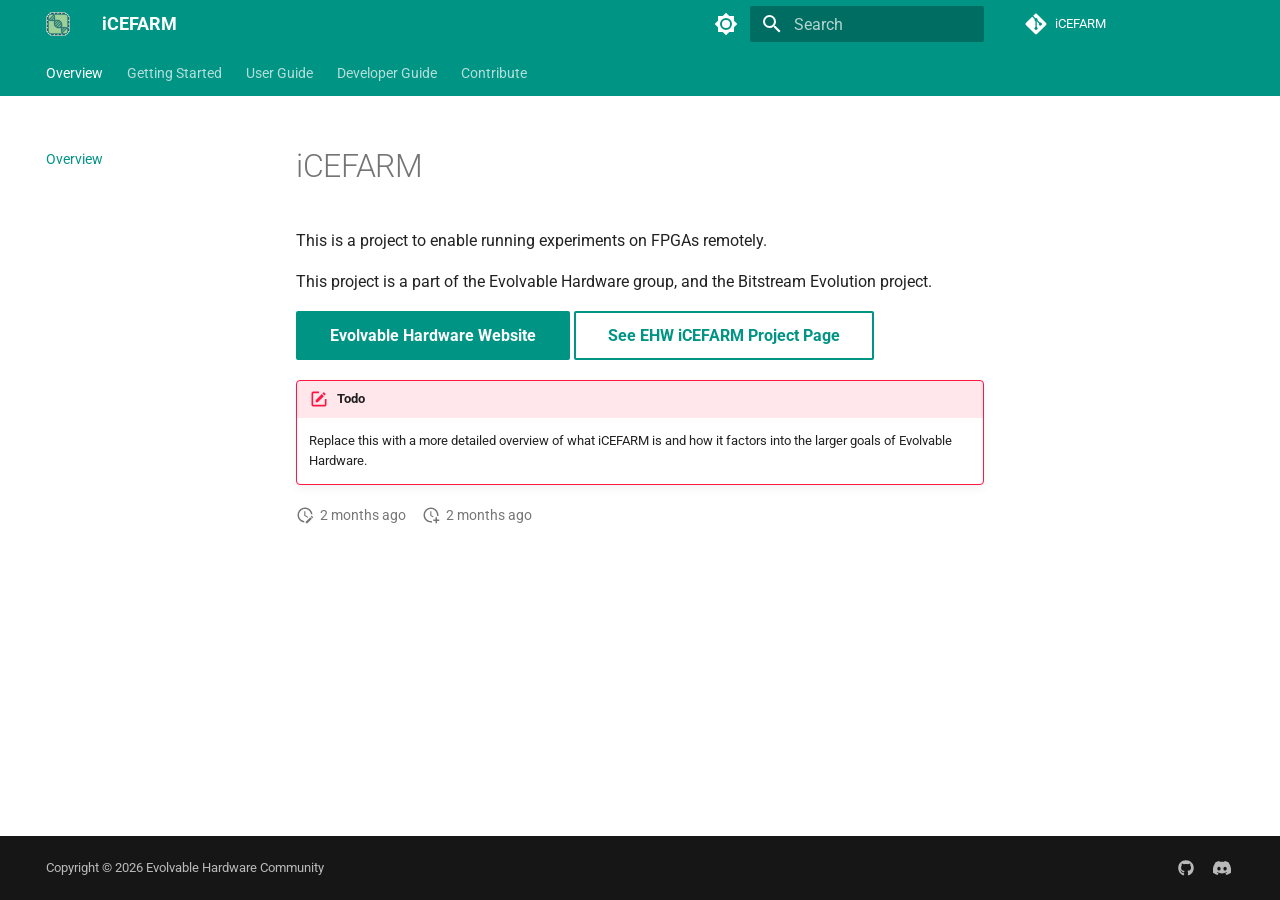
<file: index.html>
<!doctype html><html lang=en class=no-js> <head><meta charset=utf-8><meta name=viewport content="width=device-width,initial-scale=1"><meta name=description content="A tool to run evolution experiments on multiple ice40 FPGAs. (Currently only support pico2ice boards.)"><meta name=author content="Evolvable Hardware Community"><link href=getting_started/ rel=next><link rel=icon href=assets/favicon.png><meta name=generator content="mkdocs-1.6.1, mkdocs-material-9.7.7"><title>iCEFARM</title><link rel=stylesheet href=assets/stylesheets/main.ec1eaa64.min.css><link rel=stylesheet href=assets/stylesheets/palette.ab4e12ef.min.css><link rel=preconnect href=https://fonts.gstatic.com crossorigin><link rel=stylesheet href="https://fonts.googleapis.com/css?family=Roboto:300,300i,400,400i,700,700i%7CRoboto+Mono:400,400i,700,700i&display=fallback"><style>:root{--md-text-font:"Roboto";--md-code-font:"Roboto Mono"}</style><link rel=stylesheet href=css/timeago.css><link rel=stylesheet href=stylesheets/extra.css><script>__md_scope=new URL(".",location),__md_hash=e=>[...e].reduce(((e,_)=>(e<<5)-e+_.charCodeAt(0)),0),__md_get=(e,_=localStorage,t=__md_scope)=>JSON.parse(_.getItem(t.pathname+"."+e)),__md_set=(e,_,t=localStorage,a=__md_scope)=>{try{t.setItem(a.pathname+"."+e,JSON.stringify(_))}catch(e){}}</script></head> <body dir=ltr data-md-color-scheme=default data-md-color-primary=teal data-md-color-accent=teal> <input class=md-toggle data-md-toggle=drawer type=checkbox id=__drawer autocomplete=off> <input class=md-toggle data-md-toggle=search type=checkbox id=__search autocomplete=off> <label class=md-overlay for=__drawer></label> <div data-md-component=skip> <a href=#icefarm class=md-skip> Skip to content </a> </div> <div data-md-component=announce> </div> <header class=md-header data-md-component=header> <nav class="md-header__inner md-grid" aria-label=Header> <a href=. title=iCEFARM class="md-header__button md-logo" aria-label=iCEFARM data-md-component=logo> <img src=assets/favicon.png alt=logo> </a> <label class="md-header__button md-icon" for=__drawer> <svg xmlns=http://www.w3.org/2000/svg viewbox="0 0 24 24"><path d="M3 6h18v2H3zm0 5h18v2H3zm0 5h18v2H3z"/></svg> </label> <div class=md-header__title data-md-component=header-title> <div class=md-header__ellipsis> <div class=md-header__topic> <span class=md-ellipsis> iCEFARM </span> </div> <div class=md-header__topic data-md-component=header-topic> <span class=md-ellipsis> Overview </span> </div> </div> </div> <form class=md-header__option data-md-component=palette> <input class=md-option data-md-color-media data-md-color-scheme=default data-md-color-primary=teal data-md-color-accent=teal aria-label="Switch to dark mode" type=radio name=__palette id=__palette_0> <label class="md-header__button md-icon" title="Switch to dark mode" for=__palette_1 hidden> <svg xmlns=http://www.w3.org/2000/svg viewbox="0 0 24 24"><path d="M12 8a4 4 0 0 0-4 4 4 4 0 0 0 4 4 4 4 0 0 0 4-4 4 4 0 0 0-4-4m0 10a6 6 0 0 1-6-6 6 6 0 0 1 6-6 6 6 0 0 1 6 6 6 6 0 0 1-6 6m8-9.31V4h-4.69L12 .69 8.69 4H4v4.69L.69 12 4 15.31V20h4.69L12 23.31 15.31 20H20v-4.69L23.31 12z"/></svg> </label> <input class=md-option data-md-color-media data-md-color-scheme=slate data-md-color-primary=teal data-md-color-accent=teal aria-label="Switch to light mode" type=radio name=__palette id=__palette_1> <label class="md-header__button md-icon" title="Switch to light mode" for=__palette_0 hidden> <svg xmlns=http://www.w3.org/2000/svg viewbox="0 0 24 24"><path d="M12 18c-.89 0-1.74-.2-2.5-.55C11.56 16.5 13 14.42 13 12s-1.44-4.5-3.5-5.45C10.26 6.2 11.11 6 12 6a6 6 0 0 1 6 6 6 6 0 0 1-6 6m8-9.31V4h-4.69L12 .69 8.69 4H4v4.69L.69 12 4 15.31V20h4.69L12 23.31 15.31 20H20v-4.69L23.31 12z"/></svg> </label> </form> <script>var palette=__md_get("__palette");if(palette&&palette.color){if("(prefers-color-scheme)"===palette.color.media){var media=matchMedia("(prefers-color-scheme: light)"),input=document.querySelector(media.matches?"[data-md-color-media='(prefers-color-scheme: light)']":"[data-md-color-media='(prefers-color-scheme: dark)']");palette.color.media=input.getAttribute("data-md-color-media"),palette.color.scheme=input.getAttribute("data-md-color-scheme"),palette.color.primary=input.getAttribute("data-md-color-primary"),palette.color.accent=input.getAttribute("data-md-color-accent")}for(var[key,value]of Object.entries(palette.color))document.body.setAttribute("data-md-color-"+key,value)}</script> <label class="md-header__button md-icon" for=__search> <svg xmlns=http://www.w3.org/2000/svg viewbox="0 0 24 24"><path d="M9.5 3A6.5 6.5 0 0 1 16 9.5c0 1.61-.59 3.09-1.56 4.23l.27.27h.79l5 5-1.5 1.5-5-5v-.79l-.27-.27A6.52 6.52 0 0 1 9.5 16 6.5 6.5 0 0 1 3 9.5 6.5 6.5 0 0 1 9.5 3m0 2C7 5 5 7 5 9.5S7 14 9.5 14 14 12 14 9.5 12 5 9.5 5"/></svg> </label> <div class=md-search data-md-component=search role=dialog> <label class=md-search__overlay for=__search></label> <div class=md-search__inner role=search> <form class=md-search__form name=search> <input type=text class=md-search__input name=query aria-label=Search placeholder=Search autocapitalize=off autocorrect=off autocomplete=off spellcheck=false data-md-component=search-query required> <label class="md-search__icon md-icon" for=__search> <svg xmlns=http://www.w3.org/2000/svg viewbox="0 0 24 24"><path d="M9.5 3A6.5 6.5 0 0 1 16 9.5c0 1.61-.59 3.09-1.56 4.23l.27.27h.79l5 5-1.5 1.5-5-5v-.79l-.27-.27A6.52 6.52 0 0 1 9.5 16 6.5 6.5 0 0 1 3 9.5 6.5 6.5 0 0 1 9.5 3m0 2C7 5 5 7 5 9.5S7 14 9.5 14 14 12 14 9.5 12 5 9.5 5"/></svg> <svg xmlns=http://www.w3.org/2000/svg viewbox="0 0 24 24"><path d="M20 11v2H8l5.5 5.5-1.42 1.42L4.16 12l7.92-7.92L13.5 5.5 8 11z"/></svg> </label> <nav class=md-search__options aria-label=Search> <a href=javascript:void(0) class="md-search__icon md-icon" title=Share aria-label=Share data-clipboard data-clipboard-text data-md-component=search-share tabindex=-1> <svg xmlns=http://www.w3.org/2000/svg viewbox="0 0 24 24"><path d="M18 16.08c-.76 0-1.44.3-1.96.77L8.91 12.7c.05-.23.09-.46.09-.7s-.04-.47-.09-.7l7.05-4.11c.54.5 1.25.81 2.04.81a3 3 0 0 0 3-3 3 3 0 0 0-3-3 3 3 0 0 0-3 3c0 .24.04.47.09.7L8.04 9.81C7.5 9.31 6.79 9 6 9a3 3 0 0 0-3 3 3 3 0 0 0 3 3c.79 0 1.5-.31 2.04-.81l7.12 4.15c-.05.21-.08.43-.08.66 0 1.61 1.31 2.91 2.92 2.91s2.92-1.3 2.92-2.91A2.92 2.92 0 0 0 18 16.08"/></svg> </a> <button type=reset class="md-search__icon md-icon" title=Clear aria-label=Clear tabindex=-1> <svg xmlns=http://www.w3.org/2000/svg viewbox="0 0 24 24"><path d="M19 6.41 17.59 5 12 10.59 6.41 5 5 6.41 10.59 12 5 17.59 6.41 19 12 13.41 17.59 19 19 17.59 13.41 12z"/></svg> </button> </nav> <div class=md-search__suggest data-md-component=search-suggest></div> </form> <div class=md-search__output> <div class=md-search__scrollwrap tabindex=0 data-md-scrollfix> <div class=md-search-result data-md-component=search-result> <div class=md-search-result__meta> Initializing search </div> <ol class=md-search-result__list role=presentation></ol> </div> </div> </div> </div> </div> <div class=md-header__source> <a href=https://github.com/evolvablehardware/iCEFARM title="Go to repository" class=md-source data-md-component=source> <div class="md-source__icon md-icon"> <svg xmlns=http://www.w3.org/2000/svg viewbox="0 0 448 512"><!-- Font Awesome Free 7.1.0 by @fontawesome - https://fontawesome.com License - https://fontawesome.com/license/free (Icons: CC BY 4.0, Fonts: SIL OFL 1.1, Code: MIT License) Copyright 2025 Fonticons, Inc.--><path d="M439.6 236.1 244 40.5c-5.4-5.5-12.8-8.5-20.4-8.5s-15 3-20.4 8.4L162.5 81l51.5 51.5c27.1-9.1 52.7 16.8 43.4 43.7l49.7 49.7c34.2-11.8 61.2 31 35.5 56.7-26.5 26.5-70.2-2.9-56-37.3L240.3 199v121.9c25.3 12.5 22.3 41.8 9.1 55-6.4 6.4-15.2 10.1-24.3 10.1s-17.8-3.6-24.3-10.1c-17.6-17.6-11.1-46.9 11.2-56v-123c-20.8-8.5-24.6-30.7-18.6-45L142.6 101 8.5 235.1C3 240.6 0 247.9 0 255.5s3 15 8.5 20.4l195.6 195.7c5.4 5.4 12.7 8.4 20.4 8.4s15-3 20.4-8.4l194.7-194.7c5.4-5.4 8.4-12.8 8.4-20.4s-3-15-8.4-20.4"/></svg> </div> <div class=md-source__repository> iCEFARM </div> </a> </div> </nav> </header> <div class=md-container data-md-component=container> <nav class=md-tabs aria-label=Tabs data-md-component=tabs> <div class=md-grid> <ul class=md-tabs__list> <li class="md-tabs__item md-tabs__item--active"> <a href=. class=md-tabs__link> Overview </a> </li> <li class=md-tabs__item> <a href=getting_started/ class=md-tabs__link> Getting Started </a> </li> <li class=md-tabs__item> <a href=User_Guide/ class=md-tabs__link> User Guide </a> </li> <li class=md-tabs__item> <a href=Developer_Guide/ class=md-tabs__link> Developer Guide </a> </li> <li class=md-tabs__item> <a href=Contributing/ class=md-tabs__link> Contribute </a> </li> </ul> </div> </nav> <main class=md-main data-md-component=main> <div class="md-main__inner md-grid"> <div class="md-sidebar md-sidebar--primary" data-md-component=sidebar data-md-type=navigation> <div class=md-sidebar__scrollwrap> <div class=md-sidebar__inner> <nav class="md-nav md-nav--primary md-nav--lifted" aria-label=Navigation data-md-level=0> <label class=md-nav__title for=__drawer> <a href=. title=iCEFARM class="md-nav__button md-logo" aria-label=iCEFARM data-md-component=logo> <img src=assets/favicon.png alt=logo> </a> iCEFARM </label> <div class=md-nav__source> <a href=https://github.com/evolvablehardware/iCEFARM title="Go to repository" class=md-source data-md-component=source> <div class="md-source__icon md-icon"> <svg xmlns=http://www.w3.org/2000/svg viewbox="0 0 448 512"><!-- Font Awesome Free 7.1.0 by @fontawesome - https://fontawesome.com License - https://fontawesome.com/license/free (Icons: CC BY 4.0, Fonts: SIL OFL 1.1, Code: MIT License) Copyright 2025 Fonticons, Inc.--><path d="M439.6 236.1 244 40.5c-5.4-5.5-12.8-8.5-20.4-8.5s-15 3-20.4 8.4L162.5 81l51.5 51.5c27.1-9.1 52.7 16.8 43.4 43.7l49.7 49.7c34.2-11.8 61.2 31 35.5 56.7-26.5 26.5-70.2-2.9-56-37.3L240.3 199v121.9c25.3 12.5 22.3 41.8 9.1 55-6.4 6.4-15.2 10.1-24.3 10.1s-17.8-3.6-24.3-10.1c-17.6-17.6-11.1-46.9 11.2-56v-123c-20.8-8.5-24.6-30.7-18.6-45L142.6 101 8.5 235.1C3 240.6 0 247.9 0 255.5s3 15 8.5 20.4l195.6 195.7c5.4 5.4 12.7 8.4 20.4 8.4s15-3 20.4-8.4l194.7-194.7c5.4-5.4 8.4-12.8 8.4-20.4s-3-15-8.4-20.4"/></svg> </div> <div class=md-source__repository> iCEFARM </div> </a> </div> <ul class=md-nav__list data-md-scrollfix> <li class="md-nav__item md-nav__item--active"> <input class="md-nav__toggle md-toggle" type=checkbox id=__toc> <a href=. class="md-nav__link md-nav__link--active"> <span class=md-ellipsis> Overview </span> </a> </li> <li class=md-nav__item> <a href=getting_started/ class=md-nav__link> <span class=md-ellipsis> Getting Started </span> </a> </li> <li class="md-nav__item md-nav__item--nested"> <input class="md-nav__toggle md-toggle " type=checkbox id=__nav_3> <div class="md-nav__link md-nav__container"> <a href=User_Guide/ class="md-nav__link "> <span class=md-ellipsis> User Guide </span> </a> <label class="md-nav__link " for=__nav_3 id=__nav_3_label tabindex=0> <span class="md-nav__icon md-icon"></span> </label> </div> <nav class=md-nav data-md-level=1 aria-labelledby=__nav_3_label aria-expanded=false> <label class=md-nav__title for=__nav_3> <span class="md-nav__icon md-icon"></span> User Guide </label> <ul class=md-nav__list data-md-scrollfix> <li class=md-nav__item> <a href=User_Guide/overview/ class=md-nav__link> <span class=md-ellipsis> Overview </span> </a> </li> <li class=md-nav__item> <a href=User_Guide/distribution/ class=md-nav__link> <span class=md-ellipsis> Distribution </span> </a> </li> </ul> </nav> </li> <li class="md-nav__item md-nav__item--nested"> <input class="md-nav__toggle md-toggle " type=checkbox id=__nav_4> <div class="md-nav__link md-nav__container"> <a href=Developer_Guide/ class="md-nav__link "> <span class=md-ellipsis> Developer Guide </span> </a> <label class="md-nav__link " for=__nav_4 id=__nav_4_label tabindex=0> <span class="md-nav__icon md-icon"></span> </label> </div> <nav class=md-nav data-md-level=1 aria-labelledby=__nav_4_label aria-expanded=false> <label class=md-nav__title for=__nav_4> <span class="md-nav__icon md-icon"></span> Developer Guide </label> <ul class=md-nav__list data-md-scrollfix> <li class=md-nav__item> <a href=Developer_Guide/development_setup/ class=md-nav__link> <span class=md-ellipsis> Local Development Setup </span> </a> </li> <li class=md-nav__item> <a href=Developer_Guide/communication/ class=md-nav__link> <span class=md-ellipsis> Communication Protocol </span> </a> </li> <li class=md-nav__item> <a href=Developer_Guide/states/ class=md-nav__link> <span class=md-ellipsis> Device State Information </span> </a> </li> <li class="md-nav__item md-nav__item--nested"> <input class="md-nav__toggle md-toggle " type=checkbox id=__nav_4_5> <div class="md-nav__link md-nav__container"> <a href=Developer_Guide/API/ class="md-nav__link "> <span class=md-ellipsis> API </span> </a> </div> <nav class=md-nav data-md-level=2 aria-labelledby=__nav_4_5_label aria-expanded=false> <label class=md-nav__title for=__nav_4_5> <span class="md-nav__icon md-icon"></span> API </label> <ul class=md-nav__list data-md-scrollfix> </ul> </nav> </li> </ul> </nav> </li> <li class="md-nav__item md-nav__item--nested"> <input class="md-nav__toggle md-toggle " type=checkbox id=__nav_5> <div class="md-nav__link md-nav__container"> <a href=Contributing/ class="md-nav__link "> <span class=md-ellipsis> Contribute </span> </a> <label class="md-nav__link " for=__nav_5 id=__nav_5_label tabindex=0> <span class="md-nav__icon md-icon"></span> </label> </div> <nav class=md-nav data-md-level=1 aria-labelledby=__nav_5_label aria-expanded=false> <label class=md-nav__title for=__nav_5> <span class="md-nav__icon md-icon"></span> Contribute </label> <ul class=md-nav__list data-md-scrollfix> <li class=md-nav__item> <a href=Contributing/editing_website/ class=md-nav__link> <span class=md-ellipsis> Editing This Website </span> </a> </li> </ul> </nav> </li> </ul> </nav> </div> </div> </div> <div class="md-sidebar md-sidebar--secondary" data-md-component=sidebar data-md-type=toc> <div class=md-sidebar__scrollwrap> <div class=md-sidebar__inner> <nav class="md-nav md-nav--secondary" aria-label="Table of contents"> </nav> </div> </div> </div> <div class=md-content data-md-component=content> <article class="md-content__inner md-typeset"> <h1 id=icefarm>iCEFARM<a class=headerlink href=#icefarm title="Permanent link">&para;</a></h1> <p>This is a project to enable running experiments on FPGAs remotely.</p> <p>This project is a part of the Evolvable Hardware group, and the Bitstream Evolution project.</p> <p><a class="md-button md-button--primary" href=https://evolvablehardware.github.io>Evolvable Hardware Website</a> <a href=https://evolvablehardware.github.io/projects/icefarm/ class="md-button md-button--seccondary">See EHW iCEFARM Project Page</a></p> <div class="admonition todo"> <p class=admonition-title>Todo</p> <p>Replace this with a more detailed overview of what iCEFARM is and how it factors into the larger goals of Evolvable Hardware.</p> </div> <aside class=md-source-file> <span class=md-source-file__fact> <span class=md-icon title="Last update"> <svg xmlns=http://www.w3.org/2000/svg viewbox="0 0 24 24"><path d="M21 13.1c-.1 0-.3.1-.4.2l-1 1 2.1 2.1 1-1c.2-.2.2-.6 0-.8l-1.3-1.3c-.1-.1-.2-.2-.4-.2m-1.9 1.8-6.1 6V23h2.1l6.1-6.1zM12.5 7v5.2l4 2.4-1 1L11 13V7zM11 21.9c-5.1-.5-9-4.8-9-9.9C2 6.5 6.5 2 12 2c5.3 0 9.6 4.1 10 9.3-.3-.1-.6-.2-1-.2s-.7.1-1 .2C19.6 7.2 16.2 4 12 4c-4.4 0-8 3.6-8 8 0 4.1 3.1 7.5 7.1 7.9l-.1.2z"/></svg> </span> <span class="git-revision-date-localized-plugin git-revision-date-localized-plugin-timeago" title="September 21, 2026 18:52:41 UTC"><span class=timeago datetime=2026-09-21T18:52:41+00:00 locale=en></span></span><span class="git-revision-date-localized-plugin git-revision-date-localized-plugin-iso_date" title="September 21, 2026 18:52:41 UTC">2026-09-21</span> </span> <span class=md-source-file__fact> <span class=md-icon title=Created> <svg xmlns=http://www.w3.org/2000/svg viewbox="0 0 24 24"><path d="M14.47 15.08 11 13V7h1.5v5.25l3.08 1.83c-.41.28-.79.62-1.11 1m-1.39 4.84c-.36.05-.71.08-1.08.08-4.42 0-8-3.58-8-8s3.58-8 8-8 8 3.58 8 8c0 .37-.03.72-.08 1.08.69.1 1.33.32 1.92.64.1-.56.16-1.13.16-1.72 0-5.5-4.5-10-10-10S2 6.5 2 12s4.47 10 10 10c.59 0 1.16-.06 1.72-.16-.32-.59-.54-1.23-.64-1.92M18 15v3h-3v2h3v3h2v-3h3v-2h-3v-3z"/></svg> </span> <span class="git-revision-date-localized-plugin git-revision-date-localized-plugin-timeago" title="September 21, 2026 18:52:41 UTC"><span class=timeago datetime=2026-09-21T18:52:41+00:00 locale=en></span></span><span class="git-revision-date-localized-plugin git-revision-date-localized-plugin-iso_date" title="September 21, 2026 18:52:41 UTC">2026-09-21</span> </span> </aside> </article> </div> <script>var tabs=__md_get("__tabs");if(Array.isArray(tabs))e:for(var set of document.querySelectorAll(".tabbed-set")){var labels=set.querySelector(".tabbed-labels");for(var tab of tabs)for(var label of labels.getElementsByTagName("label"))if(label.innerText.trim()===tab){var input=document.getElementById(label.htmlFor);input.checked=!0;continue e}}</script> <script>var target=document.getElementById(location.hash.slice(1));target&&target.name&&(target.checked=target.name.startsWith("__tabbed_"))</script> </div> </main> <footer class=md-footer> <div class="md-footer-meta md-typeset"> <div class="md-footer-meta__inner md-grid"> <div class=md-copyright> <div class=md-copyright__highlight> Copyright &copy; 2026 Evolvable Hardware Community </div> </div> <div class=md-social> <a href=https://github.com/evolvablehardware/iCEFARM target=_blank rel=noopener title="Evolvable Hardware GitHub" class=md-social__link> <svg xmlns=http://www.w3.org/2000/svg viewbox="0 0 512 512"><!-- Font Awesome Free 7.1.0 by @fontawesome - https://fontawesome.com License - https://fontawesome.com/license/free (Icons: CC BY 4.0, Fonts: SIL OFL 1.1, Code: MIT License) Copyright 2025 Fonticons, Inc.--><path d="M173.9 397.4c0 2-2.3 3.6-5.2 3.6-3.3.3-5.6-1.3-5.6-3.6 0-2 2.3-3.6 5.2-3.6 3-.3 5.6 1.3 5.6 3.6m-31.1-4.5c-.7 2 1.3 4.3 4.3 4.9 2.6 1 5.6 0 6.2-2s-1.3-4.3-4.3-5.2c-2.6-.7-5.5.3-6.2 2.3m44.2-1.7c-2.9.7-4.9 2.6-4.6 4.9.3 2 2.9 3.3 5.9 2.6 2.9-.7 4.9-2.6 4.6-4.6-.3-1.9-3-3.2-5.9-2.9M252.8 8C114.1 8 8 113.3 8 252c0 110.9 69.8 205.8 169.5 239.2 12.8 2.3 17.3-5.6 17.3-12.1 0-6.2-.3-40.4-.3-61.4 0 0-70 15-84.7-29.8 0 0-11.4-29.1-27.8-36.6 0 0-22.9-15.7 1.6-15.4 0 0 24.9 2 38.6 25.8 21.9 38.6 58.6 27.5 72.9 20.9 2.3-16 8.8-27.1 16-33.7-55.9-6.2-112.3-14.3-112.3-110.5 0-27.5 7.6-41.3 23.6-58.9-2.6-6.5-11.1-33.3 2.6-67.9 20.9-6.5 69 27 69 27 20-5.6 41.5-8.5 62.8-8.5s42.8 2.9 62.8 8.5c0 0 48.1-33.6 69-27 13.7 34.7 5.2 61.4 2.6 67.9 16 17.7 25.8 31.5 25.8 58.9 0 96.5-58.9 104.2-114.8 110.5 9.2 7.9 17 22.9 17 46.4 0 33.7-.3 75.4-.3 83.6 0 6.5 4.6 14.4 17.3 12.1C436.2 457.8 504 362.9 504 252 504 113.3 391.5 8 252.8 8M105.2 352.9c-1.3 1-1 3.3.7 5.2 1.6 1.6 3.9 2.3 5.2 1 1.3-1 1-3.3-.7-5.2-1.6-1.6-3.9-2.3-5.2-1m-10.8-8.1c-.7 1.3.3 2.9 2.3 3.9 1.6 1 3.6.7 4.3-.7.7-1.3-.3-2.9-2.3-3.9-2-.6-3.6-.3-4.3.7m32.4 35.6c-1.6 1.3-1 4.3 1.3 6.2 2.3 2.3 5.2 2.6 6.5 1 1.3-1.3.7-4.3-1.3-6.2-2.2-2.3-5.2-2.6-6.5-1m-11.4-14.7c-1.6 1-1.6 3.6 0 5.9s4.3 3.3 5.6 2.3c1.6-1.3 1.6-3.9 0-6.2-1.4-2.3-4-3.3-5.6-2"/></svg> </a> <a href=https://discord.gg/q7xKAfKm6m target=_blank rel=noopener title="Join the EHW Discord!" class=md-social__link> <svg xmlns=http://www.w3.org/2000/svg viewbox="0 0 576 512"><!-- Font Awesome Free 7.1.0 by @fontawesome - https://fontawesome.com License - https://fontawesome.com/license/free (Icons: CC BY 4.0, Fonts: SIL OFL 1.1, Code: MIT License) Copyright 2025 Fonticons, Inc.--><path d="M492.5 69.8c-.2-.3-.4-.6-.8-.7-38.1-17.5-78.4-30-119.7-37.1-.4-.1-.8 0-1.1.1s-.6.4-.8.8c-5.5 9.9-10.5 20.2-14.9 30.6-44.6-6.8-89.9-6.8-134.4 0-4.5-10.5-9.5-20.7-15.1-30.6-.2-.3-.5-.6-.8-.8s-.7-.2-1.1-.2C162.5 39 122.2 51.5 84.1 69c-.3.1-.6.4-.8.7C7.1 183.5-13.8 294.6-3.6 404.2c0 .3.1.5.2.8s.3.4.5.6c44.4 32.9 94 58 146.8 74.2.4.1.8.1 1.1 0s.7-.4.9-.7c11.3-15.4 21.4-31.8 30-48.8.1-.2.2-.5.2-.8s0-.5-.1-.8-.2-.5-.4-.6-.4-.3-.7-.4c-15.8-6.1-31.2-13.4-45.9-21.9-.3-.2-.5-.4-.7-.6s-.3-.6-.3-.9 0-.6.2-.9.3-.5.6-.7c3.1-2.3 6.2-4.7 9.1-7.1.3-.2.6-.4.9-.4s.7 0 1 .1c96.2 43.9 200.4 43.9 295.5 0 .3-.1.7-.2 1-.2s.7.2.9.4c2.9 2.4 6 4.9 9.1 7.2.2.2.4.4.6.7s.2.6.2.9-.1.6-.3.9-.4.5-.6.6c-14.7 8.6-30 15.9-45.9 21.8-.2.1-.5.2-.7.4s-.3.4-.4.7-.1.5-.1.8.1.5.2.8c8.8 17 18.8 33.3 30 48.8.2.3.6.6.9.7s.8.1 1.1 0c52.9-16.2 102.6-41.3 147.1-74.2.2-.2.4-.4.5-.6s.2-.5.2-.8c12.3-126.8-20.5-236.9-86.9-334.5zm-302 267.7c-29 0-52.8-26.6-52.8-59.2s23.4-59.2 52.8-59.2c29.7 0 53.3 26.8 52.8 59.2 0 32.7-23.4 59.2-52.8 59.2m195.4 0c-29 0-52.8-26.6-52.8-59.2s23.4-59.2 52.8-59.2c29.7 0 53.3 26.8 52.8 59.2 0 32.7-23.2 59.2-52.8 59.2"/></svg> </a> </div> </div> </div> </footer> </div> <div class=md-dialog data-md-component=dialog> <div class="md-dialog__inner md-typeset"></div> </div> <script id=__config type=application/json>{"annotate": null, "base": ".", "features": ["navigation.tabs", "toc.follow", "navigation.indexes", "navigation.instant", "navigation.path", "search.highlight", "search.share", "search.suggest", "content.code.annotate", "content.code.copy", "content.tabs.link"], "search": "assets/javascripts/workers/search.2c215733.min.js", "tags": null, "translations": {"clipboard.copied": "Copied to clipboard", "clipboard.copy": "Copy to clipboard", "search.result.more.one": "1 more on this page", "search.result.more.other": "# more on this page", "search.result.none": "No matching documents", "search.result.one": "1 matching document", "search.result.other": "# matching documents", "search.result.placeholder": "Type to start searching", "search.result.term.missing": "Missing", "select.version": "Select version"}, "version": null}</script> <script src=assets/javascripts/bundle.d7400e89.min.js></script> <script src=js/timeago.min.js></script> <script src=js/timeago_mkdocs_material.js></script> </body> </html>
</file>
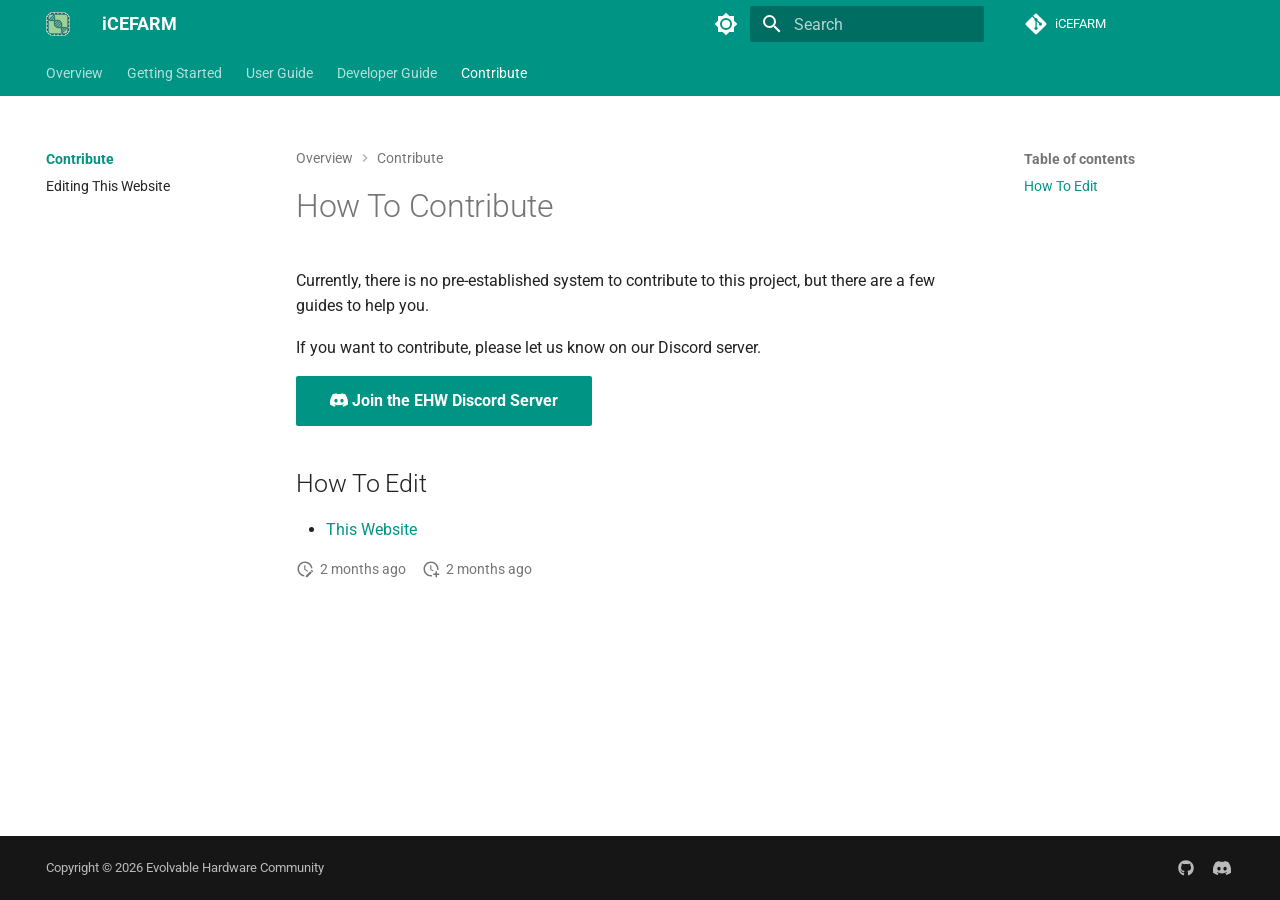
<file: Contributing/index.html>
<!doctype html><html lang=en class=no-js> <head><meta charset=utf-8><meta name=viewport content="width=device-width,initial-scale=1"><meta name=description content="A tool to run evolution experiments on multiple ice40 FPGAs. (Currently only support pico2ice boards.)"><meta name=author content="Evolvable Hardware Community"><link href=../Developer_Guide/API/ rel=prev><link href=editing_website/ rel=next><link rel=icon href=../assets/favicon.png><meta name=generator content="mkdocs-1.6.1, mkdocs-material-9.7.7"><title>Overview - iCEFARM</title><link rel=stylesheet href=../assets/stylesheets/main.ec1eaa64.min.css><link rel=stylesheet href=../assets/stylesheets/palette.ab4e12ef.min.css><link rel=preconnect href=https://fonts.gstatic.com crossorigin><link rel=stylesheet href="https://fonts.googleapis.com/css?family=Roboto:300,300i,400,400i,700,700i%7CRoboto+Mono:400,400i,700,700i&display=fallback"><style>:root{--md-text-font:"Roboto";--md-code-font:"Roboto Mono"}</style><link rel=stylesheet href=../css/timeago.css><link rel=stylesheet href=../stylesheets/extra.css><script>__md_scope=new URL("..",location),__md_hash=e=>[...e].reduce(((e,_)=>(e<<5)-e+_.charCodeAt(0)),0),__md_get=(e,_=localStorage,t=__md_scope)=>JSON.parse(_.getItem(t.pathname+"."+e)),__md_set=(e,_,t=localStorage,a=__md_scope)=>{try{t.setItem(a.pathname+"."+e,JSON.stringify(_))}catch(e){}}</script></head> <body dir=ltr data-md-color-scheme=default data-md-color-primary=teal data-md-color-accent=teal> <input class=md-toggle data-md-toggle=drawer type=checkbox id=__drawer autocomplete=off> <input class=md-toggle data-md-toggle=search type=checkbox id=__search autocomplete=off> <label class=md-overlay for=__drawer></label> <div data-md-component=skip> <a href=#how-to-contribute class=md-skip> Skip to content </a> </div> <div data-md-component=announce> </div> <header class=md-header data-md-component=header> <nav class="md-header__inner md-grid" aria-label=Header> <a href=.. title=iCEFARM class="md-header__button md-logo" aria-label=iCEFARM data-md-component=logo> <img src=../assets/favicon.png alt=logo> </a> <label class="md-header__button md-icon" for=__drawer> <svg xmlns=http://www.w3.org/2000/svg viewbox="0 0 24 24"><path d="M3 6h18v2H3zm0 5h18v2H3zm0 5h18v2H3z"/></svg> </label> <div class=md-header__title data-md-component=header-title> <div class=md-header__ellipsis> <div class=md-header__topic> <span class=md-ellipsis> iCEFARM </span> </div> <div class=md-header__topic data-md-component=header-topic> <span class=md-ellipsis> Overview </span> </div> </div> </div> <form class=md-header__option data-md-component=palette> <input class=md-option data-md-color-media data-md-color-scheme=default data-md-color-primary=teal data-md-color-accent=teal aria-label="Switch to dark mode" type=radio name=__palette id=__palette_0> <label class="md-header__button md-icon" title="Switch to dark mode" for=__palette_1 hidden> <svg xmlns=http://www.w3.org/2000/svg viewbox="0 0 24 24"><path d="M12 8a4 4 0 0 0-4 4 4 4 0 0 0 4 4 4 4 0 0 0 4-4 4 4 0 0 0-4-4m0 10a6 6 0 0 1-6-6 6 6 0 0 1 6-6 6 6 0 0 1 6 6 6 6 0 0 1-6 6m8-9.31V4h-4.69L12 .69 8.69 4H4v4.69L.69 12 4 15.31V20h4.69L12 23.31 15.31 20H20v-4.69L23.31 12z"/></svg> </label> <input class=md-option data-md-color-media data-md-color-scheme=slate data-md-color-primary=teal data-md-color-accent=teal aria-label="Switch to light mode" type=radio name=__palette id=__palette_1> <label class="md-header__button md-icon" title="Switch to light mode" for=__palette_0 hidden> <svg xmlns=http://www.w3.org/2000/svg viewbox="0 0 24 24"><path d="M12 18c-.89 0-1.74-.2-2.5-.55C11.56 16.5 13 14.42 13 12s-1.44-4.5-3.5-5.45C10.26 6.2 11.11 6 12 6a6 6 0 0 1 6 6 6 6 0 0 1-6 6m8-9.31V4h-4.69L12 .69 8.69 4H4v4.69L.69 12 4 15.31V20h4.69L12 23.31 15.31 20H20v-4.69L23.31 12z"/></svg> </label> </form> <script>var palette=__md_get("__palette");if(palette&&palette.color){if("(prefers-color-scheme)"===palette.color.media){var media=matchMedia("(prefers-color-scheme: light)"),input=document.querySelector(media.matches?"[data-md-color-media='(prefers-color-scheme: light)']":"[data-md-color-media='(prefers-color-scheme: dark)']");palette.color.media=input.getAttribute("data-md-color-media"),palette.color.scheme=input.getAttribute("data-md-color-scheme"),palette.color.primary=input.getAttribute("data-md-color-primary"),palette.color.accent=input.getAttribute("data-md-color-accent")}for(var[key,value]of Object.entries(palette.color))document.body.setAttribute("data-md-color-"+key,value)}</script> <label class="md-header__button md-icon" for=__search> <svg xmlns=http://www.w3.org/2000/svg viewbox="0 0 24 24"><path d="M9.5 3A6.5 6.5 0 0 1 16 9.5c0 1.61-.59 3.09-1.56 4.23l.27.27h.79l5 5-1.5 1.5-5-5v-.79l-.27-.27A6.52 6.52 0 0 1 9.5 16 6.5 6.5 0 0 1 3 9.5 6.5 6.5 0 0 1 9.5 3m0 2C7 5 5 7 5 9.5S7 14 9.5 14 14 12 14 9.5 12 5 9.5 5"/></svg> </label> <div class=md-search data-md-component=search role=dialog> <label class=md-search__overlay for=__search></label> <div class=md-search__inner role=search> <form class=md-search__form name=search> <input type=text class=md-search__input name=query aria-label=Search placeholder=Search autocapitalize=off autocorrect=off autocomplete=off spellcheck=false data-md-component=search-query required> <label class="md-search__icon md-icon" for=__search> <svg xmlns=http://www.w3.org/2000/svg viewbox="0 0 24 24"><path d="M9.5 3A6.5 6.5 0 0 1 16 9.5c0 1.61-.59 3.09-1.56 4.23l.27.27h.79l5 5-1.5 1.5-5-5v-.79l-.27-.27A6.52 6.52 0 0 1 9.5 16 6.5 6.5 0 0 1 3 9.5 6.5 6.5 0 0 1 9.5 3m0 2C7 5 5 7 5 9.5S7 14 9.5 14 14 12 14 9.5 12 5 9.5 5"/></svg> <svg xmlns=http://www.w3.org/2000/svg viewbox="0 0 24 24"><path d="M20 11v2H8l5.5 5.5-1.42 1.42L4.16 12l7.92-7.92L13.5 5.5 8 11z"/></svg> </label> <nav class=md-search__options aria-label=Search> <a href=javascript:void(0) class="md-search__icon md-icon" title=Share aria-label=Share data-clipboard data-clipboard-text data-md-component=search-share tabindex=-1> <svg xmlns=http://www.w3.org/2000/svg viewbox="0 0 24 24"><path d="M18 16.08c-.76 0-1.44.3-1.96.77L8.91 12.7c.05-.23.09-.46.09-.7s-.04-.47-.09-.7l7.05-4.11c.54.5 1.25.81 2.04.81a3 3 0 0 0 3-3 3 3 0 0 0-3-3 3 3 0 0 0-3 3c0 .24.04.47.09.7L8.04 9.81C7.5 9.31 6.79 9 6 9a3 3 0 0 0-3 3 3 3 0 0 0 3 3c.79 0 1.5-.31 2.04-.81l7.12 4.15c-.05.21-.08.43-.08.66 0 1.61 1.31 2.91 2.92 2.91s2.92-1.3 2.92-2.91A2.92 2.92 0 0 0 18 16.08"/></svg> </a> <button type=reset class="md-search__icon md-icon" title=Clear aria-label=Clear tabindex=-1> <svg xmlns=http://www.w3.org/2000/svg viewbox="0 0 24 24"><path d="M19 6.41 17.59 5 12 10.59 6.41 5 5 6.41 10.59 12 5 17.59 6.41 19 12 13.41 17.59 19 19 17.59 13.41 12z"/></svg> </button> </nav> <div class=md-search__suggest data-md-component=search-suggest></div> </form> <div class=md-search__output> <div class=md-search__scrollwrap tabindex=0 data-md-scrollfix> <div class=md-search-result data-md-component=search-result> <div class=md-search-result__meta> Initializing search </div> <ol class=md-search-result__list role=presentation></ol> </div> </div> </div> </div> </div> <div class=md-header__source> <a href=https://github.com/evolvablehardware/iCEFARM title="Go to repository" class=md-source data-md-component=source> <div class="md-source__icon md-icon"> <svg xmlns=http://www.w3.org/2000/svg viewbox="0 0 448 512"><!-- Font Awesome Free 7.1.0 by @fontawesome - https://fontawesome.com License - https://fontawesome.com/license/free (Icons: CC BY 4.0, Fonts: SIL OFL 1.1, Code: MIT License) Copyright 2025 Fonticons, Inc.--><path d="M439.6 236.1 244 40.5c-5.4-5.5-12.8-8.5-20.4-8.5s-15 3-20.4 8.4L162.5 81l51.5 51.5c27.1-9.1 52.7 16.8 43.4 43.7l49.7 49.7c34.2-11.8 61.2 31 35.5 56.7-26.5 26.5-70.2-2.9-56-37.3L240.3 199v121.9c25.3 12.5 22.3 41.8 9.1 55-6.4 6.4-15.2 10.1-24.3 10.1s-17.8-3.6-24.3-10.1c-17.6-17.6-11.1-46.9 11.2-56v-123c-20.8-8.5-24.6-30.7-18.6-45L142.6 101 8.5 235.1C3 240.6 0 247.9 0 255.5s3 15 8.5 20.4l195.6 195.7c5.4 5.4 12.7 8.4 20.4 8.4s15-3 20.4-8.4l194.7-194.7c5.4-5.4 8.4-12.8 8.4-20.4s-3-15-8.4-20.4"/></svg> </div> <div class=md-source__repository> iCEFARM </div> </a> </div> </nav> </header> <div class=md-container data-md-component=container> <nav class=md-tabs aria-label=Tabs data-md-component=tabs> <div class=md-grid> <ul class=md-tabs__list> <li class=md-tabs__item> <a href=.. class=md-tabs__link> Overview </a> </li> <li class=md-tabs__item> <a href=../getting_started/ class=md-tabs__link> Getting Started </a> </li> <li class=md-tabs__item> <a href=../User_Guide/ class=md-tabs__link> User Guide </a> </li> <li class=md-tabs__item> <a href=../Developer_Guide/ class=md-tabs__link> Developer Guide </a> </li> <li class="md-tabs__item md-tabs__item--active"> <a href=./ class=md-tabs__link> Contribute </a> </li> </ul> </div> </nav> <main class=md-main data-md-component=main> <div class="md-main__inner md-grid"> <div class="md-sidebar md-sidebar--primary" data-md-component=sidebar data-md-type=navigation> <div class=md-sidebar__scrollwrap> <div class=md-sidebar__inner> <nav class="md-nav md-nav--primary md-nav--lifted" aria-label=Navigation data-md-level=0> <label class=md-nav__title for=__drawer> <a href=.. title=iCEFARM class="md-nav__button md-logo" aria-label=iCEFARM data-md-component=logo> <img src=../assets/favicon.png alt=logo> </a> iCEFARM </label> <div class=md-nav__source> <a href=https://github.com/evolvablehardware/iCEFARM title="Go to repository" class=md-source data-md-component=source> <div class="md-source__icon md-icon"> <svg xmlns=http://www.w3.org/2000/svg viewbox="0 0 448 512"><!-- Font Awesome Free 7.1.0 by @fontawesome - https://fontawesome.com License - https://fontawesome.com/license/free (Icons: CC BY 4.0, Fonts: SIL OFL 1.1, Code: MIT License) Copyright 2025 Fonticons, Inc.--><path d="M439.6 236.1 244 40.5c-5.4-5.5-12.8-8.5-20.4-8.5s-15 3-20.4 8.4L162.5 81l51.5 51.5c27.1-9.1 52.7 16.8 43.4 43.7l49.7 49.7c34.2-11.8 61.2 31 35.5 56.7-26.5 26.5-70.2-2.9-56-37.3L240.3 199v121.9c25.3 12.5 22.3 41.8 9.1 55-6.4 6.4-15.2 10.1-24.3 10.1s-17.8-3.6-24.3-10.1c-17.6-17.6-11.1-46.9 11.2-56v-123c-20.8-8.5-24.6-30.7-18.6-45L142.6 101 8.5 235.1C3 240.6 0 247.9 0 255.5s3 15 8.5 20.4l195.6 195.7c5.4 5.4 12.7 8.4 20.4 8.4s15-3 20.4-8.4l194.7-194.7c5.4-5.4 8.4-12.8 8.4-20.4s-3-15-8.4-20.4"/></svg> </div> <div class=md-source__repository> iCEFARM </div> </a> </div> <ul class=md-nav__list data-md-scrollfix> <li class=md-nav__item> <a href=.. class=md-nav__link> <span class=md-ellipsis> Overview </span> </a> </li> <li class=md-nav__item> <a href=../getting_started/ class=md-nav__link> <span class=md-ellipsis> Getting Started </span> </a> </li> <li class="md-nav__item md-nav__item--nested"> <input class="md-nav__toggle md-toggle " type=checkbox id=__nav_3> <div class="md-nav__link md-nav__container"> <a href=../User_Guide/ class="md-nav__link "> <span class=md-ellipsis> User Guide </span> </a> <label class="md-nav__link " for=__nav_3 id=__nav_3_label tabindex=0> <span class="md-nav__icon md-icon"></span> </label> </div> <nav class=md-nav data-md-level=1 aria-labelledby=__nav_3_label aria-expanded=false> <label class=md-nav__title for=__nav_3> <span class="md-nav__icon md-icon"></span> User Guide </label> <ul class=md-nav__list data-md-scrollfix> <li class=md-nav__item> <a href=../User_Guide/overview/ class=md-nav__link> <span class=md-ellipsis> Overview </span> </a> </li> <li class=md-nav__item> <a href=../User_Guide/distribution/ class=md-nav__link> <span class=md-ellipsis> Distribution </span> </a> </li> </ul> </nav> </li> <li class="md-nav__item md-nav__item--nested"> <input class="md-nav__toggle md-toggle " type=checkbox id=__nav_4> <div class="md-nav__link md-nav__container"> <a href=../Developer_Guide/ class="md-nav__link "> <span class=md-ellipsis> Developer Guide </span> </a> <label class="md-nav__link " for=__nav_4 id=__nav_4_label tabindex=0> <span class="md-nav__icon md-icon"></span> </label> </div> <nav class=md-nav data-md-level=1 aria-labelledby=__nav_4_label aria-expanded=false> <label class=md-nav__title for=__nav_4> <span class="md-nav__icon md-icon"></span> Developer Guide </label> <ul class=md-nav__list data-md-scrollfix> <li class=md-nav__item> <a href=../Developer_Guide/development_setup/ class=md-nav__link> <span class=md-ellipsis> Local Development Setup </span> </a> </li> <li class=md-nav__item> <a href=../Developer_Guide/communication/ class=md-nav__link> <span class=md-ellipsis> Communication Protocol </span> </a> </li> <li class=md-nav__item> <a href=../Developer_Guide/states/ class=md-nav__link> <span class=md-ellipsis> Device State Information </span> </a> </li> <li class="md-nav__item md-nav__item--nested"> <input class="md-nav__toggle md-toggle " type=checkbox id=__nav_4_5> <div class="md-nav__link md-nav__container"> <a href=../Developer_Guide/API/ class="md-nav__link "> <span class=md-ellipsis> API </span> </a> </div> <nav class=md-nav data-md-level=2 aria-labelledby=__nav_4_5_label aria-expanded=false> <label class=md-nav__title for=__nav_4_5> <span class="md-nav__icon md-icon"></span> API </label> <ul class=md-nav__list data-md-scrollfix> </ul> </nav> </li> </ul> </nav> </li> <li class="md-nav__item md-nav__item--active md-nav__item--section md-nav__item--nested"> <input class="md-nav__toggle md-toggle " type=checkbox id=__nav_5 checked> <div class="md-nav__link md-nav__container"> <a href=./ class="md-nav__link md-nav__link--active"> <span class=md-ellipsis> Contribute </span> </a> <label class="md-nav__link md-nav__link--active" for=__nav_5 id=__nav_5_label tabindex> <span class="md-nav__icon md-icon"></span> </label> </div> <nav class=md-nav data-md-level=1 aria-labelledby=__nav_5_label aria-expanded=true> <label class=md-nav__title for=__nav_5> <span class="md-nav__icon md-icon"></span> Contribute </label> <ul class=md-nav__list data-md-scrollfix> <li class=md-nav__item> <a href=editing_website/ class=md-nav__link> <span class=md-ellipsis> Editing This Website </span> </a> </li> </ul> </nav> </li> </ul> </nav> </div> </div> </div> <div class="md-sidebar md-sidebar--secondary" data-md-component=sidebar data-md-type=toc> <div class=md-sidebar__scrollwrap> <div class=md-sidebar__inner> <nav class="md-nav md-nav--secondary" aria-label="Table of contents"> <label class=md-nav__title for=__toc> <span class="md-nav__icon md-icon"></span> Table of contents </label> <ul class=md-nav__list data-md-component=toc data-md-scrollfix> <li class=md-nav__item> <a href=#how-to-edit class=md-nav__link> <span class=md-ellipsis> How To Edit </span> </a> </li> </ul> </nav> </div> </div> </div> <div class=md-content data-md-component=content> <nav class=md-path aria-label=Navigation> <ol class=md-path__list> <li class=md-path__item> <a href=.. class=md-path__link> <span class=md-ellipsis> Overview </span> </a> </li> <li class=md-path__item> <a href=./ class=md-path__link> <span class=md-ellipsis> Contribute </span> </a> </li> </ol> </nav> <article class="md-content__inner md-typeset"> <h1 id=how-to-contribute>How To Contribute<a class=headerlink href=#how-to-contribute title="Permanent link">&para;</a></h1> <p>Currently, there is no pre-established system to contribute to this project, but there are a few guides to help you.</p> <p>If you want to contribute, please let us know on our Discord server.</p> <p><a class="md-button md-button--primary" href=https://discord.gg/q7xKAfKm6m><span class=twemoji><svg xmlns=http://www.w3.org/2000/svg viewbox="0 0 24 24"><path d="M20.317 4.37a19.8 19.8 0 0 0-4.885-1.515.074.074 0 0 0-.079.037c-.21.375-.444.864-.608 1.25a18.3 18.3 0 0 0-5.487 0 13 13 0 0 0-.617-1.25.08.08 0 0 0-.079-.037A19.7 19.7 0 0 0 3.677 4.37a.1.1 0 0 0-.032.027C.533 9.046-.32 13.58.099 18.057a.08.08 0 0 0 .031.057 19.9 19.9 0 0 0 5.993 3.03.08.08 0 0 0 .084-.028c.462-.63.874-1.295 1.226-1.994a.076.076 0 0 0-.041-.106 13 13 0 0 1-1.872-.892.077.077 0 0 1-.008-.128 10 10 0 0 0 .372-.292.07.07 0 0 1 .077-.01c3.928 1.793 8.18 1.793 12.062 0a.07.07 0 0 1 .078.01c.12.098.246.198.373.292a.077.077 0 0 1-.006.127 12.3 12.3 0 0 1-1.873.892.077.077 0 0 0-.041.107c.36.698.772 1.362 1.225 1.993a.08.08 0 0 0 .084.028 19.8 19.8 0 0 0 6.002-3.03.08.08 0 0 0 .032-.054c.5-5.177-.838-9.674-3.549-13.66a.06.06 0 0 0-.031-.03M8.02 15.33c-1.182 0-2.157-1.085-2.157-2.419 0-1.333.956-2.419 2.157-2.419 1.21 0 2.176 1.096 2.157 2.42 0 1.333-.956 2.418-2.157 2.418m7.975 0c-1.183 0-2.157-1.085-2.157-2.419 0-1.333.955-2.419 2.157-2.419 1.21 0 2.176 1.096 2.157 2.42 0 1.333-.946 2.418-2.157 2.418"/></svg></span> Join the EHW Discord Server</a></p> <h2 id=how-to-edit>How To Edit<a class=headerlink href=#how-to-edit title="Permanent link">&para;</a></h2> <ul> <li><a href=editing_website/ >This Website</a></li> </ul> <aside class=md-source-file> <span class=md-source-file__fact> <span class=md-icon title="Last update"> <svg xmlns=http://www.w3.org/2000/svg viewbox="0 0 24 24"><path d="M21 13.1c-.1 0-.3.1-.4.2l-1 1 2.1 2.1 1-1c.2-.2.2-.6 0-.8l-1.3-1.3c-.1-.1-.2-.2-.4-.2m-1.9 1.8-6.1 6V23h2.1l6.1-6.1zM12.5 7v5.2l4 2.4-1 1L11 13V7zM11 21.9c-5.1-.5-9-4.8-9-9.9C2 6.5 6.5 2 12 2c5.3 0 9.6 4.1 10 9.3-.3-.1-.6-.2-1-.2s-.7.1-1 .2C19.6 7.2 16.2 4 12 4c-4.4 0-8 3.6-8 8 0 4.1 3.1 7.5 7.1 7.9l-.1.2z"/></svg> </span> <span class="git-revision-date-localized-plugin git-revision-date-localized-plugin-timeago" title="September 21, 2026 18:52:41 UTC"><span class=timeago datetime=2026-09-21T18:52:41+00:00 locale=en></span></span><span class="git-revision-date-localized-plugin git-revision-date-localized-plugin-iso_date" title="September 21, 2026 18:52:41 UTC">2026-09-21</span> </span> <span class=md-source-file__fact> <span class=md-icon title=Created> <svg xmlns=http://www.w3.org/2000/svg viewbox="0 0 24 24"><path d="M14.47 15.08 11 13V7h1.5v5.25l3.08 1.83c-.41.28-.79.62-1.11 1m-1.39 4.84c-.36.05-.71.08-1.08.08-4.42 0-8-3.58-8-8s3.58-8 8-8 8 3.58 8 8c0 .37-.03.72-.08 1.08.69.1 1.33.32 1.92.64.1-.56.16-1.13.16-1.72 0-5.5-4.5-10-10-10S2 6.5 2 12s4.47 10 10 10c.59 0 1.16-.06 1.72-.16-.32-.59-.54-1.23-.64-1.92M18 15v3h-3v2h3v3h2v-3h3v-2h-3v-3z"/></svg> </span> <span class="git-revision-date-localized-plugin git-revision-date-localized-plugin-timeago" title="September 21, 2026 18:52:41 UTC"><span class=timeago datetime=2026-09-21T18:52:41+00:00 locale=en></span></span><span class="git-revision-date-localized-plugin git-revision-date-localized-plugin-iso_date" title="September 21, 2026 18:52:41 UTC">2026-09-21</span> </span> </aside> </article> </div> <script>var tabs=__md_get("__tabs");if(Array.isArray(tabs))e:for(var set of document.querySelectorAll(".tabbed-set")){var labels=set.querySelector(".tabbed-labels");for(var tab of tabs)for(var label of labels.getElementsByTagName("label"))if(label.innerText.trim()===tab){var input=document.getElementById(label.htmlFor);input.checked=!0;continue e}}</script> <script>var target=document.getElementById(location.hash.slice(1));target&&target.name&&(target.checked=target.name.startsWith("__tabbed_"))</script> </div> </main> <footer class=md-footer> <div class="md-footer-meta md-typeset"> <div class="md-footer-meta__inner md-grid"> <div class=md-copyright> <div class=md-copyright__highlight> Copyright &copy; 2026 Evolvable Hardware Community </div> </div> <div class=md-social> <a href=https://github.com/evolvablehardware/iCEFARM target=_blank rel=noopener title="Evolvable Hardware GitHub" class=md-social__link> <svg xmlns=http://www.w3.org/2000/svg viewbox="0 0 512 512"><!-- Font Awesome Free 7.1.0 by @fontawesome - https://fontawesome.com License - https://fontawesome.com/license/free (Icons: CC BY 4.0, Fonts: SIL OFL 1.1, Code: MIT License) Copyright 2025 Fonticons, Inc.--><path d="M173.9 397.4c0 2-2.3 3.6-5.2 3.6-3.3.3-5.6-1.3-5.6-3.6 0-2 2.3-3.6 5.2-3.6 3-.3 5.6 1.3 5.6 3.6m-31.1-4.5c-.7 2 1.3 4.3 4.3 4.9 2.6 1 5.6 0 6.2-2s-1.3-4.3-4.3-5.2c-2.6-.7-5.5.3-6.2 2.3m44.2-1.7c-2.9.7-4.9 2.6-4.6 4.9.3 2 2.9 3.3 5.9 2.6 2.9-.7 4.9-2.6 4.6-4.6-.3-1.9-3-3.2-5.9-2.9M252.8 8C114.1 8 8 113.3 8 252c0 110.9 69.8 205.8 169.5 239.2 12.8 2.3 17.3-5.6 17.3-12.1 0-6.2-.3-40.4-.3-61.4 0 0-70 15-84.7-29.8 0 0-11.4-29.1-27.8-36.6 0 0-22.9-15.7 1.6-15.4 0 0 24.9 2 38.6 25.8 21.9 38.6 58.6 27.5 72.9 20.9 2.3-16 8.8-27.1 16-33.7-55.9-6.2-112.3-14.3-112.3-110.5 0-27.5 7.6-41.3 23.6-58.9-2.6-6.5-11.1-33.3 2.6-67.9 20.9-6.5 69 27 69 27 20-5.6 41.5-8.5 62.8-8.5s42.8 2.9 62.8 8.5c0 0 48.1-33.6 69-27 13.7 34.7 5.2 61.4 2.6 67.9 16 17.7 25.8 31.5 25.8 58.9 0 96.5-58.9 104.2-114.8 110.5 9.2 7.9 17 22.9 17 46.4 0 33.7-.3 75.4-.3 83.6 0 6.5 4.6 14.4 17.3 12.1C436.2 457.8 504 362.9 504 252 504 113.3 391.5 8 252.8 8M105.2 352.9c-1.3 1-1 3.3.7 5.2 1.6 1.6 3.9 2.3 5.2 1 1.3-1 1-3.3-.7-5.2-1.6-1.6-3.9-2.3-5.2-1m-10.8-8.1c-.7 1.3.3 2.9 2.3 3.9 1.6 1 3.6.7 4.3-.7.7-1.3-.3-2.9-2.3-3.9-2-.6-3.6-.3-4.3.7m32.4 35.6c-1.6 1.3-1 4.3 1.3 6.2 2.3 2.3 5.2 2.6 6.5 1 1.3-1.3.7-4.3-1.3-6.2-2.2-2.3-5.2-2.6-6.5-1m-11.4-14.7c-1.6 1-1.6 3.6 0 5.9s4.3 3.3 5.6 2.3c1.6-1.3 1.6-3.9 0-6.2-1.4-2.3-4-3.3-5.6-2"/></svg> </a> <a href=https://discord.gg/q7xKAfKm6m target=_blank rel=noopener title="Join the EHW Discord!" class=md-social__link> <svg xmlns=http://www.w3.org/2000/svg viewbox="0 0 576 512"><!-- Font Awesome Free 7.1.0 by @fontawesome - https://fontawesome.com License - https://fontawesome.com/license/free (Icons: CC BY 4.0, Fonts: SIL OFL 1.1, Code: MIT License) Copyright 2025 Fonticons, Inc.--><path d="M492.5 69.8c-.2-.3-.4-.6-.8-.7-38.1-17.5-78.4-30-119.7-37.1-.4-.1-.8 0-1.1.1s-.6.4-.8.8c-5.5 9.9-10.5 20.2-14.9 30.6-44.6-6.8-89.9-6.8-134.4 0-4.5-10.5-9.5-20.7-15.1-30.6-.2-.3-.5-.6-.8-.8s-.7-.2-1.1-.2C162.5 39 122.2 51.5 84.1 69c-.3.1-.6.4-.8.7C7.1 183.5-13.8 294.6-3.6 404.2c0 .3.1.5.2.8s.3.4.5.6c44.4 32.9 94 58 146.8 74.2.4.1.8.1 1.1 0s.7-.4.9-.7c11.3-15.4 21.4-31.8 30-48.8.1-.2.2-.5.2-.8s0-.5-.1-.8-.2-.5-.4-.6-.4-.3-.7-.4c-15.8-6.1-31.2-13.4-45.9-21.9-.3-.2-.5-.4-.7-.6s-.3-.6-.3-.9 0-.6.2-.9.3-.5.6-.7c3.1-2.3 6.2-4.7 9.1-7.1.3-.2.6-.4.9-.4s.7 0 1 .1c96.2 43.9 200.4 43.9 295.5 0 .3-.1.7-.2 1-.2s.7.2.9.4c2.9 2.4 6 4.9 9.1 7.2.2.2.4.4.6.7s.2.6.2.9-.1.6-.3.9-.4.5-.6.6c-14.7 8.6-30 15.9-45.9 21.8-.2.1-.5.2-.7.4s-.3.4-.4.7-.1.5-.1.8.1.5.2.8c8.8 17 18.8 33.3 30 48.8.2.3.6.6.9.7s.8.1 1.1 0c52.9-16.2 102.6-41.3 147.1-74.2.2-.2.4-.4.5-.6s.2-.5.2-.8c12.3-126.8-20.5-236.9-86.9-334.5zm-302 267.7c-29 0-52.8-26.6-52.8-59.2s23.4-59.2 52.8-59.2c29.7 0 53.3 26.8 52.8 59.2 0 32.7-23.4 59.2-52.8 59.2m195.4 0c-29 0-52.8-26.6-52.8-59.2s23.4-59.2 52.8-59.2c29.7 0 53.3 26.8 52.8 59.2 0 32.7-23.2 59.2-52.8 59.2"/></svg> </a> </div> </div> </div> </footer> </div> <div class=md-dialog data-md-component=dialog> <div class="md-dialog__inner md-typeset"></div> </div> <script id=__config type=application/json>{"annotate": null, "base": "..", "features": ["navigation.tabs", "toc.follow", "navigation.indexes", "navigation.instant", "navigation.path", "search.highlight", "search.share", "search.suggest", "content.code.annotate", "content.code.copy", "content.tabs.link"], "search": "../assets/javascripts/workers/search.2c215733.min.js", "tags": null, "translations": {"clipboard.copied": "Copied to clipboard", "clipboard.copy": "Copy to clipboard", "search.result.more.one": "1 more on this page", "search.result.more.other": "# more on this page", "search.result.none": "No matching documents", "search.result.one": "1 matching document", "search.result.other": "# matching documents", "search.result.placeholder": "Type to start searching", "search.result.term.missing": "Missing", "select.version": "Select version"}, "version": null}</script> <script src=../assets/javascripts/bundle.d7400e89.min.js></script> <script src=../js/timeago.min.js></script> <script src=../js/timeago_mkdocs_material.js></script> </body> </html>
</file>
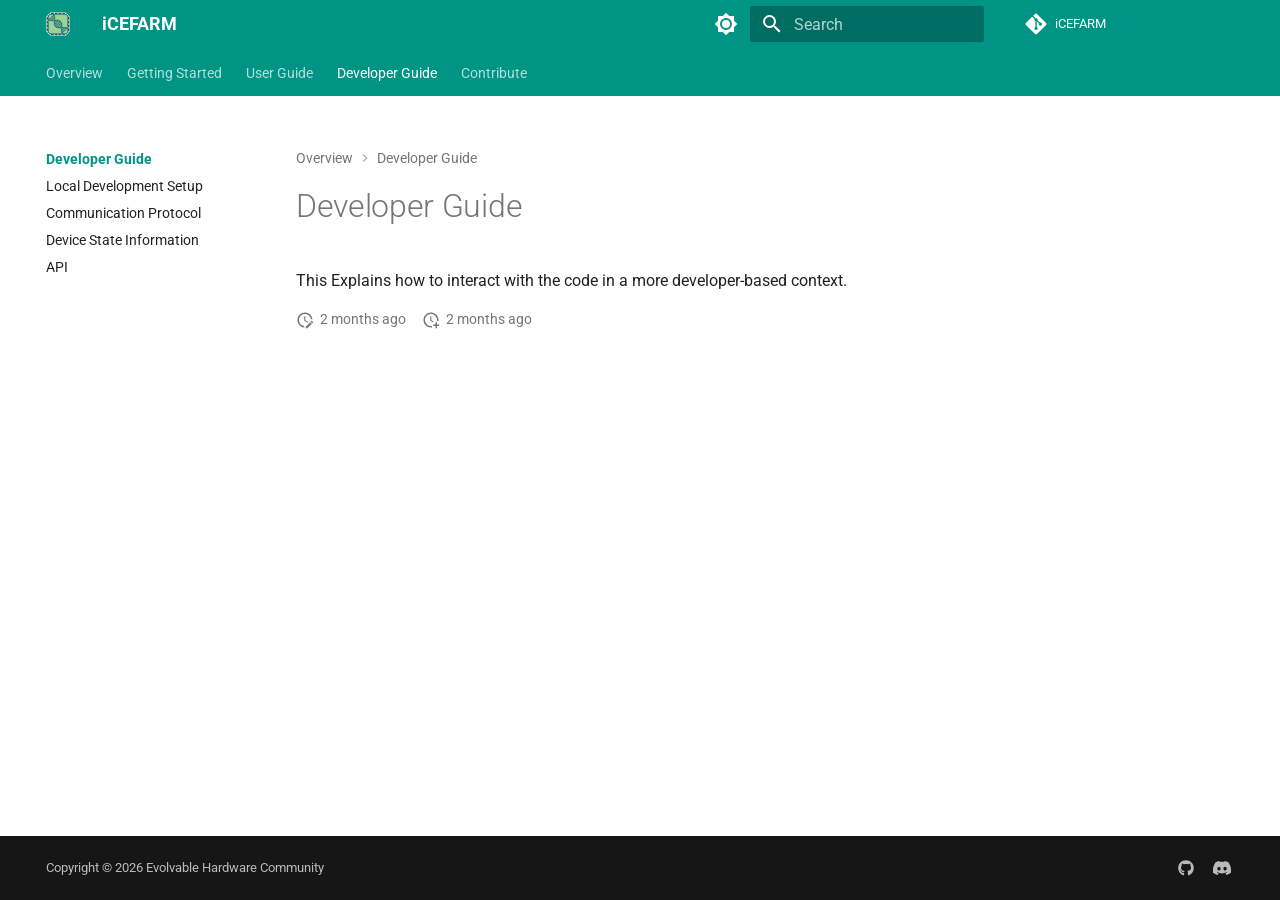
<file: Developer_Guide/index.html>
<!doctype html><html lang=en class=no-js> <head><meta charset=utf-8><meta name=viewport content="width=device-width,initial-scale=1"><meta name=description content="A tool to run evolution experiments on multiple ice40 FPGAs. (Currently only support pico2ice boards.)"><meta name=author content="Evolvable Hardware Community"><link href=../User_Guide/distribution/ rel=prev><link href=development_setup/ rel=next><link rel=icon href=../assets/favicon.png><meta name=generator content="mkdocs-1.6.1, mkdocs-material-9.7.7"><title>Overview - iCEFARM</title><link rel=stylesheet href=../assets/stylesheets/main.ec1eaa64.min.css><link rel=stylesheet href=../assets/stylesheets/palette.ab4e12ef.min.css><link rel=preconnect href=https://fonts.gstatic.com crossorigin><link rel=stylesheet href="https://fonts.googleapis.com/css?family=Roboto:300,300i,400,400i,700,700i%7CRoboto+Mono:400,400i,700,700i&display=fallback"><style>:root{--md-text-font:"Roboto";--md-code-font:"Roboto Mono"}</style><link rel=stylesheet href=../css/timeago.css><link rel=stylesheet href=../stylesheets/extra.css><script>__md_scope=new URL("..",location),__md_hash=e=>[...e].reduce(((e,_)=>(e<<5)-e+_.charCodeAt(0)),0),__md_get=(e,_=localStorage,t=__md_scope)=>JSON.parse(_.getItem(t.pathname+"."+e)),__md_set=(e,_,t=localStorage,a=__md_scope)=>{try{t.setItem(a.pathname+"."+e,JSON.stringify(_))}catch(e){}}</script></head> <body dir=ltr data-md-color-scheme=default data-md-color-primary=teal data-md-color-accent=teal> <input class=md-toggle data-md-toggle=drawer type=checkbox id=__drawer autocomplete=off> <input class=md-toggle data-md-toggle=search type=checkbox id=__search autocomplete=off> <label class=md-overlay for=__drawer></label> <div data-md-component=skip> <a href=#developer-guide class=md-skip> Skip to content </a> </div> <div data-md-component=announce> </div> <header class=md-header data-md-component=header> <nav class="md-header__inner md-grid" aria-label=Header> <a href=.. title=iCEFARM class="md-header__button md-logo" aria-label=iCEFARM data-md-component=logo> <img src=../assets/favicon.png alt=logo> </a> <label class="md-header__button md-icon" for=__drawer> <svg xmlns=http://www.w3.org/2000/svg viewbox="0 0 24 24"><path d="M3 6h18v2H3zm0 5h18v2H3zm0 5h18v2H3z"/></svg> </label> <div class=md-header__title data-md-component=header-title> <div class=md-header__ellipsis> <div class=md-header__topic> <span class=md-ellipsis> iCEFARM </span> </div> <div class=md-header__topic data-md-component=header-topic> <span class=md-ellipsis> Overview </span> </div> </div> </div> <form class=md-header__option data-md-component=palette> <input class=md-option data-md-color-media data-md-color-scheme=default data-md-color-primary=teal data-md-color-accent=teal aria-label="Switch to dark mode" type=radio name=__palette id=__palette_0> <label class="md-header__button md-icon" title="Switch to dark mode" for=__palette_1 hidden> <svg xmlns=http://www.w3.org/2000/svg viewbox="0 0 24 24"><path d="M12 8a4 4 0 0 0-4 4 4 4 0 0 0 4 4 4 4 0 0 0 4-4 4 4 0 0 0-4-4m0 10a6 6 0 0 1-6-6 6 6 0 0 1 6-6 6 6 0 0 1 6 6 6 6 0 0 1-6 6m8-9.31V4h-4.69L12 .69 8.69 4H4v4.69L.69 12 4 15.31V20h4.69L12 23.31 15.31 20H20v-4.69L23.31 12z"/></svg> </label> <input class=md-option data-md-color-media data-md-color-scheme=slate data-md-color-primary=teal data-md-color-accent=teal aria-label="Switch to light mode" type=radio name=__palette id=__palette_1> <label class="md-header__button md-icon" title="Switch to light mode" for=__palette_0 hidden> <svg xmlns=http://www.w3.org/2000/svg viewbox="0 0 24 24"><path d="M12 18c-.89 0-1.74-.2-2.5-.55C11.56 16.5 13 14.42 13 12s-1.44-4.5-3.5-5.45C10.26 6.2 11.11 6 12 6a6 6 0 0 1 6 6 6 6 0 0 1-6 6m8-9.31V4h-4.69L12 .69 8.69 4H4v4.69L.69 12 4 15.31V20h4.69L12 23.31 15.31 20H20v-4.69L23.31 12z"/></svg> </label> </form> <script>var palette=__md_get("__palette");if(palette&&palette.color){if("(prefers-color-scheme)"===palette.color.media){var media=matchMedia("(prefers-color-scheme: light)"),input=document.querySelector(media.matches?"[data-md-color-media='(prefers-color-scheme: light)']":"[data-md-color-media='(prefers-color-scheme: dark)']");palette.color.media=input.getAttribute("data-md-color-media"),palette.color.scheme=input.getAttribute("data-md-color-scheme"),palette.color.primary=input.getAttribute("data-md-color-primary"),palette.color.accent=input.getAttribute("data-md-color-accent")}for(var[key,value]of Object.entries(palette.color))document.body.setAttribute("data-md-color-"+key,value)}</script> <label class="md-header__button md-icon" for=__search> <svg xmlns=http://www.w3.org/2000/svg viewbox="0 0 24 24"><path d="M9.5 3A6.5 6.5 0 0 1 16 9.5c0 1.61-.59 3.09-1.56 4.23l.27.27h.79l5 5-1.5 1.5-5-5v-.79l-.27-.27A6.52 6.52 0 0 1 9.5 16 6.5 6.5 0 0 1 3 9.5 6.5 6.5 0 0 1 9.5 3m0 2C7 5 5 7 5 9.5S7 14 9.5 14 14 12 14 9.5 12 5 9.5 5"/></svg> </label> <div class=md-search data-md-component=search role=dialog> <label class=md-search__overlay for=__search></label> <div class=md-search__inner role=search> <form class=md-search__form name=search> <input type=text class=md-search__input name=query aria-label=Search placeholder=Search autocapitalize=off autocorrect=off autocomplete=off spellcheck=false data-md-component=search-query required> <label class="md-search__icon md-icon" for=__search> <svg xmlns=http://www.w3.org/2000/svg viewbox="0 0 24 24"><path d="M9.5 3A6.5 6.5 0 0 1 16 9.5c0 1.61-.59 3.09-1.56 4.23l.27.27h.79l5 5-1.5 1.5-5-5v-.79l-.27-.27A6.52 6.52 0 0 1 9.5 16 6.5 6.5 0 0 1 3 9.5 6.5 6.5 0 0 1 9.5 3m0 2C7 5 5 7 5 9.5S7 14 9.5 14 14 12 14 9.5 12 5 9.5 5"/></svg> <svg xmlns=http://www.w3.org/2000/svg viewbox="0 0 24 24"><path d="M20 11v2H8l5.5 5.5-1.42 1.42L4.16 12l7.92-7.92L13.5 5.5 8 11z"/></svg> </label> <nav class=md-search__options aria-label=Search> <a href=javascript:void(0) class="md-search__icon md-icon" title=Share aria-label=Share data-clipboard data-clipboard-text data-md-component=search-share tabindex=-1> <svg xmlns=http://www.w3.org/2000/svg viewbox="0 0 24 24"><path d="M18 16.08c-.76 0-1.44.3-1.96.77L8.91 12.7c.05-.23.09-.46.09-.7s-.04-.47-.09-.7l7.05-4.11c.54.5 1.25.81 2.04.81a3 3 0 0 0 3-3 3 3 0 0 0-3-3 3 3 0 0 0-3 3c0 .24.04.47.09.7L8.04 9.81C7.5 9.31 6.79 9 6 9a3 3 0 0 0-3 3 3 3 0 0 0 3 3c.79 0 1.5-.31 2.04-.81l7.12 4.15c-.05.21-.08.43-.08.66 0 1.61 1.31 2.91 2.92 2.91s2.92-1.3 2.92-2.91A2.92 2.92 0 0 0 18 16.08"/></svg> </a> <button type=reset class="md-search__icon md-icon" title=Clear aria-label=Clear tabindex=-1> <svg xmlns=http://www.w3.org/2000/svg viewbox="0 0 24 24"><path d="M19 6.41 17.59 5 12 10.59 6.41 5 5 6.41 10.59 12 5 17.59 6.41 19 12 13.41 17.59 19 19 17.59 13.41 12z"/></svg> </button> </nav> <div class=md-search__suggest data-md-component=search-suggest></div> </form> <div class=md-search__output> <div class=md-search__scrollwrap tabindex=0 data-md-scrollfix> <div class=md-search-result data-md-component=search-result> <div class=md-search-result__meta> Initializing search </div> <ol class=md-search-result__list role=presentation></ol> </div> </div> </div> </div> </div> <div class=md-header__source> <a href=https://github.com/evolvablehardware/iCEFARM title="Go to repository" class=md-source data-md-component=source> <div class="md-source__icon md-icon"> <svg xmlns=http://www.w3.org/2000/svg viewbox="0 0 448 512"><!-- Font Awesome Free 7.1.0 by @fontawesome - https://fontawesome.com License - https://fontawesome.com/license/free (Icons: CC BY 4.0, Fonts: SIL OFL 1.1, Code: MIT License) Copyright 2025 Fonticons, Inc.--><path d="M439.6 236.1 244 40.5c-5.4-5.5-12.8-8.5-20.4-8.5s-15 3-20.4 8.4L162.5 81l51.5 51.5c27.1-9.1 52.7 16.8 43.4 43.7l49.7 49.7c34.2-11.8 61.2 31 35.5 56.7-26.5 26.5-70.2-2.9-56-37.3L240.3 199v121.9c25.3 12.5 22.3 41.8 9.1 55-6.4 6.4-15.2 10.1-24.3 10.1s-17.8-3.6-24.3-10.1c-17.6-17.6-11.1-46.9 11.2-56v-123c-20.8-8.5-24.6-30.7-18.6-45L142.6 101 8.5 235.1C3 240.6 0 247.9 0 255.5s3 15 8.5 20.4l195.6 195.7c5.4 5.4 12.7 8.4 20.4 8.4s15-3 20.4-8.4l194.7-194.7c5.4-5.4 8.4-12.8 8.4-20.4s-3-15-8.4-20.4"/></svg> </div> <div class=md-source__repository> iCEFARM </div> </a> </div> </nav> </header> <div class=md-container data-md-component=container> <nav class=md-tabs aria-label=Tabs data-md-component=tabs> <div class=md-grid> <ul class=md-tabs__list> <li class=md-tabs__item> <a href=.. class=md-tabs__link> Overview </a> </li> <li class=md-tabs__item> <a href=../getting_started/ class=md-tabs__link> Getting Started </a> </li> <li class=md-tabs__item> <a href=../User_Guide/ class=md-tabs__link> User Guide </a> </li> <li class="md-tabs__item md-tabs__item--active"> <a href=./ class=md-tabs__link> Developer Guide </a> </li> <li class=md-tabs__item> <a href=../Contributing/ class=md-tabs__link> Contribute </a> </li> </ul> </div> </nav> <main class=md-main data-md-component=main> <div class="md-main__inner md-grid"> <div class="md-sidebar md-sidebar--primary" data-md-component=sidebar data-md-type=navigation> <div class=md-sidebar__scrollwrap> <div class=md-sidebar__inner> <nav class="md-nav md-nav--primary md-nav--lifted" aria-label=Navigation data-md-level=0> <label class=md-nav__title for=__drawer> <a href=.. title=iCEFARM class="md-nav__button md-logo" aria-label=iCEFARM data-md-component=logo> <img src=../assets/favicon.png alt=logo> </a> iCEFARM </label> <div class=md-nav__source> <a href=https://github.com/evolvablehardware/iCEFARM title="Go to repository" class=md-source data-md-component=source> <div class="md-source__icon md-icon"> <svg xmlns=http://www.w3.org/2000/svg viewbox="0 0 448 512"><!-- Font Awesome Free 7.1.0 by @fontawesome - https://fontawesome.com License - https://fontawesome.com/license/free (Icons: CC BY 4.0, Fonts: SIL OFL 1.1, Code: MIT License) Copyright 2025 Fonticons, Inc.--><path d="M439.6 236.1 244 40.5c-5.4-5.5-12.8-8.5-20.4-8.5s-15 3-20.4 8.4L162.5 81l51.5 51.5c27.1-9.1 52.7 16.8 43.4 43.7l49.7 49.7c34.2-11.8 61.2 31 35.5 56.7-26.5 26.5-70.2-2.9-56-37.3L240.3 199v121.9c25.3 12.5 22.3 41.8 9.1 55-6.4 6.4-15.2 10.1-24.3 10.1s-17.8-3.6-24.3-10.1c-17.6-17.6-11.1-46.9 11.2-56v-123c-20.8-8.5-24.6-30.7-18.6-45L142.6 101 8.5 235.1C3 240.6 0 247.9 0 255.5s3 15 8.5 20.4l195.6 195.7c5.4 5.4 12.7 8.4 20.4 8.4s15-3 20.4-8.4l194.7-194.7c5.4-5.4 8.4-12.8 8.4-20.4s-3-15-8.4-20.4"/></svg> </div> <div class=md-source__repository> iCEFARM </div> </a> </div> <ul class=md-nav__list data-md-scrollfix> <li class=md-nav__item> <a href=.. class=md-nav__link> <span class=md-ellipsis> Overview </span> </a> </li> <li class=md-nav__item> <a href=../getting_started/ class=md-nav__link> <span class=md-ellipsis> Getting Started </span> </a> </li> <li class="md-nav__item md-nav__item--nested"> <input class="md-nav__toggle md-toggle " type=checkbox id=__nav_3> <div class="md-nav__link md-nav__container"> <a href=../User_Guide/ class="md-nav__link "> <span class=md-ellipsis> User Guide </span> </a> <label class="md-nav__link " for=__nav_3 id=__nav_3_label tabindex=0> <span class="md-nav__icon md-icon"></span> </label> </div> <nav class=md-nav data-md-level=1 aria-labelledby=__nav_3_label aria-expanded=false> <label class=md-nav__title for=__nav_3> <span class="md-nav__icon md-icon"></span> User Guide </label> <ul class=md-nav__list data-md-scrollfix> <li class=md-nav__item> <a href=../User_Guide/overview/ class=md-nav__link> <span class=md-ellipsis> Overview </span> </a> </li> <li class=md-nav__item> <a href=../User_Guide/distribution/ class=md-nav__link> <span class=md-ellipsis> Distribution </span> </a> </li> </ul> </nav> </li> <li class="md-nav__item md-nav__item--active md-nav__item--section md-nav__item--nested"> <input class="md-nav__toggle md-toggle " type=checkbox id=__nav_4 checked> <div class="md-nav__link md-nav__container"> <a href=./ class="md-nav__link md-nav__link--active"> <span class=md-ellipsis> Developer Guide </span> </a> <label class="md-nav__link md-nav__link--active" for=__nav_4 id=__nav_4_label tabindex> <span class="md-nav__icon md-icon"></span> </label> </div> <nav class=md-nav data-md-level=1 aria-labelledby=__nav_4_label aria-expanded=true> <label class=md-nav__title for=__nav_4> <span class="md-nav__icon md-icon"></span> Developer Guide </label> <ul class=md-nav__list data-md-scrollfix> <li class=md-nav__item> <a href=development_setup/ class=md-nav__link> <span class=md-ellipsis> Local Development Setup </span> </a> </li> <li class=md-nav__item> <a href=communication/ class=md-nav__link> <span class=md-ellipsis> Communication Protocol </span> </a> </li> <li class=md-nav__item> <a href=states/ class=md-nav__link> <span class=md-ellipsis> Device State Information </span> </a> </li> <li class="md-nav__item md-nav__item--nested"> <input class="md-nav__toggle md-toggle " type=checkbox id=__nav_4_5> <div class="md-nav__link md-nav__container"> <a href=API/ class="md-nav__link "> <span class=md-ellipsis> API </span> </a> </div> <nav class=md-nav data-md-level=2 aria-labelledby=__nav_4_5_label aria-expanded=false> <label class=md-nav__title for=__nav_4_5> <span class="md-nav__icon md-icon"></span> API </label> <ul class=md-nav__list data-md-scrollfix> </ul> </nav> </li> </ul> </nav> </li> <li class="md-nav__item md-nav__item--nested"> <input class="md-nav__toggle md-toggle " type=checkbox id=__nav_5> <div class="md-nav__link md-nav__container"> <a href=../Contributing/ class="md-nav__link "> <span class=md-ellipsis> Contribute </span> </a> <label class="md-nav__link " for=__nav_5 id=__nav_5_label tabindex=0> <span class="md-nav__icon md-icon"></span> </label> </div> <nav class=md-nav data-md-level=1 aria-labelledby=__nav_5_label aria-expanded=false> <label class=md-nav__title for=__nav_5> <span class="md-nav__icon md-icon"></span> Contribute </label> <ul class=md-nav__list data-md-scrollfix> <li class=md-nav__item> <a href=../Contributing/editing_website/ class=md-nav__link> <span class=md-ellipsis> Editing This Website </span> </a> </li> </ul> </nav> </li> </ul> </nav> </div> </div> </div> <div class="md-sidebar md-sidebar--secondary" data-md-component=sidebar data-md-type=toc> <div class=md-sidebar__scrollwrap> <div class=md-sidebar__inner> <nav class="md-nav md-nav--secondary" aria-label="Table of contents"> </nav> </div> </div> </div> <div class=md-content data-md-component=content> <nav class=md-path aria-label=Navigation> <ol class=md-path__list> <li class=md-path__item> <a href=.. class=md-path__link> <span class=md-ellipsis> Overview </span> </a> </li> <li class=md-path__item> <a href=./ class=md-path__link> <span class=md-ellipsis> Developer Guide </span> </a> </li> </ol> </nav> <article class="md-content__inner md-typeset"> <h1 id=developer-guide>Developer Guide<a class=headerlink href=#developer-guide title="Permanent link">&para;</a></h1> <p>This Explains how to interact with the code in a more developer-based context.</p> <aside class=md-source-file> <span class=md-source-file__fact> <span class=md-icon title="Last update"> <svg xmlns=http://www.w3.org/2000/svg viewbox="0 0 24 24"><path d="M21 13.1c-.1 0-.3.1-.4.2l-1 1 2.1 2.1 1-1c.2-.2.2-.6 0-.8l-1.3-1.3c-.1-.1-.2-.2-.4-.2m-1.9 1.8-6.1 6V23h2.1l6.1-6.1zM12.5 7v5.2l4 2.4-1 1L11 13V7zM11 21.9c-5.1-.5-9-4.8-9-9.9C2 6.5 6.5 2 12 2c5.3 0 9.6 4.1 10 9.3-.3-.1-.6-.2-1-.2s-.7.1-1 .2C19.6 7.2 16.2 4 12 4c-4.4 0-8 3.6-8 8 0 4.1 3.1 7.5 7.1 7.9l-.1.2z"/></svg> </span> <span class="git-revision-date-localized-plugin git-revision-date-localized-plugin-timeago" title="September 21, 2026 18:52:41 UTC"><span class=timeago datetime=2026-09-21T18:52:41+00:00 locale=en></span></span><span class="git-revision-date-localized-plugin git-revision-date-localized-plugin-iso_date" title="September 21, 2026 18:52:41 UTC">2026-09-21</span> </span> <span class=md-source-file__fact> <span class=md-icon title=Created> <svg xmlns=http://www.w3.org/2000/svg viewbox="0 0 24 24"><path d="M14.47 15.08 11 13V7h1.5v5.25l3.08 1.83c-.41.28-.79.62-1.11 1m-1.39 4.84c-.36.05-.71.08-1.08.08-4.42 0-8-3.58-8-8s3.58-8 8-8 8 3.58 8 8c0 .37-.03.72-.08 1.08.69.1 1.33.32 1.92.64.1-.56.16-1.13.16-1.72 0-5.5-4.5-10-10-10S2 6.5 2 12s4.47 10 10 10c.59 0 1.16-.06 1.72-.16-.32-.59-.54-1.23-.64-1.92M18 15v3h-3v2h3v3h2v-3h3v-2h-3v-3z"/></svg> </span> <span class="git-revision-date-localized-plugin git-revision-date-localized-plugin-timeago" title="September 21, 2026 18:52:41 UTC"><span class=timeago datetime=2026-09-21T18:52:41+00:00 locale=en></span></span><span class="git-revision-date-localized-plugin git-revision-date-localized-plugin-iso_date" title="September 21, 2026 18:52:41 UTC">2026-09-21</span> </span> </aside> </article> </div> <script>var tabs=__md_get("__tabs");if(Array.isArray(tabs))e:for(var set of document.querySelectorAll(".tabbed-set")){var labels=set.querySelector(".tabbed-labels");for(var tab of tabs)for(var label of labels.getElementsByTagName("label"))if(label.innerText.trim()===tab){var input=document.getElementById(label.htmlFor);input.checked=!0;continue e}}</script> <script>var target=document.getElementById(location.hash.slice(1));target&&target.name&&(target.checked=target.name.startsWith("__tabbed_"))</script> </div> </main> <footer class=md-footer> <div class="md-footer-meta md-typeset"> <div class="md-footer-meta__inner md-grid"> <div class=md-copyright> <div class=md-copyright__highlight> Copyright &copy; 2026 Evolvable Hardware Community </div> </div> <div class=md-social> <a href=https://github.com/evolvablehardware/iCEFARM target=_blank rel=noopener title="Evolvable Hardware GitHub" class=md-social__link> <svg xmlns=http://www.w3.org/2000/svg viewbox="0 0 512 512"><!-- Font Awesome Free 7.1.0 by @fontawesome - https://fontawesome.com License - https://fontawesome.com/license/free (Icons: CC BY 4.0, Fonts: SIL OFL 1.1, Code: MIT License) Copyright 2025 Fonticons, Inc.--><path d="M173.9 397.4c0 2-2.3 3.6-5.2 3.6-3.3.3-5.6-1.3-5.6-3.6 0-2 2.3-3.6 5.2-3.6 3-.3 5.6 1.3 5.6 3.6m-31.1-4.5c-.7 2 1.3 4.3 4.3 4.9 2.6 1 5.6 0 6.2-2s-1.3-4.3-4.3-5.2c-2.6-.7-5.5.3-6.2 2.3m44.2-1.7c-2.9.7-4.9 2.6-4.6 4.9.3 2 2.9 3.3 5.9 2.6 2.9-.7 4.9-2.6 4.6-4.6-.3-1.9-3-3.2-5.9-2.9M252.8 8C114.1 8 8 113.3 8 252c0 110.9 69.8 205.8 169.5 239.2 12.8 2.3 17.3-5.6 17.3-12.1 0-6.2-.3-40.4-.3-61.4 0 0-70 15-84.7-29.8 0 0-11.4-29.1-27.8-36.6 0 0-22.9-15.7 1.6-15.4 0 0 24.9 2 38.6 25.8 21.9 38.6 58.6 27.5 72.9 20.9 2.3-16 8.8-27.1 16-33.7-55.9-6.2-112.3-14.3-112.3-110.5 0-27.5 7.6-41.3 23.6-58.9-2.6-6.5-11.1-33.3 2.6-67.9 20.9-6.5 69 27 69 27 20-5.6 41.5-8.5 62.8-8.5s42.8 2.9 62.8 8.5c0 0 48.1-33.6 69-27 13.7 34.7 5.2 61.4 2.6 67.9 16 17.7 25.8 31.5 25.8 58.9 0 96.5-58.9 104.2-114.8 110.5 9.2 7.9 17 22.9 17 46.4 0 33.7-.3 75.4-.3 83.6 0 6.5 4.6 14.4 17.3 12.1C436.2 457.8 504 362.9 504 252 504 113.3 391.5 8 252.8 8M105.2 352.9c-1.3 1-1 3.3.7 5.2 1.6 1.6 3.9 2.3 5.2 1 1.3-1 1-3.3-.7-5.2-1.6-1.6-3.9-2.3-5.2-1m-10.8-8.1c-.7 1.3.3 2.9 2.3 3.9 1.6 1 3.6.7 4.3-.7.7-1.3-.3-2.9-2.3-3.9-2-.6-3.6-.3-4.3.7m32.4 35.6c-1.6 1.3-1 4.3 1.3 6.2 2.3 2.3 5.2 2.6 6.5 1 1.3-1.3.7-4.3-1.3-6.2-2.2-2.3-5.2-2.6-6.5-1m-11.4-14.7c-1.6 1-1.6 3.6 0 5.9s4.3 3.3 5.6 2.3c1.6-1.3 1.6-3.9 0-6.2-1.4-2.3-4-3.3-5.6-2"/></svg> </a> <a href=https://discord.gg/q7xKAfKm6m target=_blank rel=noopener title="Join the EHW Discord!" class=md-social__link> <svg xmlns=http://www.w3.org/2000/svg viewbox="0 0 576 512"><!-- Font Awesome Free 7.1.0 by @fontawesome - https://fontawesome.com License - https://fontawesome.com/license/free (Icons: CC BY 4.0, Fonts: SIL OFL 1.1, Code: MIT License) Copyright 2025 Fonticons, Inc.--><path d="M492.5 69.8c-.2-.3-.4-.6-.8-.7-38.1-17.5-78.4-30-119.7-37.1-.4-.1-.8 0-1.1.1s-.6.4-.8.8c-5.5 9.9-10.5 20.2-14.9 30.6-44.6-6.8-89.9-6.8-134.4 0-4.5-10.5-9.5-20.7-15.1-30.6-.2-.3-.5-.6-.8-.8s-.7-.2-1.1-.2C162.5 39 122.2 51.5 84.1 69c-.3.1-.6.4-.8.7C7.1 183.5-13.8 294.6-3.6 404.2c0 .3.1.5.2.8s.3.4.5.6c44.4 32.9 94 58 146.8 74.2.4.1.8.1 1.1 0s.7-.4.9-.7c11.3-15.4 21.4-31.8 30-48.8.1-.2.2-.5.2-.8s0-.5-.1-.8-.2-.5-.4-.6-.4-.3-.7-.4c-15.8-6.1-31.2-13.4-45.9-21.9-.3-.2-.5-.4-.7-.6s-.3-.6-.3-.9 0-.6.2-.9.3-.5.6-.7c3.1-2.3 6.2-4.7 9.1-7.1.3-.2.6-.4.9-.4s.7 0 1 .1c96.2 43.9 200.4 43.9 295.5 0 .3-.1.7-.2 1-.2s.7.2.9.4c2.9 2.4 6 4.9 9.1 7.2.2.2.4.4.6.7s.2.6.2.9-.1.6-.3.9-.4.5-.6.6c-14.7 8.6-30 15.9-45.9 21.8-.2.1-.5.2-.7.4s-.3.4-.4.7-.1.5-.1.8.1.5.2.8c8.8 17 18.8 33.3 30 48.8.2.3.6.6.9.7s.8.1 1.1 0c52.9-16.2 102.6-41.3 147.1-74.2.2-.2.4-.4.5-.6s.2-.5.2-.8c12.3-126.8-20.5-236.9-86.9-334.5zm-302 267.7c-29 0-52.8-26.6-52.8-59.2s23.4-59.2 52.8-59.2c29.7 0 53.3 26.8 52.8 59.2 0 32.7-23.4 59.2-52.8 59.2m195.4 0c-29 0-52.8-26.6-52.8-59.2s23.4-59.2 52.8-59.2c29.7 0 53.3 26.8 52.8 59.2 0 32.7-23.2 59.2-52.8 59.2"/></svg> </a> </div> </div> </div> </footer> </div> <div class=md-dialog data-md-component=dialog> <div class="md-dialog__inner md-typeset"></div> </div> <script id=__config type=application/json>{"annotate": null, "base": "..", "features": ["navigation.tabs", "toc.follow", "navigation.indexes", "navigation.instant", "navigation.path", "search.highlight", "search.share", "search.suggest", "content.code.annotate", "content.code.copy", "content.tabs.link"], "search": "../assets/javascripts/workers/search.2c215733.min.js", "tags": null, "translations": {"clipboard.copied": "Copied to clipboard", "clipboard.copy": "Copy to clipboard", "search.result.more.one": "1 more on this page", "search.result.more.other": "# more on this page", "search.result.none": "No matching documents", "search.result.one": "1 matching document", "search.result.other": "# matching documents", "search.result.placeholder": "Type to start searching", "search.result.term.missing": "Missing", "select.version": "Select version"}, "version": null}</script> <script src=../assets/javascripts/bundle.d7400e89.min.js></script> <script src=../js/timeago.min.js></script> <script src=../js/timeago_mkdocs_material.js></script> </body> </html>
</file>
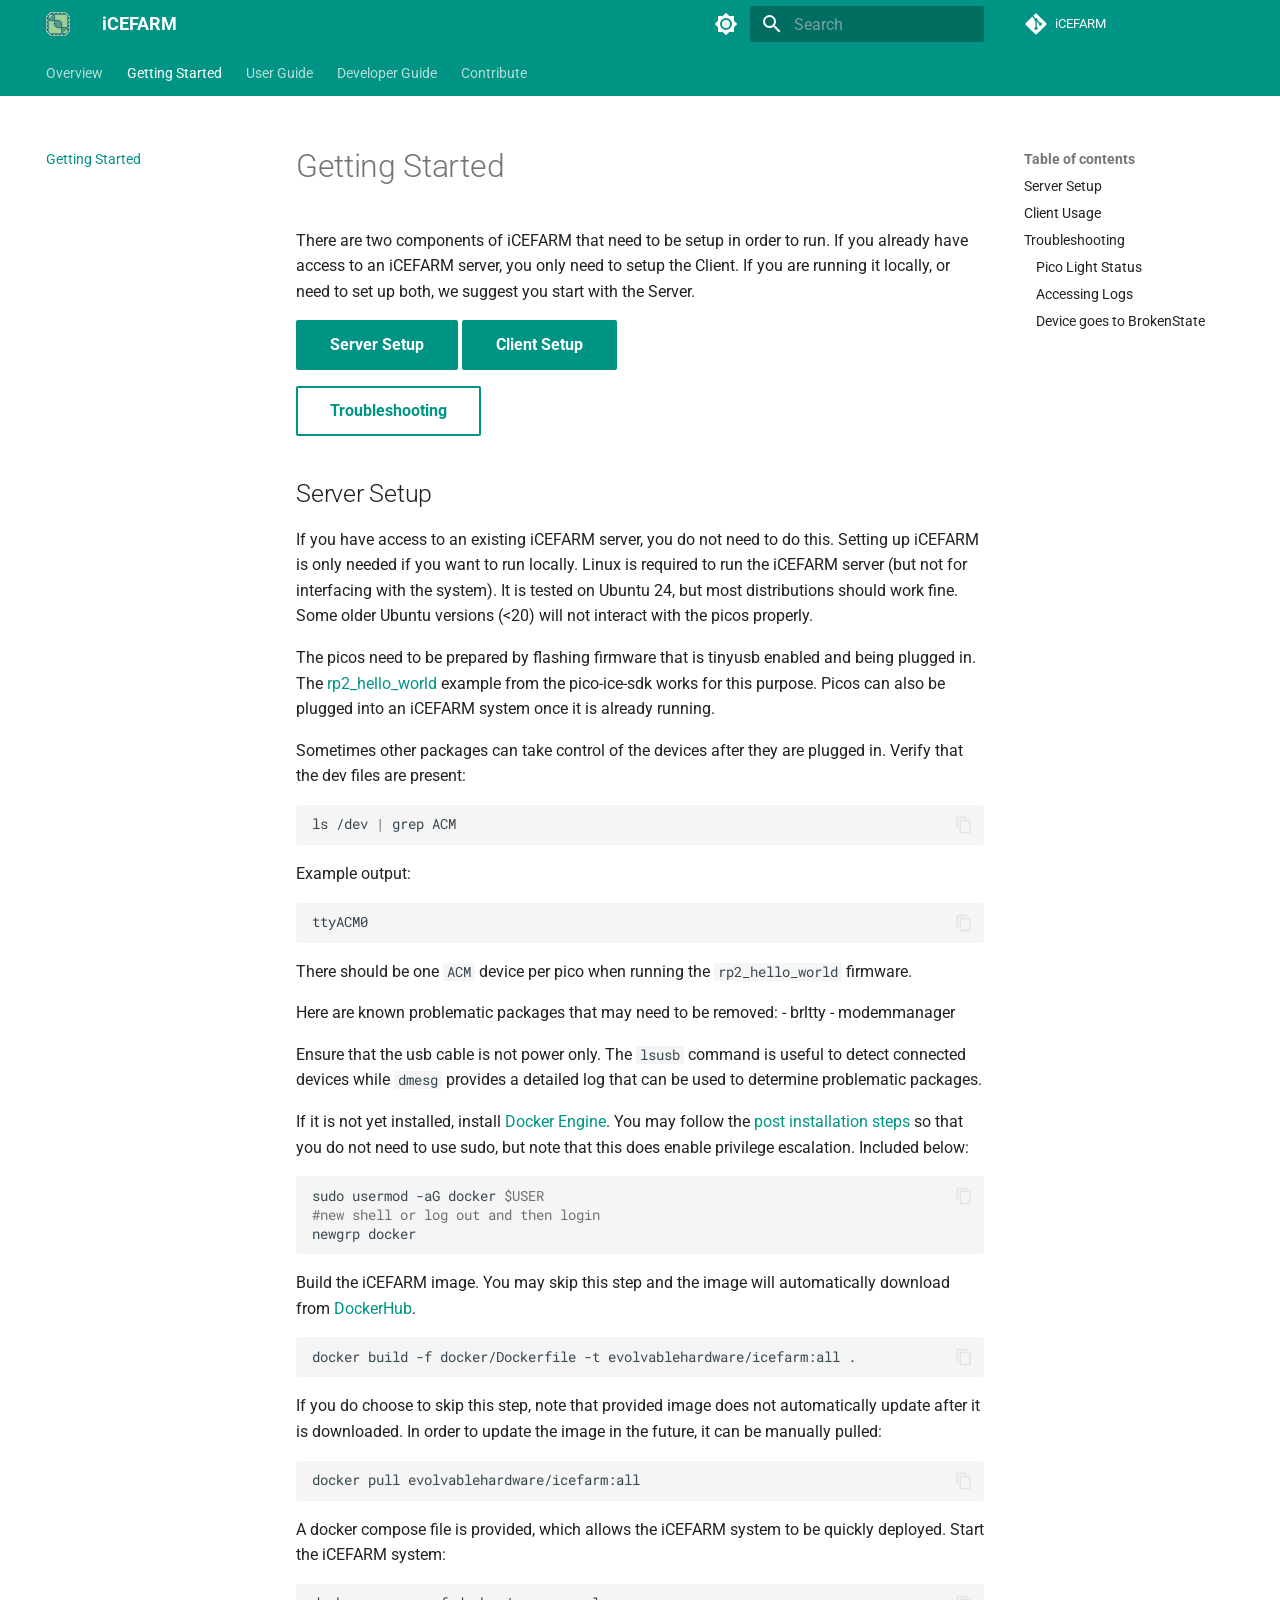
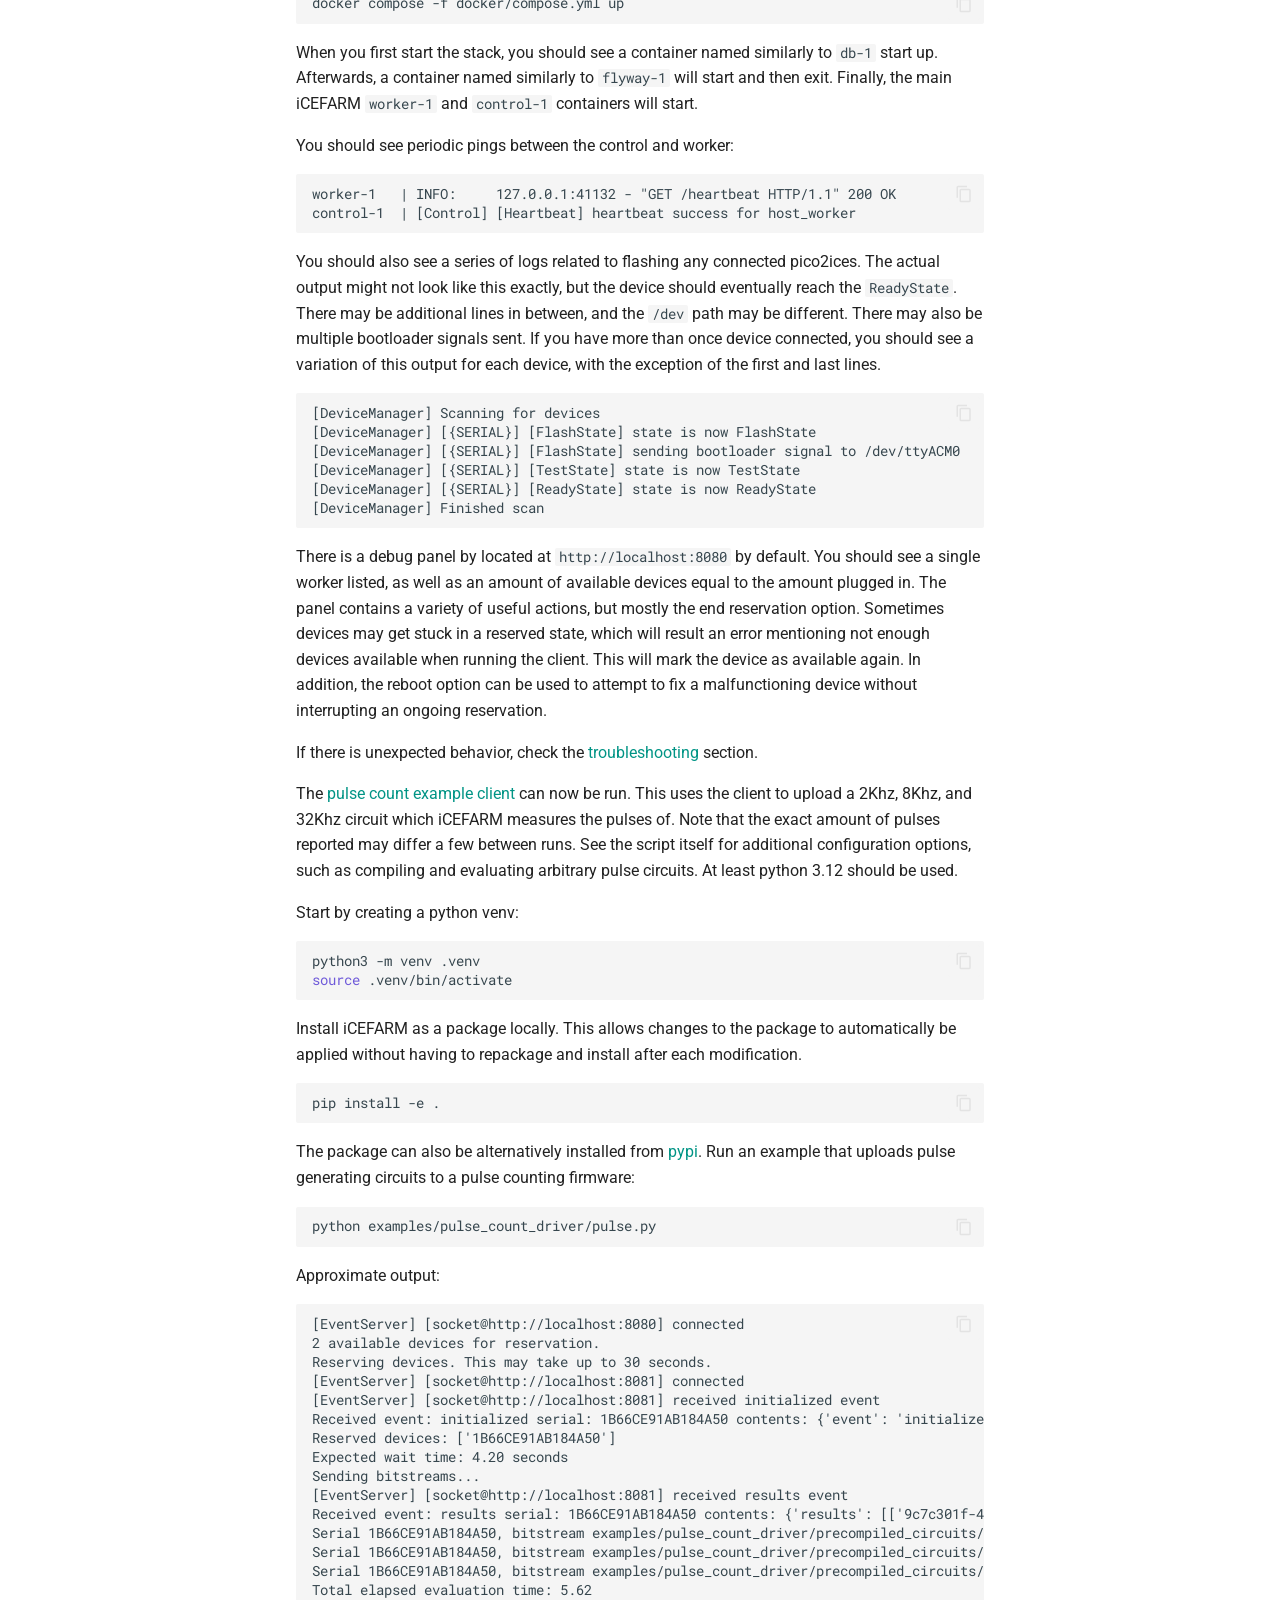
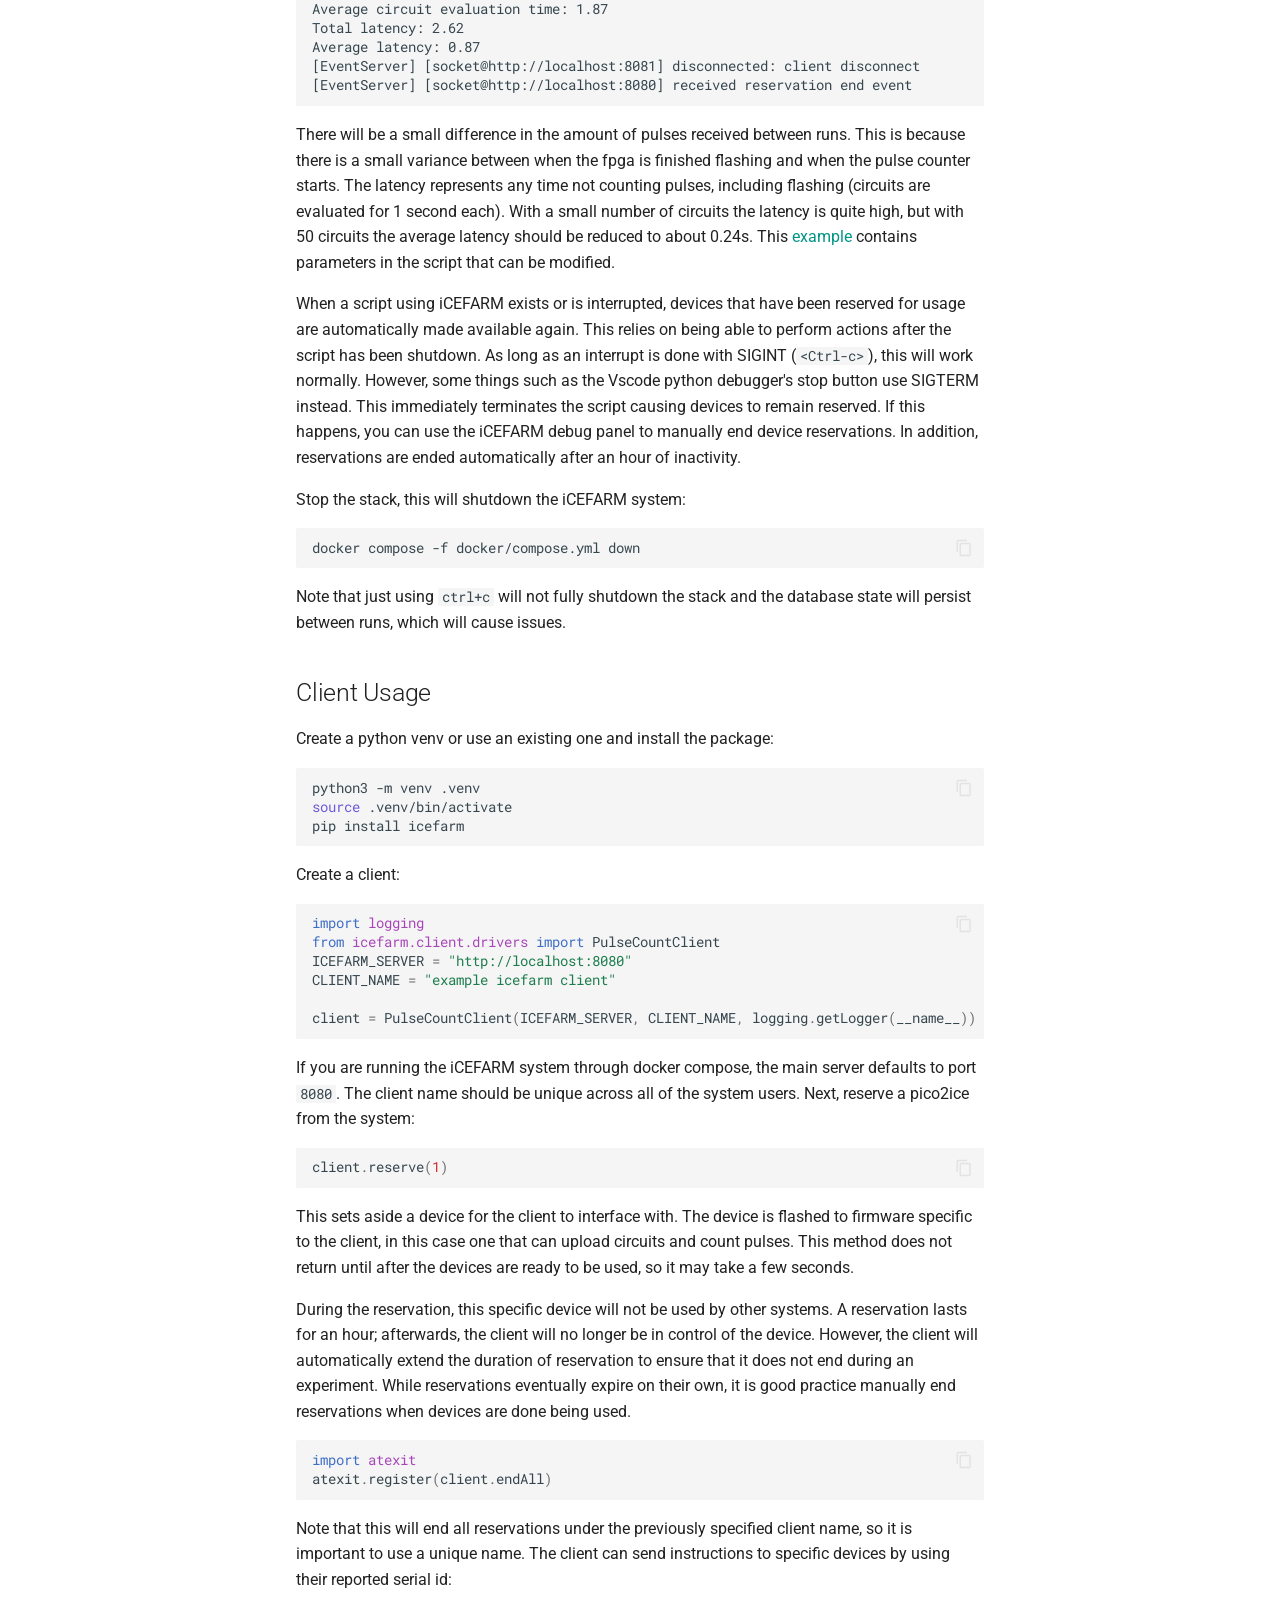
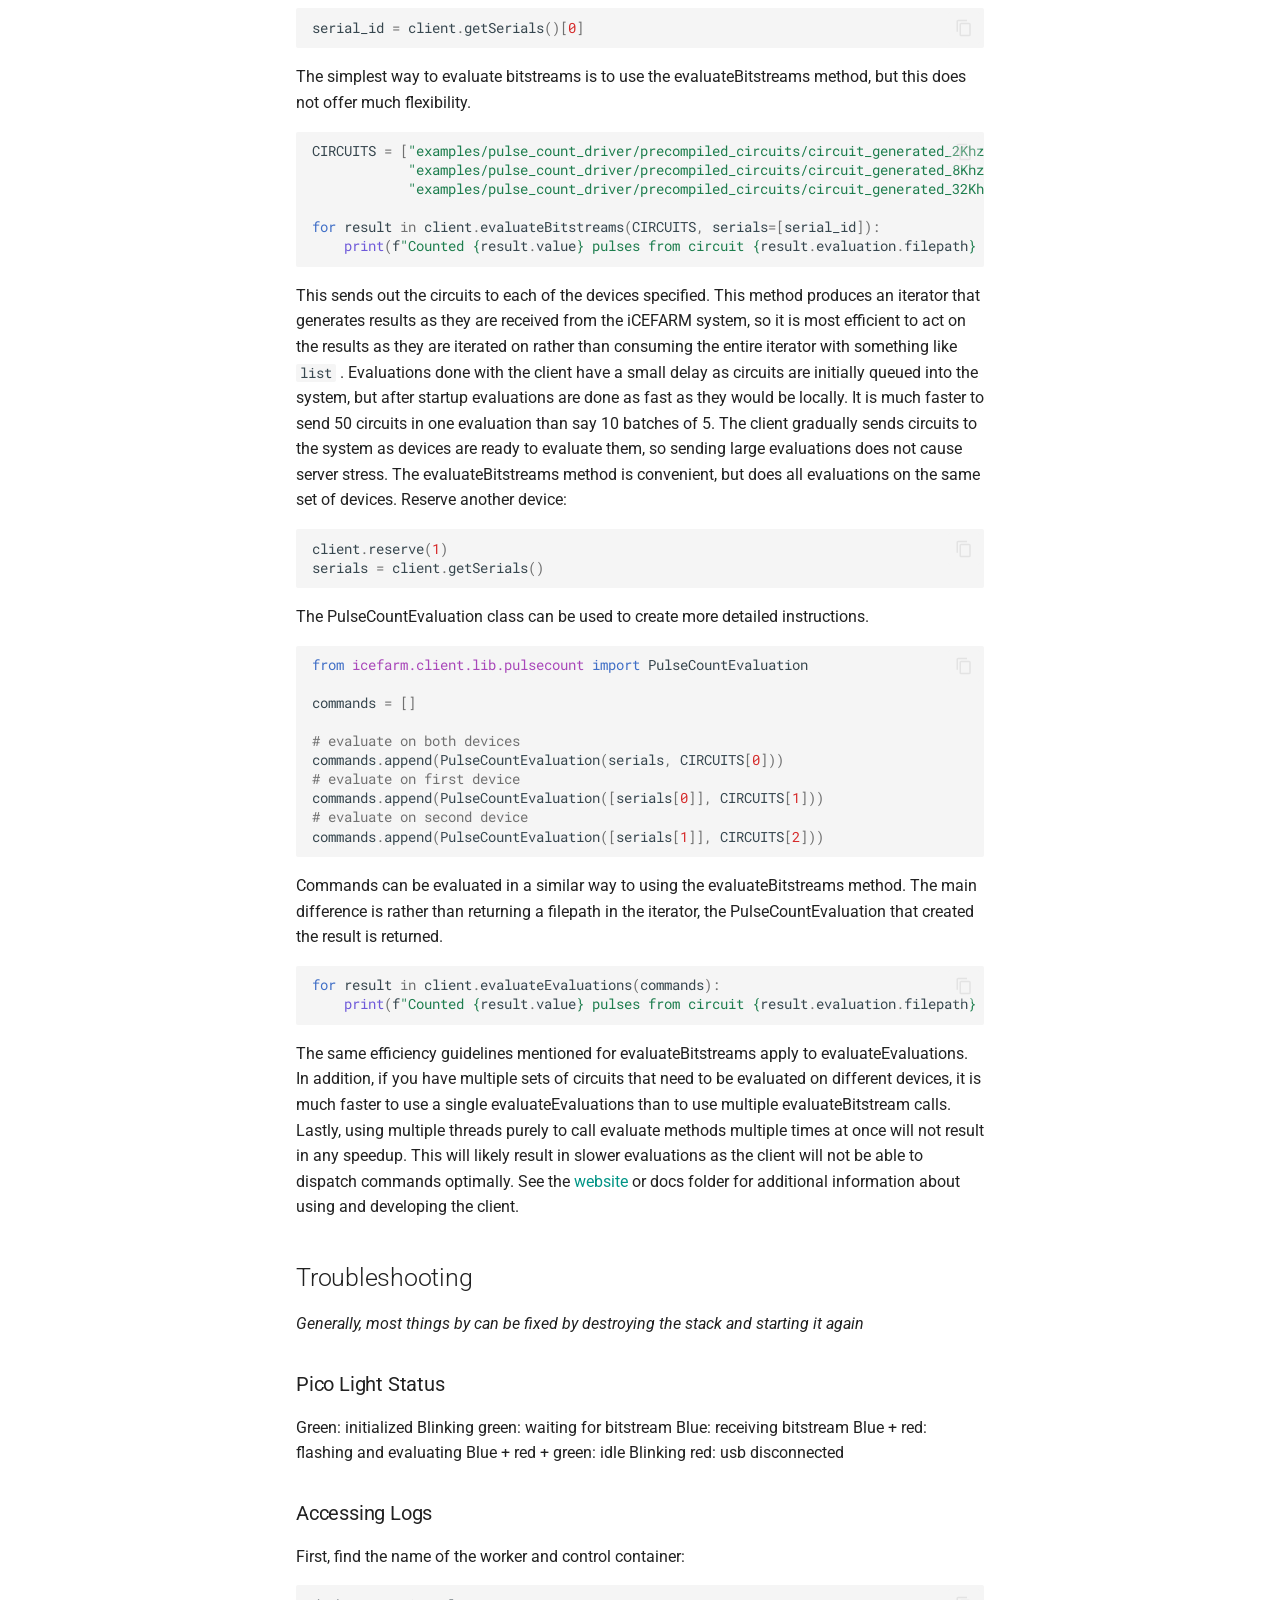
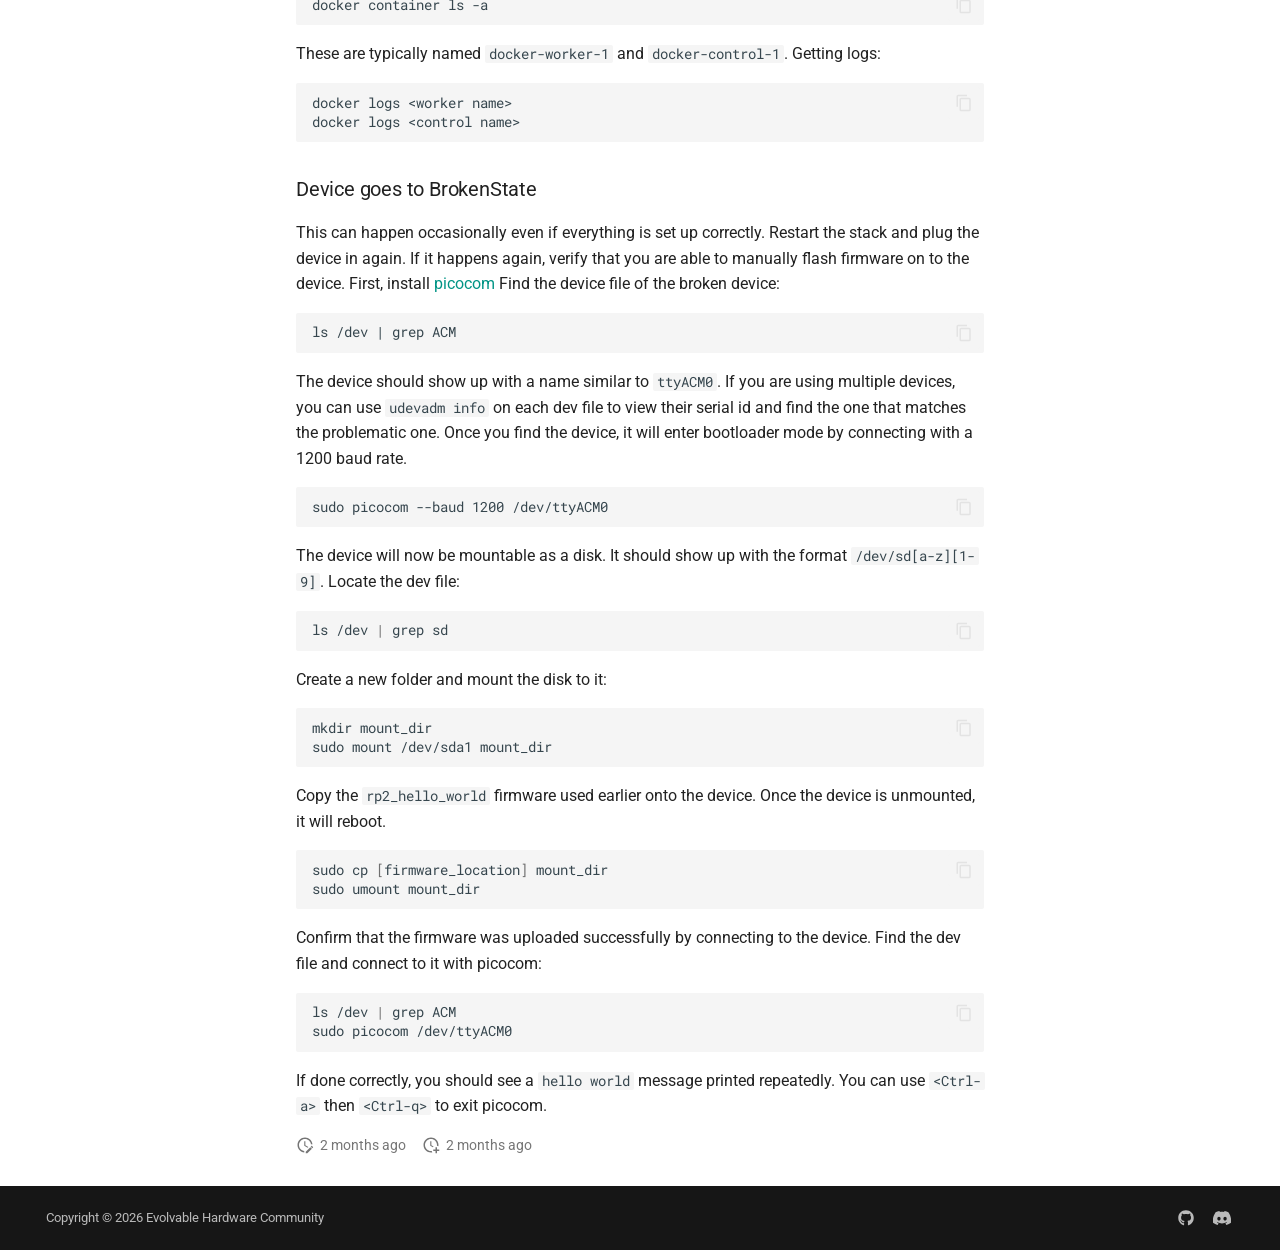
<file: getting_started/index.html>
<!doctype html><html lang=en class=no-js> <head><meta charset=utf-8><meta name=viewport content="width=device-width,initial-scale=1"><meta name=description content="A tool to run evolution experiments on multiple ice40 FPGAs. (Currently only support pico2ice boards.)"><meta name=author content="Evolvable Hardware Community"><link rel=prev href=..><link href=../User_Guide/ rel=next><link rel=icon href=../assets/favicon.png><meta name=generator content="mkdocs-1.6.1, mkdocs-material-9.7.7"><title>Getting Started - iCEFARM</title><link rel=stylesheet href=../assets/stylesheets/main.ec1eaa64.min.css><link rel=stylesheet href=../assets/stylesheets/palette.ab4e12ef.min.css><link rel=preconnect href=https://fonts.gstatic.com crossorigin><link rel=stylesheet href="https://fonts.googleapis.com/css?family=Roboto:300,300i,400,400i,700,700i%7CRoboto+Mono:400,400i,700,700i&display=fallback"><style>:root{--md-text-font:"Roboto";--md-code-font:"Roboto Mono"}</style><link rel=stylesheet href=../css/timeago.css><link rel=stylesheet href=../stylesheets/extra.css><script>__md_scope=new URL("..",location),__md_hash=e=>[...e].reduce(((e,_)=>(e<<5)-e+_.charCodeAt(0)),0),__md_get=(e,_=localStorage,t=__md_scope)=>JSON.parse(_.getItem(t.pathname+"."+e)),__md_set=(e,_,t=localStorage,a=__md_scope)=>{try{t.setItem(a.pathname+"."+e,JSON.stringify(_))}catch(e){}}</script></head> <body dir=ltr data-md-color-scheme=default data-md-color-primary=teal data-md-color-accent=teal> <input class=md-toggle data-md-toggle=drawer type=checkbox id=__drawer autocomplete=off> <input class=md-toggle data-md-toggle=search type=checkbox id=__search autocomplete=off> <label class=md-overlay for=__drawer></label> <div data-md-component=skip> <a href=#getting-started class=md-skip> Skip to content </a> </div> <div data-md-component=announce> </div> <header class=md-header data-md-component=header> <nav class="md-header__inner md-grid" aria-label=Header> <a href=.. title=iCEFARM class="md-header__button md-logo" aria-label=iCEFARM data-md-component=logo> <img src=../assets/favicon.png alt=logo> </a> <label class="md-header__button md-icon" for=__drawer> <svg xmlns=http://www.w3.org/2000/svg viewbox="0 0 24 24"><path d="M3 6h18v2H3zm0 5h18v2H3zm0 5h18v2H3z"/></svg> </label> <div class=md-header__title data-md-component=header-title> <div class=md-header__ellipsis> <div class=md-header__topic> <span class=md-ellipsis> iCEFARM </span> </div> <div class=md-header__topic data-md-component=header-topic> <span class=md-ellipsis> Getting Started </span> </div> </div> </div> <form class=md-header__option data-md-component=palette> <input class=md-option data-md-color-media data-md-color-scheme=default data-md-color-primary=teal data-md-color-accent=teal aria-label="Switch to dark mode" type=radio name=__palette id=__palette_0> <label class="md-header__button md-icon" title="Switch to dark mode" for=__palette_1 hidden> <svg xmlns=http://www.w3.org/2000/svg viewbox="0 0 24 24"><path d="M12 8a4 4 0 0 0-4 4 4 4 0 0 0 4 4 4 4 0 0 0 4-4 4 4 0 0 0-4-4m0 10a6 6 0 0 1-6-6 6 6 0 0 1 6-6 6 6 0 0 1 6 6 6 6 0 0 1-6 6m8-9.31V4h-4.69L12 .69 8.69 4H4v4.69L.69 12 4 15.31V20h4.69L12 23.31 15.31 20H20v-4.69L23.31 12z"/></svg> </label> <input class=md-option data-md-color-media data-md-color-scheme=slate data-md-color-primary=teal data-md-color-accent=teal aria-label="Switch to light mode" type=radio name=__palette id=__palette_1> <label class="md-header__button md-icon" title="Switch to light mode" for=__palette_0 hidden> <svg xmlns=http://www.w3.org/2000/svg viewbox="0 0 24 24"><path d="M12 18c-.89 0-1.74-.2-2.5-.55C11.56 16.5 13 14.42 13 12s-1.44-4.5-3.5-5.45C10.26 6.2 11.11 6 12 6a6 6 0 0 1 6 6 6 6 0 0 1-6 6m8-9.31V4h-4.69L12 .69 8.69 4H4v4.69L.69 12 4 15.31V20h4.69L12 23.31 15.31 20H20v-4.69L23.31 12z"/></svg> </label> </form> <script>var palette=__md_get("__palette");if(palette&&palette.color){if("(prefers-color-scheme)"===palette.color.media){var media=matchMedia("(prefers-color-scheme: light)"),input=document.querySelector(media.matches?"[data-md-color-media='(prefers-color-scheme: light)']":"[data-md-color-media='(prefers-color-scheme: dark)']");palette.color.media=input.getAttribute("data-md-color-media"),palette.color.scheme=input.getAttribute("data-md-color-scheme"),palette.color.primary=input.getAttribute("data-md-color-primary"),palette.color.accent=input.getAttribute("data-md-color-accent")}for(var[key,value]of Object.entries(palette.color))document.body.setAttribute("data-md-color-"+key,value)}</script> <label class="md-header__button md-icon" for=__search> <svg xmlns=http://www.w3.org/2000/svg viewbox="0 0 24 24"><path d="M9.5 3A6.5 6.5 0 0 1 16 9.5c0 1.61-.59 3.09-1.56 4.23l.27.27h.79l5 5-1.5 1.5-5-5v-.79l-.27-.27A6.52 6.52 0 0 1 9.5 16 6.5 6.5 0 0 1 3 9.5 6.5 6.5 0 0 1 9.5 3m0 2C7 5 5 7 5 9.5S7 14 9.5 14 14 12 14 9.5 12 5 9.5 5"/></svg> </label> <div class=md-search data-md-component=search role=dialog> <label class=md-search__overlay for=__search></label> <div class=md-search__inner role=search> <form class=md-search__form name=search> <input type=text class=md-search__input name=query aria-label=Search placeholder=Search autocapitalize=off autocorrect=off autocomplete=off spellcheck=false data-md-component=search-query required> <label class="md-search__icon md-icon" for=__search> <svg xmlns=http://www.w3.org/2000/svg viewbox="0 0 24 24"><path d="M9.5 3A6.5 6.5 0 0 1 16 9.5c0 1.61-.59 3.09-1.56 4.23l.27.27h.79l5 5-1.5 1.5-5-5v-.79l-.27-.27A6.52 6.52 0 0 1 9.5 16 6.5 6.5 0 0 1 3 9.5 6.5 6.5 0 0 1 9.5 3m0 2C7 5 5 7 5 9.5S7 14 9.5 14 14 12 14 9.5 12 5 9.5 5"/></svg> <svg xmlns=http://www.w3.org/2000/svg viewbox="0 0 24 24"><path d="M20 11v2H8l5.5 5.5-1.42 1.42L4.16 12l7.92-7.92L13.5 5.5 8 11z"/></svg> </label> <nav class=md-search__options aria-label=Search> <a href=javascript:void(0) class="md-search__icon md-icon" title=Share aria-label=Share data-clipboard data-clipboard-text data-md-component=search-share tabindex=-1> <svg xmlns=http://www.w3.org/2000/svg viewbox="0 0 24 24"><path d="M18 16.08c-.76 0-1.44.3-1.96.77L8.91 12.7c.05-.23.09-.46.09-.7s-.04-.47-.09-.7l7.05-4.11c.54.5 1.25.81 2.04.81a3 3 0 0 0 3-3 3 3 0 0 0-3-3 3 3 0 0 0-3 3c0 .24.04.47.09.7L8.04 9.81C7.5 9.31 6.79 9 6 9a3 3 0 0 0-3 3 3 3 0 0 0 3 3c.79 0 1.5-.31 2.04-.81l7.12 4.15c-.05.21-.08.43-.08.66 0 1.61 1.31 2.91 2.92 2.91s2.92-1.3 2.92-2.91A2.92 2.92 0 0 0 18 16.08"/></svg> </a> <button type=reset class="md-search__icon md-icon" title=Clear aria-label=Clear tabindex=-1> <svg xmlns=http://www.w3.org/2000/svg viewbox="0 0 24 24"><path d="M19 6.41 17.59 5 12 10.59 6.41 5 5 6.41 10.59 12 5 17.59 6.41 19 12 13.41 17.59 19 19 17.59 13.41 12z"/></svg> </button> </nav> <div class=md-search__suggest data-md-component=search-suggest></div> </form> <div class=md-search__output> <div class=md-search__scrollwrap tabindex=0 data-md-scrollfix> <div class=md-search-result data-md-component=search-result> <div class=md-search-result__meta> Initializing search </div> <ol class=md-search-result__list role=presentation></ol> </div> </div> </div> </div> </div> <div class=md-header__source> <a href=https://github.com/evolvablehardware/iCEFARM title="Go to repository" class=md-source data-md-component=source> <div class="md-source__icon md-icon"> <svg xmlns=http://www.w3.org/2000/svg viewbox="0 0 448 512"><!-- Font Awesome Free 7.1.0 by @fontawesome - https://fontawesome.com License - https://fontawesome.com/license/free (Icons: CC BY 4.0, Fonts: SIL OFL 1.1, Code: MIT License) Copyright 2025 Fonticons, Inc.--><path d="M439.6 236.1 244 40.5c-5.4-5.5-12.8-8.5-20.4-8.5s-15 3-20.4 8.4L162.5 81l51.5 51.5c27.1-9.1 52.7 16.8 43.4 43.7l49.7 49.7c34.2-11.8 61.2 31 35.5 56.7-26.5 26.5-70.2-2.9-56-37.3L240.3 199v121.9c25.3 12.5 22.3 41.8 9.1 55-6.4 6.4-15.2 10.1-24.3 10.1s-17.8-3.6-24.3-10.1c-17.6-17.6-11.1-46.9 11.2-56v-123c-20.8-8.5-24.6-30.7-18.6-45L142.6 101 8.5 235.1C3 240.6 0 247.9 0 255.5s3 15 8.5 20.4l195.6 195.7c5.4 5.4 12.7 8.4 20.4 8.4s15-3 20.4-8.4l194.7-194.7c5.4-5.4 8.4-12.8 8.4-20.4s-3-15-8.4-20.4"/></svg> </div> <div class=md-source__repository> iCEFARM </div> </a> </div> </nav> </header> <div class=md-container data-md-component=container> <nav class=md-tabs aria-label=Tabs data-md-component=tabs> <div class=md-grid> <ul class=md-tabs__list> <li class=md-tabs__item> <a href=.. class=md-tabs__link> Overview </a> </li> <li class="md-tabs__item md-tabs__item--active"> <a href=./ class=md-tabs__link> Getting Started </a> </li> <li class=md-tabs__item> <a href=../User_Guide/ class=md-tabs__link> User Guide </a> </li> <li class=md-tabs__item> <a href=../Developer_Guide/ class=md-tabs__link> Developer Guide </a> </li> <li class=md-tabs__item> <a href=../Contributing/ class=md-tabs__link> Contribute </a> </li> </ul> </div> </nav> <main class=md-main data-md-component=main> <div class="md-main__inner md-grid"> <div class="md-sidebar md-sidebar--primary" data-md-component=sidebar data-md-type=navigation> <div class=md-sidebar__scrollwrap> <div class=md-sidebar__inner> <nav class="md-nav md-nav--primary md-nav--lifted" aria-label=Navigation data-md-level=0> <label class=md-nav__title for=__drawer> <a href=.. title=iCEFARM class="md-nav__button md-logo" aria-label=iCEFARM data-md-component=logo> <img src=../assets/favicon.png alt=logo> </a> iCEFARM </label> <div class=md-nav__source> <a href=https://github.com/evolvablehardware/iCEFARM title="Go to repository" class=md-source data-md-component=source> <div class="md-source__icon md-icon"> <svg xmlns=http://www.w3.org/2000/svg viewbox="0 0 448 512"><!-- Font Awesome Free 7.1.0 by @fontawesome - https://fontawesome.com License - https://fontawesome.com/license/free (Icons: CC BY 4.0, Fonts: SIL OFL 1.1, Code: MIT License) Copyright 2025 Fonticons, Inc.--><path d="M439.6 236.1 244 40.5c-5.4-5.5-12.8-8.5-20.4-8.5s-15 3-20.4 8.4L162.5 81l51.5 51.5c27.1-9.1 52.7 16.8 43.4 43.7l49.7 49.7c34.2-11.8 61.2 31 35.5 56.7-26.5 26.5-70.2-2.9-56-37.3L240.3 199v121.9c25.3 12.5 22.3 41.8 9.1 55-6.4 6.4-15.2 10.1-24.3 10.1s-17.8-3.6-24.3-10.1c-17.6-17.6-11.1-46.9 11.2-56v-123c-20.8-8.5-24.6-30.7-18.6-45L142.6 101 8.5 235.1C3 240.6 0 247.9 0 255.5s3 15 8.5 20.4l195.6 195.7c5.4 5.4 12.7 8.4 20.4 8.4s15-3 20.4-8.4l194.7-194.7c5.4-5.4 8.4-12.8 8.4-20.4s-3-15-8.4-20.4"/></svg> </div> <div class=md-source__repository> iCEFARM </div> </a> </div> <ul class=md-nav__list data-md-scrollfix> <li class=md-nav__item> <a href=.. class=md-nav__link> <span class=md-ellipsis> Overview </span> </a> </li> <li class="md-nav__item md-nav__item--active"> <input class="md-nav__toggle md-toggle" type=checkbox id=__toc> <label class="md-nav__link md-nav__link--active" for=__toc> <span class=md-ellipsis> Getting Started </span> <span class="md-nav__icon md-icon"></span> </label> <a href=./ class="md-nav__link md-nav__link--active"> <span class=md-ellipsis> Getting Started </span> </a> <nav class="md-nav md-nav--secondary" aria-label="Table of contents"> <label class=md-nav__title for=__toc> <span class="md-nav__icon md-icon"></span> Table of contents </label> <ul class=md-nav__list data-md-component=toc data-md-scrollfix> <li class=md-nav__item> <a href=#server-setup class=md-nav__link> <span class=md-ellipsis> Server Setup </span> </a> </li> <li class=md-nav__item> <a href=#client-usage class=md-nav__link> <span class=md-ellipsis> Client Usage </span> </a> </li> <li class=md-nav__item> <a href=#troubleshooting class=md-nav__link> <span class=md-ellipsis> Troubleshooting </span> </a> <nav class=md-nav aria-label=Troubleshooting> <ul class=md-nav__list> <li class=md-nav__item> <a href=#pico-light-status class=md-nav__link> <span class=md-ellipsis> Pico Light Status </span> </a> </li> <li class=md-nav__item> <a href=#accessing-logs class=md-nav__link> <span class=md-ellipsis> Accessing Logs </span> </a> </li> <li class=md-nav__item> <a href=#device-goes-to-brokenstate class=md-nav__link> <span class=md-ellipsis> Device goes to BrokenState </span> </a> </li> </ul> </nav> </li> </ul> </nav> </li> <li class="md-nav__item md-nav__item--nested"> <input class="md-nav__toggle md-toggle " type=checkbox id=__nav_3> <div class="md-nav__link md-nav__container"> <a href=../User_Guide/ class="md-nav__link "> <span class=md-ellipsis> User Guide </span> </a> <label class="md-nav__link " for=__nav_3 id=__nav_3_label tabindex=0> <span class="md-nav__icon md-icon"></span> </label> </div> <nav class=md-nav data-md-level=1 aria-labelledby=__nav_3_label aria-expanded=false> <label class=md-nav__title for=__nav_3> <span class="md-nav__icon md-icon"></span> User Guide </label> <ul class=md-nav__list data-md-scrollfix> <li class=md-nav__item> <a href=../User_Guide/overview/ class=md-nav__link> <span class=md-ellipsis> Overview </span> </a> </li> <li class=md-nav__item> <a href=../User_Guide/distribution/ class=md-nav__link> <span class=md-ellipsis> Distribution </span> </a> </li> </ul> </nav> </li> <li class="md-nav__item md-nav__item--nested"> <input class="md-nav__toggle md-toggle " type=checkbox id=__nav_4> <div class="md-nav__link md-nav__container"> <a href=../Developer_Guide/ class="md-nav__link "> <span class=md-ellipsis> Developer Guide </span> </a> <label class="md-nav__link " for=__nav_4 id=__nav_4_label tabindex=0> <span class="md-nav__icon md-icon"></span> </label> </div> <nav class=md-nav data-md-level=1 aria-labelledby=__nav_4_label aria-expanded=false> <label class=md-nav__title for=__nav_4> <span class="md-nav__icon md-icon"></span> Developer Guide </label> <ul class=md-nav__list data-md-scrollfix> <li class=md-nav__item> <a href=../Developer_Guide/development_setup/ class=md-nav__link> <span class=md-ellipsis> Local Development Setup </span> </a> </li> <li class=md-nav__item> <a href=../Developer_Guide/communication/ class=md-nav__link> <span class=md-ellipsis> Communication Protocol </span> </a> </li> <li class=md-nav__item> <a href=../Developer_Guide/states/ class=md-nav__link> <span class=md-ellipsis> Device State Information </span> </a> </li> <li class="md-nav__item md-nav__item--nested"> <input class="md-nav__toggle md-toggle " type=checkbox id=__nav_4_5> <div class="md-nav__link md-nav__container"> <a href=../Developer_Guide/API/ class="md-nav__link "> <span class=md-ellipsis> API </span> </a> </div> <nav class=md-nav data-md-level=2 aria-labelledby=__nav_4_5_label aria-expanded=false> <label class=md-nav__title for=__nav_4_5> <span class="md-nav__icon md-icon"></span> API </label> <ul class=md-nav__list data-md-scrollfix> </ul> </nav> </li> </ul> </nav> </li> <li class="md-nav__item md-nav__item--nested"> <input class="md-nav__toggle md-toggle " type=checkbox id=__nav_5> <div class="md-nav__link md-nav__container"> <a href=../Contributing/ class="md-nav__link "> <span class=md-ellipsis> Contribute </span> </a> <label class="md-nav__link " for=__nav_5 id=__nav_5_label tabindex=0> <span class="md-nav__icon md-icon"></span> </label> </div> <nav class=md-nav data-md-level=1 aria-labelledby=__nav_5_label aria-expanded=false> <label class=md-nav__title for=__nav_5> <span class="md-nav__icon md-icon"></span> Contribute </label> <ul class=md-nav__list data-md-scrollfix> <li class=md-nav__item> <a href=../Contributing/editing_website/ class=md-nav__link> <span class=md-ellipsis> Editing This Website </span> </a> </li> </ul> </nav> </li> </ul> </nav> </div> </div> </div> <div class="md-sidebar md-sidebar--secondary" data-md-component=sidebar data-md-type=toc> <div class=md-sidebar__scrollwrap> <div class=md-sidebar__inner> <nav class="md-nav md-nav--secondary" aria-label="Table of contents"> <label class=md-nav__title for=__toc> <span class="md-nav__icon md-icon"></span> Table of contents </label> <ul class=md-nav__list data-md-component=toc data-md-scrollfix> <li class=md-nav__item> <a href=#server-setup class=md-nav__link> <span class=md-ellipsis> Server Setup </span> </a> </li> <li class=md-nav__item> <a href=#client-usage class=md-nav__link> <span class=md-ellipsis> Client Usage </span> </a> </li> <li class=md-nav__item> <a href=#troubleshooting class=md-nav__link> <span class=md-ellipsis> Troubleshooting </span> </a> <nav class=md-nav aria-label=Troubleshooting> <ul class=md-nav__list> <li class=md-nav__item> <a href=#pico-light-status class=md-nav__link> <span class=md-ellipsis> Pico Light Status </span> </a> </li> <li class=md-nav__item> <a href=#accessing-logs class=md-nav__link> <span class=md-ellipsis> Accessing Logs </span> </a> </li> <li class=md-nav__item> <a href=#device-goes-to-brokenstate class=md-nav__link> <span class=md-ellipsis> Device goes to BrokenState </span> </a> </li> </ul> </nav> </li> </ul> </nav> </div> </div> </div> <div class=md-content data-md-component=content> <article class="md-content__inner md-typeset"> <h1 id=getting-started>Getting Started<a class=headerlink href=#getting-started title="Permanent link">&para;</a></h1> <p>There are two components of iCEFARM that need to be setup in order to run. If you already have access to an iCEFARM server, you only need to setup the Client. If you are running it locally, or need to set up both, we suggest you start with the Server.</p> <p><a class="md-button md-button--primary" href=./#server-setup>Server Setup</a> <a class="md-button md-button--primary" href=./#client-usage>Client Setup</a></p> <p><a class="md-button md-button--seccondary" href=./#troubleshooting>Troubleshooting</a></p> <h2 id=server-setup>Server Setup<a class=headerlink href=#server-setup title="Permanent link">&para;</a></h2> <p>If you have access to an existing iCEFARM server, you do not need to do this. Setting up iCEFARM is only needed if you want to run locally. Linux is required to run the iCEFARM server (but not for interfacing with the system). It is tested on Ubuntu 24, but most distributions should work fine. Some older Ubuntu versions (&lt;20) will not interact with the picos properly.</p> <p>The picos need to be prepared by flashing firmware that is tinyusb enabled and being plugged in. The <a href=https://github.com/tinyvision-ai-inc/pico-ice-sdk/tree/main/examples/rp2_hello_world>rp2_hello_world</a> example from the pico-ice-sdk works for this purpose. Picos can also be plugged into an iCEFARM system once it is already running.</p> <p>Sometimes other packages can take control of the devices after they are plugged in. Verify that the dev files are present: <div class="language-bash highlight"><pre><span></span><code><span id=__span-0-1><a id=__codelineno-0-1 name=__codelineno-0-1 href=#__codelineno-0-1></a>ls<span class=w> </span>/dev<span class=w> </span><span class=p>|</span><span class=w> </span>grep<span class=w> </span>ACM
</span></code></pre></div> Example output: <div class="language-text highlight"><pre><span></span><code><span id=__span-1-1><a id=__codelineno-1-1 name=__codelineno-1-1 href=#__codelineno-1-1></a>ttyACM0
</span></code></pre></div></p> <p>There should be one <code>ACM</code> device per pico when running the <code>rp2_hello_world</code> firmware.</p> <p>Here are known problematic packages that may need to be removed: - brltty - modemmanager</p> <p>Ensure that the usb cable is not power only. The <code>lsusb</code> command is useful to detect connected devices while <code>dmesg</code> provides a detailed log that can be used to determine problematic packages.</p> <p>If it is not yet installed, install <a href=https://docs.docker.com/engine/install/ >Docker Engine</a>. You may follow the <a href=https://docs.docker.com/engine/install/linux-postinstall/ >post installation steps</a> so that you do not need to use sudo, but note that this does enable privilege escalation. Included below: <div class="language-bash highlight"><pre><span></span><code><span id=__span-2-1><a id=__codelineno-2-1 name=__codelineno-2-1 href=#__codelineno-2-1></a>sudo<span class=w> </span>usermod<span class=w> </span>-aG<span class=w> </span>docker<span class=w> </span><span class=nv>$USER</span>
</span><span id=__span-2-2><a id=__codelineno-2-2 name=__codelineno-2-2 href=#__codelineno-2-2></a><span class=c1>#new shell or log out and then login</span>
</span><span id=__span-2-3><a id=__codelineno-2-3 name=__codelineno-2-3 href=#__codelineno-2-3></a>newgrp<span class=w> </span>docker
</span></code></pre></div></p> <p>Build the iCEFARM image. You may skip this step and the image will automatically download from <a href=https://hub.docker.com/r/evolvablehardware/icefarm>DockerHub</a>. <div class="language-bash highlight"><pre><span></span><code><span id=__span-3-1><a id=__codelineno-3-1 name=__codelineno-3-1 href=#__codelineno-3-1></a>docker<span class=w> </span>build<span class=w> </span>-f<span class=w> </span>docker/Dockerfile<span class=w> </span>-t<span class=w> </span>evolvablehardware/icefarm:all<span class=w> </span>.
</span></code></pre></div></p> <p>If you do choose to skip this step, note that provided image does not automatically update after it is downloaded. In order to update the image in the future, it can be manually pulled: <div class="language-bash highlight"><pre><span></span><code><span id=__span-4-1><a id=__codelineno-4-1 name=__codelineno-4-1 href=#__codelineno-4-1></a>docker<span class=w> </span>pull<span class=w> </span>evolvablehardware/icefarm:all
</span></code></pre></div></p> <p>A docker compose file is provided, which allows the iCEFARM system to be quickly deployed. Start the iCEFARM system: <div class="language-bash highlight"><pre><span></span><code><span id=__span-5-1><a id=__codelineno-5-1 name=__codelineno-5-1 href=#__codelineno-5-1></a>docker<span class=w> </span>compose<span class=w> </span>-f<span class=w> </span>docker/compose.yml<span class=w> </span>up
</span></code></pre></div> When you first start the stack, you should see a container named similarly to <code>db-1</code> start up. Afterwards, a container named similarly to <code>flyway-1</code> will start and then exit. Finally, the main iCEFARM <code>worker-1</code> and <code>control-1</code> containers will start.</p> <p>You should see periodic pings between the control and worker: <div class="language-text highlight"><pre><span></span><code><span id=__span-6-1><a id=__codelineno-6-1 name=__codelineno-6-1 href=#__codelineno-6-1></a>worker-1   | INFO:     127.0.0.1:41132 - "GET /heartbeat HTTP/1.1" 200 OK
</span><span id=__span-6-2><a id=__codelineno-6-2 name=__codelineno-6-2 href=#__codelineno-6-2></a>control-1  | [Control] [Heartbeat] heartbeat success for host_worker
</span></code></pre></div></p> <p>You should also see a series of logs related to flashing any connected pico2ices. The actual output might not look like this exactly, but the device should eventually reach the <code>ReadyState</code>. There may be additional lines in between, and the <code>/dev</code> path may be different. There may also be multiple bootloader signals sent. If you have more than once device connected, you should see a variation of this output for each device, with the exception of the first and last lines.</p> <div class="language-text highlight"><pre><span></span><code><span id=__span-7-1><a id=__codelineno-7-1 name=__codelineno-7-1 href=#__codelineno-7-1></a>[DeviceManager] Scanning for devices
</span><span id=__span-7-2><a id=__codelineno-7-2 name=__codelineno-7-2 href=#__codelineno-7-2></a>[DeviceManager] [{SERIAL}] [FlashState] state is now FlashState
</span><span id=__span-7-3><a id=__codelineno-7-3 name=__codelineno-7-3 href=#__codelineno-7-3></a>[DeviceManager] [{SERIAL}] [FlashState] sending bootloader signal to /dev/ttyACM0
</span><span id=__span-7-4><a id=__codelineno-7-4 name=__codelineno-7-4 href=#__codelineno-7-4></a>[DeviceManager] [{SERIAL}] [TestState] state is now TestState
</span><span id=__span-7-5><a id=__codelineno-7-5 name=__codelineno-7-5 href=#__codelineno-7-5></a>[DeviceManager] [{SERIAL}] [ReadyState] state is now ReadyState
</span><span id=__span-7-6><a id=__codelineno-7-6 name=__codelineno-7-6 href=#__codelineno-7-6></a>[DeviceManager] Finished scan
</span></code></pre></div> <p>There is a debug panel by located at <code>http://localhost:8080</code> by default. You should see a single worker listed, as well as an amount of available devices equal to the amount plugged in. The panel contains a variety of useful actions, but mostly the end reservation option. Sometimes devices may get stuck in a reserved state, which will result an error mentioning not enough devices available when running the client. This will mark the device as available again. In addition, the reboot option can be used to attempt to fix a malfunctioning device without interrupting an ongoing reservation.</p> <p>If there is unexpected behavior, check the <a href=#troubleshooting>troubleshooting</a> section.</p> <p>The <a href=./examples/pulse_count_driver/pulse.py>pulse count example client</a> can now be run. This uses the client to upload a 2Khz, 8Khz, and 32Khz circuit which iCEFARM measures the pulses of. Note that the exact amount of pulses reported may differ a few between runs. See the script itself for additional configuration options, such as compiling and evaluating arbitrary pulse circuits. At least python 3.12 should be used.</p> <p>Start by creating a python venv: <div class="language-bash highlight"><pre><span></span><code><span id=__span-8-1><a id=__codelineno-8-1 name=__codelineno-8-1 href=#__codelineno-8-1></a>python3<span class=w> </span>-m<span class=w> </span>venv<span class=w> </span>.venv
</span><span id=__span-8-2><a id=__codelineno-8-2 name=__codelineno-8-2 href=#__codelineno-8-2></a><span class=nb>source</span><span class=w> </span>.venv/bin/activate
</span></code></pre></div> Install iCEFARM as a package locally. This allows changes to the package to automatically be applied without having to repackage and install after each modification. <div class="language-bash highlight"><pre><span></span><code><span id=__span-9-1><a id=__codelineno-9-1 name=__codelineno-9-1 href=#__codelineno-9-1></a>pip<span class=w> </span>install<span class=w> </span>-e<span class=w> </span>.
</span></code></pre></div> The package can also be alternatively installed from <a href=https://pypi.org/project/icefarm/ >pypi</a>. Run an example that uploads pulse generating circuits to a pulse counting firmware: <div class="language-bash highlight"><pre><span></span><code><span id=__span-10-1><a id=__codelineno-10-1 name=__codelineno-10-1 href=#__codelineno-10-1></a>python<span class=w> </span>examples/pulse_count_driver/pulse.py
</span></code></pre></div> Approximate output: <div class="language-text highlight"><pre><span></span><code><span id=__span-11-1><a id=__codelineno-11-1 name=__codelineno-11-1 href=#__codelineno-11-1></a>[EventServer] [socket@http://localhost:8080] connected
</span><span id=__span-11-2><a id=__codelineno-11-2 name=__codelineno-11-2 href=#__codelineno-11-2></a>2 available devices for reservation.
</span><span id=__span-11-3><a id=__codelineno-11-3 name=__codelineno-11-3 href=#__codelineno-11-3></a>Reserving devices. This may take up to 30 seconds.
</span><span id=__span-11-4><a id=__codelineno-11-4 name=__codelineno-11-4 href=#__codelineno-11-4></a>[EventServer] [socket@http://localhost:8081] connected
</span><span id=__span-11-5><a id=__codelineno-11-5 name=__codelineno-11-5 href=#__codelineno-11-5></a>[EventServer] [socket@http://localhost:8081] received initialized event
</span><span id=__span-11-6><a id=__codelineno-11-6 name=__codelineno-11-6 href=#__codelineno-11-6></a>Received event: initialized serial: 1B66CE91AB184A50 contents: {'event': 'initialized', 'serial': '1B66CE91AB184A50'}
</span><span id=__span-11-7><a id=__codelineno-11-7 name=__codelineno-11-7 href=#__codelineno-11-7></a>Reserved devices: ['1B66CE91AB184A50']
</span><span id=__span-11-8><a id=__codelineno-11-8 name=__codelineno-11-8 href=#__codelineno-11-8></a>Expected wait time: 4.20 seconds
</span><span id=__span-11-9><a id=__codelineno-11-9 name=__codelineno-11-9 href=#__codelineno-11-9></a>Sending bitstreams...
</span><span id=__span-11-10><a id=__codelineno-11-10 name=__codelineno-11-10 href=#__codelineno-11-10></a>[EventServer] [socket@http://localhost:8081] received results event
</span><span id=__span-11-11><a id=__codelineno-11-11 name=__codelineno-11-11 href=#__codelineno-11-11></a>Received event: results serial: 1B66CE91AB184A50 contents: {'results': [['9c7c301f-4e20-47d6-a458-f616743663a6', '1998'], ['66b02a50-f731-4413-be1a-9b4c9bad04d6', '7996'], ['d8da0321-5f5e-4dac-afee-ee5905271c8b', '31995']], 'batch_id': 'f37895eb-4426-4175-a11e-827a96200f77', 'event': 'results', 'serial': '1B66CE91AB184A50'}
</span><span id=__span-11-12><a id=__codelineno-11-12 name=__codelineno-11-12 href=#__codelineno-11-12></a>Serial 1B66CE91AB184A50, bitstream examples/pulse_count_driver/precompiled_circuits/circuit_generated_2Khz.bin, result 1998
</span><span id=__span-11-13><a id=__codelineno-11-13 name=__codelineno-11-13 href=#__codelineno-11-13></a>Serial 1B66CE91AB184A50, bitstream examples/pulse_count_driver/precompiled_circuits/circuit_generated_8Khz.bin, result 7996
</span><span id=__span-11-14><a id=__codelineno-11-14 name=__codelineno-11-14 href=#__codelineno-11-14></a>Serial 1B66CE91AB184A50, bitstream examples/pulse_count_driver/precompiled_circuits/circuit_generated_32Khz.bin, result 31995
</span><span id=__span-11-15><a id=__codelineno-11-15 name=__codelineno-11-15 href=#__codelineno-11-15></a>Total elapsed evaluation time: 5.62
</span><span id=__span-11-16><a id=__codelineno-11-16 name=__codelineno-11-16 href=#__codelineno-11-16></a>Average circuit evaluation time: 1.87
</span><span id=__span-11-17><a id=__codelineno-11-17 name=__codelineno-11-17 href=#__codelineno-11-17></a>Total latency: 2.62
</span><span id=__span-11-18><a id=__codelineno-11-18 name=__codelineno-11-18 href=#__codelineno-11-18></a>Average latency: 0.87
</span><span id=__span-11-19><a id=__codelineno-11-19 name=__codelineno-11-19 href=#__codelineno-11-19></a>[EventServer] [socket@http://localhost:8081] disconnected: client disconnect
</span><span id=__span-11-20><a id=__codelineno-11-20 name=__codelineno-11-20 href=#__codelineno-11-20></a>[EventServer] [socket@http://localhost:8080] received reservation end event
</span></code></pre></div> There will be a small difference in the amount of pulses received between runs. This is because there is a small variance between when the fpga is finished flashing and when the pulse counter starts. The latency represents any time not counting pulses, including flashing (circuits are evaluated for 1 second each). With a small number of circuits the latency is quite high, but with 50 circuits the average latency should be reduced to about 0.24s. This <a href=./examples/pulse_count_driver/pulse.py>example</a> contains parameters in the script that can be modified.</p> <p>When a script using iCEFARM exists or is interrupted, devices that have been reserved for usage are automatically made available again. This relies on being able to perform actions after the script has been shutdown. As long as an interrupt is done with SIGINT (<code>&lt;Ctrl-c&gt;</code>), this will work normally. However, some things such as the Vscode python debugger's stop button use SIGTERM instead. This immediately terminates the script causing devices to remain reserved. If this happens, you can use the iCEFARM debug panel to manually end device reservations. In addition, reservations are ended automatically after an hour of inactivity.</p> <p>Stop the stack, this will shutdown the iCEFARM system: <div class="language-bash highlight"><pre><span></span><code><span id=__span-12-1><a id=__codelineno-12-1 name=__codelineno-12-1 href=#__codelineno-12-1></a>docker<span class=w> </span>compose<span class=w> </span>-f<span class=w> </span>docker/compose.yml<span class=w> </span>down
</span></code></pre></div> Note that just using <code>ctrl+c</code> will not fully shutdown the stack and the database state will persist between runs, which will cause issues.</p> <h2 id=client-usage>Client Usage<a class=headerlink href=#client-usage title="Permanent link">&para;</a></h2> <p>Create a python venv or use an existing one and install the package: <div class="language-bash highlight"><pre><span></span><code><span id=__span-13-1><a id=__codelineno-13-1 name=__codelineno-13-1 href=#__codelineno-13-1></a>python3<span class=w> </span>-m<span class=w> </span>venv<span class=w> </span>.venv
</span><span id=__span-13-2><a id=__codelineno-13-2 name=__codelineno-13-2 href=#__codelineno-13-2></a><span class=nb>source</span><span class=w> </span>.venv/bin/activate
</span><span id=__span-13-3><a id=__codelineno-13-3 name=__codelineno-13-3 href=#__codelineno-13-3></a>pip<span class=w> </span>install<span class=w> </span>icefarm
</span></code></pre></div></p> <p>Create a client: <div class="language-python highlight"><pre><span></span><code><span id=__span-14-1><a id=__codelineno-14-1 name=__codelineno-14-1 href=#__codelineno-14-1></a><span class=kn>import</span><span class=w> </span><span class=nn>logging</span>
</span><span id=__span-14-2><a id=__codelineno-14-2 name=__codelineno-14-2 href=#__codelineno-14-2></a><span class=kn>from</span><span class=w> </span><span class=nn>icefarm.client.drivers</span><span class=w> </span><span class=kn>import</span> <span class=n>PulseCountClient</span>
</span><span id=__span-14-3><a id=__codelineno-14-3 name=__codelineno-14-3 href=#__codelineno-14-3></a><span class=n>ICEFARM_SERVER</span> <span class=o>=</span> <span class=s2>"http://localhost:8080"</span>
</span><span id=__span-14-4><a id=__codelineno-14-4 name=__codelineno-14-4 href=#__codelineno-14-4></a><span class=n>CLIENT_NAME</span> <span class=o>=</span> <span class=s2>"example icefarm client"</span>
</span><span id=__span-14-5><a id=__codelineno-14-5 name=__codelineno-14-5 href=#__codelineno-14-5></a>
</span><span id=__span-14-6><a id=__codelineno-14-6 name=__codelineno-14-6 href=#__codelineno-14-6></a><span class=n>client</span> <span class=o>=</span> <span class=n>PulseCountClient</span><span class=p>(</span><span class=n>ICEFARM_SERVER</span><span class=p>,</span> <span class=n>CLIENT_NAME</span><span class=p>,</span> <span class=n>logging</span><span class=o>.</span><span class=n>getLogger</span><span class=p>(</span><span class=vm>__name__</span><span class=p>))</span>
</span></code></pre></div> If you are running the iCEFARM system through docker compose, the main server defaults to port <code>8080</code>. The client name should be unique across all of the system users. Next, reserve a pico2ice from the system: <div class="language-python highlight"><pre><span></span><code><span id=__span-15-1><a id=__codelineno-15-1 name=__codelineno-15-1 href=#__codelineno-15-1></a><span class=n>client</span><span class=o>.</span><span class=n>reserve</span><span class=p>(</span><span class=mi>1</span><span class=p>)</span>
</span></code></pre></div> This sets aside a device for the client to interface with. The device is flashed to firmware specific to the client, in this case one that can upload circuits and count pulses. This method does not return until after the devices are ready to be used, so it may take a few seconds.</p> <p>During the reservation, this specific device will not be used by other systems. A reservation lasts for an hour; afterwards, the client will no longer be in control of the device. However, the client will automatically extend the duration of reservation to ensure that it does not end during an experiment. While reservations eventually expire on their own, it is good practice manually end reservations when devices are done being used. <div class="language-python highlight"><pre><span></span><code><span id=__span-16-1><a id=__codelineno-16-1 name=__codelineno-16-1 href=#__codelineno-16-1></a><span class=kn>import</span><span class=w> </span><span class=nn>atexit</span>
</span><span id=__span-16-2><a id=__codelineno-16-2 name=__codelineno-16-2 href=#__codelineno-16-2></a><span class=n>atexit</span><span class=o>.</span><span class=n>register</span><span class=p>(</span><span class=n>client</span><span class=o>.</span><span class=n>endAll</span><span class=p>)</span>
</span></code></pre></div> Note that this will end all reservations under the previously specified client name, so it is important to use a unique name. The client can send instructions to specific devices by using their reported serial id: <div class="language-python highlight"><pre><span></span><code><span id=__span-17-1><a id=__codelineno-17-1 name=__codelineno-17-1 href=#__codelineno-17-1></a><span class=n>serial_id</span> <span class=o>=</span> <span class=n>client</span><span class=o>.</span><span class=n>getSerials</span><span class=p>()[</span><span class=mi>0</span><span class=p>]</span>
</span></code></pre></div> The simplest way to evaluate bitstreams is to use the evaluateBitstreams method, but this does not offer much flexibility. <div class="language-python highlight"><pre><span></span><code><span id=__span-18-1><a id=__codelineno-18-1 name=__codelineno-18-1 href=#__codelineno-18-1></a><span class=n>CIRCUITS</span> <span class=o>=</span> <span class=p>[</span><span class=s2>"examples/pulse_count_driver/precompiled_circuits/circuit_generated_2Khz.bin"</span><span class=p>,</span>
</span><span id=__span-18-2><a id=__codelineno-18-2 name=__codelineno-18-2 href=#__codelineno-18-2></a>            <span class=s2>"examples/pulse_count_driver/precompiled_circuits/circuit_generated_8Khz.bin"</span><span class=p>,</span>
</span><span id=__span-18-3><a id=__codelineno-18-3 name=__codelineno-18-3 href=#__codelineno-18-3></a>            <span class=s2>"examples/pulse_count_driver/precompiled_circuits/circuit_generated_32Khz.bin"</span><span class=p>]</span>
</span><span id=__span-18-4><a id=__codelineno-18-4 name=__codelineno-18-4 href=#__codelineno-18-4></a>
</span><span id=__span-18-5><a id=__codelineno-18-5 name=__codelineno-18-5 href=#__codelineno-18-5></a><span class=k>for</span> <span class=n>result</span> <span class=ow>in</span> <span class=n>client</span><span class=o>.</span><span class=n>evaluateBitstreams</span><span class=p>(</span><span class=n>CIRCUITS</span><span class=p>,</span> <span class=n>serials</span><span class=o>=</span><span class=p>[</span><span class=n>serial_id</span><span class=p>]):</span>
</span><span id=__span-18-6><a id=__codelineno-18-6 name=__codelineno-18-6 href=#__codelineno-18-6></a>    <span class=nb>print</span><span class=p>(</span><span class=sa>f</span><span class=s2>"Counted </span><span class=si>{</span><span class=n>result</span><span class=o>.</span><span class=n>value</span><span class=si>}</span><span class=s2> pulses from circuit </span><span class=si>{</span><span class=n>result</span><span class=o>.</span><span class=n>evaluation</span><span class=o>.</span><span class=n>filepath</span><span class=si>}</span><span class=s2> on device </span><span class=si>{</span><span class=n>result</span><span class=o>.</span><span class=n>serial</span><span class=si>}</span><span class=s2>!"</span><span class=p>)</span>
</span></code></pre></div> This sends out the circuits to each of the devices specified. This method produces an iterator that generates results as they are received from the iCEFARM system, so it is most efficient to act on the results as they are iterated on rather than consuming the entire iterator with something like <code>list</code> . Evaluations done with the client have a small delay as circuits are initially queued into the system, but after startup evaluations are done as fast as they would be locally. It is much faster to send 50 circuits in one evaluation than say 10 batches of 5. The client gradually sends circuits to the system as devices are ready to evaluate them, so sending large evaluations does not cause server stress. The evaluateBitstreams method is convenient, but does all evaluations on the same set of devices. Reserve another device: <div class="language-python highlight"><pre><span></span><code><span id=__span-19-1><a id=__codelineno-19-1 name=__codelineno-19-1 href=#__codelineno-19-1></a><span class=n>client</span><span class=o>.</span><span class=n>reserve</span><span class=p>(</span><span class=mi>1</span><span class=p>)</span>
</span><span id=__span-19-2><a id=__codelineno-19-2 name=__codelineno-19-2 href=#__codelineno-19-2></a><span class=n>serials</span> <span class=o>=</span> <span class=n>client</span><span class=o>.</span><span class=n>getSerials</span><span class=p>()</span>
</span></code></pre></div> The PulseCountEvaluation class can be used to create more detailed instructions. <div class="language-python highlight"><pre><span></span><code><span id=__span-20-1><a id=__codelineno-20-1 name=__codelineno-20-1 href=#__codelineno-20-1></a><span class=kn>from</span><span class=w> </span><span class=nn>icefarm.client.lib.pulsecount</span><span class=w> </span><span class=kn>import</span> <span class=n>PulseCountEvaluation</span>
</span><span id=__span-20-2><a id=__codelineno-20-2 name=__codelineno-20-2 href=#__codelineno-20-2></a>
</span><span id=__span-20-3><a id=__codelineno-20-3 name=__codelineno-20-3 href=#__codelineno-20-3></a><span class=n>commands</span> <span class=o>=</span> <span class=p>[]</span>
</span><span id=__span-20-4><a id=__codelineno-20-4 name=__codelineno-20-4 href=#__codelineno-20-4></a>
</span><span id=__span-20-5><a id=__codelineno-20-5 name=__codelineno-20-5 href=#__codelineno-20-5></a><span class=c1># evaluate on both devices</span>
</span><span id=__span-20-6><a id=__codelineno-20-6 name=__codelineno-20-6 href=#__codelineno-20-6></a><span class=n>commands</span><span class=o>.</span><span class=n>append</span><span class=p>(</span><span class=n>PulseCountEvaluation</span><span class=p>(</span><span class=n>serials</span><span class=p>,</span> <span class=n>CIRCUITS</span><span class=p>[</span><span class=mi>0</span><span class=p>]))</span>
</span><span id=__span-20-7><a id=__codelineno-20-7 name=__codelineno-20-7 href=#__codelineno-20-7></a><span class=c1># evaluate on first device</span>
</span><span id=__span-20-8><a id=__codelineno-20-8 name=__codelineno-20-8 href=#__codelineno-20-8></a><span class=n>commands</span><span class=o>.</span><span class=n>append</span><span class=p>(</span><span class=n>PulseCountEvaluation</span><span class=p>([</span><span class=n>serials</span><span class=p>[</span><span class=mi>0</span><span class=p>]],</span> <span class=n>CIRCUITS</span><span class=p>[</span><span class=mi>1</span><span class=p>]))</span>
</span><span id=__span-20-9><a id=__codelineno-20-9 name=__codelineno-20-9 href=#__codelineno-20-9></a><span class=c1># evaluate on second device</span>
</span><span id=__span-20-10><a id=__codelineno-20-10 name=__codelineno-20-10 href=#__codelineno-20-10></a><span class=n>commands</span><span class=o>.</span><span class=n>append</span><span class=p>(</span><span class=n>PulseCountEvaluation</span><span class=p>([</span><span class=n>serials</span><span class=p>[</span><span class=mi>1</span><span class=p>]],</span> <span class=n>CIRCUITS</span><span class=p>[</span><span class=mi>2</span><span class=p>]))</span>
</span></code></pre></div></p> <p>Commands can be evaluated in a similar way to using the evaluateBitstreams method. The main difference is rather than returning a filepath in the iterator, the PulseCountEvaluation that created the result is returned. <div class="language-python highlight"><pre><span></span><code><span id=__span-21-1><a id=__codelineno-21-1 name=__codelineno-21-1 href=#__codelineno-21-1></a><span class=k>for</span> <span class=n>result</span> <span class=ow>in</span> <span class=n>client</span><span class=o>.</span><span class=n>evaluateEvaluations</span><span class=p>(</span><span class=n>commands</span><span class=p>):</span>
</span><span id=__span-21-2><a id=__codelineno-21-2 name=__codelineno-21-2 href=#__codelineno-21-2></a>    <span class=nb>print</span><span class=p>(</span><span class=sa>f</span><span class=s2>"Counted </span><span class=si>{</span><span class=n>result</span><span class=o>.</span><span class=n>value</span><span class=si>}</span><span class=s2> pulses from circuit </span><span class=si>{</span><span class=n>result</span><span class=o>.</span><span class=n>evaluation</span><span class=o>.</span><span class=n>filepath</span><span class=si>}</span><span class=s2> on device </span><span class=si>{</span><span class=n>result</span><span class=o>.</span><span class=n>serial</span><span class=si>}</span><span class=s2>!"</span><span class=p>)</span>
</span></code></pre></div> The same efficiency guidelines mentioned for evaluateBitstreams apply to evaluateEvaluations. In addition, if you have multiple sets of circuits that need to be evaluated on different devices, it is much faster to use a single evaluateEvaluations than to use multiple evaluateBitstream calls. Lastly, using multiple threads purely to call evaluate methods multiple times at once will not result in any speedup. This will likely result in slower evaluations as the client will not be able to dispatch commands optimally. See the <a href=https://evolvablehardware.github.io/iCEFARM/ >website</a> or docs folder for additional information about using and developing the client.</p> <h2 id=troubleshooting>Troubleshooting<a class=headerlink href=#troubleshooting title="Permanent link">&para;</a></h2> <p><em>Generally, most things by can be fixed by destroying the stack and starting it again</em></p> <h3 id=pico-light-status>Pico Light Status<a class=headerlink href=#pico-light-status title="Permanent link">&para;</a></h3> <p>Green: initialized Blinking green: waiting for bitstream Blue: receiving bitstream Blue + red: flashing and evaluating Blue + red + green: idle Blinking red: usb disconnected</p> <h3 id=accessing-logs>Accessing Logs<a class=headerlink href=#accessing-logs title="Permanent link">&para;</a></h3> <p>First, find the name of the worker and control container: <div class="language-bash highlight"><pre><span></span><code><span id=__span-22-1><a id=__codelineno-22-1 name=__codelineno-22-1 href=#__codelineno-22-1></a>docker<span class=w> </span>container<span class=w> </span>ls<span class=w> </span>-a
</span></code></pre></div> These are typically named <code>docker-worker-1</code> and <code>docker-control-1</code>. Getting logs: <div class="language-bash highlight"><pre><span></span><code><span id=__span-23-1><a id=__codelineno-23-1 name=__codelineno-23-1 href=#__codelineno-23-1></a>docker<span class=w> </span>logs<span class=w> </span>&lt;worker<span class=w> </span>name&gt;
</span><span id=__span-23-2><a id=__codelineno-23-2 name=__codelineno-23-2 href=#__codelineno-23-2></a>docker<span class=w> </span>logs<span class=w> </span>&lt;control<span class=w> </span>name&gt;
</span></code></pre></div></p> <h3 id=device-goes-to-brokenstate>Device goes to BrokenState<a class=headerlink href=#device-goes-to-brokenstate title="Permanent link">&para;</a></h3> <p>This can happen occasionally even if everything is set up correctly. Restart the stack and plug the device in again. If it happens again, verify that you are able to manually flash firmware on to the device. First, install <a href=https://github.com/npat-efault/picocom>picocom</a> Find the device file of the broken device: <div class="language-text highlight"><pre><span></span><code><span id=__span-24-1><a id=__codelineno-24-1 name=__codelineno-24-1 href=#__codelineno-24-1></a>ls /dev | grep ACM
</span></code></pre></div> The device should show up with a name similar to <code>ttyACM0</code>. If you are using multiple devices, you can use <code>udevadm info</code> on each dev file to view their serial id and find the one that matches the problematic one. Once you find the device, it will enter bootloader mode by connecting with a 1200 baud rate. <div class="language-text highlight"><pre><span></span><code><span id=__span-25-1><a id=__codelineno-25-1 name=__codelineno-25-1 href=#__codelineno-25-1></a>sudo picocom --baud 1200 /dev/ttyACM0
</span></code></pre></div> The device will now be mountable as a disk. It should show up with the format <code>/dev/sd[a-z][1-9]</code>. Locate the dev file: <div class="language-bash highlight"><pre><span></span><code><span id=__span-26-1><a id=__codelineno-26-1 name=__codelineno-26-1 href=#__codelineno-26-1></a>ls<span class=w> </span>/dev<span class=w> </span><span class=p>|</span><span class=w> </span>grep<span class=w> </span>sd
</span></code></pre></div> Create a new folder and mount the disk to it: <div class="language-bash highlight"><pre><span></span><code><span id=__span-27-1><a id=__codelineno-27-1 name=__codelineno-27-1 href=#__codelineno-27-1></a>mkdir<span class=w> </span>mount_dir
</span><span id=__span-27-2><a id=__codelineno-27-2 name=__codelineno-27-2 href=#__codelineno-27-2></a>sudo<span class=w> </span>mount<span class=w> </span>/dev/sda1<span class=w> </span>mount_dir
</span></code></pre></div> Copy the <code>rp2_hello_world</code> firmware used earlier onto the device. Once the device is unmounted, it will reboot. <div class="language-bash highlight"><pre><span></span><code><span id=__span-28-1><a id=__codelineno-28-1 name=__codelineno-28-1 href=#__codelineno-28-1></a>sudo<span class=w> </span>cp<span class=w> </span><span class=o>[</span>firmware_location<span class=o>]</span><span class=w> </span>mount_dir
</span><span id=__span-28-2><a id=__codelineno-28-2 name=__codelineno-28-2 href=#__codelineno-28-2></a>sudo<span class=w> </span>umount<span class=w> </span>mount_dir
</span></code></pre></div> Confirm that the firmware was uploaded successfully by connecting to the device. Find the dev file and connect to it with picocom: <div class="language-bash highlight"><pre><span></span><code><span id=__span-29-1><a id=__codelineno-29-1 name=__codelineno-29-1 href=#__codelineno-29-1></a>ls<span class=w> </span>/dev<span class=w> </span><span class=p>|</span><span class=w> </span>grep<span class=w> </span>ACM
</span><span id=__span-29-2><a id=__codelineno-29-2 name=__codelineno-29-2 href=#__codelineno-29-2></a>sudo<span class=w> </span>picocom<span class=w> </span>/dev/ttyACM0
</span></code></pre></div> If done correctly, you should see a <code>hello world</code> message printed repeatedly. You can use <code>&lt;Ctrl-a&gt;</code> then <code>&lt;Ctrl-q&gt;</code> to exit picocom.</p> <aside class=md-source-file> <span class=md-source-file__fact> <span class=md-icon title="Last update"> <svg xmlns=http://www.w3.org/2000/svg viewbox="0 0 24 24"><path d="M21 13.1c-.1 0-.3.1-.4.2l-1 1 2.1 2.1 1-1c.2-.2.2-.6 0-.8l-1.3-1.3c-.1-.1-.2-.2-.4-.2m-1.9 1.8-6.1 6V23h2.1l6.1-6.1zM12.5 7v5.2l4 2.4-1 1L11 13V7zM11 21.9c-5.1-.5-9-4.8-9-9.9C2 6.5 6.5 2 12 2c5.3 0 9.6 4.1 10 9.3-.3-.1-.6-.2-1-.2s-.7.1-1 .2C19.6 7.2 16.2 4 12 4c-4.4 0-8 3.6-8 8 0 4.1 3.1 7.5 7.1 7.9l-.1.2z"/></svg> </span> <span class="git-revision-date-localized-plugin git-revision-date-localized-plugin-timeago" title="September 21, 2026 18:52:41 UTC"><span class=timeago datetime=2026-09-21T18:52:41+00:00 locale=en></span></span><span class="git-revision-date-localized-plugin git-revision-date-localized-plugin-iso_date" title="September 21, 2026 18:52:41 UTC">2026-09-21</span> </span> <span class=md-source-file__fact> <span class=md-icon title=Created> <svg xmlns=http://www.w3.org/2000/svg viewbox="0 0 24 24"><path d="M14.47 15.08 11 13V7h1.5v5.25l3.08 1.83c-.41.28-.79.62-1.11 1m-1.39 4.84c-.36.05-.71.08-1.08.08-4.42 0-8-3.58-8-8s3.58-8 8-8 8 3.58 8 8c0 .37-.03.72-.08 1.08.69.1 1.33.32 1.92.64.1-.56.16-1.13.16-1.72 0-5.5-4.5-10-10-10S2 6.5 2 12s4.47 10 10 10c.59 0 1.16-.06 1.72-.16-.32-.59-.54-1.23-.64-1.92M18 15v3h-3v2h3v3h2v-3h3v-2h-3v-3z"/></svg> </span> <span class="git-revision-date-localized-plugin git-revision-date-localized-plugin-timeago" title="September 21, 2026 18:52:41 UTC"><span class=timeago datetime=2026-09-21T18:52:41+00:00 locale=en></span></span><span class="git-revision-date-localized-plugin git-revision-date-localized-plugin-iso_date" title="September 21, 2026 18:52:41 UTC">2026-09-21</span> </span> </aside> </article> </div> <script>var tabs=__md_get("__tabs");if(Array.isArray(tabs))e:for(var set of document.querySelectorAll(".tabbed-set")){var labels=set.querySelector(".tabbed-labels");for(var tab of tabs)for(var label of labels.getElementsByTagName("label"))if(label.innerText.trim()===tab){var input=document.getElementById(label.htmlFor);input.checked=!0;continue e}}</script> <script>var target=document.getElementById(location.hash.slice(1));target&&target.name&&(target.checked=target.name.startsWith("__tabbed_"))</script> </div> </main> <footer class=md-footer> <div class="md-footer-meta md-typeset"> <div class="md-footer-meta__inner md-grid"> <div class=md-copyright> <div class=md-copyright__highlight> Copyright &copy; 2026 Evolvable Hardware Community </div> </div> <div class=md-social> <a href=https://github.com/evolvablehardware/iCEFARM target=_blank rel=noopener title="Evolvable Hardware GitHub" class=md-social__link> <svg xmlns=http://www.w3.org/2000/svg viewbox="0 0 512 512"><!-- Font Awesome Free 7.1.0 by @fontawesome - https://fontawesome.com License - https://fontawesome.com/license/free (Icons: CC BY 4.0, Fonts: SIL OFL 1.1, Code: MIT License) Copyright 2025 Fonticons, Inc.--><path d="M173.9 397.4c0 2-2.3 3.6-5.2 3.6-3.3.3-5.6-1.3-5.6-3.6 0-2 2.3-3.6 5.2-3.6 3-.3 5.6 1.3 5.6 3.6m-31.1-4.5c-.7 2 1.3 4.3 4.3 4.9 2.6 1 5.6 0 6.2-2s-1.3-4.3-4.3-5.2c-2.6-.7-5.5.3-6.2 2.3m44.2-1.7c-2.9.7-4.9 2.6-4.6 4.9.3 2 2.9 3.3 5.9 2.6 2.9-.7 4.9-2.6 4.6-4.6-.3-1.9-3-3.2-5.9-2.9M252.8 8C114.1 8 8 113.3 8 252c0 110.9 69.8 205.8 169.5 239.2 12.8 2.3 17.3-5.6 17.3-12.1 0-6.2-.3-40.4-.3-61.4 0 0-70 15-84.7-29.8 0 0-11.4-29.1-27.8-36.6 0 0-22.9-15.7 1.6-15.4 0 0 24.9 2 38.6 25.8 21.9 38.6 58.6 27.5 72.9 20.9 2.3-16 8.8-27.1 16-33.7-55.9-6.2-112.3-14.3-112.3-110.5 0-27.5 7.6-41.3 23.6-58.9-2.6-6.5-11.1-33.3 2.6-67.9 20.9-6.5 69 27 69 27 20-5.6 41.5-8.5 62.8-8.5s42.8 2.9 62.8 8.5c0 0 48.1-33.6 69-27 13.7 34.7 5.2 61.4 2.6 67.9 16 17.7 25.8 31.5 25.8 58.9 0 96.5-58.9 104.2-114.8 110.5 9.2 7.9 17 22.9 17 46.4 0 33.7-.3 75.4-.3 83.6 0 6.5 4.6 14.4 17.3 12.1C436.2 457.8 504 362.9 504 252 504 113.3 391.5 8 252.8 8M105.2 352.9c-1.3 1-1 3.3.7 5.2 1.6 1.6 3.9 2.3 5.2 1 1.3-1 1-3.3-.7-5.2-1.6-1.6-3.9-2.3-5.2-1m-10.8-8.1c-.7 1.3.3 2.9 2.3 3.9 1.6 1 3.6.7 4.3-.7.7-1.3-.3-2.9-2.3-3.9-2-.6-3.6-.3-4.3.7m32.4 35.6c-1.6 1.3-1 4.3 1.3 6.2 2.3 2.3 5.2 2.6 6.5 1 1.3-1.3.7-4.3-1.3-6.2-2.2-2.3-5.2-2.6-6.5-1m-11.4-14.7c-1.6 1-1.6 3.6 0 5.9s4.3 3.3 5.6 2.3c1.6-1.3 1.6-3.9 0-6.2-1.4-2.3-4-3.3-5.6-2"/></svg> </a> <a href=https://discord.gg/q7xKAfKm6m target=_blank rel=noopener title="Join the EHW Discord!" class=md-social__link> <svg xmlns=http://www.w3.org/2000/svg viewbox="0 0 576 512"><!-- Font Awesome Free 7.1.0 by @fontawesome - https://fontawesome.com License - https://fontawesome.com/license/free (Icons: CC BY 4.0, Fonts: SIL OFL 1.1, Code: MIT License) Copyright 2025 Fonticons, Inc.--><path d="M492.5 69.8c-.2-.3-.4-.6-.8-.7-38.1-17.5-78.4-30-119.7-37.1-.4-.1-.8 0-1.1.1s-.6.4-.8.8c-5.5 9.9-10.5 20.2-14.9 30.6-44.6-6.8-89.9-6.8-134.4 0-4.5-10.5-9.5-20.7-15.1-30.6-.2-.3-.5-.6-.8-.8s-.7-.2-1.1-.2C162.5 39 122.2 51.5 84.1 69c-.3.1-.6.4-.8.7C7.1 183.5-13.8 294.6-3.6 404.2c0 .3.1.5.2.8s.3.4.5.6c44.4 32.9 94 58 146.8 74.2.4.1.8.1 1.1 0s.7-.4.9-.7c11.3-15.4 21.4-31.8 30-48.8.1-.2.2-.5.2-.8s0-.5-.1-.8-.2-.5-.4-.6-.4-.3-.7-.4c-15.8-6.1-31.2-13.4-45.9-21.9-.3-.2-.5-.4-.7-.6s-.3-.6-.3-.9 0-.6.2-.9.3-.5.6-.7c3.1-2.3 6.2-4.7 9.1-7.1.3-.2.6-.4.9-.4s.7 0 1 .1c96.2 43.9 200.4 43.9 295.5 0 .3-.1.7-.2 1-.2s.7.2.9.4c2.9 2.4 6 4.9 9.1 7.2.2.2.4.4.6.7s.2.6.2.9-.1.6-.3.9-.4.5-.6.6c-14.7 8.6-30 15.9-45.9 21.8-.2.1-.5.2-.7.4s-.3.4-.4.7-.1.5-.1.8.1.5.2.8c8.8 17 18.8 33.3 30 48.8.2.3.6.6.9.7s.8.1 1.1 0c52.9-16.2 102.6-41.3 147.1-74.2.2-.2.4-.4.5-.6s.2-.5.2-.8c12.3-126.8-20.5-236.9-86.9-334.5zm-302 267.7c-29 0-52.8-26.6-52.8-59.2s23.4-59.2 52.8-59.2c29.7 0 53.3 26.8 52.8 59.2 0 32.7-23.4 59.2-52.8 59.2m195.4 0c-29 0-52.8-26.6-52.8-59.2s23.4-59.2 52.8-59.2c29.7 0 53.3 26.8 52.8 59.2 0 32.7-23.2 59.2-52.8 59.2"/></svg> </a> </div> </div> </div> </footer> </div> <div class=md-dialog data-md-component=dialog> <div class="md-dialog__inner md-typeset"></div> </div> <script id=__config type=application/json>{"annotate": null, "base": "..", "features": ["navigation.tabs", "toc.follow", "navigation.indexes", "navigation.instant", "navigation.path", "search.highlight", "search.share", "search.suggest", "content.code.annotate", "content.code.copy", "content.tabs.link"], "search": "../assets/javascripts/workers/search.2c215733.min.js", "tags": null, "translations": {"clipboard.copied": "Copied to clipboard", "clipboard.copy": "Copy to clipboard", "search.result.more.one": "1 more on this page", "search.result.more.other": "# more on this page", "search.result.none": "No matching documents", "search.result.one": "1 matching document", "search.result.other": "# matching documents", "search.result.placeholder": "Type to start searching", "search.result.term.missing": "Missing", "select.version": "Select version"}, "version": null}</script> <script src=../assets/javascripts/bundle.d7400e89.min.js></script> <script src=../js/timeago.min.js></script> <script src=../js/timeago_mkdocs_material.js></script> </body> </html>
</file>
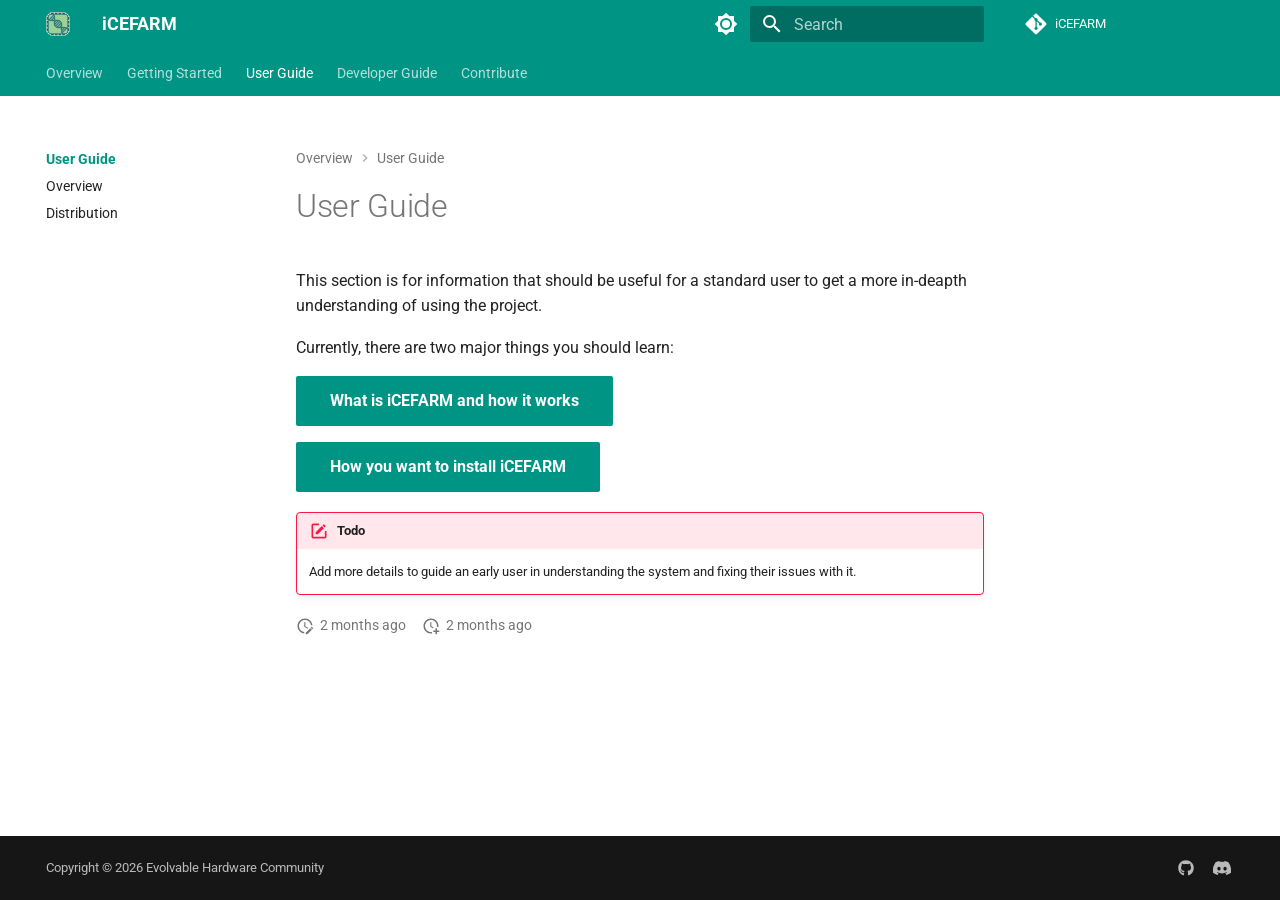
<file: User_Guide/index.html>
<!doctype html><html lang=en class=no-js> <head><meta charset=utf-8><meta name=viewport content="width=device-width,initial-scale=1"><meta name=description content="A tool to run evolution experiments on multiple ice40 FPGAs. (Currently only support pico2ice boards.)"><meta name=author content="Evolvable Hardware Community"><link href=../getting_started/ rel=prev><link href=overview/ rel=next><link rel=icon href=../assets/favicon.png><meta name=generator content="mkdocs-1.6.1, mkdocs-material-9.7.7"><title>Overview - iCEFARM</title><link rel=stylesheet href=../assets/stylesheets/main.ec1eaa64.min.css><link rel=stylesheet href=../assets/stylesheets/palette.ab4e12ef.min.css><link rel=preconnect href=https://fonts.gstatic.com crossorigin><link rel=stylesheet href="https://fonts.googleapis.com/css?family=Roboto:300,300i,400,400i,700,700i%7CRoboto+Mono:400,400i,700,700i&display=fallback"><style>:root{--md-text-font:"Roboto";--md-code-font:"Roboto Mono"}</style><link rel=stylesheet href=../css/timeago.css><link rel=stylesheet href=../stylesheets/extra.css><script>__md_scope=new URL("..",location),__md_hash=e=>[...e].reduce(((e,_)=>(e<<5)-e+_.charCodeAt(0)),0),__md_get=(e,_=localStorage,t=__md_scope)=>JSON.parse(_.getItem(t.pathname+"."+e)),__md_set=(e,_,t=localStorage,a=__md_scope)=>{try{t.setItem(a.pathname+"."+e,JSON.stringify(_))}catch(e){}}</script></head> <body dir=ltr data-md-color-scheme=default data-md-color-primary=teal data-md-color-accent=teal> <input class=md-toggle data-md-toggle=drawer type=checkbox id=__drawer autocomplete=off> <input class=md-toggle data-md-toggle=search type=checkbox id=__search autocomplete=off> <label class=md-overlay for=__drawer></label> <div data-md-component=skip> <a href=#user-guide class=md-skip> Skip to content </a> </div> <div data-md-component=announce> </div> <header class=md-header data-md-component=header> <nav class="md-header__inner md-grid" aria-label=Header> <a href=.. title=iCEFARM class="md-header__button md-logo" aria-label=iCEFARM data-md-component=logo> <img src=../assets/favicon.png alt=logo> </a> <label class="md-header__button md-icon" for=__drawer> <svg xmlns=http://www.w3.org/2000/svg viewbox="0 0 24 24"><path d="M3 6h18v2H3zm0 5h18v2H3zm0 5h18v2H3z"/></svg> </label> <div class=md-header__title data-md-component=header-title> <div class=md-header__ellipsis> <div class=md-header__topic> <span class=md-ellipsis> iCEFARM </span> </div> <div class=md-header__topic data-md-component=header-topic> <span class=md-ellipsis> Overview </span> </div> </div> </div> <form class=md-header__option data-md-component=palette> <input class=md-option data-md-color-media data-md-color-scheme=default data-md-color-primary=teal data-md-color-accent=teal aria-label="Switch to dark mode" type=radio name=__palette id=__palette_0> <label class="md-header__button md-icon" title="Switch to dark mode" for=__palette_1 hidden> <svg xmlns=http://www.w3.org/2000/svg viewbox="0 0 24 24"><path d="M12 8a4 4 0 0 0-4 4 4 4 0 0 0 4 4 4 4 0 0 0 4-4 4 4 0 0 0-4-4m0 10a6 6 0 0 1-6-6 6 6 0 0 1 6-6 6 6 0 0 1 6 6 6 6 0 0 1-6 6m8-9.31V4h-4.69L12 .69 8.69 4H4v4.69L.69 12 4 15.31V20h4.69L12 23.31 15.31 20H20v-4.69L23.31 12z"/></svg> </label> <input class=md-option data-md-color-media data-md-color-scheme=slate data-md-color-primary=teal data-md-color-accent=teal aria-label="Switch to light mode" type=radio name=__palette id=__palette_1> <label class="md-header__button md-icon" title="Switch to light mode" for=__palette_0 hidden> <svg xmlns=http://www.w3.org/2000/svg viewbox="0 0 24 24"><path d="M12 18c-.89 0-1.74-.2-2.5-.55C11.56 16.5 13 14.42 13 12s-1.44-4.5-3.5-5.45C10.26 6.2 11.11 6 12 6a6 6 0 0 1 6 6 6 6 0 0 1-6 6m8-9.31V4h-4.69L12 .69 8.69 4H4v4.69L.69 12 4 15.31V20h4.69L12 23.31 15.31 20H20v-4.69L23.31 12z"/></svg> </label> </form> <script>var palette=__md_get("__palette");if(palette&&palette.color){if("(prefers-color-scheme)"===palette.color.media){var media=matchMedia("(prefers-color-scheme: light)"),input=document.querySelector(media.matches?"[data-md-color-media='(prefers-color-scheme: light)']":"[data-md-color-media='(prefers-color-scheme: dark)']");palette.color.media=input.getAttribute("data-md-color-media"),palette.color.scheme=input.getAttribute("data-md-color-scheme"),palette.color.primary=input.getAttribute("data-md-color-primary"),palette.color.accent=input.getAttribute("data-md-color-accent")}for(var[key,value]of Object.entries(palette.color))document.body.setAttribute("data-md-color-"+key,value)}</script> <label class="md-header__button md-icon" for=__search> <svg xmlns=http://www.w3.org/2000/svg viewbox="0 0 24 24"><path d="M9.5 3A6.5 6.5 0 0 1 16 9.5c0 1.61-.59 3.09-1.56 4.23l.27.27h.79l5 5-1.5 1.5-5-5v-.79l-.27-.27A6.52 6.52 0 0 1 9.5 16 6.5 6.5 0 0 1 3 9.5 6.5 6.5 0 0 1 9.5 3m0 2C7 5 5 7 5 9.5S7 14 9.5 14 14 12 14 9.5 12 5 9.5 5"/></svg> </label> <div class=md-search data-md-component=search role=dialog> <label class=md-search__overlay for=__search></label> <div class=md-search__inner role=search> <form class=md-search__form name=search> <input type=text class=md-search__input name=query aria-label=Search placeholder=Search autocapitalize=off autocorrect=off autocomplete=off spellcheck=false data-md-component=search-query required> <label class="md-search__icon md-icon" for=__search> <svg xmlns=http://www.w3.org/2000/svg viewbox="0 0 24 24"><path d="M9.5 3A6.5 6.5 0 0 1 16 9.5c0 1.61-.59 3.09-1.56 4.23l.27.27h.79l5 5-1.5 1.5-5-5v-.79l-.27-.27A6.52 6.52 0 0 1 9.5 16 6.5 6.5 0 0 1 3 9.5 6.5 6.5 0 0 1 9.5 3m0 2C7 5 5 7 5 9.5S7 14 9.5 14 14 12 14 9.5 12 5 9.5 5"/></svg> <svg xmlns=http://www.w3.org/2000/svg viewbox="0 0 24 24"><path d="M20 11v2H8l5.5 5.5-1.42 1.42L4.16 12l7.92-7.92L13.5 5.5 8 11z"/></svg> </label> <nav class=md-search__options aria-label=Search> <a href=javascript:void(0) class="md-search__icon md-icon" title=Share aria-label=Share data-clipboard data-clipboard-text data-md-component=search-share tabindex=-1> <svg xmlns=http://www.w3.org/2000/svg viewbox="0 0 24 24"><path d="M18 16.08c-.76 0-1.44.3-1.96.77L8.91 12.7c.05-.23.09-.46.09-.7s-.04-.47-.09-.7l7.05-4.11c.54.5 1.25.81 2.04.81a3 3 0 0 0 3-3 3 3 0 0 0-3-3 3 3 0 0 0-3 3c0 .24.04.47.09.7L8.04 9.81C7.5 9.31 6.79 9 6 9a3 3 0 0 0-3 3 3 3 0 0 0 3 3c.79 0 1.5-.31 2.04-.81l7.12 4.15c-.05.21-.08.43-.08.66 0 1.61 1.31 2.91 2.92 2.91s2.92-1.3 2.92-2.91A2.92 2.92 0 0 0 18 16.08"/></svg> </a> <button type=reset class="md-search__icon md-icon" title=Clear aria-label=Clear tabindex=-1> <svg xmlns=http://www.w3.org/2000/svg viewbox="0 0 24 24"><path d="M19 6.41 17.59 5 12 10.59 6.41 5 5 6.41 10.59 12 5 17.59 6.41 19 12 13.41 17.59 19 19 17.59 13.41 12z"/></svg> </button> </nav> <div class=md-search__suggest data-md-component=search-suggest></div> </form> <div class=md-search__output> <div class=md-search__scrollwrap tabindex=0 data-md-scrollfix> <div class=md-search-result data-md-component=search-result> <div class=md-search-result__meta> Initializing search </div> <ol class=md-search-result__list role=presentation></ol> </div> </div> </div> </div> </div> <div class=md-header__source> <a href=https://github.com/evolvablehardware/iCEFARM title="Go to repository" class=md-source data-md-component=source> <div class="md-source__icon md-icon"> <svg xmlns=http://www.w3.org/2000/svg viewbox="0 0 448 512"><!-- Font Awesome Free 7.1.0 by @fontawesome - https://fontawesome.com License - https://fontawesome.com/license/free (Icons: CC BY 4.0, Fonts: SIL OFL 1.1, Code: MIT License) Copyright 2025 Fonticons, Inc.--><path d="M439.6 236.1 244 40.5c-5.4-5.5-12.8-8.5-20.4-8.5s-15 3-20.4 8.4L162.5 81l51.5 51.5c27.1-9.1 52.7 16.8 43.4 43.7l49.7 49.7c34.2-11.8 61.2 31 35.5 56.7-26.5 26.5-70.2-2.9-56-37.3L240.3 199v121.9c25.3 12.5 22.3 41.8 9.1 55-6.4 6.4-15.2 10.1-24.3 10.1s-17.8-3.6-24.3-10.1c-17.6-17.6-11.1-46.9 11.2-56v-123c-20.8-8.5-24.6-30.7-18.6-45L142.6 101 8.5 235.1C3 240.6 0 247.9 0 255.5s3 15 8.5 20.4l195.6 195.7c5.4 5.4 12.7 8.4 20.4 8.4s15-3 20.4-8.4l194.7-194.7c5.4-5.4 8.4-12.8 8.4-20.4s-3-15-8.4-20.4"/></svg> </div> <div class=md-source__repository> iCEFARM </div> </a> </div> </nav> </header> <div class=md-container data-md-component=container> <nav class=md-tabs aria-label=Tabs data-md-component=tabs> <div class=md-grid> <ul class=md-tabs__list> <li class=md-tabs__item> <a href=.. class=md-tabs__link> Overview </a> </li> <li class=md-tabs__item> <a href=../getting_started/ class=md-tabs__link> Getting Started </a> </li> <li class="md-tabs__item md-tabs__item--active"> <a href=./ class=md-tabs__link> User Guide </a> </li> <li class=md-tabs__item> <a href=../Developer_Guide/ class=md-tabs__link> Developer Guide </a> </li> <li class=md-tabs__item> <a href=../Contributing/ class=md-tabs__link> Contribute </a> </li> </ul> </div> </nav> <main class=md-main data-md-component=main> <div class="md-main__inner md-grid"> <div class="md-sidebar md-sidebar--primary" data-md-component=sidebar data-md-type=navigation> <div class=md-sidebar__scrollwrap> <div class=md-sidebar__inner> <nav class="md-nav md-nav--primary md-nav--lifted" aria-label=Navigation data-md-level=0> <label class=md-nav__title for=__drawer> <a href=.. title=iCEFARM class="md-nav__button md-logo" aria-label=iCEFARM data-md-component=logo> <img src=../assets/favicon.png alt=logo> </a> iCEFARM </label> <div class=md-nav__source> <a href=https://github.com/evolvablehardware/iCEFARM title="Go to repository" class=md-source data-md-component=source> <div class="md-source__icon md-icon"> <svg xmlns=http://www.w3.org/2000/svg viewbox="0 0 448 512"><!-- Font Awesome Free 7.1.0 by @fontawesome - https://fontawesome.com License - https://fontawesome.com/license/free (Icons: CC BY 4.0, Fonts: SIL OFL 1.1, Code: MIT License) Copyright 2025 Fonticons, Inc.--><path d="M439.6 236.1 244 40.5c-5.4-5.5-12.8-8.5-20.4-8.5s-15 3-20.4 8.4L162.5 81l51.5 51.5c27.1-9.1 52.7 16.8 43.4 43.7l49.7 49.7c34.2-11.8 61.2 31 35.5 56.7-26.5 26.5-70.2-2.9-56-37.3L240.3 199v121.9c25.3 12.5 22.3 41.8 9.1 55-6.4 6.4-15.2 10.1-24.3 10.1s-17.8-3.6-24.3-10.1c-17.6-17.6-11.1-46.9 11.2-56v-123c-20.8-8.5-24.6-30.7-18.6-45L142.6 101 8.5 235.1C3 240.6 0 247.9 0 255.5s3 15 8.5 20.4l195.6 195.7c5.4 5.4 12.7 8.4 20.4 8.4s15-3 20.4-8.4l194.7-194.7c5.4-5.4 8.4-12.8 8.4-20.4s-3-15-8.4-20.4"/></svg> </div> <div class=md-source__repository> iCEFARM </div> </a> </div> <ul class=md-nav__list data-md-scrollfix> <li class=md-nav__item> <a href=.. class=md-nav__link> <span class=md-ellipsis> Overview </span> </a> </li> <li class=md-nav__item> <a href=../getting_started/ class=md-nav__link> <span class=md-ellipsis> Getting Started </span> </a> </li> <li class="md-nav__item md-nav__item--active md-nav__item--section md-nav__item--nested"> <input class="md-nav__toggle md-toggle " type=checkbox id=__nav_3 checked> <div class="md-nav__link md-nav__container"> <a href=./ class="md-nav__link md-nav__link--active"> <span class=md-ellipsis> User Guide </span> </a> <label class="md-nav__link md-nav__link--active" for=__nav_3 id=__nav_3_label tabindex> <span class="md-nav__icon md-icon"></span> </label> </div> <nav class=md-nav data-md-level=1 aria-labelledby=__nav_3_label aria-expanded=true> <label class=md-nav__title for=__nav_3> <span class="md-nav__icon md-icon"></span> User Guide </label> <ul class=md-nav__list data-md-scrollfix> <li class=md-nav__item> <a href=overview/ class=md-nav__link> <span class=md-ellipsis> Overview </span> </a> </li> <li class=md-nav__item> <a href=distribution/ class=md-nav__link> <span class=md-ellipsis> Distribution </span> </a> </li> </ul> </nav> </li> <li class="md-nav__item md-nav__item--nested"> <input class="md-nav__toggle md-toggle " type=checkbox id=__nav_4> <div class="md-nav__link md-nav__container"> <a href=../Developer_Guide/ class="md-nav__link "> <span class=md-ellipsis> Developer Guide </span> </a> <label class="md-nav__link " for=__nav_4 id=__nav_4_label tabindex=0> <span class="md-nav__icon md-icon"></span> </label> </div> <nav class=md-nav data-md-level=1 aria-labelledby=__nav_4_label aria-expanded=false> <label class=md-nav__title for=__nav_4> <span class="md-nav__icon md-icon"></span> Developer Guide </label> <ul class=md-nav__list data-md-scrollfix> <li class=md-nav__item> <a href=../Developer_Guide/development_setup/ class=md-nav__link> <span class=md-ellipsis> Local Development Setup </span> </a> </li> <li class=md-nav__item> <a href=../Developer_Guide/communication/ class=md-nav__link> <span class=md-ellipsis> Communication Protocol </span> </a> </li> <li class=md-nav__item> <a href=../Developer_Guide/states/ class=md-nav__link> <span class=md-ellipsis> Device State Information </span> </a> </li> <li class="md-nav__item md-nav__item--nested"> <input class="md-nav__toggle md-toggle " type=checkbox id=__nav_4_5> <div class="md-nav__link md-nav__container"> <a href=../Developer_Guide/API/ class="md-nav__link "> <span class=md-ellipsis> API </span> </a> </div> <nav class=md-nav data-md-level=2 aria-labelledby=__nav_4_5_label aria-expanded=false> <label class=md-nav__title for=__nav_4_5> <span class="md-nav__icon md-icon"></span> API </label> <ul class=md-nav__list data-md-scrollfix> </ul> </nav> </li> </ul> </nav> </li> <li class="md-nav__item md-nav__item--nested"> <input class="md-nav__toggle md-toggle " type=checkbox id=__nav_5> <div class="md-nav__link md-nav__container"> <a href=../Contributing/ class="md-nav__link "> <span class=md-ellipsis> Contribute </span> </a> <label class="md-nav__link " for=__nav_5 id=__nav_5_label tabindex=0> <span class="md-nav__icon md-icon"></span> </label> </div> <nav class=md-nav data-md-level=1 aria-labelledby=__nav_5_label aria-expanded=false> <label class=md-nav__title for=__nav_5> <span class="md-nav__icon md-icon"></span> Contribute </label> <ul class=md-nav__list data-md-scrollfix> <li class=md-nav__item> <a href=../Contributing/editing_website/ class=md-nav__link> <span class=md-ellipsis> Editing This Website </span> </a> </li> </ul> </nav> </li> </ul> </nav> </div> </div> </div> <div class="md-sidebar md-sidebar--secondary" data-md-component=sidebar data-md-type=toc> <div class=md-sidebar__scrollwrap> <div class=md-sidebar__inner> <nav class="md-nav md-nav--secondary" aria-label="Table of contents"> </nav> </div> </div> </div> <div class=md-content data-md-component=content> <nav class=md-path aria-label=Navigation> <ol class=md-path__list> <li class=md-path__item> <a href=.. class=md-path__link> <span class=md-ellipsis> Overview </span> </a> </li> <li class=md-path__item> <a href=./ class=md-path__link> <span class=md-ellipsis> User Guide </span> </a> </li> </ol> </nav> <article class="md-content__inner md-typeset"> <h1 id=user-guide>User Guide<a class=headerlink href=#user-guide title="Permanent link">&para;</a></h1> <p>This section is for information that should be useful for a standard user to get a more in-deapth understanding of using the project.</p> <p>Currently, there are two major things you should learn:</p> <p><a href=overview/ class="md-button md-button--primary">What is iCEFARM and how it works</a></p> <p><a href=distribution/ class="md-button md-button--primary">How you want to install iCEFARM</a></p> <div class="admonition todo"> <p class=admonition-title>Todo</p> <p>Add more details to guide an early user in understanding the system and fixing their issues with it.</p> </div> <aside class=md-source-file> <span class=md-source-file__fact> <span class=md-icon title="Last update"> <svg xmlns=http://www.w3.org/2000/svg viewbox="0 0 24 24"><path d="M21 13.1c-.1 0-.3.1-.4.2l-1 1 2.1 2.1 1-1c.2-.2.2-.6 0-.8l-1.3-1.3c-.1-.1-.2-.2-.4-.2m-1.9 1.8-6.1 6V23h2.1l6.1-6.1zM12.5 7v5.2l4 2.4-1 1L11 13V7zM11 21.9c-5.1-.5-9-4.8-9-9.9C2 6.5 6.5 2 12 2c5.3 0 9.6 4.1 10 9.3-.3-.1-.6-.2-1-.2s-.7.1-1 .2C19.6 7.2 16.2 4 12 4c-4.4 0-8 3.6-8 8 0 4.1 3.1 7.5 7.1 7.9l-.1.2z"/></svg> </span> <span class="git-revision-date-localized-plugin git-revision-date-localized-plugin-timeago" title="September 21, 2026 18:52:41 UTC"><span class=timeago datetime=2026-09-21T18:52:41+00:00 locale=en></span></span><span class="git-revision-date-localized-plugin git-revision-date-localized-plugin-iso_date" title="September 21, 2026 18:52:41 UTC">2026-09-21</span> </span> <span class=md-source-file__fact> <span class=md-icon title=Created> <svg xmlns=http://www.w3.org/2000/svg viewbox="0 0 24 24"><path d="M14.47 15.08 11 13V7h1.5v5.25l3.08 1.83c-.41.28-.79.62-1.11 1m-1.39 4.84c-.36.05-.71.08-1.08.08-4.42 0-8-3.58-8-8s3.58-8 8-8 8 3.58 8 8c0 .37-.03.72-.08 1.08.69.1 1.33.32 1.92.64.1-.56.16-1.13.16-1.72 0-5.5-4.5-10-10-10S2 6.5 2 12s4.47 10 10 10c.59 0 1.16-.06 1.72-.16-.32-.59-.54-1.23-.64-1.92M18 15v3h-3v2h3v3h2v-3h3v-2h-3v-3z"/></svg> </span> <span class="git-revision-date-localized-plugin git-revision-date-localized-plugin-timeago" title="September 21, 2026 18:52:41 UTC"><span class=timeago datetime=2026-09-21T18:52:41+00:00 locale=en></span></span><span class="git-revision-date-localized-plugin git-revision-date-localized-plugin-iso_date" title="September 21, 2026 18:52:41 UTC">2026-09-21</span> </span> </aside> </article> </div> <script>var tabs=__md_get("__tabs");if(Array.isArray(tabs))e:for(var set of document.querySelectorAll(".tabbed-set")){var labels=set.querySelector(".tabbed-labels");for(var tab of tabs)for(var label of labels.getElementsByTagName("label"))if(label.innerText.trim()===tab){var input=document.getElementById(label.htmlFor);input.checked=!0;continue e}}</script> <script>var target=document.getElementById(location.hash.slice(1));target&&target.name&&(target.checked=target.name.startsWith("__tabbed_"))</script> </div> </main> <footer class=md-footer> <div class="md-footer-meta md-typeset"> <div class="md-footer-meta__inner md-grid"> <div class=md-copyright> <div class=md-copyright__highlight> Copyright &copy; 2026 Evolvable Hardware Community </div> </div> <div class=md-social> <a href=https://github.com/evolvablehardware/iCEFARM target=_blank rel=noopener title="Evolvable Hardware GitHub" class=md-social__link> <svg xmlns=http://www.w3.org/2000/svg viewbox="0 0 512 512"><!-- Font Awesome Free 7.1.0 by @fontawesome - https://fontawesome.com License - https://fontawesome.com/license/free (Icons: CC BY 4.0, Fonts: SIL OFL 1.1, Code: MIT License) Copyright 2025 Fonticons, Inc.--><path d="M173.9 397.4c0 2-2.3 3.6-5.2 3.6-3.3.3-5.6-1.3-5.6-3.6 0-2 2.3-3.6 5.2-3.6 3-.3 5.6 1.3 5.6 3.6m-31.1-4.5c-.7 2 1.3 4.3 4.3 4.9 2.6 1 5.6 0 6.2-2s-1.3-4.3-4.3-5.2c-2.6-.7-5.5.3-6.2 2.3m44.2-1.7c-2.9.7-4.9 2.6-4.6 4.9.3 2 2.9 3.3 5.9 2.6 2.9-.7 4.9-2.6 4.6-4.6-.3-1.9-3-3.2-5.9-2.9M252.8 8C114.1 8 8 113.3 8 252c0 110.9 69.8 205.8 169.5 239.2 12.8 2.3 17.3-5.6 17.3-12.1 0-6.2-.3-40.4-.3-61.4 0 0-70 15-84.7-29.8 0 0-11.4-29.1-27.8-36.6 0 0-22.9-15.7 1.6-15.4 0 0 24.9 2 38.6 25.8 21.9 38.6 58.6 27.5 72.9 20.9 2.3-16 8.8-27.1 16-33.7-55.9-6.2-112.3-14.3-112.3-110.5 0-27.5 7.6-41.3 23.6-58.9-2.6-6.5-11.1-33.3 2.6-67.9 20.9-6.5 69 27 69 27 20-5.6 41.5-8.5 62.8-8.5s42.8 2.9 62.8 8.5c0 0 48.1-33.6 69-27 13.7 34.7 5.2 61.4 2.6 67.9 16 17.7 25.8 31.5 25.8 58.9 0 96.5-58.9 104.2-114.8 110.5 9.2 7.9 17 22.9 17 46.4 0 33.7-.3 75.4-.3 83.6 0 6.5 4.6 14.4 17.3 12.1C436.2 457.8 504 362.9 504 252 504 113.3 391.5 8 252.8 8M105.2 352.9c-1.3 1-1 3.3.7 5.2 1.6 1.6 3.9 2.3 5.2 1 1.3-1 1-3.3-.7-5.2-1.6-1.6-3.9-2.3-5.2-1m-10.8-8.1c-.7 1.3.3 2.9 2.3 3.9 1.6 1 3.6.7 4.3-.7.7-1.3-.3-2.9-2.3-3.9-2-.6-3.6-.3-4.3.7m32.4 35.6c-1.6 1.3-1 4.3 1.3 6.2 2.3 2.3 5.2 2.6 6.5 1 1.3-1.3.7-4.3-1.3-6.2-2.2-2.3-5.2-2.6-6.5-1m-11.4-14.7c-1.6 1-1.6 3.6 0 5.9s4.3 3.3 5.6 2.3c1.6-1.3 1.6-3.9 0-6.2-1.4-2.3-4-3.3-5.6-2"/></svg> </a> <a href=https://discord.gg/q7xKAfKm6m target=_blank rel=noopener title="Join the EHW Discord!" class=md-social__link> <svg xmlns=http://www.w3.org/2000/svg viewbox="0 0 576 512"><!-- Font Awesome Free 7.1.0 by @fontawesome - https://fontawesome.com License - https://fontawesome.com/license/free (Icons: CC BY 4.0, Fonts: SIL OFL 1.1, Code: MIT License) Copyright 2025 Fonticons, Inc.--><path d="M492.5 69.8c-.2-.3-.4-.6-.8-.7-38.1-17.5-78.4-30-119.7-37.1-.4-.1-.8 0-1.1.1s-.6.4-.8.8c-5.5 9.9-10.5 20.2-14.9 30.6-44.6-6.8-89.9-6.8-134.4 0-4.5-10.5-9.5-20.7-15.1-30.6-.2-.3-.5-.6-.8-.8s-.7-.2-1.1-.2C162.5 39 122.2 51.5 84.1 69c-.3.1-.6.4-.8.7C7.1 183.5-13.8 294.6-3.6 404.2c0 .3.1.5.2.8s.3.4.5.6c44.4 32.9 94 58 146.8 74.2.4.1.8.1 1.1 0s.7-.4.9-.7c11.3-15.4 21.4-31.8 30-48.8.1-.2.2-.5.2-.8s0-.5-.1-.8-.2-.5-.4-.6-.4-.3-.7-.4c-15.8-6.1-31.2-13.4-45.9-21.9-.3-.2-.5-.4-.7-.6s-.3-.6-.3-.9 0-.6.2-.9.3-.5.6-.7c3.1-2.3 6.2-4.7 9.1-7.1.3-.2.6-.4.9-.4s.7 0 1 .1c96.2 43.9 200.4 43.9 295.5 0 .3-.1.7-.2 1-.2s.7.2.9.4c2.9 2.4 6 4.9 9.1 7.2.2.2.4.4.6.7s.2.6.2.9-.1.6-.3.9-.4.5-.6.6c-14.7 8.6-30 15.9-45.9 21.8-.2.1-.5.2-.7.4s-.3.4-.4.7-.1.5-.1.8.1.5.2.8c8.8 17 18.8 33.3 30 48.8.2.3.6.6.9.7s.8.1 1.1 0c52.9-16.2 102.6-41.3 147.1-74.2.2-.2.4-.4.5-.6s.2-.5.2-.8c12.3-126.8-20.5-236.9-86.9-334.5zm-302 267.7c-29 0-52.8-26.6-52.8-59.2s23.4-59.2 52.8-59.2c29.7 0 53.3 26.8 52.8 59.2 0 32.7-23.4 59.2-52.8 59.2m195.4 0c-29 0-52.8-26.6-52.8-59.2s23.4-59.2 52.8-59.2c29.7 0 53.3 26.8 52.8 59.2 0 32.7-23.2 59.2-52.8 59.2"/></svg> </a> </div> </div> </div> </footer> </div> <div class=md-dialog data-md-component=dialog> <div class="md-dialog__inner md-typeset"></div> </div> <script id=__config type=application/json>{"annotate": null, "base": "..", "features": ["navigation.tabs", "toc.follow", "navigation.indexes", "navigation.instant", "navigation.path", "search.highlight", "search.share", "search.suggest", "content.code.annotate", "content.code.copy", "content.tabs.link"], "search": "../assets/javascripts/workers/search.2c215733.min.js", "tags": null, "translations": {"clipboard.copied": "Copied to clipboard", "clipboard.copy": "Copy to clipboard", "search.result.more.one": "1 more on this page", "search.result.more.other": "# more on this page", "search.result.none": "No matching documents", "search.result.one": "1 matching document", "search.result.other": "# matching documents", "search.result.placeholder": "Type to start searching", "search.result.term.missing": "Missing", "select.version": "Select version"}, "version": null}</script> <script src=../assets/javascripts/bundle.d7400e89.min.js></script> <script src=../js/timeago.min.js></script> <script src=../js/timeago_mkdocs_material.js></script> </body> </html>
</file>
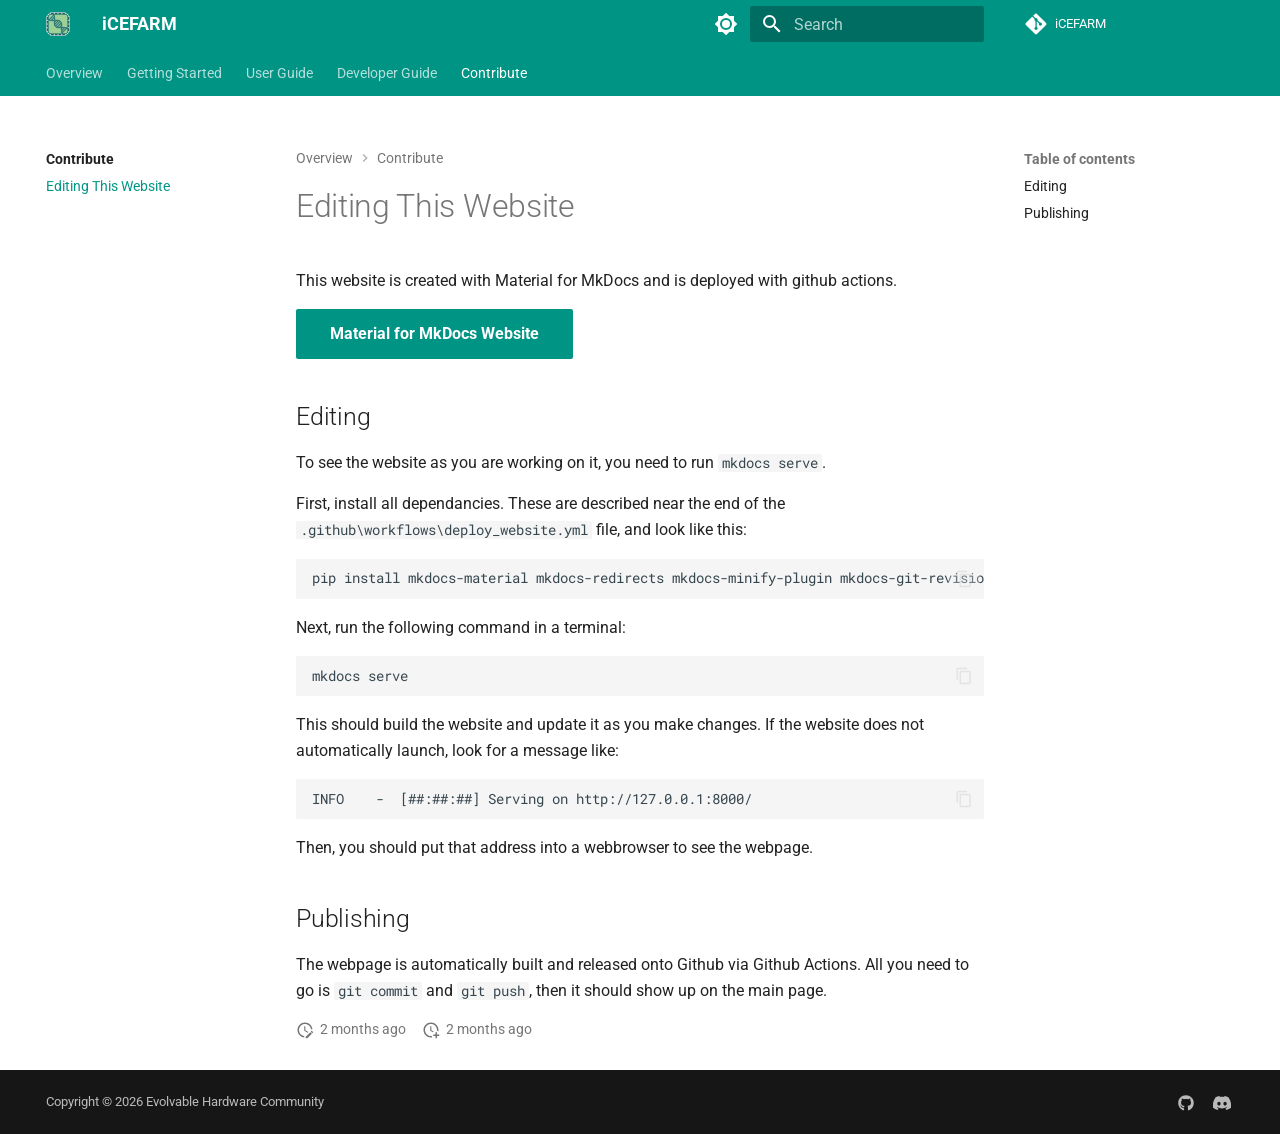
<file: Contributing/editing_website/index.html>
<!doctype html><html lang=en class=no-js> <head><meta charset=utf-8><meta name=viewport content="width=device-width,initial-scale=1"><meta name=description content="A tool to run evolution experiments on multiple ice40 FPGAs. (Currently only support pico2ice boards.)"><meta name=author content="Evolvable Hardware Community"><link href=../ rel=prev><link rel=icon href=../../assets/favicon.png><meta name=generator content="mkdocs-1.6.1, mkdocs-material-9.7.7"><title>Editing This Website - iCEFARM</title><link rel=stylesheet href=../../assets/stylesheets/main.ec1eaa64.min.css><link rel=stylesheet href=../../assets/stylesheets/palette.ab4e12ef.min.css><link rel=preconnect href=https://fonts.gstatic.com crossorigin><link rel=stylesheet href="https://fonts.googleapis.com/css?family=Roboto:300,300i,400,400i,700,700i%7CRoboto+Mono:400,400i,700,700i&display=fallback"><style>:root{--md-text-font:"Roboto";--md-code-font:"Roboto Mono"}</style><link rel=stylesheet href=../../css/timeago.css><link rel=stylesheet href=../../stylesheets/extra.css><script>__md_scope=new URL("../..",location),__md_hash=e=>[...e].reduce(((e,_)=>(e<<5)-e+_.charCodeAt(0)),0),__md_get=(e,_=localStorage,t=__md_scope)=>JSON.parse(_.getItem(t.pathname+"."+e)),__md_set=(e,_,t=localStorage,a=__md_scope)=>{try{t.setItem(a.pathname+"."+e,JSON.stringify(_))}catch(e){}}</script></head> <body dir=ltr data-md-color-scheme=default data-md-color-primary=teal data-md-color-accent=teal> <input class=md-toggle data-md-toggle=drawer type=checkbox id=__drawer autocomplete=off> <input class=md-toggle data-md-toggle=search type=checkbox id=__search autocomplete=off> <label class=md-overlay for=__drawer></label> <div data-md-component=skip> <a href=#editing-this-website class=md-skip> Skip to content </a> </div> <div data-md-component=announce> </div> <header class=md-header data-md-component=header> <nav class="md-header__inner md-grid" aria-label=Header> <a href=../.. title=iCEFARM class="md-header__button md-logo" aria-label=iCEFARM data-md-component=logo> <img src=../../assets/favicon.png alt=logo> </a> <label class="md-header__button md-icon" for=__drawer> <svg xmlns=http://www.w3.org/2000/svg viewbox="0 0 24 24"><path d="M3 6h18v2H3zm0 5h18v2H3zm0 5h18v2H3z"/></svg> </label> <div class=md-header__title data-md-component=header-title> <div class=md-header__ellipsis> <div class=md-header__topic> <span class=md-ellipsis> iCEFARM </span> </div> <div class=md-header__topic data-md-component=header-topic> <span class=md-ellipsis> Editing This Website </span> </div> </div> </div> <form class=md-header__option data-md-component=palette> <input class=md-option data-md-color-media data-md-color-scheme=default data-md-color-primary=teal data-md-color-accent=teal aria-label="Switch to dark mode" type=radio name=__palette id=__palette_0> <label class="md-header__button md-icon" title="Switch to dark mode" for=__palette_1 hidden> <svg xmlns=http://www.w3.org/2000/svg viewbox="0 0 24 24"><path d="M12 8a4 4 0 0 0-4 4 4 4 0 0 0 4 4 4 4 0 0 0 4-4 4 4 0 0 0-4-4m0 10a6 6 0 0 1-6-6 6 6 0 0 1 6-6 6 6 0 0 1 6 6 6 6 0 0 1-6 6m8-9.31V4h-4.69L12 .69 8.69 4H4v4.69L.69 12 4 15.31V20h4.69L12 23.31 15.31 20H20v-4.69L23.31 12z"/></svg> </label> <input class=md-option data-md-color-media data-md-color-scheme=slate data-md-color-primary=teal data-md-color-accent=teal aria-label="Switch to light mode" type=radio name=__palette id=__palette_1> <label class="md-header__button md-icon" title="Switch to light mode" for=__palette_0 hidden> <svg xmlns=http://www.w3.org/2000/svg viewbox="0 0 24 24"><path d="M12 18c-.89 0-1.74-.2-2.5-.55C11.56 16.5 13 14.42 13 12s-1.44-4.5-3.5-5.45C10.26 6.2 11.11 6 12 6a6 6 0 0 1 6 6 6 6 0 0 1-6 6m8-9.31V4h-4.69L12 .69 8.69 4H4v4.69L.69 12 4 15.31V20h4.69L12 23.31 15.31 20H20v-4.69L23.31 12z"/></svg> </label> </form> <script>var palette=__md_get("__palette");if(palette&&palette.color){if("(prefers-color-scheme)"===palette.color.media){var media=matchMedia("(prefers-color-scheme: light)"),input=document.querySelector(media.matches?"[data-md-color-media='(prefers-color-scheme: light)']":"[data-md-color-media='(prefers-color-scheme: dark)']");palette.color.media=input.getAttribute("data-md-color-media"),palette.color.scheme=input.getAttribute("data-md-color-scheme"),palette.color.primary=input.getAttribute("data-md-color-primary"),palette.color.accent=input.getAttribute("data-md-color-accent")}for(var[key,value]of Object.entries(palette.color))document.body.setAttribute("data-md-color-"+key,value)}</script> <label class="md-header__button md-icon" for=__search> <svg xmlns=http://www.w3.org/2000/svg viewbox="0 0 24 24"><path d="M9.5 3A6.5 6.5 0 0 1 16 9.5c0 1.61-.59 3.09-1.56 4.23l.27.27h.79l5 5-1.5 1.5-5-5v-.79l-.27-.27A6.52 6.52 0 0 1 9.5 16 6.5 6.5 0 0 1 3 9.5 6.5 6.5 0 0 1 9.5 3m0 2C7 5 5 7 5 9.5S7 14 9.5 14 14 12 14 9.5 12 5 9.5 5"/></svg> </label> <div class=md-search data-md-component=search role=dialog> <label class=md-search__overlay for=__search></label> <div class=md-search__inner role=search> <form class=md-search__form name=search> <input type=text class=md-search__input name=query aria-label=Search placeholder=Search autocapitalize=off autocorrect=off autocomplete=off spellcheck=false data-md-component=search-query required> <label class="md-search__icon md-icon" for=__search> <svg xmlns=http://www.w3.org/2000/svg viewbox="0 0 24 24"><path d="M9.5 3A6.5 6.5 0 0 1 16 9.5c0 1.61-.59 3.09-1.56 4.23l.27.27h.79l5 5-1.5 1.5-5-5v-.79l-.27-.27A6.52 6.52 0 0 1 9.5 16 6.5 6.5 0 0 1 3 9.5 6.5 6.5 0 0 1 9.5 3m0 2C7 5 5 7 5 9.5S7 14 9.5 14 14 12 14 9.5 12 5 9.5 5"/></svg> <svg xmlns=http://www.w3.org/2000/svg viewbox="0 0 24 24"><path d="M20 11v2H8l5.5 5.5-1.42 1.42L4.16 12l7.92-7.92L13.5 5.5 8 11z"/></svg> </label> <nav class=md-search__options aria-label=Search> <a href=javascript:void(0) class="md-search__icon md-icon" title=Share aria-label=Share data-clipboard data-clipboard-text data-md-component=search-share tabindex=-1> <svg xmlns=http://www.w3.org/2000/svg viewbox="0 0 24 24"><path d="M18 16.08c-.76 0-1.44.3-1.96.77L8.91 12.7c.05-.23.09-.46.09-.7s-.04-.47-.09-.7l7.05-4.11c.54.5 1.25.81 2.04.81a3 3 0 0 0 3-3 3 3 0 0 0-3-3 3 3 0 0 0-3 3c0 .24.04.47.09.7L8.04 9.81C7.5 9.31 6.79 9 6 9a3 3 0 0 0-3 3 3 3 0 0 0 3 3c.79 0 1.5-.31 2.04-.81l7.12 4.15c-.05.21-.08.43-.08.66 0 1.61 1.31 2.91 2.92 2.91s2.92-1.3 2.92-2.91A2.92 2.92 0 0 0 18 16.08"/></svg> </a> <button type=reset class="md-search__icon md-icon" title=Clear aria-label=Clear tabindex=-1> <svg xmlns=http://www.w3.org/2000/svg viewbox="0 0 24 24"><path d="M19 6.41 17.59 5 12 10.59 6.41 5 5 6.41 10.59 12 5 17.59 6.41 19 12 13.41 17.59 19 19 17.59 13.41 12z"/></svg> </button> </nav> <div class=md-search__suggest data-md-component=search-suggest></div> </form> <div class=md-search__output> <div class=md-search__scrollwrap tabindex=0 data-md-scrollfix> <div class=md-search-result data-md-component=search-result> <div class=md-search-result__meta> Initializing search </div> <ol class=md-search-result__list role=presentation></ol> </div> </div> </div> </div> </div> <div class=md-header__source> <a href=https://github.com/evolvablehardware/iCEFARM title="Go to repository" class=md-source data-md-component=source> <div class="md-source__icon md-icon"> <svg xmlns=http://www.w3.org/2000/svg viewbox="0 0 448 512"><!-- Font Awesome Free 7.1.0 by @fontawesome - https://fontawesome.com License - https://fontawesome.com/license/free (Icons: CC BY 4.0, Fonts: SIL OFL 1.1, Code: MIT License) Copyright 2025 Fonticons, Inc.--><path d="M439.6 236.1 244 40.5c-5.4-5.5-12.8-8.5-20.4-8.5s-15 3-20.4 8.4L162.5 81l51.5 51.5c27.1-9.1 52.7 16.8 43.4 43.7l49.7 49.7c34.2-11.8 61.2 31 35.5 56.7-26.5 26.5-70.2-2.9-56-37.3L240.3 199v121.9c25.3 12.5 22.3 41.8 9.1 55-6.4 6.4-15.2 10.1-24.3 10.1s-17.8-3.6-24.3-10.1c-17.6-17.6-11.1-46.9 11.2-56v-123c-20.8-8.5-24.6-30.7-18.6-45L142.6 101 8.5 235.1C3 240.6 0 247.9 0 255.5s3 15 8.5 20.4l195.6 195.7c5.4 5.4 12.7 8.4 20.4 8.4s15-3 20.4-8.4l194.7-194.7c5.4-5.4 8.4-12.8 8.4-20.4s-3-15-8.4-20.4"/></svg> </div> <div class=md-source__repository> iCEFARM </div> </a> </div> </nav> </header> <div class=md-container data-md-component=container> <nav class=md-tabs aria-label=Tabs data-md-component=tabs> <div class=md-grid> <ul class=md-tabs__list> <li class=md-tabs__item> <a href=../.. class=md-tabs__link> Overview </a> </li> <li class=md-tabs__item> <a href=../../getting_started/ class=md-tabs__link> Getting Started </a> </li> <li class=md-tabs__item> <a href=../../User_Guide/ class=md-tabs__link> User Guide </a> </li> <li class=md-tabs__item> <a href=../../Developer_Guide/ class=md-tabs__link> Developer Guide </a> </li> <li class="md-tabs__item md-tabs__item--active"> <a href=../ class=md-tabs__link> Contribute </a> </li> </ul> </div> </nav> <main class=md-main data-md-component=main> <div class="md-main__inner md-grid"> <div class="md-sidebar md-sidebar--primary" data-md-component=sidebar data-md-type=navigation> <div class=md-sidebar__scrollwrap> <div class=md-sidebar__inner> <nav class="md-nav md-nav--primary md-nav--lifted" aria-label=Navigation data-md-level=0> <label class=md-nav__title for=__drawer> <a href=../.. title=iCEFARM class="md-nav__button md-logo" aria-label=iCEFARM data-md-component=logo> <img src=../../assets/favicon.png alt=logo> </a> iCEFARM </label> <div class=md-nav__source> <a href=https://github.com/evolvablehardware/iCEFARM title="Go to repository" class=md-source data-md-component=source> <div class="md-source__icon md-icon"> <svg xmlns=http://www.w3.org/2000/svg viewbox="0 0 448 512"><!-- Font Awesome Free 7.1.0 by @fontawesome - https://fontawesome.com License - https://fontawesome.com/license/free (Icons: CC BY 4.0, Fonts: SIL OFL 1.1, Code: MIT License) Copyright 2025 Fonticons, Inc.--><path d="M439.6 236.1 244 40.5c-5.4-5.5-12.8-8.5-20.4-8.5s-15 3-20.4 8.4L162.5 81l51.5 51.5c27.1-9.1 52.7 16.8 43.4 43.7l49.7 49.7c34.2-11.8 61.2 31 35.5 56.7-26.5 26.5-70.2-2.9-56-37.3L240.3 199v121.9c25.3 12.5 22.3 41.8 9.1 55-6.4 6.4-15.2 10.1-24.3 10.1s-17.8-3.6-24.3-10.1c-17.6-17.6-11.1-46.9 11.2-56v-123c-20.8-8.5-24.6-30.7-18.6-45L142.6 101 8.5 235.1C3 240.6 0 247.9 0 255.5s3 15 8.5 20.4l195.6 195.7c5.4 5.4 12.7 8.4 20.4 8.4s15-3 20.4-8.4l194.7-194.7c5.4-5.4 8.4-12.8 8.4-20.4s-3-15-8.4-20.4"/></svg> </div> <div class=md-source__repository> iCEFARM </div> </a> </div> <ul class=md-nav__list data-md-scrollfix> <li class=md-nav__item> <a href=../.. class=md-nav__link> <span class=md-ellipsis> Overview </span> </a> </li> <li class=md-nav__item> <a href=../../getting_started/ class=md-nav__link> <span class=md-ellipsis> Getting Started </span> </a> </li> <li class="md-nav__item md-nav__item--nested"> <input class="md-nav__toggle md-toggle " type=checkbox id=__nav_3> <div class="md-nav__link md-nav__container"> <a href=../../User_Guide/ class="md-nav__link "> <span class=md-ellipsis> User Guide </span> </a> <label class="md-nav__link " for=__nav_3 id=__nav_3_label tabindex=0> <span class="md-nav__icon md-icon"></span> </label> </div> <nav class=md-nav data-md-level=1 aria-labelledby=__nav_3_label aria-expanded=false> <label class=md-nav__title for=__nav_3> <span class="md-nav__icon md-icon"></span> User Guide </label> <ul class=md-nav__list data-md-scrollfix> <li class=md-nav__item> <a href=../../User_Guide/overview/ class=md-nav__link> <span class=md-ellipsis> Overview </span> </a> </li> <li class=md-nav__item> <a href=../../User_Guide/distribution/ class=md-nav__link> <span class=md-ellipsis> Distribution </span> </a> </li> </ul> </nav> </li> <li class="md-nav__item md-nav__item--nested"> <input class="md-nav__toggle md-toggle " type=checkbox id=__nav_4> <div class="md-nav__link md-nav__container"> <a href=../../Developer_Guide/ class="md-nav__link "> <span class=md-ellipsis> Developer Guide </span> </a> <label class="md-nav__link " for=__nav_4 id=__nav_4_label tabindex=0> <span class="md-nav__icon md-icon"></span> </label> </div> <nav class=md-nav data-md-level=1 aria-labelledby=__nav_4_label aria-expanded=false> <label class=md-nav__title for=__nav_4> <span class="md-nav__icon md-icon"></span> Developer Guide </label> <ul class=md-nav__list data-md-scrollfix> <li class=md-nav__item> <a href=../../Developer_Guide/development_setup/ class=md-nav__link> <span class=md-ellipsis> Local Development Setup </span> </a> </li> <li class=md-nav__item> <a href=../../Developer_Guide/communication/ class=md-nav__link> <span class=md-ellipsis> Communication Protocol </span> </a> </li> <li class=md-nav__item> <a href=../../Developer_Guide/states/ class=md-nav__link> <span class=md-ellipsis> Device State Information </span> </a> </li> <li class="md-nav__item md-nav__item--nested"> <input class="md-nav__toggle md-toggle " type=checkbox id=__nav_4_5> <div class="md-nav__link md-nav__container"> <a href=../../Developer_Guide/API/ class="md-nav__link "> <span class=md-ellipsis> API </span> </a> </div> <nav class=md-nav data-md-level=2 aria-labelledby=__nav_4_5_label aria-expanded=false> <label class=md-nav__title for=__nav_4_5> <span class="md-nav__icon md-icon"></span> API </label> <ul class=md-nav__list data-md-scrollfix> </ul> </nav> </li> </ul> </nav> </li> <li class="md-nav__item md-nav__item--active md-nav__item--section md-nav__item--nested"> <input class="md-nav__toggle md-toggle " type=checkbox id=__nav_5 checked> <div class="md-nav__link md-nav__container"> <a href=../ class="md-nav__link "> <span class=md-ellipsis> Contribute </span> </a> <label class="md-nav__link " for=__nav_5 id=__nav_5_label tabindex> <span class="md-nav__icon md-icon"></span> </label> </div> <nav class=md-nav data-md-level=1 aria-labelledby=__nav_5_label aria-expanded=true> <label class=md-nav__title for=__nav_5> <span class="md-nav__icon md-icon"></span> Contribute </label> <ul class=md-nav__list data-md-scrollfix> <li class="md-nav__item md-nav__item--active"> <input class="md-nav__toggle md-toggle" type=checkbox id=__toc> <label class="md-nav__link md-nav__link--active" for=__toc> <span class=md-ellipsis> Editing This Website </span> <span class="md-nav__icon md-icon"></span> </label> <a href=./ class="md-nav__link md-nav__link--active"> <span class=md-ellipsis> Editing This Website </span> </a> <nav class="md-nav md-nav--secondary" aria-label="Table of contents"> <label class=md-nav__title for=__toc> <span class="md-nav__icon md-icon"></span> Table of contents </label> <ul class=md-nav__list data-md-component=toc data-md-scrollfix> <li class=md-nav__item> <a href=#editing class=md-nav__link> <span class=md-ellipsis> Editing </span> </a> </li> <li class=md-nav__item> <a href=#publishing class=md-nav__link> <span class=md-ellipsis> Publishing </span> </a> </li> </ul> </nav> </li> </ul> </nav> </li> </ul> </nav> </div> </div> </div> <div class="md-sidebar md-sidebar--secondary" data-md-component=sidebar data-md-type=toc> <div class=md-sidebar__scrollwrap> <div class=md-sidebar__inner> <nav class="md-nav md-nav--secondary" aria-label="Table of contents"> <label class=md-nav__title for=__toc> <span class="md-nav__icon md-icon"></span> Table of contents </label> <ul class=md-nav__list data-md-component=toc data-md-scrollfix> <li class=md-nav__item> <a href=#editing class=md-nav__link> <span class=md-ellipsis> Editing </span> </a> </li> <li class=md-nav__item> <a href=#publishing class=md-nav__link> <span class=md-ellipsis> Publishing </span> </a> </li> </ul> </nav> </div> </div> </div> <div class=md-content data-md-component=content> <nav class=md-path aria-label=Navigation> <ol class=md-path__list> <li class=md-path__item> <a href=../.. class=md-path__link> <span class=md-ellipsis> Overview </span> </a> </li> <li class=md-path__item> <a href=../ class=md-path__link> <span class=md-ellipsis> Contribute </span> </a> </li> </ol> </nav> <article class="md-content__inner md-typeset"> <h1 id=editing-this-website>Editing This Website<a class=headerlink href=#editing-this-website title="Permanent link">&para;</a></h1> <p>This website is created with Material for MkDocs and is deployed with github actions.</p> <p><a href=https://squidfunk.github.io/mkdocs-material/reference/ class="md-button md-button--primary">Material for MkDocs Website</a></p> <h2 id=editing>Editing<a class=headerlink href=#editing title="Permanent link">&para;</a></h2> <p>To see the website as you are working on it, you need to run <code>mkdocs serve</code>.</p> <p>First, install all dependancies. These are described near the end of the <code>.github\workflows\deploy_website.yml</code> file, and look like this:</p> <div class="language-bash highlight"><pre><span></span><code><span id=__span-0-1><a id=__codelineno-0-1 name=__codelineno-0-1 href=#__codelineno-0-1></a>pip<span class=w> </span>install<span class=w> </span>mkdocs-material<span class=w> </span>mkdocs-redirects<span class=w> </span>mkdocs-minify-plugin<span class=w> </span>mkdocs-git-revision-date-localized-plugin<span class=w> </span>mkdocs-awesome-nav
</span></code></pre></div> <p>Next, run the following command in a terminal:</p> <div class="language-bash highlight"><pre><span></span><code><span id=__span-1-1><a id=__codelineno-1-1 name=__codelineno-1-1 href=#__codelineno-1-1></a>mkdocs<span class=w> </span>serve
</span></code></pre></div> <p>This should build the website and update it as you make changes. If the website does not automatically launch, look for a message like:</p> <div class="language-text highlight"><pre><span></span><code>INFO    -  [##:##:##] Serving on http://127.0.0.1:8000/
</code></pre></div> <p>Then, you should put that address into a webbrowser to see the webpage.</p> <h2 id=publishing>Publishing<a class=headerlink href=#publishing title="Permanent link">&para;</a></h2> <p>The webpage is automatically built and released onto Github via Github Actions. All you need to go is <code>git commit</code> and <code>git push</code>, then it should show up on the main page.</p> <aside class=md-source-file> <span class=md-source-file__fact> <span class=md-icon title="Last update"> <svg xmlns=http://www.w3.org/2000/svg viewbox="0 0 24 24"><path d="M21 13.1c-.1 0-.3.1-.4.2l-1 1 2.1 2.1 1-1c.2-.2.2-.6 0-.8l-1.3-1.3c-.1-.1-.2-.2-.4-.2m-1.9 1.8-6.1 6V23h2.1l6.1-6.1zM12.5 7v5.2l4 2.4-1 1L11 13V7zM11 21.9c-5.1-.5-9-4.8-9-9.9C2 6.5 6.5 2 12 2c5.3 0 9.6 4.1 10 9.3-.3-.1-.6-.2-1-.2s-.7.1-1 .2C19.6 7.2 16.2 4 12 4c-4.4 0-8 3.6-8 8 0 4.1 3.1 7.5 7.1 7.9l-.1.2z"/></svg> </span> <span class="git-revision-date-localized-plugin git-revision-date-localized-plugin-timeago" title="September 21, 2026 18:52:41 UTC"><span class=timeago datetime=2026-09-21T18:52:41+00:00 locale=en></span></span><span class="git-revision-date-localized-plugin git-revision-date-localized-plugin-iso_date" title="September 21, 2026 18:52:41 UTC">2026-09-21</span> </span> <span class=md-source-file__fact> <span class=md-icon title=Created> <svg xmlns=http://www.w3.org/2000/svg viewbox="0 0 24 24"><path d="M14.47 15.08 11 13V7h1.5v5.25l3.08 1.83c-.41.28-.79.62-1.11 1m-1.39 4.84c-.36.05-.71.08-1.08.08-4.42 0-8-3.58-8-8s3.58-8 8-8 8 3.58 8 8c0 .37-.03.72-.08 1.08.69.1 1.33.32 1.92.64.1-.56.16-1.13.16-1.72 0-5.5-4.5-10-10-10S2 6.5 2 12s4.47 10 10 10c.59 0 1.16-.06 1.72-.16-.32-.59-.54-1.23-.64-1.92M18 15v3h-3v2h3v3h2v-3h3v-2h-3v-3z"/></svg> </span> <span class="git-revision-date-localized-plugin git-revision-date-localized-plugin-timeago" title="September 21, 2026 18:52:41 UTC"><span class=timeago datetime=2026-09-21T18:52:41+00:00 locale=en></span></span><span class="git-revision-date-localized-plugin git-revision-date-localized-plugin-iso_date" title="September 21, 2026 18:52:41 UTC">2026-09-21</span> </span> </aside> </article> </div> <script>var tabs=__md_get("__tabs");if(Array.isArray(tabs))e:for(var set of document.querySelectorAll(".tabbed-set")){var labels=set.querySelector(".tabbed-labels");for(var tab of tabs)for(var label of labels.getElementsByTagName("label"))if(label.innerText.trim()===tab){var input=document.getElementById(label.htmlFor);input.checked=!0;continue e}}</script> <script>var target=document.getElementById(location.hash.slice(1));target&&target.name&&(target.checked=target.name.startsWith("__tabbed_"))</script> </div> </main> <footer class=md-footer> <div class="md-footer-meta md-typeset"> <div class="md-footer-meta__inner md-grid"> <div class=md-copyright> <div class=md-copyright__highlight> Copyright &copy; 2026 Evolvable Hardware Community </div> </div> <div class=md-social> <a href=https://github.com/evolvablehardware/iCEFARM target=_blank rel=noopener title="Evolvable Hardware GitHub" class=md-social__link> <svg xmlns=http://www.w3.org/2000/svg viewbox="0 0 512 512"><!-- Font Awesome Free 7.1.0 by @fontawesome - https://fontawesome.com License - https://fontawesome.com/license/free (Icons: CC BY 4.0, Fonts: SIL OFL 1.1, Code: MIT License) Copyright 2025 Fonticons, Inc.--><path d="M173.9 397.4c0 2-2.3 3.6-5.2 3.6-3.3.3-5.6-1.3-5.6-3.6 0-2 2.3-3.6 5.2-3.6 3-.3 5.6 1.3 5.6 3.6m-31.1-4.5c-.7 2 1.3 4.3 4.3 4.9 2.6 1 5.6 0 6.2-2s-1.3-4.3-4.3-5.2c-2.6-.7-5.5.3-6.2 2.3m44.2-1.7c-2.9.7-4.9 2.6-4.6 4.9.3 2 2.9 3.3 5.9 2.6 2.9-.7 4.9-2.6 4.6-4.6-.3-1.9-3-3.2-5.9-2.9M252.8 8C114.1 8 8 113.3 8 252c0 110.9 69.8 205.8 169.5 239.2 12.8 2.3 17.3-5.6 17.3-12.1 0-6.2-.3-40.4-.3-61.4 0 0-70 15-84.7-29.8 0 0-11.4-29.1-27.8-36.6 0 0-22.9-15.7 1.6-15.4 0 0 24.9 2 38.6 25.8 21.9 38.6 58.6 27.5 72.9 20.9 2.3-16 8.8-27.1 16-33.7-55.9-6.2-112.3-14.3-112.3-110.5 0-27.5 7.6-41.3 23.6-58.9-2.6-6.5-11.1-33.3 2.6-67.9 20.9-6.5 69 27 69 27 20-5.6 41.5-8.5 62.8-8.5s42.8 2.9 62.8 8.5c0 0 48.1-33.6 69-27 13.7 34.7 5.2 61.4 2.6 67.9 16 17.7 25.8 31.5 25.8 58.9 0 96.5-58.9 104.2-114.8 110.5 9.2 7.9 17 22.9 17 46.4 0 33.7-.3 75.4-.3 83.6 0 6.5 4.6 14.4 17.3 12.1C436.2 457.8 504 362.9 504 252 504 113.3 391.5 8 252.8 8M105.2 352.9c-1.3 1-1 3.3.7 5.2 1.6 1.6 3.9 2.3 5.2 1 1.3-1 1-3.3-.7-5.2-1.6-1.6-3.9-2.3-5.2-1m-10.8-8.1c-.7 1.3.3 2.9 2.3 3.9 1.6 1 3.6.7 4.3-.7.7-1.3-.3-2.9-2.3-3.9-2-.6-3.6-.3-4.3.7m32.4 35.6c-1.6 1.3-1 4.3 1.3 6.2 2.3 2.3 5.2 2.6 6.5 1 1.3-1.3.7-4.3-1.3-6.2-2.2-2.3-5.2-2.6-6.5-1m-11.4-14.7c-1.6 1-1.6 3.6 0 5.9s4.3 3.3 5.6 2.3c1.6-1.3 1.6-3.9 0-6.2-1.4-2.3-4-3.3-5.6-2"/></svg> </a> <a href=https://discord.gg/q7xKAfKm6m target=_blank rel=noopener title="Join the EHW Discord!" class=md-social__link> <svg xmlns=http://www.w3.org/2000/svg viewbox="0 0 576 512"><!-- Font Awesome Free 7.1.0 by @fontawesome - https://fontawesome.com License - https://fontawesome.com/license/free (Icons: CC BY 4.0, Fonts: SIL OFL 1.1, Code: MIT License) Copyright 2025 Fonticons, Inc.--><path d="M492.5 69.8c-.2-.3-.4-.6-.8-.7-38.1-17.5-78.4-30-119.7-37.1-.4-.1-.8 0-1.1.1s-.6.4-.8.8c-5.5 9.9-10.5 20.2-14.9 30.6-44.6-6.8-89.9-6.8-134.4 0-4.5-10.5-9.5-20.7-15.1-30.6-.2-.3-.5-.6-.8-.8s-.7-.2-1.1-.2C162.5 39 122.2 51.5 84.1 69c-.3.1-.6.4-.8.7C7.1 183.5-13.8 294.6-3.6 404.2c0 .3.1.5.2.8s.3.4.5.6c44.4 32.9 94 58 146.8 74.2.4.1.8.1 1.1 0s.7-.4.9-.7c11.3-15.4 21.4-31.8 30-48.8.1-.2.2-.5.2-.8s0-.5-.1-.8-.2-.5-.4-.6-.4-.3-.7-.4c-15.8-6.1-31.2-13.4-45.9-21.9-.3-.2-.5-.4-.7-.6s-.3-.6-.3-.9 0-.6.2-.9.3-.5.6-.7c3.1-2.3 6.2-4.7 9.1-7.1.3-.2.6-.4.9-.4s.7 0 1 .1c96.2 43.9 200.4 43.9 295.5 0 .3-.1.7-.2 1-.2s.7.2.9.4c2.9 2.4 6 4.9 9.1 7.2.2.2.4.4.6.7s.2.6.2.9-.1.6-.3.9-.4.5-.6.6c-14.7 8.6-30 15.9-45.9 21.8-.2.1-.5.2-.7.4s-.3.4-.4.7-.1.5-.1.8.1.5.2.8c8.8 17 18.8 33.3 30 48.8.2.3.6.6.9.7s.8.1 1.1 0c52.9-16.2 102.6-41.3 147.1-74.2.2-.2.4-.4.5-.6s.2-.5.2-.8c12.3-126.8-20.5-236.9-86.9-334.5zm-302 267.7c-29 0-52.8-26.6-52.8-59.2s23.4-59.2 52.8-59.2c29.7 0 53.3 26.8 52.8 59.2 0 32.7-23.4 59.2-52.8 59.2m195.4 0c-29 0-52.8-26.6-52.8-59.2s23.4-59.2 52.8-59.2c29.7 0 53.3 26.8 52.8 59.2 0 32.7-23.2 59.2-52.8 59.2"/></svg> </a> </div> </div> </div> </footer> </div> <div class=md-dialog data-md-component=dialog> <div class="md-dialog__inner md-typeset"></div> </div> <script id=__config type=application/json>{"annotate": null, "base": "../..", "features": ["navigation.tabs", "toc.follow", "navigation.indexes", "navigation.instant", "navigation.path", "search.highlight", "search.share", "search.suggest", "content.code.annotate", "content.code.copy", "content.tabs.link"], "search": "../../assets/javascripts/workers/search.2c215733.min.js", "tags": null, "translations": {"clipboard.copied": "Copied to clipboard", "clipboard.copy": "Copy to clipboard", "search.result.more.one": "1 more on this page", "search.result.more.other": "# more on this page", "search.result.none": "No matching documents", "search.result.one": "1 matching document", "search.result.other": "# matching documents", "search.result.placeholder": "Type to start searching", "search.result.term.missing": "Missing", "select.version": "Select version"}, "version": null}</script> <script src=../../assets/javascripts/bundle.d7400e89.min.js></script> <script src=../../js/timeago.min.js></script> <script src=../../js/timeago_mkdocs_material.js></script> </body> </html>
</file>
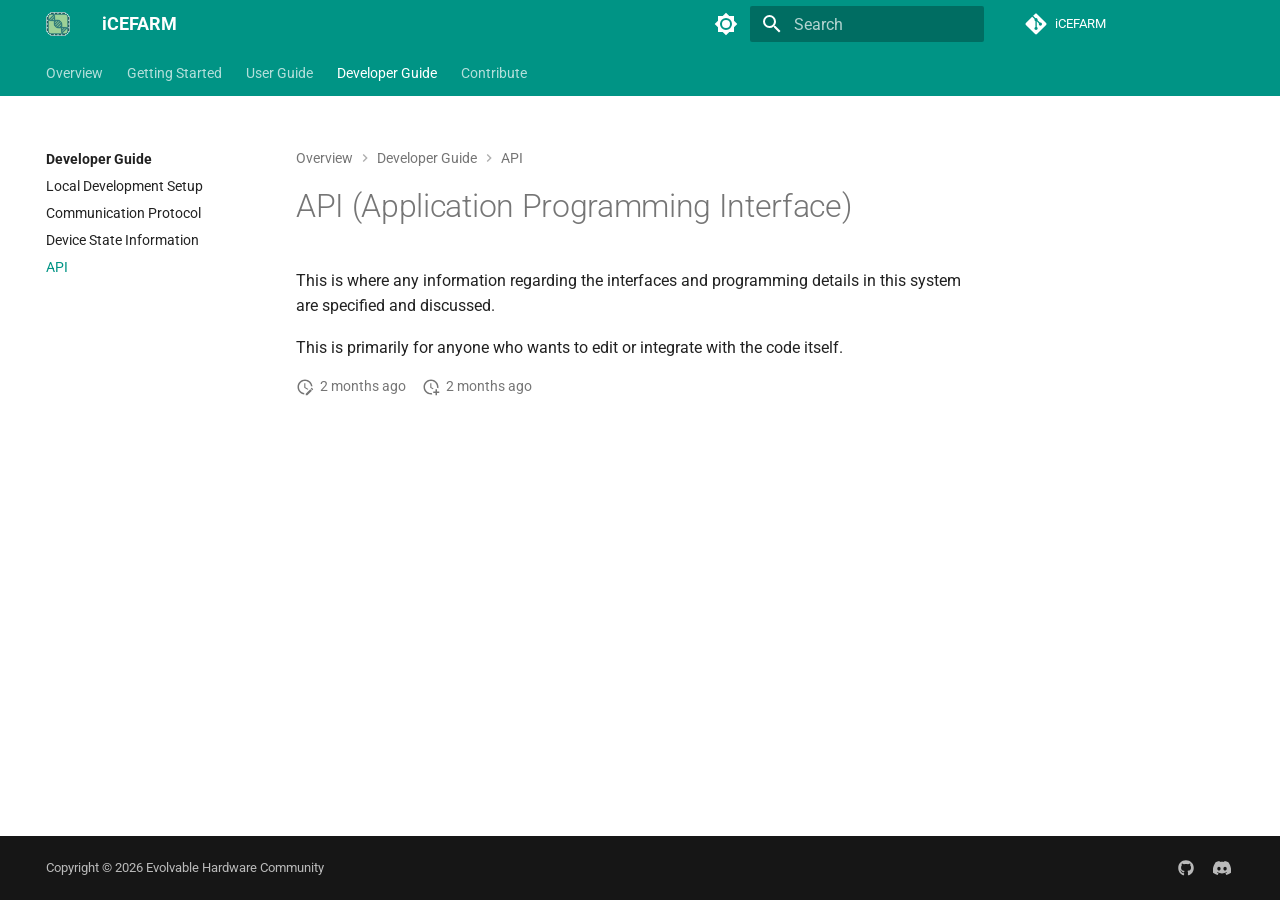
<file: Developer_Guide/API/index.html>
<!doctype html><html lang=en class=no-js> <head><meta charset=utf-8><meta name=viewport content="width=device-width,initial-scale=1"><meta name=description content="A tool to run evolution experiments on multiple ice40 FPGAs. (Currently only support pico2ice boards.)"><meta name=author content="Evolvable Hardware Community"><link href=../states/ rel=prev><link href=../../Contributing/ rel=next><link rel=icon href=../../assets/favicon.png><meta name=generator content="mkdocs-1.6.1, mkdocs-material-9.7.7"><title>Overview - iCEFARM</title><link rel=stylesheet href=../../assets/stylesheets/main.ec1eaa64.min.css><link rel=stylesheet href=../../assets/stylesheets/palette.ab4e12ef.min.css><link rel=preconnect href=https://fonts.gstatic.com crossorigin><link rel=stylesheet href="https://fonts.googleapis.com/css?family=Roboto:300,300i,400,400i,700,700i%7CRoboto+Mono:400,400i,700,700i&display=fallback"><style>:root{--md-text-font:"Roboto";--md-code-font:"Roboto Mono"}</style><link rel=stylesheet href=../../css/timeago.css><link rel=stylesheet href=../../stylesheets/extra.css><script>__md_scope=new URL("../..",location),__md_hash=e=>[...e].reduce(((e,_)=>(e<<5)-e+_.charCodeAt(0)),0),__md_get=(e,_=localStorage,t=__md_scope)=>JSON.parse(_.getItem(t.pathname+"."+e)),__md_set=(e,_,t=localStorage,a=__md_scope)=>{try{t.setItem(a.pathname+"."+e,JSON.stringify(_))}catch(e){}}</script></head> <body dir=ltr data-md-color-scheme=default data-md-color-primary=teal data-md-color-accent=teal> <input class=md-toggle data-md-toggle=drawer type=checkbox id=__drawer autocomplete=off> <input class=md-toggle data-md-toggle=search type=checkbox id=__search autocomplete=off> <label class=md-overlay for=__drawer></label> <div data-md-component=skip> <a href=#api-application-programming-interface class=md-skip> Skip to content </a> </div> <div data-md-component=announce> </div> <header class=md-header data-md-component=header> <nav class="md-header__inner md-grid" aria-label=Header> <a href=../.. title=iCEFARM class="md-header__button md-logo" aria-label=iCEFARM data-md-component=logo> <img src=../../assets/favicon.png alt=logo> </a> <label class="md-header__button md-icon" for=__drawer> <svg xmlns=http://www.w3.org/2000/svg viewbox="0 0 24 24"><path d="M3 6h18v2H3zm0 5h18v2H3zm0 5h18v2H3z"/></svg> </label> <div class=md-header__title data-md-component=header-title> <div class=md-header__ellipsis> <div class=md-header__topic> <span class=md-ellipsis> iCEFARM </span> </div> <div class=md-header__topic data-md-component=header-topic> <span class=md-ellipsis> Overview </span> </div> </div> </div> <form class=md-header__option data-md-component=palette> <input class=md-option data-md-color-media data-md-color-scheme=default data-md-color-primary=teal data-md-color-accent=teal aria-label="Switch to dark mode" type=radio name=__palette id=__palette_0> <label class="md-header__button md-icon" title="Switch to dark mode" for=__palette_1 hidden> <svg xmlns=http://www.w3.org/2000/svg viewbox="0 0 24 24"><path d="M12 8a4 4 0 0 0-4 4 4 4 0 0 0 4 4 4 4 0 0 0 4-4 4 4 0 0 0-4-4m0 10a6 6 0 0 1-6-6 6 6 0 0 1 6-6 6 6 0 0 1 6 6 6 6 0 0 1-6 6m8-9.31V4h-4.69L12 .69 8.69 4H4v4.69L.69 12 4 15.31V20h4.69L12 23.31 15.31 20H20v-4.69L23.31 12z"/></svg> </label> <input class=md-option data-md-color-media data-md-color-scheme=slate data-md-color-primary=teal data-md-color-accent=teal aria-label="Switch to light mode" type=radio name=__palette id=__palette_1> <label class="md-header__button md-icon" title="Switch to light mode" for=__palette_0 hidden> <svg xmlns=http://www.w3.org/2000/svg viewbox="0 0 24 24"><path d="M12 18c-.89 0-1.74-.2-2.5-.55C11.56 16.5 13 14.42 13 12s-1.44-4.5-3.5-5.45C10.26 6.2 11.11 6 12 6a6 6 0 0 1 6 6 6 6 0 0 1-6 6m8-9.31V4h-4.69L12 .69 8.69 4H4v4.69L.69 12 4 15.31V20h4.69L12 23.31 15.31 20H20v-4.69L23.31 12z"/></svg> </label> </form> <script>var palette=__md_get("__palette");if(palette&&palette.color){if("(prefers-color-scheme)"===palette.color.media){var media=matchMedia("(prefers-color-scheme: light)"),input=document.querySelector(media.matches?"[data-md-color-media='(prefers-color-scheme: light)']":"[data-md-color-media='(prefers-color-scheme: dark)']");palette.color.media=input.getAttribute("data-md-color-media"),palette.color.scheme=input.getAttribute("data-md-color-scheme"),palette.color.primary=input.getAttribute("data-md-color-primary"),palette.color.accent=input.getAttribute("data-md-color-accent")}for(var[key,value]of Object.entries(palette.color))document.body.setAttribute("data-md-color-"+key,value)}</script> <label class="md-header__button md-icon" for=__search> <svg xmlns=http://www.w3.org/2000/svg viewbox="0 0 24 24"><path d="M9.5 3A6.5 6.5 0 0 1 16 9.5c0 1.61-.59 3.09-1.56 4.23l.27.27h.79l5 5-1.5 1.5-5-5v-.79l-.27-.27A6.52 6.52 0 0 1 9.5 16 6.5 6.5 0 0 1 3 9.5 6.5 6.5 0 0 1 9.5 3m0 2C7 5 5 7 5 9.5S7 14 9.5 14 14 12 14 9.5 12 5 9.5 5"/></svg> </label> <div class=md-search data-md-component=search role=dialog> <label class=md-search__overlay for=__search></label> <div class=md-search__inner role=search> <form class=md-search__form name=search> <input type=text class=md-search__input name=query aria-label=Search placeholder=Search autocapitalize=off autocorrect=off autocomplete=off spellcheck=false data-md-component=search-query required> <label class="md-search__icon md-icon" for=__search> <svg xmlns=http://www.w3.org/2000/svg viewbox="0 0 24 24"><path d="M9.5 3A6.5 6.5 0 0 1 16 9.5c0 1.61-.59 3.09-1.56 4.23l.27.27h.79l5 5-1.5 1.5-5-5v-.79l-.27-.27A6.52 6.52 0 0 1 9.5 16 6.5 6.5 0 0 1 3 9.5 6.5 6.5 0 0 1 9.5 3m0 2C7 5 5 7 5 9.5S7 14 9.5 14 14 12 14 9.5 12 5 9.5 5"/></svg> <svg xmlns=http://www.w3.org/2000/svg viewbox="0 0 24 24"><path d="M20 11v2H8l5.5 5.5-1.42 1.42L4.16 12l7.92-7.92L13.5 5.5 8 11z"/></svg> </label> <nav class=md-search__options aria-label=Search> <a href=javascript:void(0) class="md-search__icon md-icon" title=Share aria-label=Share data-clipboard data-clipboard-text data-md-component=search-share tabindex=-1> <svg xmlns=http://www.w3.org/2000/svg viewbox="0 0 24 24"><path d="M18 16.08c-.76 0-1.44.3-1.96.77L8.91 12.7c.05-.23.09-.46.09-.7s-.04-.47-.09-.7l7.05-4.11c.54.5 1.25.81 2.04.81a3 3 0 0 0 3-3 3 3 0 0 0-3-3 3 3 0 0 0-3 3c0 .24.04.47.09.7L8.04 9.81C7.5 9.31 6.79 9 6 9a3 3 0 0 0-3 3 3 3 0 0 0 3 3c.79 0 1.5-.31 2.04-.81l7.12 4.15c-.05.21-.08.43-.08.66 0 1.61 1.31 2.91 2.92 2.91s2.92-1.3 2.92-2.91A2.92 2.92 0 0 0 18 16.08"/></svg> </a> <button type=reset class="md-search__icon md-icon" title=Clear aria-label=Clear tabindex=-1> <svg xmlns=http://www.w3.org/2000/svg viewbox="0 0 24 24"><path d="M19 6.41 17.59 5 12 10.59 6.41 5 5 6.41 10.59 12 5 17.59 6.41 19 12 13.41 17.59 19 19 17.59 13.41 12z"/></svg> </button> </nav> <div class=md-search__suggest data-md-component=search-suggest></div> </form> <div class=md-search__output> <div class=md-search__scrollwrap tabindex=0 data-md-scrollfix> <div class=md-search-result data-md-component=search-result> <div class=md-search-result__meta> Initializing search </div> <ol class=md-search-result__list role=presentation></ol> </div> </div> </div> </div> </div> <div class=md-header__source> <a href=https://github.com/evolvablehardware/iCEFARM title="Go to repository" class=md-source data-md-component=source> <div class="md-source__icon md-icon"> <svg xmlns=http://www.w3.org/2000/svg viewbox="0 0 448 512"><!-- Font Awesome Free 7.1.0 by @fontawesome - https://fontawesome.com License - https://fontawesome.com/license/free (Icons: CC BY 4.0, Fonts: SIL OFL 1.1, Code: MIT License) Copyright 2025 Fonticons, Inc.--><path d="M439.6 236.1 244 40.5c-5.4-5.5-12.8-8.5-20.4-8.5s-15 3-20.4 8.4L162.5 81l51.5 51.5c27.1-9.1 52.7 16.8 43.4 43.7l49.7 49.7c34.2-11.8 61.2 31 35.5 56.7-26.5 26.5-70.2-2.9-56-37.3L240.3 199v121.9c25.3 12.5 22.3 41.8 9.1 55-6.4 6.4-15.2 10.1-24.3 10.1s-17.8-3.6-24.3-10.1c-17.6-17.6-11.1-46.9 11.2-56v-123c-20.8-8.5-24.6-30.7-18.6-45L142.6 101 8.5 235.1C3 240.6 0 247.9 0 255.5s3 15 8.5 20.4l195.6 195.7c5.4 5.4 12.7 8.4 20.4 8.4s15-3 20.4-8.4l194.7-194.7c5.4-5.4 8.4-12.8 8.4-20.4s-3-15-8.4-20.4"/></svg> </div> <div class=md-source__repository> iCEFARM </div> </a> </div> </nav> </header> <div class=md-container data-md-component=container> <nav class=md-tabs aria-label=Tabs data-md-component=tabs> <div class=md-grid> <ul class=md-tabs__list> <li class=md-tabs__item> <a href=../.. class=md-tabs__link> Overview </a> </li> <li class=md-tabs__item> <a href=../../getting_started/ class=md-tabs__link> Getting Started </a> </li> <li class=md-tabs__item> <a href=../../User_Guide/ class=md-tabs__link> User Guide </a> </li> <li class="md-tabs__item md-tabs__item--active"> <a href=../ class=md-tabs__link> Developer Guide </a> </li> <li class=md-tabs__item> <a href=../../Contributing/ class=md-tabs__link> Contribute </a> </li> </ul> </div> </nav> <main class=md-main data-md-component=main> <div class="md-main__inner md-grid"> <div class="md-sidebar md-sidebar--primary" data-md-component=sidebar data-md-type=navigation> <div class=md-sidebar__scrollwrap> <div class=md-sidebar__inner> <nav class="md-nav md-nav--primary md-nav--lifted" aria-label=Navigation data-md-level=0> <label class=md-nav__title for=__drawer> <a href=../.. title=iCEFARM class="md-nav__button md-logo" aria-label=iCEFARM data-md-component=logo> <img src=../../assets/favicon.png alt=logo> </a> iCEFARM </label> <div class=md-nav__source> <a href=https://github.com/evolvablehardware/iCEFARM title="Go to repository" class=md-source data-md-component=source> <div class="md-source__icon md-icon"> <svg xmlns=http://www.w3.org/2000/svg viewbox="0 0 448 512"><!-- Font Awesome Free 7.1.0 by @fontawesome - https://fontawesome.com License - https://fontawesome.com/license/free (Icons: CC BY 4.0, Fonts: SIL OFL 1.1, Code: MIT License) Copyright 2025 Fonticons, Inc.--><path d="M439.6 236.1 244 40.5c-5.4-5.5-12.8-8.5-20.4-8.5s-15 3-20.4 8.4L162.5 81l51.5 51.5c27.1-9.1 52.7 16.8 43.4 43.7l49.7 49.7c34.2-11.8 61.2 31 35.5 56.7-26.5 26.5-70.2-2.9-56-37.3L240.3 199v121.9c25.3 12.5 22.3 41.8 9.1 55-6.4 6.4-15.2 10.1-24.3 10.1s-17.8-3.6-24.3-10.1c-17.6-17.6-11.1-46.9 11.2-56v-123c-20.8-8.5-24.6-30.7-18.6-45L142.6 101 8.5 235.1C3 240.6 0 247.9 0 255.5s3 15 8.5 20.4l195.6 195.7c5.4 5.4 12.7 8.4 20.4 8.4s15-3 20.4-8.4l194.7-194.7c5.4-5.4 8.4-12.8 8.4-20.4s-3-15-8.4-20.4"/></svg> </div> <div class=md-source__repository> iCEFARM </div> </a> </div> <ul class=md-nav__list data-md-scrollfix> <li class=md-nav__item> <a href=../.. class=md-nav__link> <span class=md-ellipsis> Overview </span> </a> </li> <li class=md-nav__item> <a href=../../getting_started/ class=md-nav__link> <span class=md-ellipsis> Getting Started </span> </a> </li> <li class="md-nav__item md-nav__item--nested"> <input class="md-nav__toggle md-toggle " type=checkbox id=__nav_3> <div class="md-nav__link md-nav__container"> <a href=../../User_Guide/ class="md-nav__link "> <span class=md-ellipsis> User Guide </span> </a> <label class="md-nav__link " for=__nav_3 id=__nav_3_label tabindex=0> <span class="md-nav__icon md-icon"></span> </label> </div> <nav class=md-nav data-md-level=1 aria-labelledby=__nav_3_label aria-expanded=false> <label class=md-nav__title for=__nav_3> <span class="md-nav__icon md-icon"></span> User Guide </label> <ul class=md-nav__list data-md-scrollfix> <li class=md-nav__item> <a href=../../User_Guide/overview/ class=md-nav__link> <span class=md-ellipsis> Overview </span> </a> </li> <li class=md-nav__item> <a href=../../User_Guide/distribution/ class=md-nav__link> <span class=md-ellipsis> Distribution </span> </a> </li> </ul> </nav> </li> <li class="md-nav__item md-nav__item--active md-nav__item--section md-nav__item--nested"> <input class="md-nav__toggle md-toggle " type=checkbox id=__nav_4 checked> <div class="md-nav__link md-nav__container"> <a href=../ class="md-nav__link "> <span class=md-ellipsis> Developer Guide </span> </a> <label class="md-nav__link " for=__nav_4 id=__nav_4_label tabindex> <span class="md-nav__icon md-icon"></span> </label> </div> <nav class=md-nav data-md-level=1 aria-labelledby=__nav_4_label aria-expanded=true> <label class=md-nav__title for=__nav_4> <span class="md-nav__icon md-icon"></span> Developer Guide </label> <ul class=md-nav__list data-md-scrollfix> <li class=md-nav__item> <a href=../development_setup/ class=md-nav__link> <span class=md-ellipsis> Local Development Setup </span> </a> </li> <li class=md-nav__item> <a href=../communication/ class=md-nav__link> <span class=md-ellipsis> Communication Protocol </span> </a> </li> <li class=md-nav__item> <a href=../states/ class=md-nav__link> <span class=md-ellipsis> Device State Information </span> </a> </li> <li class="md-nav__item md-nav__item--active md-nav__item--nested"> <input class="md-nav__toggle md-toggle " type=checkbox id=__nav_4_5 checked> <div class="md-nav__link md-nav__container"> <a href=./ class="md-nav__link md-nav__link--active"> <span class=md-ellipsis> API </span> </a> </div> <nav class=md-nav data-md-level=2 aria-labelledby=__nav_4_5_label aria-expanded=true> <label class=md-nav__title for=__nav_4_5> <span class="md-nav__icon md-icon"></span> API </label> <ul class=md-nav__list data-md-scrollfix> </ul> </nav> </li> </ul> </nav> </li> <li class="md-nav__item md-nav__item--nested"> <input class="md-nav__toggle md-toggle " type=checkbox id=__nav_5> <div class="md-nav__link md-nav__container"> <a href=../../Contributing/ class="md-nav__link "> <span class=md-ellipsis> Contribute </span> </a> <label class="md-nav__link " for=__nav_5 id=__nav_5_label tabindex=0> <span class="md-nav__icon md-icon"></span> </label> </div> <nav class=md-nav data-md-level=1 aria-labelledby=__nav_5_label aria-expanded=false> <label class=md-nav__title for=__nav_5> <span class="md-nav__icon md-icon"></span> Contribute </label> <ul class=md-nav__list data-md-scrollfix> <li class=md-nav__item> <a href=../../Contributing/editing_website/ class=md-nav__link> <span class=md-ellipsis> Editing This Website </span> </a> </li> </ul> </nav> </li> </ul> </nav> </div> </div> </div> <div class="md-sidebar md-sidebar--secondary" data-md-component=sidebar data-md-type=toc> <div class=md-sidebar__scrollwrap> <div class=md-sidebar__inner> <nav class="md-nav md-nav--secondary" aria-label="Table of contents"> </nav> </div> </div> </div> <div class=md-content data-md-component=content> <nav class=md-path aria-label=Navigation> <ol class=md-path__list> <li class=md-path__item> <a href=../.. class=md-path__link> <span class=md-ellipsis> Overview </span> </a> </li> <li class=md-path__item> <a href=../ class=md-path__link> <span class=md-ellipsis> Developer Guide </span> </a> </li> <li class=md-path__item> <a href=./ class=md-path__link> <span class=md-ellipsis> API </span> </a> </li> </ol> </nav> <article class="md-content__inner md-typeset"> <h1 id=api-application-programming-interface>API (Application Programming Interface)<a class=headerlink href=#api-application-programming-interface title="Permanent link">&para;</a></h1> <p>This is where any information regarding the interfaces and programming details in this system are specified and discussed.</p> <p>This is primarily for anyone who wants to edit or integrate with the code itself.</p> <aside class=md-source-file> <span class=md-source-file__fact> <span class=md-icon title="Last update"> <svg xmlns=http://www.w3.org/2000/svg viewbox="0 0 24 24"><path d="M21 13.1c-.1 0-.3.1-.4.2l-1 1 2.1 2.1 1-1c.2-.2.2-.6 0-.8l-1.3-1.3c-.1-.1-.2-.2-.4-.2m-1.9 1.8-6.1 6V23h2.1l6.1-6.1zM12.5 7v5.2l4 2.4-1 1L11 13V7zM11 21.9c-5.1-.5-9-4.8-9-9.9C2 6.5 6.5 2 12 2c5.3 0 9.6 4.1 10 9.3-.3-.1-.6-.2-1-.2s-.7.1-1 .2C19.6 7.2 16.2 4 12 4c-4.4 0-8 3.6-8 8 0 4.1 3.1 7.5 7.1 7.9l-.1.2z"/></svg> </span> <span class="git-revision-date-localized-plugin git-revision-date-localized-plugin-timeago" title="September 21, 2026 18:52:41 UTC"><span class=timeago datetime=2026-09-21T18:52:41+00:00 locale=en></span></span><span class="git-revision-date-localized-plugin git-revision-date-localized-plugin-iso_date" title="September 21, 2026 18:52:41 UTC">2026-09-21</span> </span> <span class=md-source-file__fact> <span class=md-icon title=Created> <svg xmlns=http://www.w3.org/2000/svg viewbox="0 0 24 24"><path d="M14.47 15.08 11 13V7h1.5v5.25l3.08 1.83c-.41.28-.79.62-1.11 1m-1.39 4.84c-.36.05-.71.08-1.08.08-4.42 0-8-3.58-8-8s3.58-8 8-8 8 3.58 8 8c0 .37-.03.72-.08 1.08.69.1 1.33.32 1.92.64.1-.56.16-1.13.16-1.72 0-5.5-4.5-10-10-10S2 6.5 2 12s4.47 10 10 10c.59 0 1.16-.06 1.72-.16-.32-.59-.54-1.23-.64-1.92M18 15v3h-3v2h3v3h2v-3h3v-2h-3v-3z"/></svg> </span> <span class="git-revision-date-localized-plugin git-revision-date-localized-plugin-timeago" title="September 21, 2026 18:52:41 UTC"><span class=timeago datetime=2026-09-21T18:52:41+00:00 locale=en></span></span><span class="git-revision-date-localized-plugin git-revision-date-localized-plugin-iso_date" title="September 21, 2026 18:52:41 UTC">2026-09-21</span> </span> </aside> </article> </div> <script>var tabs=__md_get("__tabs");if(Array.isArray(tabs))e:for(var set of document.querySelectorAll(".tabbed-set")){var labels=set.querySelector(".tabbed-labels");for(var tab of tabs)for(var label of labels.getElementsByTagName("label"))if(label.innerText.trim()===tab){var input=document.getElementById(label.htmlFor);input.checked=!0;continue e}}</script> <script>var target=document.getElementById(location.hash.slice(1));target&&target.name&&(target.checked=target.name.startsWith("__tabbed_"))</script> </div> </main> <footer class=md-footer> <div class="md-footer-meta md-typeset"> <div class="md-footer-meta__inner md-grid"> <div class=md-copyright> <div class=md-copyright__highlight> Copyright &copy; 2026 Evolvable Hardware Community </div> </div> <div class=md-social> <a href=https://github.com/evolvablehardware/iCEFARM target=_blank rel=noopener title="Evolvable Hardware GitHub" class=md-social__link> <svg xmlns=http://www.w3.org/2000/svg viewbox="0 0 512 512"><!-- Font Awesome Free 7.1.0 by @fontawesome - https://fontawesome.com License - https://fontawesome.com/license/free (Icons: CC BY 4.0, Fonts: SIL OFL 1.1, Code: MIT License) Copyright 2025 Fonticons, Inc.--><path d="M173.9 397.4c0 2-2.3 3.6-5.2 3.6-3.3.3-5.6-1.3-5.6-3.6 0-2 2.3-3.6 5.2-3.6 3-.3 5.6 1.3 5.6 3.6m-31.1-4.5c-.7 2 1.3 4.3 4.3 4.9 2.6 1 5.6 0 6.2-2s-1.3-4.3-4.3-5.2c-2.6-.7-5.5.3-6.2 2.3m44.2-1.7c-2.9.7-4.9 2.6-4.6 4.9.3 2 2.9 3.3 5.9 2.6 2.9-.7 4.9-2.6 4.6-4.6-.3-1.9-3-3.2-5.9-2.9M252.8 8C114.1 8 8 113.3 8 252c0 110.9 69.8 205.8 169.5 239.2 12.8 2.3 17.3-5.6 17.3-12.1 0-6.2-.3-40.4-.3-61.4 0 0-70 15-84.7-29.8 0 0-11.4-29.1-27.8-36.6 0 0-22.9-15.7 1.6-15.4 0 0 24.9 2 38.6 25.8 21.9 38.6 58.6 27.5 72.9 20.9 2.3-16 8.8-27.1 16-33.7-55.9-6.2-112.3-14.3-112.3-110.5 0-27.5 7.6-41.3 23.6-58.9-2.6-6.5-11.1-33.3 2.6-67.9 20.9-6.5 69 27 69 27 20-5.6 41.5-8.5 62.8-8.5s42.8 2.9 62.8 8.5c0 0 48.1-33.6 69-27 13.7 34.7 5.2 61.4 2.6 67.9 16 17.7 25.8 31.5 25.8 58.9 0 96.5-58.9 104.2-114.8 110.5 9.2 7.9 17 22.9 17 46.4 0 33.7-.3 75.4-.3 83.6 0 6.5 4.6 14.4 17.3 12.1C436.2 457.8 504 362.9 504 252 504 113.3 391.5 8 252.8 8M105.2 352.9c-1.3 1-1 3.3.7 5.2 1.6 1.6 3.9 2.3 5.2 1 1.3-1 1-3.3-.7-5.2-1.6-1.6-3.9-2.3-5.2-1m-10.8-8.1c-.7 1.3.3 2.9 2.3 3.9 1.6 1 3.6.7 4.3-.7.7-1.3-.3-2.9-2.3-3.9-2-.6-3.6-.3-4.3.7m32.4 35.6c-1.6 1.3-1 4.3 1.3 6.2 2.3 2.3 5.2 2.6 6.5 1 1.3-1.3.7-4.3-1.3-6.2-2.2-2.3-5.2-2.6-6.5-1m-11.4-14.7c-1.6 1-1.6 3.6 0 5.9s4.3 3.3 5.6 2.3c1.6-1.3 1.6-3.9 0-6.2-1.4-2.3-4-3.3-5.6-2"/></svg> </a> <a href=https://discord.gg/q7xKAfKm6m target=_blank rel=noopener title="Join the EHW Discord!" class=md-social__link> <svg xmlns=http://www.w3.org/2000/svg viewbox="0 0 576 512"><!-- Font Awesome Free 7.1.0 by @fontawesome - https://fontawesome.com License - https://fontawesome.com/license/free (Icons: CC BY 4.0, Fonts: SIL OFL 1.1, Code: MIT License) Copyright 2025 Fonticons, Inc.--><path d="M492.5 69.8c-.2-.3-.4-.6-.8-.7-38.1-17.5-78.4-30-119.7-37.1-.4-.1-.8 0-1.1.1s-.6.4-.8.8c-5.5 9.9-10.5 20.2-14.9 30.6-44.6-6.8-89.9-6.8-134.4 0-4.5-10.5-9.5-20.7-15.1-30.6-.2-.3-.5-.6-.8-.8s-.7-.2-1.1-.2C162.5 39 122.2 51.5 84.1 69c-.3.1-.6.4-.8.7C7.1 183.5-13.8 294.6-3.6 404.2c0 .3.1.5.2.8s.3.4.5.6c44.4 32.9 94 58 146.8 74.2.4.1.8.1 1.1 0s.7-.4.9-.7c11.3-15.4 21.4-31.8 30-48.8.1-.2.2-.5.2-.8s0-.5-.1-.8-.2-.5-.4-.6-.4-.3-.7-.4c-15.8-6.1-31.2-13.4-45.9-21.9-.3-.2-.5-.4-.7-.6s-.3-.6-.3-.9 0-.6.2-.9.3-.5.6-.7c3.1-2.3 6.2-4.7 9.1-7.1.3-.2.6-.4.9-.4s.7 0 1 .1c96.2 43.9 200.4 43.9 295.5 0 .3-.1.7-.2 1-.2s.7.2.9.4c2.9 2.4 6 4.9 9.1 7.2.2.2.4.4.6.7s.2.6.2.9-.1.6-.3.9-.4.5-.6.6c-14.7 8.6-30 15.9-45.9 21.8-.2.1-.5.2-.7.4s-.3.4-.4.7-.1.5-.1.8.1.5.2.8c8.8 17 18.8 33.3 30 48.8.2.3.6.6.9.7s.8.1 1.1 0c52.9-16.2 102.6-41.3 147.1-74.2.2-.2.4-.4.5-.6s.2-.5.2-.8c12.3-126.8-20.5-236.9-86.9-334.5zm-302 267.7c-29 0-52.8-26.6-52.8-59.2s23.4-59.2 52.8-59.2c29.7 0 53.3 26.8 52.8 59.2 0 32.7-23.4 59.2-52.8 59.2m195.4 0c-29 0-52.8-26.6-52.8-59.2s23.4-59.2 52.8-59.2c29.7 0 53.3 26.8 52.8 59.2 0 32.7-23.2 59.2-52.8 59.2"/></svg> </a> </div> </div> </div> </footer> </div> <div class=md-dialog data-md-component=dialog> <div class="md-dialog__inner md-typeset"></div> </div> <script id=__config type=application/json>{"annotate": null, "base": "../..", "features": ["navigation.tabs", "toc.follow", "navigation.indexes", "navigation.instant", "navigation.path", "search.highlight", "search.share", "search.suggest", "content.code.annotate", "content.code.copy", "content.tabs.link"], "search": "../../assets/javascripts/workers/search.2c215733.min.js", "tags": null, "translations": {"clipboard.copied": "Copied to clipboard", "clipboard.copy": "Copy to clipboard", "search.result.more.one": "1 more on this page", "search.result.more.other": "# more on this page", "search.result.none": "No matching documents", "search.result.one": "1 matching document", "search.result.other": "# matching documents", "search.result.placeholder": "Type to start searching", "search.result.term.missing": "Missing", "select.version": "Select version"}, "version": null}</script> <script src=../../assets/javascripts/bundle.d7400e89.min.js></script> <script src=../../js/timeago.min.js></script> <script src=../../js/timeago_mkdocs_material.js></script> </body> </html>
</file>
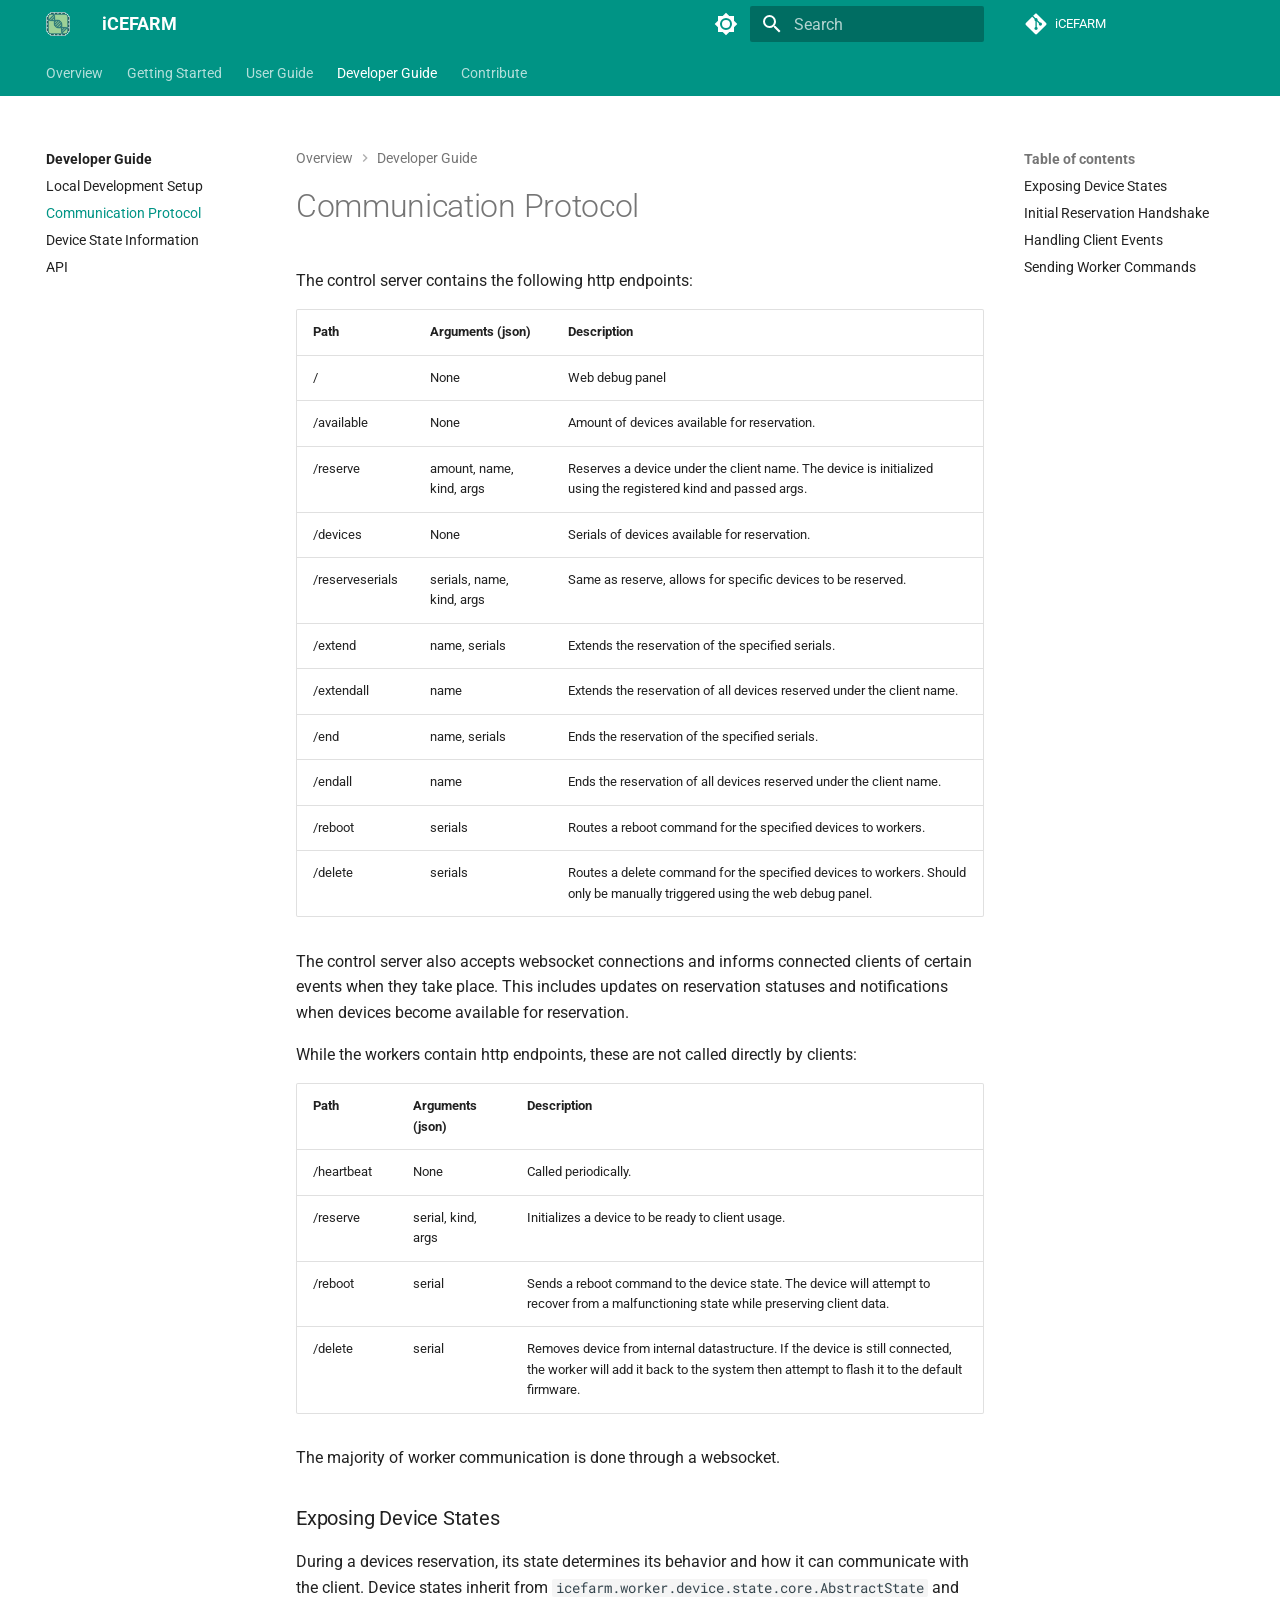
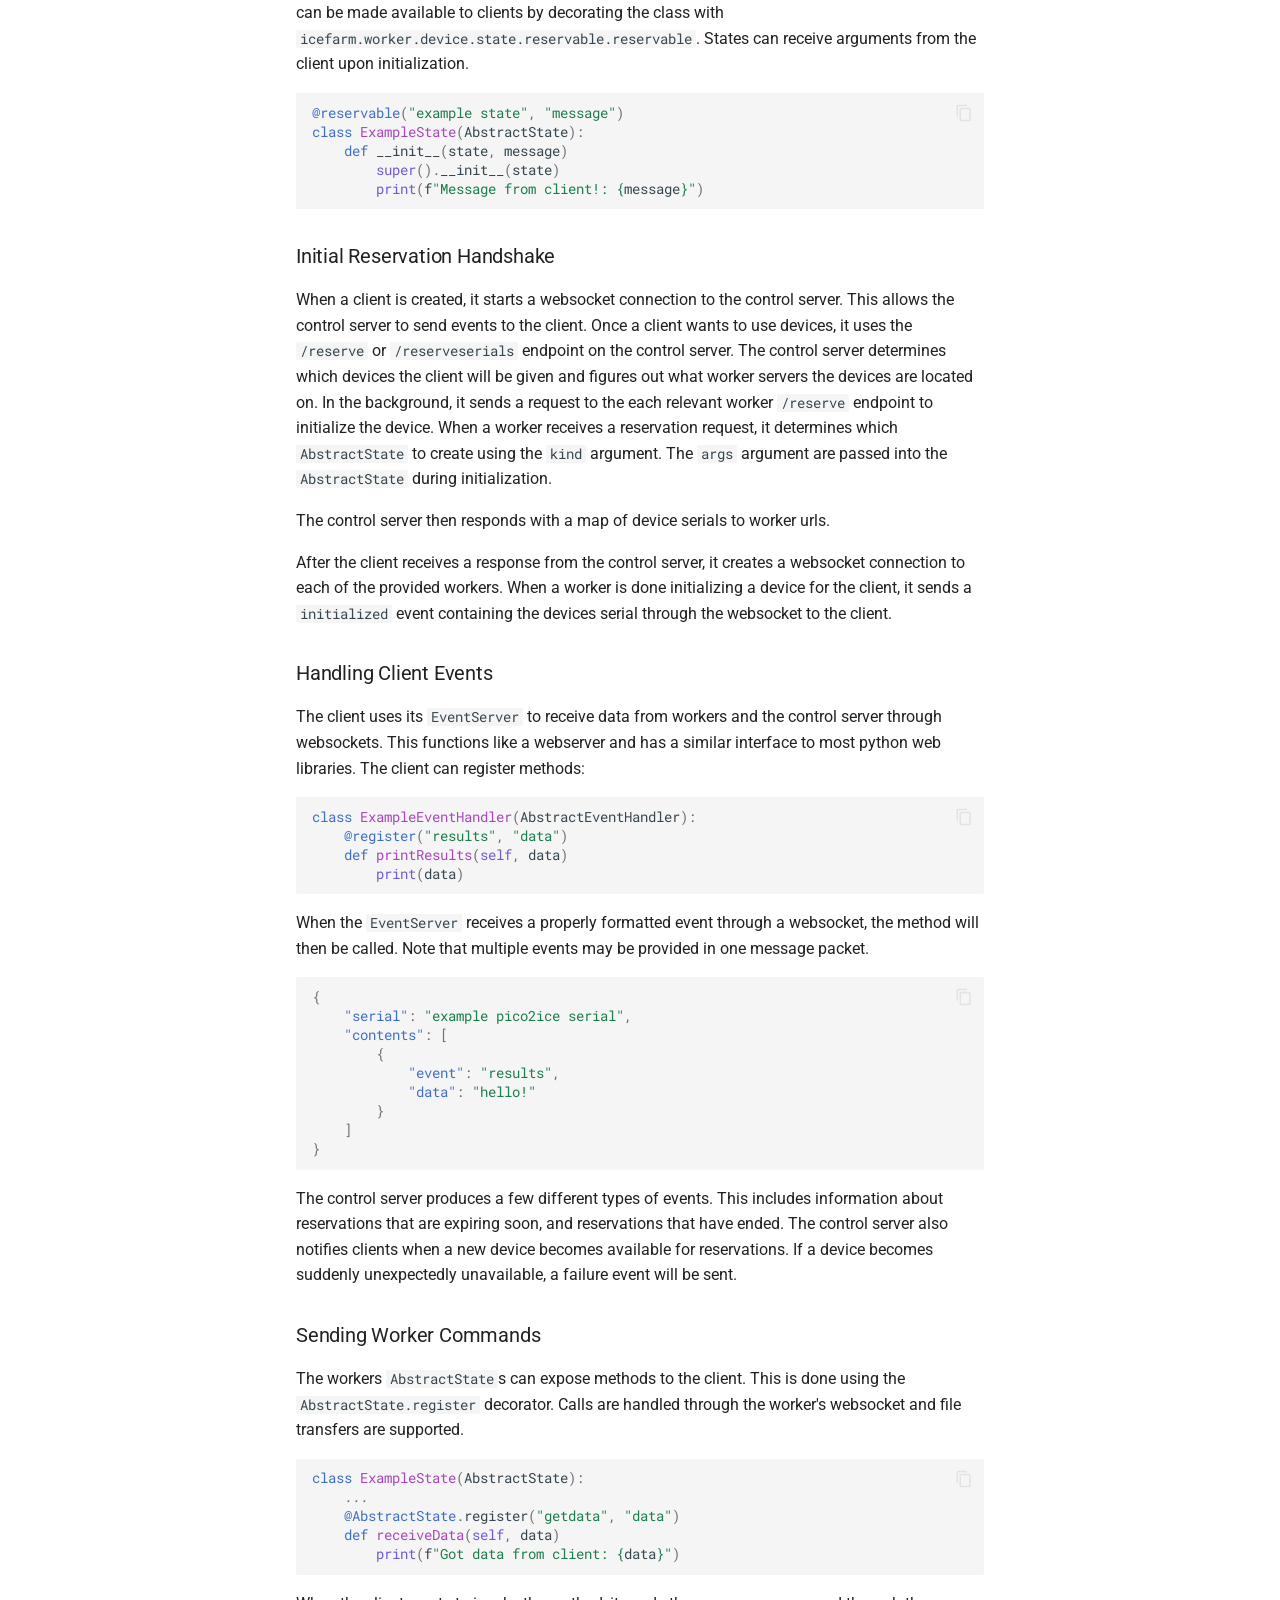
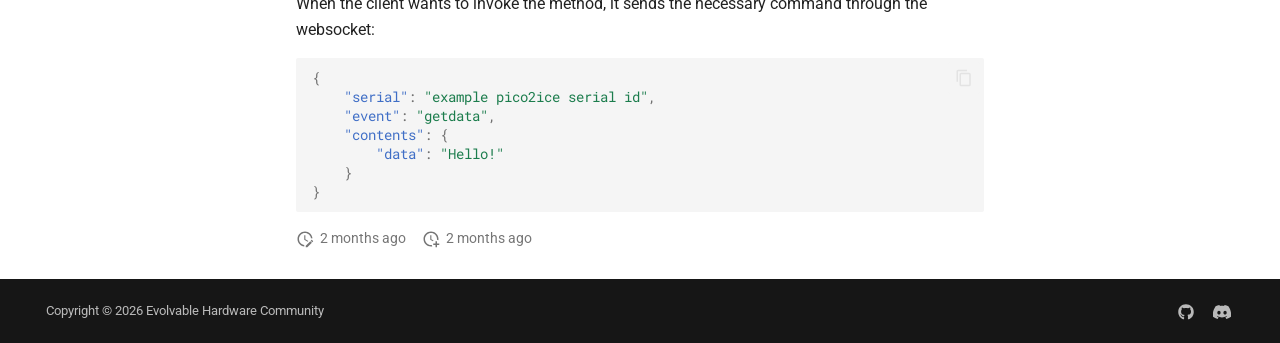
<file: Developer_Guide/communication/index.html>
<!doctype html><html lang=en class=no-js> <head><meta charset=utf-8><meta name=viewport content="width=device-width,initial-scale=1"><meta name=description content="A tool to run evolution experiments on multiple ice40 FPGAs. (Currently only support pico2ice boards.)"><meta name=author content="Evolvable Hardware Community"><link href=../development_setup/ rel=prev><link href=../states/ rel=next><link rel=icon href=../../assets/favicon.png><meta name=generator content="mkdocs-1.6.1, mkdocs-material-9.7.7"><title>Communication Protocol - iCEFARM</title><link rel=stylesheet href=../../assets/stylesheets/main.ec1eaa64.min.css><link rel=stylesheet href=../../assets/stylesheets/palette.ab4e12ef.min.css><link rel=preconnect href=https://fonts.gstatic.com crossorigin><link rel=stylesheet href="https://fonts.googleapis.com/css?family=Roboto:300,300i,400,400i,700,700i%7CRoboto+Mono:400,400i,700,700i&display=fallback"><style>:root{--md-text-font:"Roboto";--md-code-font:"Roboto Mono"}</style><link rel=stylesheet href=../../css/timeago.css><link rel=stylesheet href=../../stylesheets/extra.css><script>__md_scope=new URL("../..",location),__md_hash=e=>[...e].reduce(((e,_)=>(e<<5)-e+_.charCodeAt(0)),0),__md_get=(e,_=localStorage,t=__md_scope)=>JSON.parse(_.getItem(t.pathname+"."+e)),__md_set=(e,_,t=localStorage,a=__md_scope)=>{try{t.setItem(a.pathname+"."+e,JSON.stringify(_))}catch(e){}}</script></head> <body dir=ltr data-md-color-scheme=default data-md-color-primary=teal data-md-color-accent=teal> <input class=md-toggle data-md-toggle=drawer type=checkbox id=__drawer autocomplete=off> <input class=md-toggle data-md-toggle=search type=checkbox id=__search autocomplete=off> <label class=md-overlay for=__drawer></label> <div data-md-component=skip> <a href=#communication-protocol class=md-skip> Skip to content </a> </div> <div data-md-component=announce> </div> <header class=md-header data-md-component=header> <nav class="md-header__inner md-grid" aria-label=Header> <a href=../.. title=iCEFARM class="md-header__button md-logo" aria-label=iCEFARM data-md-component=logo> <img src=../../assets/favicon.png alt=logo> </a> <label class="md-header__button md-icon" for=__drawer> <svg xmlns=http://www.w3.org/2000/svg viewbox="0 0 24 24"><path d="M3 6h18v2H3zm0 5h18v2H3zm0 5h18v2H3z"/></svg> </label> <div class=md-header__title data-md-component=header-title> <div class=md-header__ellipsis> <div class=md-header__topic> <span class=md-ellipsis> iCEFARM </span> </div> <div class=md-header__topic data-md-component=header-topic> <span class=md-ellipsis> Communication Protocol </span> </div> </div> </div> <form class=md-header__option data-md-component=palette> <input class=md-option data-md-color-media data-md-color-scheme=default data-md-color-primary=teal data-md-color-accent=teal aria-label="Switch to dark mode" type=radio name=__palette id=__palette_0> <label class="md-header__button md-icon" title="Switch to dark mode" for=__palette_1 hidden> <svg xmlns=http://www.w3.org/2000/svg viewbox="0 0 24 24"><path d="M12 8a4 4 0 0 0-4 4 4 4 0 0 0 4 4 4 4 0 0 0 4-4 4 4 0 0 0-4-4m0 10a6 6 0 0 1-6-6 6 6 0 0 1 6-6 6 6 0 0 1 6 6 6 6 0 0 1-6 6m8-9.31V4h-4.69L12 .69 8.69 4H4v4.69L.69 12 4 15.31V20h4.69L12 23.31 15.31 20H20v-4.69L23.31 12z"/></svg> </label> <input class=md-option data-md-color-media data-md-color-scheme=slate data-md-color-primary=teal data-md-color-accent=teal aria-label="Switch to light mode" type=radio name=__palette id=__palette_1> <label class="md-header__button md-icon" title="Switch to light mode" for=__palette_0 hidden> <svg xmlns=http://www.w3.org/2000/svg viewbox="0 0 24 24"><path d="M12 18c-.89 0-1.74-.2-2.5-.55C11.56 16.5 13 14.42 13 12s-1.44-4.5-3.5-5.45C10.26 6.2 11.11 6 12 6a6 6 0 0 1 6 6 6 6 0 0 1-6 6m8-9.31V4h-4.69L12 .69 8.69 4H4v4.69L.69 12 4 15.31V20h4.69L12 23.31 15.31 20H20v-4.69L23.31 12z"/></svg> </label> </form> <script>var palette=__md_get("__palette");if(palette&&palette.color){if("(prefers-color-scheme)"===palette.color.media){var media=matchMedia("(prefers-color-scheme: light)"),input=document.querySelector(media.matches?"[data-md-color-media='(prefers-color-scheme: light)']":"[data-md-color-media='(prefers-color-scheme: dark)']");palette.color.media=input.getAttribute("data-md-color-media"),palette.color.scheme=input.getAttribute("data-md-color-scheme"),palette.color.primary=input.getAttribute("data-md-color-primary"),palette.color.accent=input.getAttribute("data-md-color-accent")}for(var[key,value]of Object.entries(palette.color))document.body.setAttribute("data-md-color-"+key,value)}</script> <label class="md-header__button md-icon" for=__search> <svg xmlns=http://www.w3.org/2000/svg viewbox="0 0 24 24"><path d="M9.5 3A6.5 6.5 0 0 1 16 9.5c0 1.61-.59 3.09-1.56 4.23l.27.27h.79l5 5-1.5 1.5-5-5v-.79l-.27-.27A6.52 6.52 0 0 1 9.5 16 6.5 6.5 0 0 1 3 9.5 6.5 6.5 0 0 1 9.5 3m0 2C7 5 5 7 5 9.5S7 14 9.5 14 14 12 14 9.5 12 5 9.5 5"/></svg> </label> <div class=md-search data-md-component=search role=dialog> <label class=md-search__overlay for=__search></label> <div class=md-search__inner role=search> <form class=md-search__form name=search> <input type=text class=md-search__input name=query aria-label=Search placeholder=Search autocapitalize=off autocorrect=off autocomplete=off spellcheck=false data-md-component=search-query required> <label class="md-search__icon md-icon" for=__search> <svg xmlns=http://www.w3.org/2000/svg viewbox="0 0 24 24"><path d="M9.5 3A6.5 6.5 0 0 1 16 9.5c0 1.61-.59 3.09-1.56 4.23l.27.27h.79l5 5-1.5 1.5-5-5v-.79l-.27-.27A6.52 6.52 0 0 1 9.5 16 6.5 6.5 0 0 1 3 9.5 6.5 6.5 0 0 1 9.5 3m0 2C7 5 5 7 5 9.5S7 14 9.5 14 14 12 14 9.5 12 5 9.5 5"/></svg> <svg xmlns=http://www.w3.org/2000/svg viewbox="0 0 24 24"><path d="M20 11v2H8l5.5 5.5-1.42 1.42L4.16 12l7.92-7.92L13.5 5.5 8 11z"/></svg> </label> <nav class=md-search__options aria-label=Search> <a href=javascript:void(0) class="md-search__icon md-icon" title=Share aria-label=Share data-clipboard data-clipboard-text data-md-component=search-share tabindex=-1> <svg xmlns=http://www.w3.org/2000/svg viewbox="0 0 24 24"><path d="M18 16.08c-.76 0-1.44.3-1.96.77L8.91 12.7c.05-.23.09-.46.09-.7s-.04-.47-.09-.7l7.05-4.11c.54.5 1.25.81 2.04.81a3 3 0 0 0 3-3 3 3 0 0 0-3-3 3 3 0 0 0-3 3c0 .24.04.47.09.7L8.04 9.81C7.5 9.31 6.79 9 6 9a3 3 0 0 0-3 3 3 3 0 0 0 3 3c.79 0 1.5-.31 2.04-.81l7.12 4.15c-.05.21-.08.43-.08.66 0 1.61 1.31 2.91 2.92 2.91s2.92-1.3 2.92-2.91A2.92 2.92 0 0 0 18 16.08"/></svg> </a> <button type=reset class="md-search__icon md-icon" title=Clear aria-label=Clear tabindex=-1> <svg xmlns=http://www.w3.org/2000/svg viewbox="0 0 24 24"><path d="M19 6.41 17.59 5 12 10.59 6.41 5 5 6.41 10.59 12 5 17.59 6.41 19 12 13.41 17.59 19 19 17.59 13.41 12z"/></svg> </button> </nav> <div class=md-search__suggest data-md-component=search-suggest></div> </form> <div class=md-search__output> <div class=md-search__scrollwrap tabindex=0 data-md-scrollfix> <div class=md-search-result data-md-component=search-result> <div class=md-search-result__meta> Initializing search </div> <ol class=md-search-result__list role=presentation></ol> </div> </div> </div> </div> </div> <div class=md-header__source> <a href=https://github.com/evolvablehardware/iCEFARM title="Go to repository" class=md-source data-md-component=source> <div class="md-source__icon md-icon"> <svg xmlns=http://www.w3.org/2000/svg viewbox="0 0 448 512"><!-- Font Awesome Free 7.1.0 by @fontawesome - https://fontawesome.com License - https://fontawesome.com/license/free (Icons: CC BY 4.0, Fonts: SIL OFL 1.1, Code: MIT License) Copyright 2025 Fonticons, Inc.--><path d="M439.6 236.1 244 40.5c-5.4-5.5-12.8-8.5-20.4-8.5s-15 3-20.4 8.4L162.5 81l51.5 51.5c27.1-9.1 52.7 16.8 43.4 43.7l49.7 49.7c34.2-11.8 61.2 31 35.5 56.7-26.5 26.5-70.2-2.9-56-37.3L240.3 199v121.9c25.3 12.5 22.3 41.8 9.1 55-6.4 6.4-15.2 10.1-24.3 10.1s-17.8-3.6-24.3-10.1c-17.6-17.6-11.1-46.9 11.2-56v-123c-20.8-8.5-24.6-30.7-18.6-45L142.6 101 8.5 235.1C3 240.6 0 247.9 0 255.5s3 15 8.5 20.4l195.6 195.7c5.4 5.4 12.7 8.4 20.4 8.4s15-3 20.4-8.4l194.7-194.7c5.4-5.4 8.4-12.8 8.4-20.4s-3-15-8.4-20.4"/></svg> </div> <div class=md-source__repository> iCEFARM </div> </a> </div> </nav> </header> <div class=md-container data-md-component=container> <nav class=md-tabs aria-label=Tabs data-md-component=tabs> <div class=md-grid> <ul class=md-tabs__list> <li class=md-tabs__item> <a href=../.. class=md-tabs__link> Overview </a> </li> <li class=md-tabs__item> <a href=../../getting_started/ class=md-tabs__link> Getting Started </a> </li> <li class=md-tabs__item> <a href=../../User_Guide/ class=md-tabs__link> User Guide </a> </li> <li class="md-tabs__item md-tabs__item--active"> <a href=../ class=md-tabs__link> Developer Guide </a> </li> <li class=md-tabs__item> <a href=../../Contributing/ class=md-tabs__link> Contribute </a> </li> </ul> </div> </nav> <main class=md-main data-md-component=main> <div class="md-main__inner md-grid"> <div class="md-sidebar md-sidebar--primary" data-md-component=sidebar data-md-type=navigation> <div class=md-sidebar__scrollwrap> <div class=md-sidebar__inner> <nav class="md-nav md-nav--primary md-nav--lifted" aria-label=Navigation data-md-level=0> <label class=md-nav__title for=__drawer> <a href=../.. title=iCEFARM class="md-nav__button md-logo" aria-label=iCEFARM data-md-component=logo> <img src=../../assets/favicon.png alt=logo> </a> iCEFARM </label> <div class=md-nav__source> <a href=https://github.com/evolvablehardware/iCEFARM title="Go to repository" class=md-source data-md-component=source> <div class="md-source__icon md-icon"> <svg xmlns=http://www.w3.org/2000/svg viewbox="0 0 448 512"><!-- Font Awesome Free 7.1.0 by @fontawesome - https://fontawesome.com License - https://fontawesome.com/license/free (Icons: CC BY 4.0, Fonts: SIL OFL 1.1, Code: MIT License) Copyright 2025 Fonticons, Inc.--><path d="M439.6 236.1 244 40.5c-5.4-5.5-12.8-8.5-20.4-8.5s-15 3-20.4 8.4L162.5 81l51.5 51.5c27.1-9.1 52.7 16.8 43.4 43.7l49.7 49.7c34.2-11.8 61.2 31 35.5 56.7-26.5 26.5-70.2-2.9-56-37.3L240.3 199v121.9c25.3 12.5 22.3 41.8 9.1 55-6.4 6.4-15.2 10.1-24.3 10.1s-17.8-3.6-24.3-10.1c-17.6-17.6-11.1-46.9 11.2-56v-123c-20.8-8.5-24.6-30.7-18.6-45L142.6 101 8.5 235.1C3 240.6 0 247.9 0 255.5s3 15 8.5 20.4l195.6 195.7c5.4 5.4 12.7 8.4 20.4 8.4s15-3 20.4-8.4l194.7-194.7c5.4-5.4 8.4-12.8 8.4-20.4s-3-15-8.4-20.4"/></svg> </div> <div class=md-source__repository> iCEFARM </div> </a> </div> <ul class=md-nav__list data-md-scrollfix> <li class=md-nav__item> <a href=../.. class=md-nav__link> <span class=md-ellipsis> Overview </span> </a> </li> <li class=md-nav__item> <a href=../../getting_started/ class=md-nav__link> <span class=md-ellipsis> Getting Started </span> </a> </li> <li class="md-nav__item md-nav__item--nested"> <input class="md-nav__toggle md-toggle " type=checkbox id=__nav_3> <div class="md-nav__link md-nav__container"> <a href=../../User_Guide/ class="md-nav__link "> <span class=md-ellipsis> User Guide </span> </a> <label class="md-nav__link " for=__nav_3 id=__nav_3_label tabindex=0> <span class="md-nav__icon md-icon"></span> </label> </div> <nav class=md-nav data-md-level=1 aria-labelledby=__nav_3_label aria-expanded=false> <label class=md-nav__title for=__nav_3> <span class="md-nav__icon md-icon"></span> User Guide </label> <ul class=md-nav__list data-md-scrollfix> <li class=md-nav__item> <a href=../../User_Guide/overview/ class=md-nav__link> <span class=md-ellipsis> Overview </span> </a> </li> <li class=md-nav__item> <a href=../../User_Guide/distribution/ class=md-nav__link> <span class=md-ellipsis> Distribution </span> </a> </li> </ul> </nav> </li> <li class="md-nav__item md-nav__item--active md-nav__item--section md-nav__item--nested"> <input class="md-nav__toggle md-toggle " type=checkbox id=__nav_4 checked> <div class="md-nav__link md-nav__container"> <a href=../ class="md-nav__link "> <span class=md-ellipsis> Developer Guide </span> </a> <label class="md-nav__link " for=__nav_4 id=__nav_4_label tabindex> <span class="md-nav__icon md-icon"></span> </label> </div> <nav class=md-nav data-md-level=1 aria-labelledby=__nav_4_label aria-expanded=true> <label class=md-nav__title for=__nav_4> <span class="md-nav__icon md-icon"></span> Developer Guide </label> <ul class=md-nav__list data-md-scrollfix> <li class=md-nav__item> <a href=../development_setup/ class=md-nav__link> <span class=md-ellipsis> Local Development Setup </span> </a> </li> <li class="md-nav__item md-nav__item--active"> <input class="md-nav__toggle md-toggle" type=checkbox id=__toc> <label class="md-nav__link md-nav__link--active" for=__toc> <span class=md-ellipsis> Communication Protocol </span> <span class="md-nav__icon md-icon"></span> </label> <a href=./ class="md-nav__link md-nav__link--active"> <span class=md-ellipsis> Communication Protocol </span> </a> <nav class="md-nav md-nav--secondary" aria-label="Table of contents"> <label class=md-nav__title for=__toc> <span class="md-nav__icon md-icon"></span> Table of contents </label> <ul class=md-nav__list data-md-component=toc data-md-scrollfix> <li class=md-nav__item> <a href=#exposing-device-states class=md-nav__link> <span class=md-ellipsis> Exposing Device States </span> </a> </li> <li class=md-nav__item> <a href=#initial-reservation-handshake class=md-nav__link> <span class=md-ellipsis> Initial Reservation Handshake </span> </a> </li> <li class=md-nav__item> <a href=#handling-client-events class=md-nav__link> <span class=md-ellipsis> Handling Client Events </span> </a> </li> <li class=md-nav__item> <a href=#sending-worker-commands class=md-nav__link> <span class=md-ellipsis> Sending Worker Commands </span> </a> </li> </ul> </nav> </li> <li class=md-nav__item> <a href=../states/ class=md-nav__link> <span class=md-ellipsis> Device State Information </span> </a> </li> <li class="md-nav__item md-nav__item--nested"> <input class="md-nav__toggle md-toggle " type=checkbox id=__nav_4_5> <div class="md-nav__link md-nav__container"> <a href=../API/ class="md-nav__link "> <span class=md-ellipsis> API </span> </a> </div> <nav class=md-nav data-md-level=2 aria-labelledby=__nav_4_5_label aria-expanded=false> <label class=md-nav__title for=__nav_4_5> <span class="md-nav__icon md-icon"></span> API </label> <ul class=md-nav__list data-md-scrollfix> </ul> </nav> </li> </ul> </nav> </li> <li class="md-nav__item md-nav__item--nested"> <input class="md-nav__toggle md-toggle " type=checkbox id=__nav_5> <div class="md-nav__link md-nav__container"> <a href=../../Contributing/ class="md-nav__link "> <span class=md-ellipsis> Contribute </span> </a> <label class="md-nav__link " for=__nav_5 id=__nav_5_label tabindex=0> <span class="md-nav__icon md-icon"></span> </label> </div> <nav class=md-nav data-md-level=1 aria-labelledby=__nav_5_label aria-expanded=false> <label class=md-nav__title for=__nav_5> <span class="md-nav__icon md-icon"></span> Contribute </label> <ul class=md-nav__list data-md-scrollfix> <li class=md-nav__item> <a href=../../Contributing/editing_website/ class=md-nav__link> <span class=md-ellipsis> Editing This Website </span> </a> </li> </ul> </nav> </li> </ul> </nav> </div> </div> </div> <div class="md-sidebar md-sidebar--secondary" data-md-component=sidebar data-md-type=toc> <div class=md-sidebar__scrollwrap> <div class=md-sidebar__inner> <nav class="md-nav md-nav--secondary" aria-label="Table of contents"> <label class=md-nav__title for=__toc> <span class="md-nav__icon md-icon"></span> Table of contents </label> <ul class=md-nav__list data-md-component=toc data-md-scrollfix> <li class=md-nav__item> <a href=#exposing-device-states class=md-nav__link> <span class=md-ellipsis> Exposing Device States </span> </a> </li> <li class=md-nav__item> <a href=#initial-reservation-handshake class=md-nav__link> <span class=md-ellipsis> Initial Reservation Handshake </span> </a> </li> <li class=md-nav__item> <a href=#handling-client-events class=md-nav__link> <span class=md-ellipsis> Handling Client Events </span> </a> </li> <li class=md-nav__item> <a href=#sending-worker-commands class=md-nav__link> <span class=md-ellipsis> Sending Worker Commands </span> </a> </li> </ul> </nav> </div> </div> </div> <div class=md-content data-md-component=content> <nav class=md-path aria-label=Navigation> <ol class=md-path__list> <li class=md-path__item> <a href=../.. class=md-path__link> <span class=md-ellipsis> Overview </span> </a> </li> <li class=md-path__item> <a href=../ class=md-path__link> <span class=md-ellipsis> Developer Guide </span> </a> </li> </ol> </nav> <article class="md-content__inner md-typeset"> <h1 id=communication-protocol>Communication Protocol<a class=headerlink href=#communication-protocol title="Permanent link">&para;</a></h1> <p>The control server contains the following http endpoints:</p> <table> <thead> <tr> <th>Path</th> <th>Arguments (json)</th> <th>Description</th> </tr> </thead> <tbody> <tr> <td>/</td> <td>None</td> <td>Web debug panel</td> </tr> <tr> <td>/available</td> <td>None</td> <td>Amount of devices available for reservation.</td> </tr> <tr> <td>/reserve</td> <td>amount, name, kind, args</td> <td>Reserves a device under the client name. The device is initialized using the registered kind and passed args.</td> </tr> <tr> <td>/devices</td> <td>None</td> <td>Serials of devices available for reservation.</td> </tr> <tr> <td>/reserveserials</td> <td>serials, name, kind, args</td> <td>Same as reserve, allows for specific devices to be reserved.</td> </tr> <tr> <td>/extend</td> <td>name, serials</td> <td>Extends the reservation of the specified serials.</td> </tr> <tr> <td>/extendall</td> <td>name</td> <td>Extends the reservation of all devices reserved under the client name.</td> </tr> <tr> <td>/end</td> <td>name, serials</td> <td>Ends the reservation of the specified serials.</td> </tr> <tr> <td>/endall</td> <td>name</td> <td>Ends the reservation of all devices reserved under the client name.</td> </tr> <tr> <td>/reboot</td> <td>serials</td> <td>Routes a reboot command for the specified devices to workers.</td> </tr> <tr> <td>/delete</td> <td>serials</td> <td>Routes a delete command for the specified devices to workers. Should only be manually triggered using the web debug panel.</td> </tr> </tbody> </table> <p>The control server also accepts websocket connections and informs connected clients of certain events when they take place. This includes updates on reservation statuses and notifications when devices become available for reservation.</p> <p>While the workers contain http endpoints, these are not called directly by clients:</p> <table> <thead> <tr> <th>Path</th> <th>Arguments (json)</th> <th>Description</th> </tr> </thead> <tbody> <tr> <td>/heartbeat</td> <td>None</td> <td>Called periodically.</td> </tr> <tr> <td>/reserve</td> <td>serial, kind, args</td> <td>Initializes a device to be ready to client usage.</td> </tr> <tr> <td>/reboot</td> <td>serial</td> <td>Sends a reboot command to the device state. The device will attempt to recover from a malfunctioning state while preserving client data.</td> </tr> <tr> <td>/delete</td> <td>serial</td> <td>Removes device from internal datastructure. If the device is still connected, the worker will add it back to the system then attempt to flash it to the default firmware.</td> </tr> </tbody> </table> <p>The majority of worker communication is done through a websocket.</p> <h3 id=exposing-device-states>Exposing Device States<a class=headerlink href=#exposing-device-states title="Permanent link">&para;</a></h3> <p>During a devices reservation, its state determines its behavior and how it can communicate with the client. Device states inherit from <code>icefarm.worker.device.state.core.AbstractState</code> and can be made available to clients by decorating the class with <code>icefarm.worker.device.state.reservable.reservable</code>. States can receive arguments from the client upon initialization. <div class="language-python highlight"><pre><span></span><code><span id=__span-0-1><a id=__codelineno-0-1 name=__codelineno-0-1 href=#__codelineno-0-1></a><span class=nd>@reservable</span><span class=p>(</span><span class=s2>"example state"</span><span class=p>,</span> <span class=s2>"message"</span><span class=p>)</span>
</span><span id=__span-0-2><a id=__codelineno-0-2 name=__codelineno-0-2 href=#__codelineno-0-2></a><span class=k>class</span><span class=w> </span><span class=nc>ExampleState</span><span class=p>(</span><span class=n>AbstractState</span><span class=p>):</span>
</span><span id=__span-0-3><a id=__codelineno-0-3 name=__codelineno-0-3 href=#__codelineno-0-3></a>    <span class=k>def</span><span class=w> </span><span class=fm>__init__</span><span class=p>(</span><span class=n>state</span><span class=p>,</span> <span class=n>message</span><span class=p>)</span>
</span><span id=__span-0-4><a id=__codelineno-0-4 name=__codelineno-0-4 href=#__codelineno-0-4></a>        <span class=nb>super</span><span class=p>()</span><span class=o>.</span><span class=fm>__init__</span><span class=p>(</span><span class=n>state</span><span class=p>)</span>
</span><span id=__span-0-5><a id=__codelineno-0-5 name=__codelineno-0-5 href=#__codelineno-0-5></a>        <span class=nb>print</span><span class=p>(</span><span class=sa>f</span><span class=s2>"Message from client!: </span><span class=si>{</span><span class=n>message</span><span class=si>}</span><span class=s2>"</span><span class=p>)</span>
</span></code></pre></div></p> <h3 id=initial-reservation-handshake>Initial Reservation Handshake<a class=headerlink href=#initial-reservation-handshake title="Permanent link">&para;</a></h3> <p>When a client is created, it starts a websocket connection to the control server. This allows the control server to send events to the client. Once a client wants to use devices, it uses the <code>/reserve</code> or <code>/reserveserials</code> endpoint on the control server. The control server determines which devices the client will be given and figures out what worker servers the devices are located on. In the background, it sends a request to the each relevant worker <code>/reserve</code> endpoint to initialize the device. When a worker receives a reservation request, it determines which <code>AbstractState</code> to create using the <code>kind</code> argument. The <code>args</code> argument are passed into the <code>AbstractState</code> during initialization.</p> <p>The control server then responds with a map of device serials to worker urls.</p> <p>After the client receives a response from the control server, it creates a websocket connection to each of the provided workers. When a worker is done initializing a device for the client, it sends a <code>initialized</code> event containing the devices serial through the websocket to the client.</p> <h3 id=handling-client-events>Handling Client Events<a class=headerlink href=#handling-client-events title="Permanent link">&para;</a></h3> <p>The client uses its <code>EventServer</code> to receive data from workers and the control server through websockets. This functions like a webserver and has a similar interface to most python web libraries. The client can register methods: <div class="language-python highlight"><pre><span></span><code><span id=__span-1-1><a id=__codelineno-1-1 name=__codelineno-1-1 href=#__codelineno-1-1></a><span class=k>class</span><span class=w> </span><span class=nc>ExampleEventHandler</span><span class=p>(</span><span class=n>AbstractEventHandler</span><span class=p>):</span>
</span><span id=__span-1-2><a id=__codelineno-1-2 name=__codelineno-1-2 href=#__codelineno-1-2></a>    <span class=nd>@register</span><span class=p>(</span><span class=s2>"results"</span><span class=p>,</span> <span class=s2>"data"</span><span class=p>)</span>
</span><span id=__span-1-3><a id=__codelineno-1-3 name=__codelineno-1-3 href=#__codelineno-1-3></a>    <span class=k>def</span><span class=w> </span><span class=nf>printResults</span><span class=p>(</span><span class=bp>self</span><span class=p>,</span> <span class=n>data</span><span class=p>)</span>
</span><span id=__span-1-4><a id=__codelineno-1-4 name=__codelineno-1-4 href=#__codelineno-1-4></a>        <span class=nb>print</span><span class=p>(</span><span class=n>data</span><span class=p>)</span>
</span></code></pre></div> When the <code>EventServer</code> receives a properly formatted event through a websocket, the method will then be called. Note that multiple events may be provided in one message packet. <div class="language-json highlight"><pre><span></span><code><span id=__span-2-1><a id=__codelineno-2-1 name=__codelineno-2-1 href=#__codelineno-2-1></a><span class=p>{</span>
</span><span id=__span-2-2><a id=__codelineno-2-2 name=__codelineno-2-2 href=#__codelineno-2-2></a><span class=w>    </span><span class=nt>"serial"</span><span class=p>:</span><span class=w> </span><span class=s2>"example pico2ice serial"</span><span class=p>,</span>
</span><span id=__span-2-3><a id=__codelineno-2-3 name=__codelineno-2-3 href=#__codelineno-2-3></a><span class=w>    </span><span class=nt>"contents"</span><span class=p>:</span><span class=w> </span><span class=p>[</span>
</span><span id=__span-2-4><a id=__codelineno-2-4 name=__codelineno-2-4 href=#__codelineno-2-4></a><span class=w>        </span><span class=p>{</span>
</span><span id=__span-2-5><a id=__codelineno-2-5 name=__codelineno-2-5 href=#__codelineno-2-5></a><span class=w>            </span><span class=nt>"event"</span><span class=p>:</span><span class=w> </span><span class=s2>"results"</span><span class=p>,</span>
</span><span id=__span-2-6><a id=__codelineno-2-6 name=__codelineno-2-6 href=#__codelineno-2-6></a><span class=w>            </span><span class=nt>"data"</span><span class=p>:</span><span class=w> </span><span class=s2>"hello!"</span>
</span><span id=__span-2-7><a id=__codelineno-2-7 name=__codelineno-2-7 href=#__codelineno-2-7></a><span class=w>        </span><span class=p>}</span>
</span><span id=__span-2-8><a id=__codelineno-2-8 name=__codelineno-2-8 href=#__codelineno-2-8></a><span class=w>    </span><span class=p>]</span>
</span><span id=__span-2-9><a id=__codelineno-2-9 name=__codelineno-2-9 href=#__codelineno-2-9></a><span class=p>}</span>
</span></code></pre></div> The control server produces a few different types of events. This includes information about reservations that are expiring soon, and reservations that have ended. The control server also notifies clients when a new device becomes available for reservations. If a device becomes suddenly unexpectedly unavailable, a failure event will be sent.</p> <h3 id=sending-worker-commands>Sending Worker Commands<a class=headerlink href=#sending-worker-commands title="Permanent link">&para;</a></h3> <p>The workers <code>AbstractState</code>s can expose methods to the client. This is done using the <code>AbstractState.register</code> decorator. Calls are handled through the worker's websocket and file transfers are supported. <div class="language-python highlight"><pre><span></span><code><span id=__span-3-1><a id=__codelineno-3-1 name=__codelineno-3-1 href=#__codelineno-3-1></a><span class=k>class</span><span class=w> </span><span class=nc>ExampleState</span><span class=p>(</span><span class=n>AbstractState</span><span class=p>):</span>
</span><span id=__span-3-2><a id=__codelineno-3-2 name=__codelineno-3-2 href=#__codelineno-3-2></a>    <span class=o>...</span>
</span><span id=__span-3-3><a id=__codelineno-3-3 name=__codelineno-3-3 href=#__codelineno-3-3></a>    <span class=nd>@AbstractState</span><span class=o>.</span><span class=n>register</span><span class=p>(</span><span class=s2>"getdata"</span><span class=p>,</span> <span class=s2>"data"</span><span class=p>)</span>
</span><span id=__span-3-4><a id=__codelineno-3-4 name=__codelineno-3-4 href=#__codelineno-3-4></a>    <span class=k>def</span><span class=w> </span><span class=nf>receiveData</span><span class=p>(</span><span class=bp>self</span><span class=p>,</span> <span class=n>data</span><span class=p>)</span>
</span><span id=__span-3-5><a id=__codelineno-3-5 name=__codelineno-3-5 href=#__codelineno-3-5></a>        <span class=nb>print</span><span class=p>(</span><span class=sa>f</span><span class=s2>"Got data from client: </span><span class=si>{</span><span class=n>data</span><span class=si>}</span><span class=s2>"</span><span class=p>)</span>
</span></code></pre></div> When the client wants to invoke the method, it sends the necessary command through the websocket: <div class="language-json highlight"><pre><span></span><code><span id=__span-4-1><a id=__codelineno-4-1 name=__codelineno-4-1 href=#__codelineno-4-1></a><span class=p>{</span>
</span><span id=__span-4-2><a id=__codelineno-4-2 name=__codelineno-4-2 href=#__codelineno-4-2></a><span class=w>    </span><span class=nt>"serial"</span><span class=p>:</span><span class=w> </span><span class=s2>"example pico2ice serial id"</span><span class=p>,</span>
</span><span id=__span-4-3><a id=__codelineno-4-3 name=__codelineno-4-3 href=#__codelineno-4-3></a><span class=w>    </span><span class=nt>"event"</span><span class=p>:</span><span class=w> </span><span class=s2>"getdata"</span><span class=p>,</span>
</span><span id=__span-4-4><a id=__codelineno-4-4 name=__codelineno-4-4 href=#__codelineno-4-4></a><span class=w>    </span><span class=nt>"contents"</span><span class=p>:</span><span class=w> </span><span class=p>{</span>
</span><span id=__span-4-5><a id=__codelineno-4-5 name=__codelineno-4-5 href=#__codelineno-4-5></a><span class=w>        </span><span class=nt>"data"</span><span class=p>:</span><span class=w> </span><span class=s2>"Hello!"</span>
</span><span id=__span-4-6><a id=__codelineno-4-6 name=__codelineno-4-6 href=#__codelineno-4-6></a><span class=w>    </span><span class=p>}</span>
</span><span id=__span-4-7><a id=__codelineno-4-7 name=__codelineno-4-7 href=#__codelineno-4-7></a><span class=p>}</span>
</span></code></pre></div></p> <aside class=md-source-file> <span class=md-source-file__fact> <span class=md-icon title="Last update"> <svg xmlns=http://www.w3.org/2000/svg viewbox="0 0 24 24"><path d="M21 13.1c-.1 0-.3.1-.4.2l-1 1 2.1 2.1 1-1c.2-.2.2-.6 0-.8l-1.3-1.3c-.1-.1-.2-.2-.4-.2m-1.9 1.8-6.1 6V23h2.1l6.1-6.1zM12.5 7v5.2l4 2.4-1 1L11 13V7zM11 21.9c-5.1-.5-9-4.8-9-9.9C2 6.5 6.5 2 12 2c5.3 0 9.6 4.1 10 9.3-.3-.1-.6-.2-1-.2s-.7.1-1 .2C19.6 7.2 16.2 4 12 4c-4.4 0-8 3.6-8 8 0 4.1 3.1 7.5 7.1 7.9l-.1.2z"/></svg> </span> <span class="git-revision-date-localized-plugin git-revision-date-localized-plugin-timeago" title="September 21, 2026 18:52:41 UTC"><span class=timeago datetime=2026-09-21T18:52:41+00:00 locale=en></span></span><span class="git-revision-date-localized-plugin git-revision-date-localized-plugin-iso_date" title="September 21, 2026 18:52:41 UTC">2026-09-21</span> </span> <span class=md-source-file__fact> <span class=md-icon title=Created> <svg xmlns=http://www.w3.org/2000/svg viewbox="0 0 24 24"><path d="M14.47 15.08 11 13V7h1.5v5.25l3.08 1.83c-.41.28-.79.62-1.11 1m-1.39 4.84c-.36.05-.71.08-1.08.08-4.42 0-8-3.58-8-8s3.58-8 8-8 8 3.58 8 8c0 .37-.03.72-.08 1.08.69.1 1.33.32 1.92.64.1-.56.16-1.13.16-1.72 0-5.5-4.5-10-10-10S2 6.5 2 12s4.47 10 10 10c.59 0 1.16-.06 1.72-.16-.32-.59-.54-1.23-.64-1.92M18 15v3h-3v2h3v3h2v-3h3v-2h-3v-3z"/></svg> </span> <span class="git-revision-date-localized-plugin git-revision-date-localized-plugin-timeago" title="September 21, 2026 18:52:41 UTC"><span class=timeago datetime=2026-09-21T18:52:41+00:00 locale=en></span></span><span class="git-revision-date-localized-plugin git-revision-date-localized-plugin-iso_date" title="September 21, 2026 18:52:41 UTC">2026-09-21</span> </span> </aside> </article> </div> <script>var tabs=__md_get("__tabs");if(Array.isArray(tabs))e:for(var set of document.querySelectorAll(".tabbed-set")){var labels=set.querySelector(".tabbed-labels");for(var tab of tabs)for(var label of labels.getElementsByTagName("label"))if(label.innerText.trim()===tab){var input=document.getElementById(label.htmlFor);input.checked=!0;continue e}}</script> <script>var target=document.getElementById(location.hash.slice(1));target&&target.name&&(target.checked=target.name.startsWith("__tabbed_"))</script> </div> </main> <footer class=md-footer> <div class="md-footer-meta md-typeset"> <div class="md-footer-meta__inner md-grid"> <div class=md-copyright> <div class=md-copyright__highlight> Copyright &copy; 2026 Evolvable Hardware Community </div> </div> <div class=md-social> <a href=https://github.com/evolvablehardware/iCEFARM target=_blank rel=noopener title="Evolvable Hardware GitHub" class=md-social__link> <svg xmlns=http://www.w3.org/2000/svg viewbox="0 0 512 512"><!-- Font Awesome Free 7.1.0 by @fontawesome - https://fontawesome.com License - https://fontawesome.com/license/free (Icons: CC BY 4.0, Fonts: SIL OFL 1.1, Code: MIT License) Copyright 2025 Fonticons, Inc.--><path d="M173.9 397.4c0 2-2.3 3.6-5.2 3.6-3.3.3-5.6-1.3-5.6-3.6 0-2 2.3-3.6 5.2-3.6 3-.3 5.6 1.3 5.6 3.6m-31.1-4.5c-.7 2 1.3 4.3 4.3 4.9 2.6 1 5.6 0 6.2-2s-1.3-4.3-4.3-5.2c-2.6-.7-5.5.3-6.2 2.3m44.2-1.7c-2.9.7-4.9 2.6-4.6 4.9.3 2 2.9 3.3 5.9 2.6 2.9-.7 4.9-2.6 4.6-4.6-.3-1.9-3-3.2-5.9-2.9M252.8 8C114.1 8 8 113.3 8 252c0 110.9 69.8 205.8 169.5 239.2 12.8 2.3 17.3-5.6 17.3-12.1 0-6.2-.3-40.4-.3-61.4 0 0-70 15-84.7-29.8 0 0-11.4-29.1-27.8-36.6 0 0-22.9-15.7 1.6-15.4 0 0 24.9 2 38.6 25.8 21.9 38.6 58.6 27.5 72.9 20.9 2.3-16 8.8-27.1 16-33.7-55.9-6.2-112.3-14.3-112.3-110.5 0-27.5 7.6-41.3 23.6-58.9-2.6-6.5-11.1-33.3 2.6-67.9 20.9-6.5 69 27 69 27 20-5.6 41.5-8.5 62.8-8.5s42.8 2.9 62.8 8.5c0 0 48.1-33.6 69-27 13.7 34.7 5.2 61.4 2.6 67.9 16 17.7 25.8 31.5 25.8 58.9 0 96.5-58.9 104.2-114.8 110.5 9.2 7.9 17 22.9 17 46.4 0 33.7-.3 75.4-.3 83.6 0 6.5 4.6 14.4 17.3 12.1C436.2 457.8 504 362.9 504 252 504 113.3 391.5 8 252.8 8M105.2 352.9c-1.3 1-1 3.3.7 5.2 1.6 1.6 3.9 2.3 5.2 1 1.3-1 1-3.3-.7-5.2-1.6-1.6-3.9-2.3-5.2-1m-10.8-8.1c-.7 1.3.3 2.9 2.3 3.9 1.6 1 3.6.7 4.3-.7.7-1.3-.3-2.9-2.3-3.9-2-.6-3.6-.3-4.3.7m32.4 35.6c-1.6 1.3-1 4.3 1.3 6.2 2.3 2.3 5.2 2.6 6.5 1 1.3-1.3.7-4.3-1.3-6.2-2.2-2.3-5.2-2.6-6.5-1m-11.4-14.7c-1.6 1-1.6 3.6 0 5.9s4.3 3.3 5.6 2.3c1.6-1.3 1.6-3.9 0-6.2-1.4-2.3-4-3.3-5.6-2"/></svg> </a> <a href=https://discord.gg/q7xKAfKm6m target=_blank rel=noopener title="Join the EHW Discord!" class=md-social__link> <svg xmlns=http://www.w3.org/2000/svg viewbox="0 0 576 512"><!-- Font Awesome Free 7.1.0 by @fontawesome - https://fontawesome.com License - https://fontawesome.com/license/free (Icons: CC BY 4.0, Fonts: SIL OFL 1.1, Code: MIT License) Copyright 2025 Fonticons, Inc.--><path d="M492.5 69.8c-.2-.3-.4-.6-.8-.7-38.1-17.5-78.4-30-119.7-37.1-.4-.1-.8 0-1.1.1s-.6.4-.8.8c-5.5 9.9-10.5 20.2-14.9 30.6-44.6-6.8-89.9-6.8-134.4 0-4.5-10.5-9.5-20.7-15.1-30.6-.2-.3-.5-.6-.8-.8s-.7-.2-1.1-.2C162.5 39 122.2 51.5 84.1 69c-.3.1-.6.4-.8.7C7.1 183.5-13.8 294.6-3.6 404.2c0 .3.1.5.2.8s.3.4.5.6c44.4 32.9 94 58 146.8 74.2.4.1.8.1 1.1 0s.7-.4.9-.7c11.3-15.4 21.4-31.8 30-48.8.1-.2.2-.5.2-.8s0-.5-.1-.8-.2-.5-.4-.6-.4-.3-.7-.4c-15.8-6.1-31.2-13.4-45.9-21.9-.3-.2-.5-.4-.7-.6s-.3-.6-.3-.9 0-.6.2-.9.3-.5.6-.7c3.1-2.3 6.2-4.7 9.1-7.1.3-.2.6-.4.9-.4s.7 0 1 .1c96.2 43.9 200.4 43.9 295.5 0 .3-.1.7-.2 1-.2s.7.2.9.4c2.9 2.4 6 4.9 9.1 7.2.2.2.4.4.6.7s.2.6.2.9-.1.6-.3.9-.4.5-.6.6c-14.7 8.6-30 15.9-45.9 21.8-.2.1-.5.2-.7.4s-.3.4-.4.7-.1.5-.1.8.1.5.2.8c8.8 17 18.8 33.3 30 48.8.2.3.6.6.9.7s.8.1 1.1 0c52.9-16.2 102.6-41.3 147.1-74.2.2-.2.4-.4.5-.6s.2-.5.2-.8c12.3-126.8-20.5-236.9-86.9-334.5zm-302 267.7c-29 0-52.8-26.6-52.8-59.2s23.4-59.2 52.8-59.2c29.7 0 53.3 26.8 52.8 59.2 0 32.7-23.4 59.2-52.8 59.2m195.4 0c-29 0-52.8-26.6-52.8-59.2s23.4-59.2 52.8-59.2c29.7 0 53.3 26.8 52.8 59.2 0 32.7-23.2 59.2-52.8 59.2"/></svg> </a> </div> </div> </div> </footer> </div> <div class=md-dialog data-md-component=dialog> <div class="md-dialog__inner md-typeset"></div> </div> <script id=__config type=application/json>{"annotate": null, "base": "../..", "features": ["navigation.tabs", "toc.follow", "navigation.indexes", "navigation.instant", "navigation.path", "search.highlight", "search.share", "search.suggest", "content.code.annotate", "content.code.copy", "content.tabs.link"], "search": "../../assets/javascripts/workers/search.2c215733.min.js", "tags": null, "translations": {"clipboard.copied": "Copied to clipboard", "clipboard.copy": "Copy to clipboard", "search.result.more.one": "1 more on this page", "search.result.more.other": "# more on this page", "search.result.none": "No matching documents", "search.result.one": "1 matching document", "search.result.other": "# matching documents", "search.result.placeholder": "Type to start searching", "search.result.term.missing": "Missing", "select.version": "Select version"}, "version": null}</script> <script src=../../assets/javascripts/bundle.d7400e89.min.js></script> <script src=../../js/timeago.min.js></script> <script src=../../js/timeago_mkdocs_material.js></script> </body> </html>
</file>
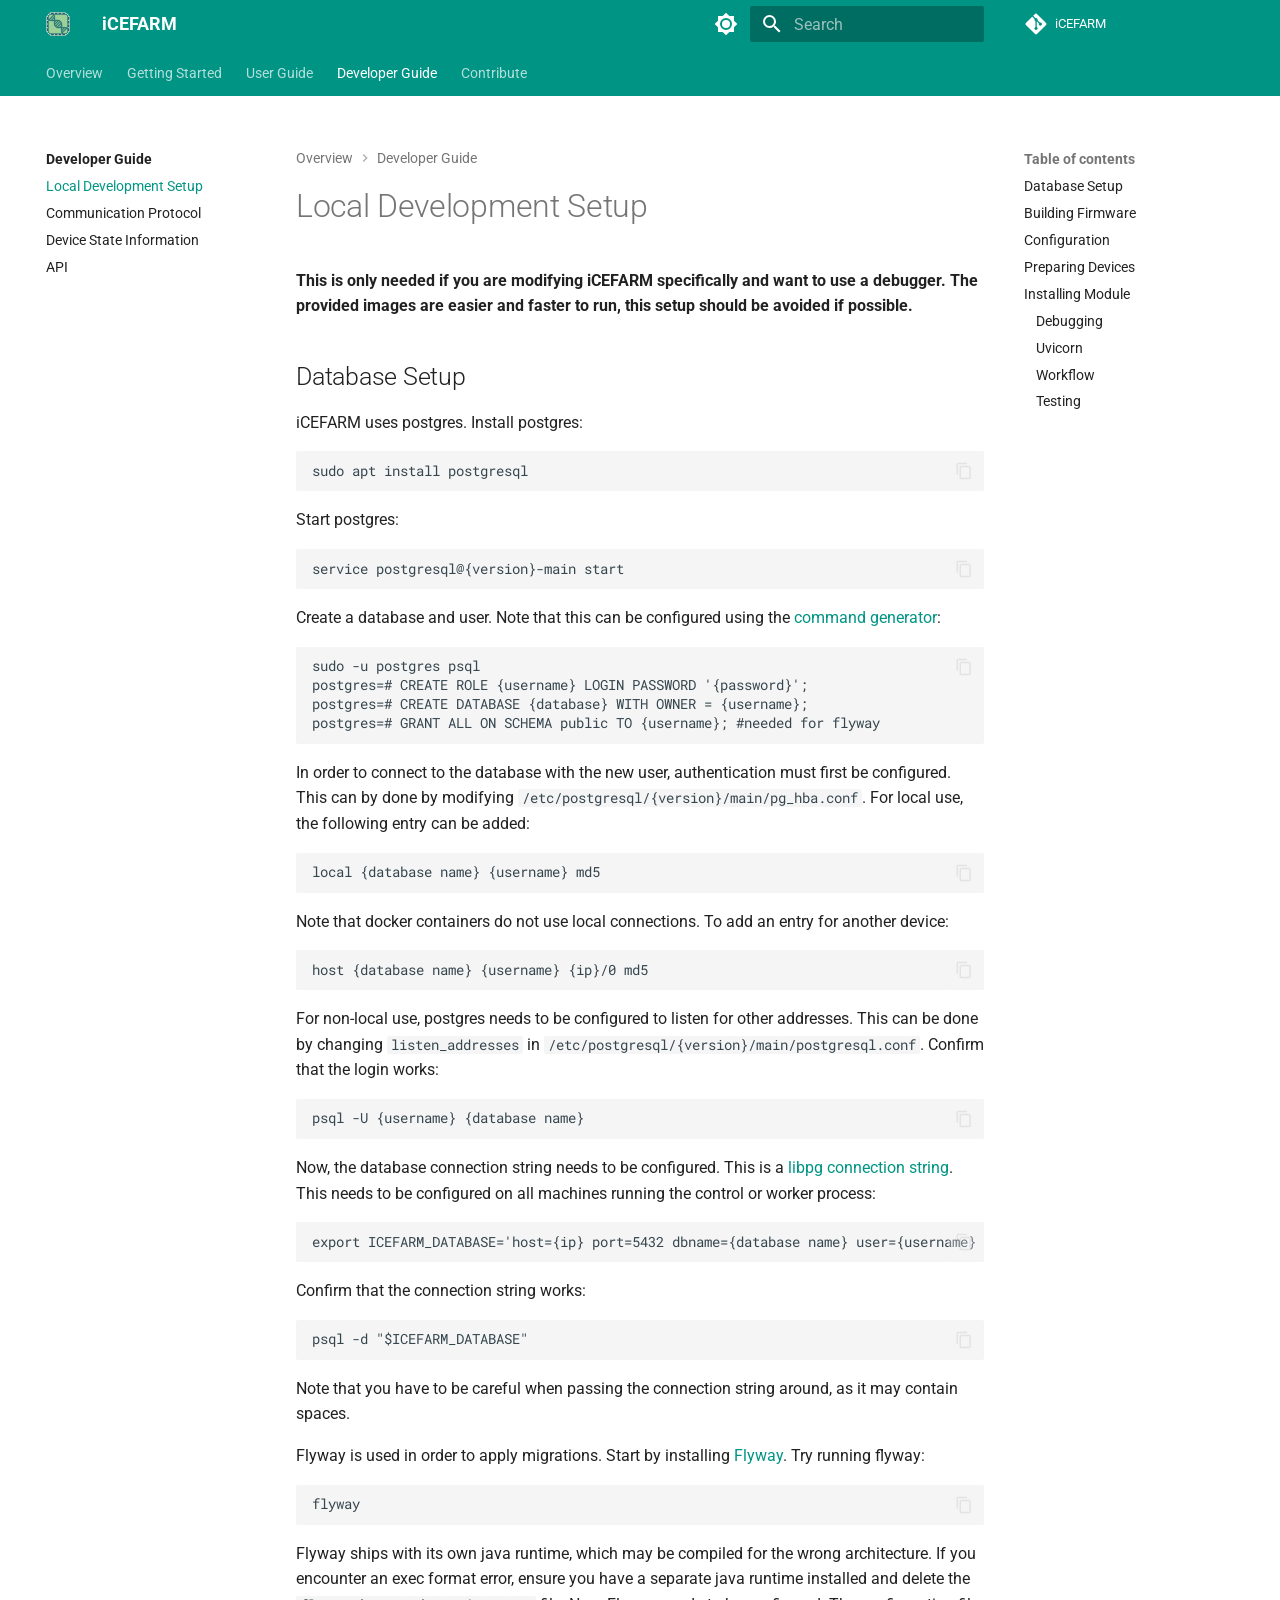
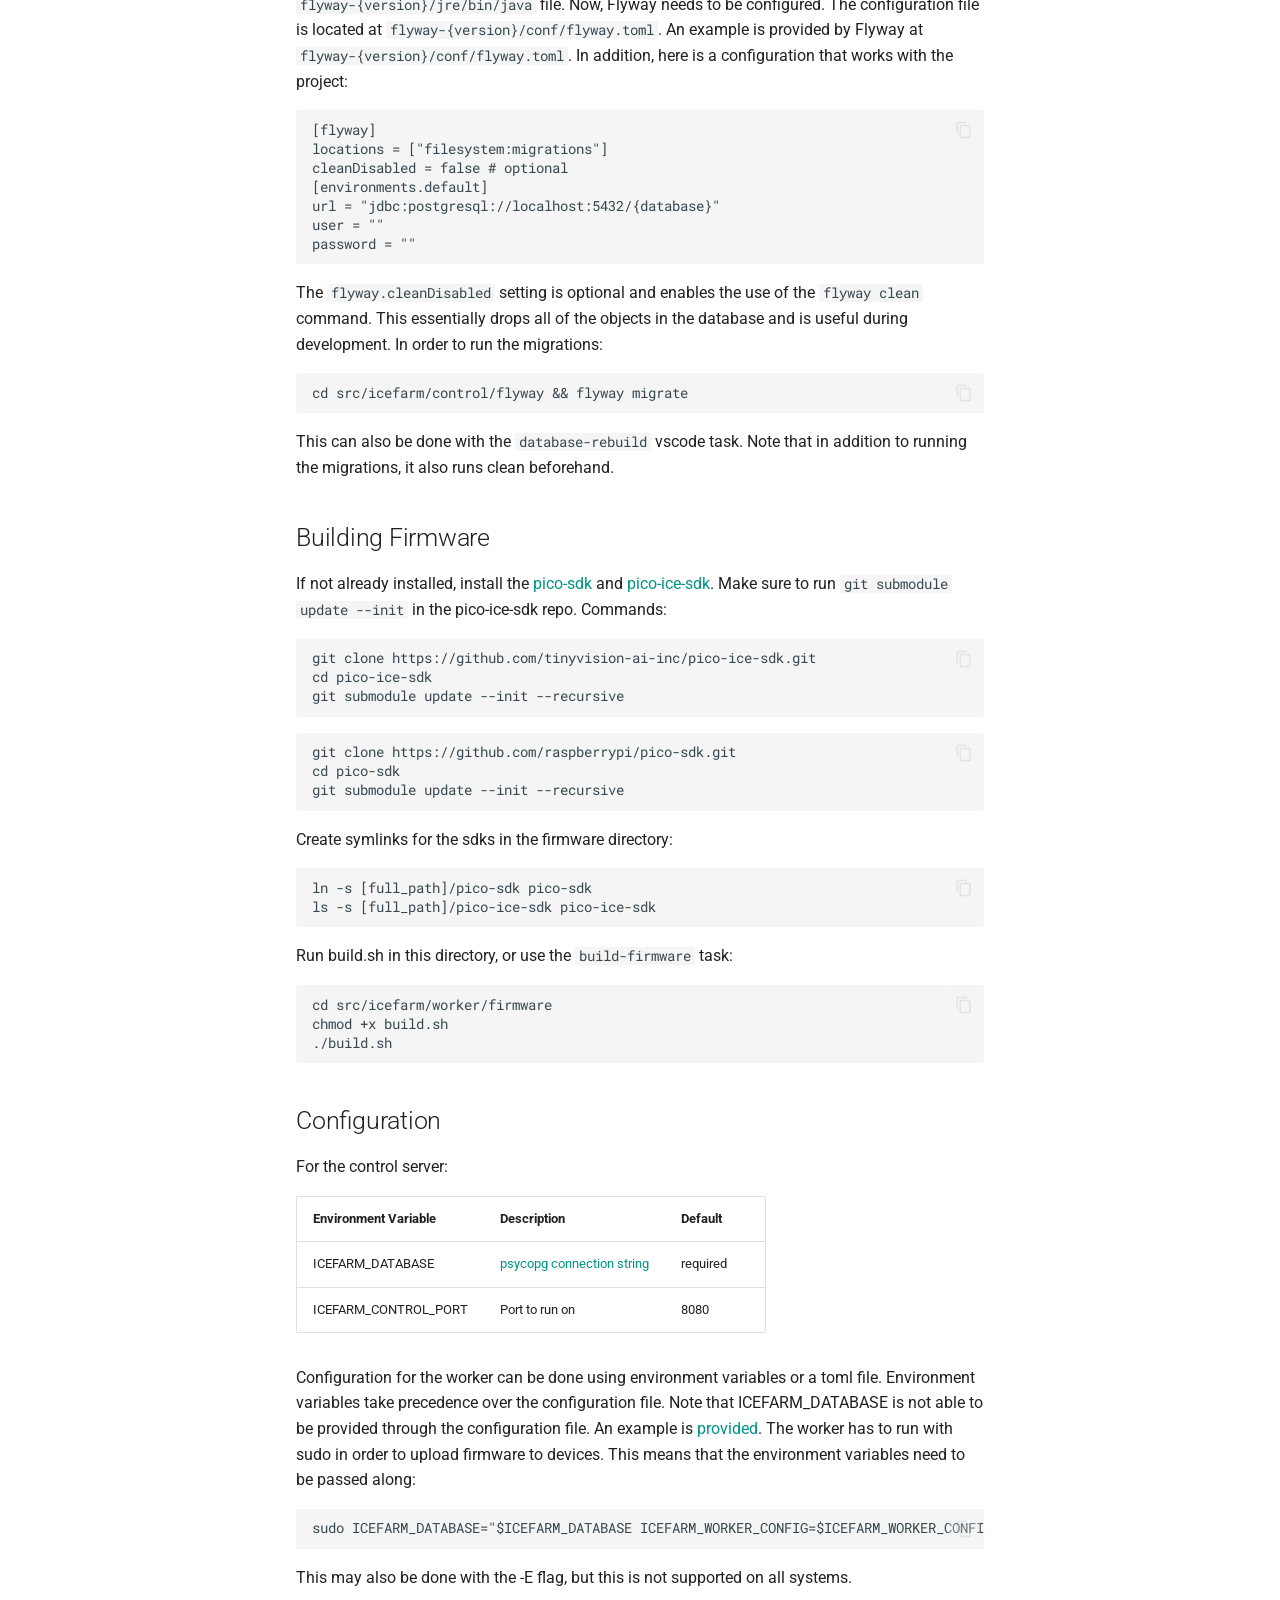
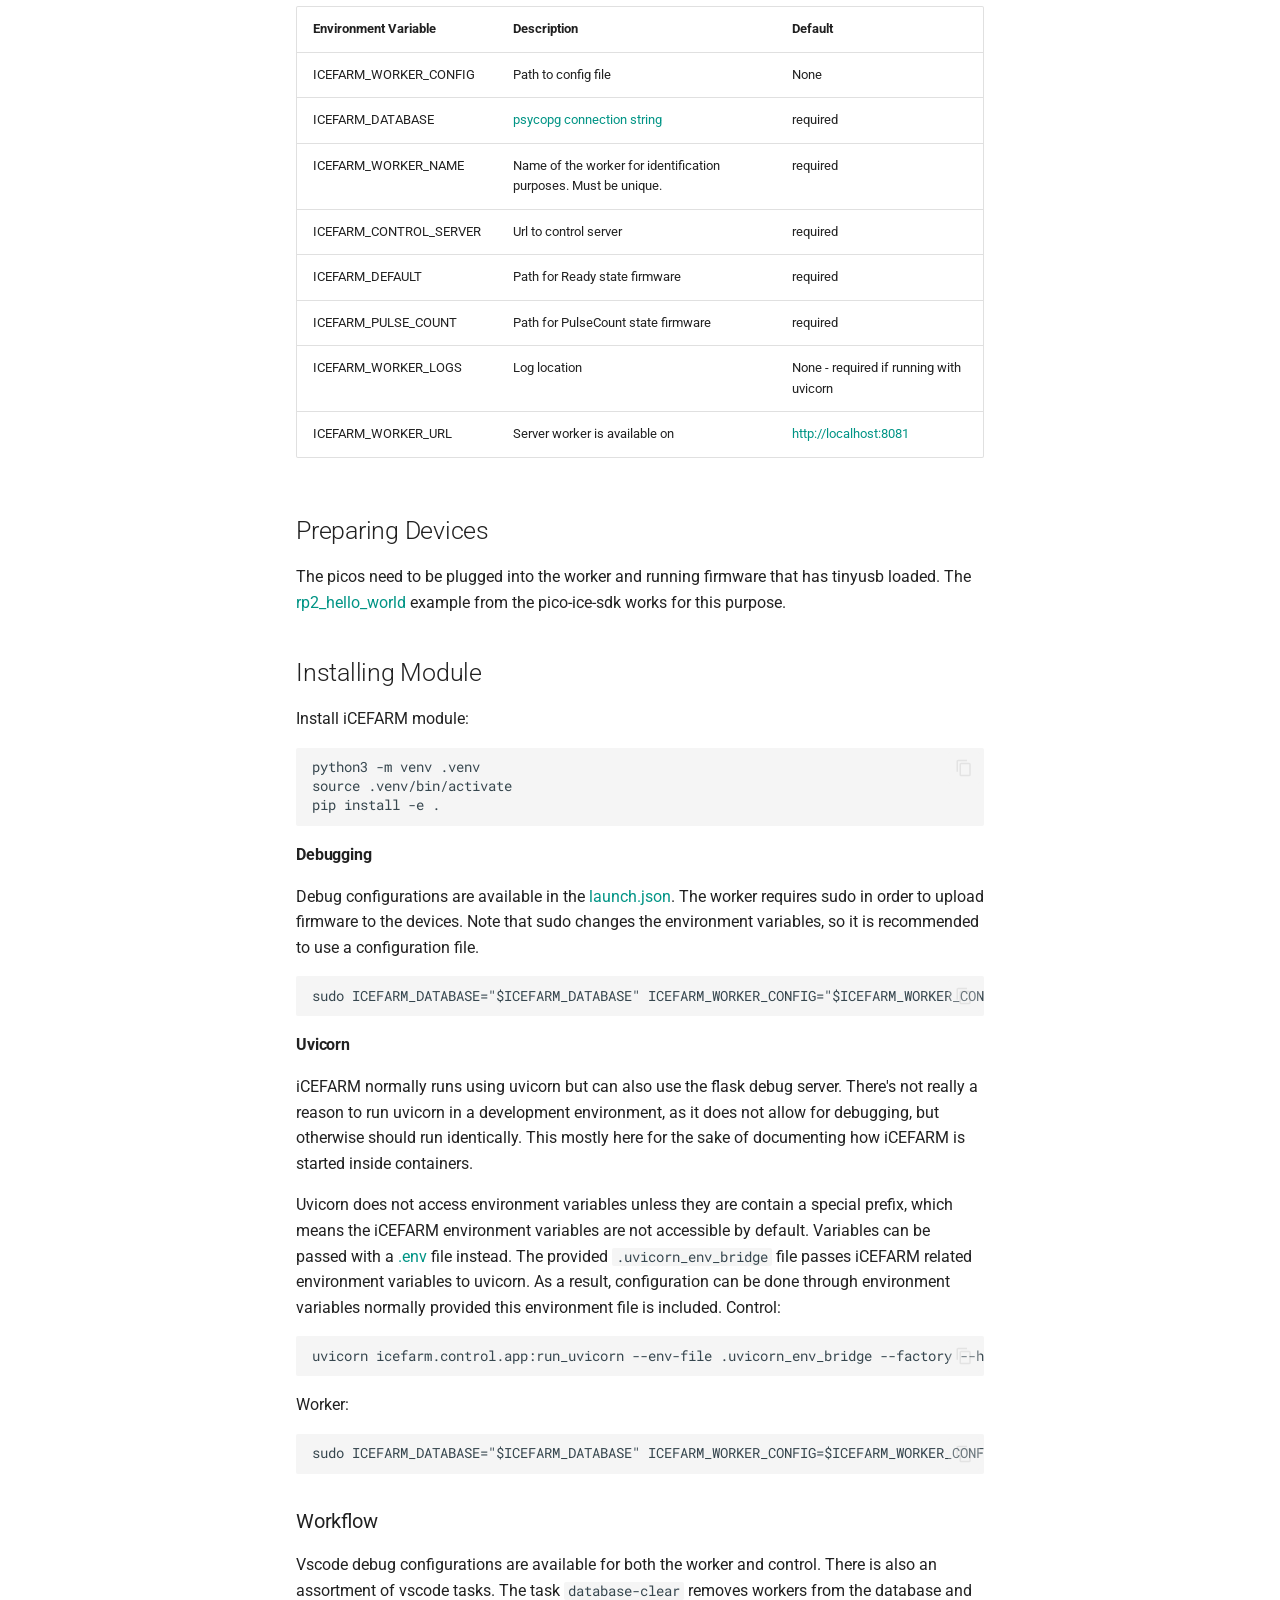
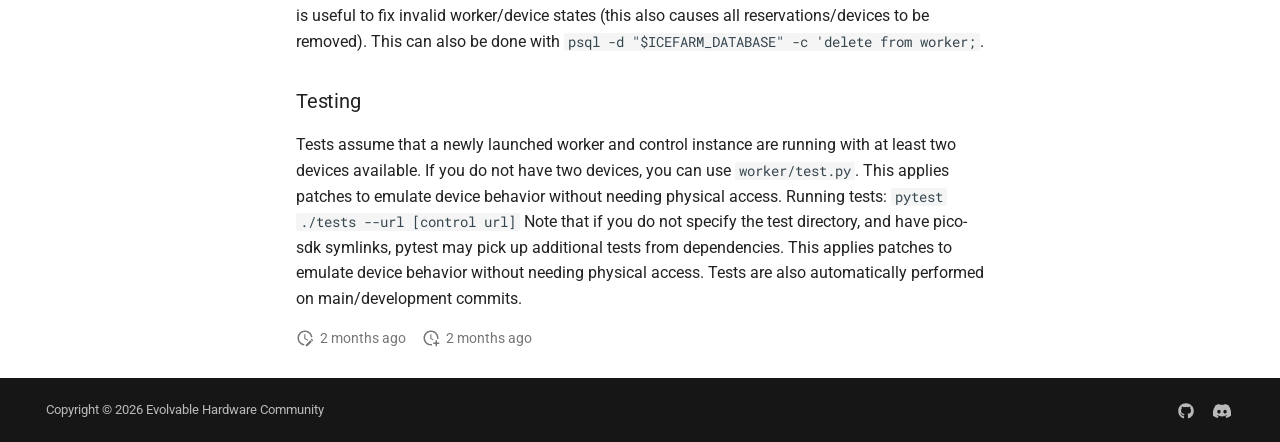
<file: Developer_Guide/development_setup/index.html>
<!doctype html><html lang=en class=no-js> <head><meta charset=utf-8><meta name=viewport content="width=device-width,initial-scale=1"><meta name=description content="A tool to run evolution experiments on multiple ice40 FPGAs. (Currently only support pico2ice boards.)"><meta name=author content="Evolvable Hardware Community"><link href=../ rel=prev><link href=../communication/ rel=next><link rel=icon href=../../assets/favicon.png><meta name=generator content="mkdocs-1.6.1, mkdocs-material-9.7.7"><title>Local Development Setup - iCEFARM</title><link rel=stylesheet href=../../assets/stylesheets/main.ec1eaa64.min.css><link rel=stylesheet href=../../assets/stylesheets/palette.ab4e12ef.min.css><link rel=preconnect href=https://fonts.gstatic.com crossorigin><link rel=stylesheet href="https://fonts.googleapis.com/css?family=Roboto:300,300i,400,400i,700,700i%7CRoboto+Mono:400,400i,700,700i&display=fallback"><style>:root{--md-text-font:"Roboto";--md-code-font:"Roboto Mono"}</style><link rel=stylesheet href=../../css/timeago.css><link rel=stylesheet href=../../stylesheets/extra.css><script>__md_scope=new URL("../..",location),__md_hash=e=>[...e].reduce(((e,_)=>(e<<5)-e+_.charCodeAt(0)),0),__md_get=(e,_=localStorage,t=__md_scope)=>JSON.parse(_.getItem(t.pathname+"."+e)),__md_set=(e,_,t=localStorage,a=__md_scope)=>{try{t.setItem(a.pathname+"."+e,JSON.stringify(_))}catch(e){}}</script></head> <body dir=ltr data-md-color-scheme=default data-md-color-primary=teal data-md-color-accent=teal> <input class=md-toggle data-md-toggle=drawer type=checkbox id=__drawer autocomplete=off> <input class=md-toggle data-md-toggle=search type=checkbox id=__search autocomplete=off> <label class=md-overlay for=__drawer></label> <div data-md-component=skip> <a href=#local-development-setup class=md-skip> Skip to content </a> </div> <div data-md-component=announce> </div> <header class=md-header data-md-component=header> <nav class="md-header__inner md-grid" aria-label=Header> <a href=../.. title=iCEFARM class="md-header__button md-logo" aria-label=iCEFARM data-md-component=logo> <img src=../../assets/favicon.png alt=logo> </a> <label class="md-header__button md-icon" for=__drawer> <svg xmlns=http://www.w3.org/2000/svg viewbox="0 0 24 24"><path d="M3 6h18v2H3zm0 5h18v2H3zm0 5h18v2H3z"/></svg> </label> <div class=md-header__title data-md-component=header-title> <div class=md-header__ellipsis> <div class=md-header__topic> <span class=md-ellipsis> iCEFARM </span> </div> <div class=md-header__topic data-md-component=header-topic> <span class=md-ellipsis> Local Development Setup </span> </div> </div> </div> <form class=md-header__option data-md-component=palette> <input class=md-option data-md-color-media data-md-color-scheme=default data-md-color-primary=teal data-md-color-accent=teal aria-label="Switch to dark mode" type=radio name=__palette id=__palette_0> <label class="md-header__button md-icon" title="Switch to dark mode" for=__palette_1 hidden> <svg xmlns=http://www.w3.org/2000/svg viewbox="0 0 24 24"><path d="M12 8a4 4 0 0 0-4 4 4 4 0 0 0 4 4 4 4 0 0 0 4-4 4 4 0 0 0-4-4m0 10a6 6 0 0 1-6-6 6 6 0 0 1 6-6 6 6 0 0 1 6 6 6 6 0 0 1-6 6m8-9.31V4h-4.69L12 .69 8.69 4H4v4.69L.69 12 4 15.31V20h4.69L12 23.31 15.31 20H20v-4.69L23.31 12z"/></svg> </label> <input class=md-option data-md-color-media data-md-color-scheme=slate data-md-color-primary=teal data-md-color-accent=teal aria-label="Switch to light mode" type=radio name=__palette id=__palette_1> <label class="md-header__button md-icon" title="Switch to light mode" for=__palette_0 hidden> <svg xmlns=http://www.w3.org/2000/svg viewbox="0 0 24 24"><path d="M12 18c-.89 0-1.74-.2-2.5-.55C11.56 16.5 13 14.42 13 12s-1.44-4.5-3.5-5.45C10.26 6.2 11.11 6 12 6a6 6 0 0 1 6 6 6 6 0 0 1-6 6m8-9.31V4h-4.69L12 .69 8.69 4H4v4.69L.69 12 4 15.31V20h4.69L12 23.31 15.31 20H20v-4.69L23.31 12z"/></svg> </label> </form> <script>var palette=__md_get("__palette");if(palette&&palette.color){if("(prefers-color-scheme)"===palette.color.media){var media=matchMedia("(prefers-color-scheme: light)"),input=document.querySelector(media.matches?"[data-md-color-media='(prefers-color-scheme: light)']":"[data-md-color-media='(prefers-color-scheme: dark)']");palette.color.media=input.getAttribute("data-md-color-media"),palette.color.scheme=input.getAttribute("data-md-color-scheme"),palette.color.primary=input.getAttribute("data-md-color-primary"),palette.color.accent=input.getAttribute("data-md-color-accent")}for(var[key,value]of Object.entries(palette.color))document.body.setAttribute("data-md-color-"+key,value)}</script> <label class="md-header__button md-icon" for=__search> <svg xmlns=http://www.w3.org/2000/svg viewbox="0 0 24 24"><path d="M9.5 3A6.5 6.5 0 0 1 16 9.5c0 1.61-.59 3.09-1.56 4.23l.27.27h.79l5 5-1.5 1.5-5-5v-.79l-.27-.27A6.52 6.52 0 0 1 9.5 16 6.5 6.5 0 0 1 3 9.5 6.5 6.5 0 0 1 9.5 3m0 2C7 5 5 7 5 9.5S7 14 9.5 14 14 12 14 9.5 12 5 9.5 5"/></svg> </label> <div class=md-search data-md-component=search role=dialog> <label class=md-search__overlay for=__search></label> <div class=md-search__inner role=search> <form class=md-search__form name=search> <input type=text class=md-search__input name=query aria-label=Search placeholder=Search autocapitalize=off autocorrect=off autocomplete=off spellcheck=false data-md-component=search-query required> <label class="md-search__icon md-icon" for=__search> <svg xmlns=http://www.w3.org/2000/svg viewbox="0 0 24 24"><path d="M9.5 3A6.5 6.5 0 0 1 16 9.5c0 1.61-.59 3.09-1.56 4.23l.27.27h.79l5 5-1.5 1.5-5-5v-.79l-.27-.27A6.52 6.52 0 0 1 9.5 16 6.5 6.5 0 0 1 3 9.5 6.5 6.5 0 0 1 9.5 3m0 2C7 5 5 7 5 9.5S7 14 9.5 14 14 12 14 9.5 12 5 9.5 5"/></svg> <svg xmlns=http://www.w3.org/2000/svg viewbox="0 0 24 24"><path d="M20 11v2H8l5.5 5.5-1.42 1.42L4.16 12l7.92-7.92L13.5 5.5 8 11z"/></svg> </label> <nav class=md-search__options aria-label=Search> <a href=javascript:void(0) class="md-search__icon md-icon" title=Share aria-label=Share data-clipboard data-clipboard-text data-md-component=search-share tabindex=-1> <svg xmlns=http://www.w3.org/2000/svg viewbox="0 0 24 24"><path d="M18 16.08c-.76 0-1.44.3-1.96.77L8.91 12.7c.05-.23.09-.46.09-.7s-.04-.47-.09-.7l7.05-4.11c.54.5 1.25.81 2.04.81a3 3 0 0 0 3-3 3 3 0 0 0-3-3 3 3 0 0 0-3 3c0 .24.04.47.09.7L8.04 9.81C7.5 9.31 6.79 9 6 9a3 3 0 0 0-3 3 3 3 0 0 0 3 3c.79 0 1.5-.31 2.04-.81l7.12 4.15c-.05.21-.08.43-.08.66 0 1.61 1.31 2.91 2.92 2.91s2.92-1.3 2.92-2.91A2.92 2.92 0 0 0 18 16.08"/></svg> </a> <button type=reset class="md-search__icon md-icon" title=Clear aria-label=Clear tabindex=-1> <svg xmlns=http://www.w3.org/2000/svg viewbox="0 0 24 24"><path d="M19 6.41 17.59 5 12 10.59 6.41 5 5 6.41 10.59 12 5 17.59 6.41 19 12 13.41 17.59 19 19 17.59 13.41 12z"/></svg> </button> </nav> <div class=md-search__suggest data-md-component=search-suggest></div> </form> <div class=md-search__output> <div class=md-search__scrollwrap tabindex=0 data-md-scrollfix> <div class=md-search-result data-md-component=search-result> <div class=md-search-result__meta> Initializing search </div> <ol class=md-search-result__list role=presentation></ol> </div> </div> </div> </div> </div> <div class=md-header__source> <a href=https://github.com/evolvablehardware/iCEFARM title="Go to repository" class=md-source data-md-component=source> <div class="md-source__icon md-icon"> <svg xmlns=http://www.w3.org/2000/svg viewbox="0 0 448 512"><!-- Font Awesome Free 7.1.0 by @fontawesome - https://fontawesome.com License - https://fontawesome.com/license/free (Icons: CC BY 4.0, Fonts: SIL OFL 1.1, Code: MIT License) Copyright 2025 Fonticons, Inc.--><path d="M439.6 236.1 244 40.5c-5.4-5.5-12.8-8.5-20.4-8.5s-15 3-20.4 8.4L162.5 81l51.5 51.5c27.1-9.1 52.7 16.8 43.4 43.7l49.7 49.7c34.2-11.8 61.2 31 35.5 56.7-26.5 26.5-70.2-2.9-56-37.3L240.3 199v121.9c25.3 12.5 22.3 41.8 9.1 55-6.4 6.4-15.2 10.1-24.3 10.1s-17.8-3.6-24.3-10.1c-17.6-17.6-11.1-46.9 11.2-56v-123c-20.8-8.5-24.6-30.7-18.6-45L142.6 101 8.5 235.1C3 240.6 0 247.9 0 255.5s3 15 8.5 20.4l195.6 195.7c5.4 5.4 12.7 8.4 20.4 8.4s15-3 20.4-8.4l194.7-194.7c5.4-5.4 8.4-12.8 8.4-20.4s-3-15-8.4-20.4"/></svg> </div> <div class=md-source__repository> iCEFARM </div> </a> </div> </nav> </header> <div class=md-container data-md-component=container> <nav class=md-tabs aria-label=Tabs data-md-component=tabs> <div class=md-grid> <ul class=md-tabs__list> <li class=md-tabs__item> <a href=../.. class=md-tabs__link> Overview </a> </li> <li class=md-tabs__item> <a href=../../getting_started/ class=md-tabs__link> Getting Started </a> </li> <li class=md-tabs__item> <a href=../../User_Guide/ class=md-tabs__link> User Guide </a> </li> <li class="md-tabs__item md-tabs__item--active"> <a href=../ class=md-tabs__link> Developer Guide </a> </li> <li class=md-tabs__item> <a href=../../Contributing/ class=md-tabs__link> Contribute </a> </li> </ul> </div> </nav> <main class=md-main data-md-component=main> <div class="md-main__inner md-grid"> <div class="md-sidebar md-sidebar--primary" data-md-component=sidebar data-md-type=navigation> <div class=md-sidebar__scrollwrap> <div class=md-sidebar__inner> <nav class="md-nav md-nav--primary md-nav--lifted" aria-label=Navigation data-md-level=0> <label class=md-nav__title for=__drawer> <a href=../.. title=iCEFARM class="md-nav__button md-logo" aria-label=iCEFARM data-md-component=logo> <img src=../../assets/favicon.png alt=logo> </a> iCEFARM </label> <div class=md-nav__source> <a href=https://github.com/evolvablehardware/iCEFARM title="Go to repository" class=md-source data-md-component=source> <div class="md-source__icon md-icon"> <svg xmlns=http://www.w3.org/2000/svg viewbox="0 0 448 512"><!-- Font Awesome Free 7.1.0 by @fontawesome - https://fontawesome.com License - https://fontawesome.com/license/free (Icons: CC BY 4.0, Fonts: SIL OFL 1.1, Code: MIT License) Copyright 2025 Fonticons, Inc.--><path d="M439.6 236.1 244 40.5c-5.4-5.5-12.8-8.5-20.4-8.5s-15 3-20.4 8.4L162.5 81l51.5 51.5c27.1-9.1 52.7 16.8 43.4 43.7l49.7 49.7c34.2-11.8 61.2 31 35.5 56.7-26.5 26.5-70.2-2.9-56-37.3L240.3 199v121.9c25.3 12.5 22.3 41.8 9.1 55-6.4 6.4-15.2 10.1-24.3 10.1s-17.8-3.6-24.3-10.1c-17.6-17.6-11.1-46.9 11.2-56v-123c-20.8-8.5-24.6-30.7-18.6-45L142.6 101 8.5 235.1C3 240.6 0 247.9 0 255.5s3 15 8.5 20.4l195.6 195.7c5.4 5.4 12.7 8.4 20.4 8.4s15-3 20.4-8.4l194.7-194.7c5.4-5.4 8.4-12.8 8.4-20.4s-3-15-8.4-20.4"/></svg> </div> <div class=md-source__repository> iCEFARM </div> </a> </div> <ul class=md-nav__list data-md-scrollfix> <li class=md-nav__item> <a href=../.. class=md-nav__link> <span class=md-ellipsis> Overview </span> </a> </li> <li class=md-nav__item> <a href=../../getting_started/ class=md-nav__link> <span class=md-ellipsis> Getting Started </span> </a> </li> <li class="md-nav__item md-nav__item--nested"> <input class="md-nav__toggle md-toggle " type=checkbox id=__nav_3> <div class="md-nav__link md-nav__container"> <a href=../../User_Guide/ class="md-nav__link "> <span class=md-ellipsis> User Guide </span> </a> <label class="md-nav__link " for=__nav_3 id=__nav_3_label tabindex=0> <span class="md-nav__icon md-icon"></span> </label> </div> <nav class=md-nav data-md-level=1 aria-labelledby=__nav_3_label aria-expanded=false> <label class=md-nav__title for=__nav_3> <span class="md-nav__icon md-icon"></span> User Guide </label> <ul class=md-nav__list data-md-scrollfix> <li class=md-nav__item> <a href=../../User_Guide/overview/ class=md-nav__link> <span class=md-ellipsis> Overview </span> </a> </li> <li class=md-nav__item> <a href=../../User_Guide/distribution/ class=md-nav__link> <span class=md-ellipsis> Distribution </span> </a> </li> </ul> </nav> </li> <li class="md-nav__item md-nav__item--active md-nav__item--section md-nav__item--nested"> <input class="md-nav__toggle md-toggle " type=checkbox id=__nav_4 checked> <div class="md-nav__link md-nav__container"> <a href=../ class="md-nav__link "> <span class=md-ellipsis> Developer Guide </span> </a> <label class="md-nav__link " for=__nav_4 id=__nav_4_label tabindex> <span class="md-nav__icon md-icon"></span> </label> </div> <nav class=md-nav data-md-level=1 aria-labelledby=__nav_4_label aria-expanded=true> <label class=md-nav__title for=__nav_4> <span class="md-nav__icon md-icon"></span> Developer Guide </label> <ul class=md-nav__list data-md-scrollfix> <li class="md-nav__item md-nav__item--active"> <input class="md-nav__toggle md-toggle" type=checkbox id=__toc> <label class="md-nav__link md-nav__link--active" for=__toc> <span class=md-ellipsis> Local Development Setup </span> <span class="md-nav__icon md-icon"></span> </label> <a href=./ class="md-nav__link md-nav__link--active"> <span class=md-ellipsis> Local Development Setup </span> </a> <nav class="md-nav md-nav--secondary" aria-label="Table of contents"> <label class=md-nav__title for=__toc> <span class="md-nav__icon md-icon"></span> Table of contents </label> <ul class=md-nav__list data-md-component=toc data-md-scrollfix> <li class=md-nav__item> <a href=#database-setup class=md-nav__link> <span class=md-ellipsis> Database Setup </span> </a> </li> <li class=md-nav__item> <a href=#building-firmware class=md-nav__link> <span class=md-ellipsis> Building Firmware </span> </a> </li> <li class=md-nav__item> <a href=#configuration class=md-nav__link> <span class=md-ellipsis> Configuration </span> </a> </li> <li class=md-nav__item> <a href=#preparing-devices class=md-nav__link> <span class=md-ellipsis> Preparing Devices </span> </a> </li> <li class=md-nav__item> <a href=#installing-module class=md-nav__link> <span class=md-ellipsis> Installing Module </span> </a> <nav class=md-nav aria-label="Installing Module"> <ul class=md-nav__list> <li class=md-nav__item> <a href=#debugging class=md-nav__link> <span class=md-ellipsis> Debugging </span> </a> </li> <li class=md-nav__item> <a href=#uvicorn class=md-nav__link> <span class=md-ellipsis> Uvicorn </span> </a> </li> <li class=md-nav__item> <a href=#workflow class=md-nav__link> <span class=md-ellipsis> Workflow </span> </a> </li> <li class=md-nav__item> <a href=#testing class=md-nav__link> <span class=md-ellipsis> Testing </span> </a> </li> </ul> </nav> </li> </ul> </nav> </li> <li class=md-nav__item> <a href=../communication/ class=md-nav__link> <span class=md-ellipsis> Communication Protocol </span> </a> </li> <li class=md-nav__item> <a href=../states/ class=md-nav__link> <span class=md-ellipsis> Device State Information </span> </a> </li> <li class="md-nav__item md-nav__item--nested"> <input class="md-nav__toggle md-toggle " type=checkbox id=__nav_4_5> <div class="md-nav__link md-nav__container"> <a href=../API/ class="md-nav__link "> <span class=md-ellipsis> API </span> </a> </div> <nav class=md-nav data-md-level=2 aria-labelledby=__nav_4_5_label aria-expanded=false> <label class=md-nav__title for=__nav_4_5> <span class="md-nav__icon md-icon"></span> API </label> <ul class=md-nav__list data-md-scrollfix> </ul> </nav> </li> </ul> </nav> </li> <li class="md-nav__item md-nav__item--nested"> <input class="md-nav__toggle md-toggle " type=checkbox id=__nav_5> <div class="md-nav__link md-nav__container"> <a href=../../Contributing/ class="md-nav__link "> <span class=md-ellipsis> Contribute </span> </a> <label class="md-nav__link " for=__nav_5 id=__nav_5_label tabindex=0> <span class="md-nav__icon md-icon"></span> </label> </div> <nav class=md-nav data-md-level=1 aria-labelledby=__nav_5_label aria-expanded=false> <label class=md-nav__title for=__nav_5> <span class="md-nav__icon md-icon"></span> Contribute </label> <ul class=md-nav__list data-md-scrollfix> <li class=md-nav__item> <a href=../../Contributing/editing_website/ class=md-nav__link> <span class=md-ellipsis> Editing This Website </span> </a> </li> </ul> </nav> </li> </ul> </nav> </div> </div> </div> <div class="md-sidebar md-sidebar--secondary" data-md-component=sidebar data-md-type=toc> <div class=md-sidebar__scrollwrap> <div class=md-sidebar__inner> <nav class="md-nav md-nav--secondary" aria-label="Table of contents"> <label class=md-nav__title for=__toc> <span class="md-nav__icon md-icon"></span> Table of contents </label> <ul class=md-nav__list data-md-component=toc data-md-scrollfix> <li class=md-nav__item> <a href=#database-setup class=md-nav__link> <span class=md-ellipsis> Database Setup </span> </a> </li> <li class=md-nav__item> <a href=#building-firmware class=md-nav__link> <span class=md-ellipsis> Building Firmware </span> </a> </li> <li class=md-nav__item> <a href=#configuration class=md-nav__link> <span class=md-ellipsis> Configuration </span> </a> </li> <li class=md-nav__item> <a href=#preparing-devices class=md-nav__link> <span class=md-ellipsis> Preparing Devices </span> </a> </li> <li class=md-nav__item> <a href=#installing-module class=md-nav__link> <span class=md-ellipsis> Installing Module </span> </a> <nav class=md-nav aria-label="Installing Module"> <ul class=md-nav__list> <li class=md-nav__item> <a href=#debugging class=md-nav__link> <span class=md-ellipsis> Debugging </span> </a> </li> <li class=md-nav__item> <a href=#uvicorn class=md-nav__link> <span class=md-ellipsis> Uvicorn </span> </a> </li> <li class=md-nav__item> <a href=#workflow class=md-nav__link> <span class=md-ellipsis> Workflow </span> </a> </li> <li class=md-nav__item> <a href=#testing class=md-nav__link> <span class=md-ellipsis> Testing </span> </a> </li> </ul> </nav> </li> </ul> </nav> </div> </div> </div> <div class=md-content data-md-component=content> <nav class=md-path aria-label=Navigation> <ol class=md-path__list> <li class=md-path__item> <a href=../.. class=md-path__link> <span class=md-ellipsis> Overview </span> </a> </li> <li class=md-path__item> <a href=../ class=md-path__link> <span class=md-ellipsis> Developer Guide </span> </a> </li> </ol> </nav> <article class="md-content__inner md-typeset"> <h1 id=local-development-setup>Local Development Setup<a class=headerlink href=#local-development-setup title="Permanent link">&para;</a></h1> <p><strong>This is only needed if you are modifying iCEFARM specifically and want to use a debugger. The provided images are easier and faster to run, this setup should be avoided if possible.</strong></p> <h2 id=database-setup>Database Setup<a class=headerlink href=#database-setup title="Permanent link">&para;</a></h2> <p>iCEFARM uses postgres. Install postgres: <div class="language-text highlight"><pre><span></span><code><span id=__span-0-1><a id=__codelineno-0-1 name=__codelineno-0-1 href=#__codelineno-0-1></a>sudo apt install postgresql
</span></code></pre></div> Start postgres: <div class="language-text highlight"><pre><span></span><code><span id=__span-1-1><a id=__codelineno-1-1 name=__codelineno-1-1 href=#__codelineno-1-1></a>service postgresql@{version}-main start
</span></code></pre></div> Create a database and user. Note that this can be configured using the <a href=./command_generators.py>command generator</a>: <div class="language-text highlight"><pre><span></span><code><span id=__span-2-1><a id=__codelineno-2-1 name=__codelineno-2-1 href=#__codelineno-2-1></a>sudo -u postgres psql
</span><span id=__span-2-2><a id=__codelineno-2-2 name=__codelineno-2-2 href=#__codelineno-2-2></a>postgres=# CREATE ROLE {username} LOGIN PASSWORD '{password}';
</span><span id=__span-2-3><a id=__codelineno-2-3 name=__codelineno-2-3 href=#__codelineno-2-3></a>postgres=# CREATE DATABASE {database} WITH OWNER = {username};
</span><span id=__span-2-4><a id=__codelineno-2-4 name=__codelineno-2-4 href=#__codelineno-2-4></a>postgres=# GRANT ALL ON SCHEMA public TO {username}; #needed for flyway
</span></code></pre></div> In order to connect to the database with the new user, authentication must first be configured. This can by done by modifying <code>/etc/postgresql/{version}/main/pg_hba.conf</code>. For local use, the following entry can be added: <div class="language-text highlight"><pre><span></span><code><span id=__span-3-1><a id=__codelineno-3-1 name=__codelineno-3-1 href=#__codelineno-3-1></a>local {database name} {username} md5
</span></code></pre></div> Note that docker containers do not use local connections. To add an entry for another device: <div class="language-text highlight"><pre><span></span><code><span id=__span-4-1><a id=__codelineno-4-1 name=__codelineno-4-1 href=#__codelineno-4-1></a>host {database name} {username} {ip}/0 md5
</span></code></pre></div> For non-local use, postgres needs to be configured to listen for other addresses. This can be done by changing <code>listen_addresses</code> in <code>/etc/postgresql/{version}/main/postgresql.conf</code>. Confirm that the login works: <div class="language-text highlight"><pre><span></span><code><span id=__span-5-1><a id=__codelineno-5-1 name=__codelineno-5-1 href=#__codelineno-5-1></a>psql -U {username} {database name}
</span></code></pre></div> Now, the database connection string needs to be configured. This is a <a href=https://www.postgresql.org/docs/current/libpq-connect.html#LIBPQ-CONNSTRING>libpg connection string</a>. This needs to be configured on all machines running the control or worker process: <div class="language-text highlight"><pre><span></span><code><span id=__span-6-1><a id=__codelineno-6-1 name=__codelineno-6-1 href=#__codelineno-6-1></a>export ICEFARM_DATABASE='host={ip} port=5432 dbname={database name} user={username} password={password}
</span></code></pre></div> Confirm that the connection string works: <div class="language-text highlight"><pre><span></span><code><span id=__span-7-1><a id=__codelineno-7-1 name=__codelineno-7-1 href=#__codelineno-7-1></a>psql -d "$ICEFARM_DATABASE"
</span></code></pre></div> Note that you have to be careful when passing the connection string around, as it may contain spaces.</p> <p>Flyway is used in order to apply migrations. Start by installing <a href=https://documentation.red-gate.com/fd/command-line-277579359.html>Flyway</a>. Try running flyway: <div class="language-text highlight"><pre><span></span><code><span id=__span-8-1><a id=__codelineno-8-1 name=__codelineno-8-1 href=#__codelineno-8-1></a>flyway
</span></code></pre></div> Flyway ships with its own java runtime, which may be compiled for the wrong architecture. If you encounter an exec format error, ensure you have a separate java runtime installed and delete the <code>flyway-{version}/jre/bin/java</code> file. Now, Flyway needs to be configured. The configuration file is located at <code>flyway-{version}/conf/flyway.toml</code>. An example is provided by Flyway at <code>flyway-{version}/conf/flyway.toml</code>. In addition, here is a configuration that works with the project: <div class="language-text highlight"><pre><span></span><code><span id=__span-9-1><a id=__codelineno-9-1 name=__codelineno-9-1 href=#__codelineno-9-1></a>[flyway]
</span><span id=__span-9-2><a id=__codelineno-9-2 name=__codelineno-9-2 href=#__codelineno-9-2></a>locations = ["filesystem:migrations"]
</span><span id=__span-9-3><a id=__codelineno-9-3 name=__codelineno-9-3 href=#__codelineno-9-3></a>cleanDisabled = false # optional
</span><span id=__span-9-4><a id=__codelineno-9-4 name=__codelineno-9-4 href=#__codelineno-9-4></a>[environments.default]
</span><span id=__span-9-5><a id=__codelineno-9-5 name=__codelineno-9-5 href=#__codelineno-9-5></a>url = "jdbc:postgresql://localhost:5432/{database}"
</span><span id=__span-9-6><a id=__codelineno-9-6 name=__codelineno-9-6 href=#__codelineno-9-6></a>user = ""
</span><span id=__span-9-7><a id=__codelineno-9-7 name=__codelineno-9-7 href=#__codelineno-9-7></a>password = ""
</span></code></pre></div> The <code>flyway.cleanDisabled</code> setting is optional and enables the use of the <code>flyway clean</code> command. This essentially drops all of the objects in the database and is useful during development. In order to run the migrations: <div class="language-text highlight"><pre><span></span><code><span id=__span-10-1><a id=__codelineno-10-1 name=__codelineno-10-1 href=#__codelineno-10-1></a>cd src/icefarm/control/flyway &amp;&amp; flyway migrate
</span></code></pre></div> This can also be done with the <code>database-rebuild</code> vscode task. Note that in addition to running the migrations, it also runs clean beforehand.</p> <h2 id=building-firmware>Building Firmware<a class=headerlink href=#building-firmware title="Permanent link">&para;</a></h2> <p>If not already installed, install the <a href=https://github.com/raspberrypi/pico-sdk>pico-sdk</a> and <a href=https://github.com/tinyvision-ai-inc/pico-ice-sdk>pico-ice-sdk</a>. Make sure to run <code>git submodule update --init</code> in the pico-ice-sdk repo. Commands:</p> <div class="language-text highlight"><pre><span></span><code><span id=__span-11-1><a id=__codelineno-11-1 name=__codelineno-11-1 href=#__codelineno-11-1></a>git clone https://github.com/tinyvision-ai-inc/pico-ice-sdk.git
</span><span id=__span-11-2><a id=__codelineno-11-2 name=__codelineno-11-2 href=#__codelineno-11-2></a>cd pico-ice-sdk
</span><span id=__span-11-3><a id=__codelineno-11-3 name=__codelineno-11-3 href=#__codelineno-11-3></a>git submodule update --init --recursive
</span></code></pre></div> <div class="language-text highlight"><pre><span></span><code><span id=__span-12-1><a id=__codelineno-12-1 name=__codelineno-12-1 href=#__codelineno-12-1></a>git clone https://github.com/raspberrypi/pico-sdk.git
</span><span id=__span-12-2><a id=__codelineno-12-2 name=__codelineno-12-2 href=#__codelineno-12-2></a>cd pico-sdk
</span><span id=__span-12-3><a id=__codelineno-12-3 name=__codelineno-12-3 href=#__codelineno-12-3></a>git submodule update --init --recursive
</span></code></pre></div> <p>Create symlinks for the sdks in the firmware directory: <div class="language-text highlight"><pre><span></span><code><span id=__span-13-1><a id=__codelineno-13-1 name=__codelineno-13-1 href=#__codelineno-13-1></a>ln -s [full_path]/pico-sdk pico-sdk
</span><span id=__span-13-2><a id=__codelineno-13-2 name=__codelineno-13-2 href=#__codelineno-13-2></a>ls -s [full_path]/pico-ice-sdk pico-ice-sdk
</span></code></pre></div></p> <p>Run build.sh in this directory, or use the <code>build-firmware</code> task: <div class="language-text highlight"><pre><span></span><code><span id=__span-14-1><a id=__codelineno-14-1 name=__codelineno-14-1 href=#__codelineno-14-1></a>cd src/icefarm/worker/firmware
</span><span id=__span-14-2><a id=__codelineno-14-2 name=__codelineno-14-2 href=#__codelineno-14-2></a>chmod +x build.sh
</span><span id=__span-14-3><a id=__codelineno-14-3 name=__codelineno-14-3 href=#__codelineno-14-3></a>./build.sh
</span></code></pre></div></p> <h2 id=configuration>Configuration<a class=headerlink href=#configuration title="Permanent link">&para;</a></h2> <p>For the control server:</p> <table> <thead> <tr> <th>Environment Variable</th> <th>Description</th> <th>Default</th> </tr> </thead> <tbody> <tr> <td>ICEFARM_DATABASE</td> <td><a href=https://www.postgresql.org/docs/current/libpq-connect.html#LIBPQ-CONNSTRING>psycopg connection string</a></td> <td>required</td> </tr> <tr> <td>ICEFARM_CONTROL_PORT</td> <td>Port to run on</td> <td>8080</td> </tr> </tbody> </table> <p>Configuration for the worker can be done using environment variables or a toml file. Environment variables take precedence over the configuration file. Note that ICEFARM_DATABASE is not able to be provided through the configuration file. An example is <a href=./src/icefarm/worker/example_config.ini>provided</a>. The worker has to run with sudo in order to upload firmware to devices. This means that the environment variables need to be passed along: <div class="language-text highlight"><pre><span></span><code><span id=__span-15-1><a id=__codelineno-15-1 name=__codelineno-15-1 href=#__codelineno-15-1></a>sudo ICEFARM_DATABASE="$ICEFARM_DATABASE ICEFARM_WORKER_CONFIG=$ICEFARM_WORKER_CONFIG [command]
</span></code></pre></div> This may also be done with the -E flag, but this is not supported on all systems.</p> <table> <thead> <tr> <th>Environment Variable</th> <th>Description</th> <th>Default</th> </tr> </thead> <tbody> <tr> <td>ICEFARM_WORKER_CONFIG</td> <td>Path to config file</td> <td>None</td> </tr> <tr> <td>ICEFARM_DATABASE</td> <td><a href=https://www.postgresql.org/docs/current/libpq-connect.html#LIBPQ-CONNSTRING>psycopg connection string</a></td> <td>required</td> </tr> <tr> <td>ICEFARM_WORKER_NAME</td> <td>Name of the worker for identification purposes. Must be unique.</td> <td>required</td> </tr> <tr> <td>ICEFARM_CONTROL_SERVER</td> <td>Url to control server</td> <td>required</td> </tr> <tr> <td>ICEFARM_DEFAULT</td> <td>Path for Ready state firmware</td> <td>required</td> </tr> <tr> <td>ICEFARM_PULSE_COUNT</td> <td>Path for PulseCount state firmware</td> <td>required</td> </tr> <tr> <td>ICEFARM_WORKER_LOGS</td> <td>Log location</td> <td>None - required if running with uvicorn</td> </tr> <tr> <td>ICEFARM_WORKER_URL</td> <td>Server worker is available on</td> <td><a href=http://localhost:8081>http://localhost:8081</a></td> </tr> </tbody> </table> <h2 id=preparing-devices>Preparing Devices<a class=headerlink href=#preparing-devices title="Permanent link">&para;</a></h2> <p>The picos need to be plugged into the worker and running firmware that has tinyusb loaded. The <a href=https://github.com/tinyvision-ai-inc/pico-ice-sdk/tree/main/examples/rp2_hello_world>rp2_hello_world</a> example from the pico-ice-sdk works for this purpose.</p> <h2 id=installing-module>Installing Module<a class=headerlink href=#installing-module title="Permanent link">&para;</a></h2> <p>Install iCEFARM module: <div class="language-text highlight"><pre><span></span><code><span id=__span-16-1><a id=__codelineno-16-1 name=__codelineno-16-1 href=#__codelineno-16-1></a>python3 -m venv .venv
</span><span id=__span-16-2><a id=__codelineno-16-2 name=__codelineno-16-2 href=#__codelineno-16-2></a>source .venv/bin/activate
</span><span id=__span-16-3><a id=__codelineno-16-3 name=__codelineno-16-3 href=#__codelineno-16-3></a>pip install -e .
</span></code></pre></div></p> <h4 id=debugging>Debugging<a class=headerlink href=#debugging title="Permanent link">&para;</a></h4> <p>Debug configurations are available in the <a href=./.vscode/launch.json>launch.json</a>. The worker requires sudo in order to upload firmware to the devices. Note that sudo changes the environment variables, so it is recommended to use a configuration file. <div class="language-text highlight"><pre><span></span><code><span id=__span-17-1><a id=__codelineno-17-1 name=__codelineno-17-1 href=#__codelineno-17-1></a>sudo ICEFARM_DATABASE="$ICEFARM_DATABASE" ICEFARM_WORKER_CONFIG="$ICEFARM_WORKER_CONFIG" .venv/bin/worker
</span></code></pre></div></p> <h4 id=uvicorn>Uvicorn<a class=headerlink href=#uvicorn title="Permanent link">&para;</a></h4> <p>iCEFARM normally runs using uvicorn but can also use the flask debug server. There's not really a reason to run uvicorn in a development environment, as it does not allow for debugging, but otherwise should run identically. This mostly here for the sake of documenting how iCEFARM is started inside containers.</p> <p>Uvicorn does not access environment variables unless they are contain a special prefix, which means the iCEFARM environment variables are not accessible by default. Variables can be passed with a <a href=https://github.com/theskumar/python-dotenv>.env</a> file instead. The provided <code>.uvicorn_env_bridge</code> file passes iCEFARM related environment variables to uvicorn. As a result, configuration can be done through environment variables normally provided this environment file is included. Control: <div class="language-text highlight"><pre><span></span><code><span id=__span-18-1><a id=__codelineno-18-1 name=__codelineno-18-1 href=#__codelineno-18-1></a>uvicorn icefarm.control.app:run_uvicorn --env-file .uvicorn_env_bridge --factory --host 0.0.0.0 --port 8080
</span></code></pre></div> Worker: <div class="language-text highlight"><pre><span></span><code><span id=__span-19-1><a id=__codelineno-19-1 name=__codelineno-19-1 href=#__codelineno-19-1></a>sudo ICEFARM_DATABASE="$ICEFARM_DATABASE" ICEFARM_WORKER_CONFIG=$ICEFARM_WORKER_CONFIG .venv/bin/uvicorn icefarm.worker.app:run_uvicorn --env-file .uvicorn_env_bridge --factory --host 0.0.0.0 --port 8081
</span></code></pre></div></p> <h3 id=workflow>Workflow<a class=headerlink href=#workflow title="Permanent link">&para;</a></h3> <p>Vscode debug configurations are available for both the worker and control. There is also an assortment of vscode tasks. The task <code>database-clear</code> removes workers from the database and is useful to fix invalid worker/device states (this also causes all reservations/devices to be removed). This can also be done with <code>psql -d "$ICEFARM_DATABASE" -c 'delete from worker;</code>.</p> <h3 id=testing>Testing<a class=headerlink href=#testing title="Permanent link">&para;</a></h3> <p>Tests assume that a newly launched worker and control instance are running with at least two devices available. If you do not have two devices, you can use <code>worker/test.py</code>. This applies patches to emulate device behavior without needing physical access. Running tests: <code>pytest ./tests --url [control url]</code> Note that if you do not specify the test directory, and have pico-sdk symlinks, pytest may pick up additional tests from dependencies. This applies patches to emulate device behavior without needing physical access. Tests are also automatically performed on main/development commits.</p> <aside class=md-source-file> <span class=md-source-file__fact> <span class=md-icon title="Last update"> <svg xmlns=http://www.w3.org/2000/svg viewbox="0 0 24 24"><path d="M21 13.1c-.1 0-.3.1-.4.2l-1 1 2.1 2.1 1-1c.2-.2.2-.6 0-.8l-1.3-1.3c-.1-.1-.2-.2-.4-.2m-1.9 1.8-6.1 6V23h2.1l6.1-6.1zM12.5 7v5.2l4 2.4-1 1L11 13V7zM11 21.9c-5.1-.5-9-4.8-9-9.9C2 6.5 6.5 2 12 2c5.3 0 9.6 4.1 10 9.3-.3-.1-.6-.2-1-.2s-.7.1-1 .2C19.6 7.2 16.2 4 12 4c-4.4 0-8 3.6-8 8 0 4.1 3.1 7.5 7.1 7.9l-.1.2z"/></svg> </span> <span class="git-revision-date-localized-plugin git-revision-date-localized-plugin-timeago" title="September 21, 2026 18:52:41 UTC"><span class=timeago datetime=2026-09-21T18:52:41+00:00 locale=en></span></span><span class="git-revision-date-localized-plugin git-revision-date-localized-plugin-iso_date" title="September 21, 2026 18:52:41 UTC">2026-09-21</span> </span> <span class=md-source-file__fact> <span class=md-icon title=Created> <svg xmlns=http://www.w3.org/2000/svg viewbox="0 0 24 24"><path d="M14.47 15.08 11 13V7h1.5v5.25l3.08 1.83c-.41.28-.79.62-1.11 1m-1.39 4.84c-.36.05-.71.08-1.08.08-4.42 0-8-3.58-8-8s3.58-8 8-8 8 3.58 8 8c0 .37-.03.72-.08 1.08.69.1 1.33.32 1.92.64.1-.56.16-1.13.16-1.72 0-5.5-4.5-10-10-10S2 6.5 2 12s4.47 10 10 10c.59 0 1.16-.06 1.72-.16-.32-.59-.54-1.23-.64-1.92M18 15v3h-3v2h3v3h2v-3h3v-2h-3v-3z"/></svg> </span> <span class="git-revision-date-localized-plugin git-revision-date-localized-plugin-timeago" title="September 21, 2026 18:52:41 UTC"><span class=timeago datetime=2026-09-21T18:52:41+00:00 locale=en></span></span><span class="git-revision-date-localized-plugin git-revision-date-localized-plugin-iso_date" title="September 21, 2026 18:52:41 UTC">2026-09-21</span> </span> </aside> </article> </div> <script>var tabs=__md_get("__tabs");if(Array.isArray(tabs))e:for(var set of document.querySelectorAll(".tabbed-set")){var labels=set.querySelector(".tabbed-labels");for(var tab of tabs)for(var label of labels.getElementsByTagName("label"))if(label.innerText.trim()===tab){var input=document.getElementById(label.htmlFor);input.checked=!0;continue e}}</script> <script>var target=document.getElementById(location.hash.slice(1));target&&target.name&&(target.checked=target.name.startsWith("__tabbed_"))</script> </div> </main> <footer class=md-footer> <div class="md-footer-meta md-typeset"> <div class="md-footer-meta__inner md-grid"> <div class=md-copyright> <div class=md-copyright__highlight> Copyright &copy; 2026 Evolvable Hardware Community </div> </div> <div class=md-social> <a href=https://github.com/evolvablehardware/iCEFARM target=_blank rel=noopener title="Evolvable Hardware GitHub" class=md-social__link> <svg xmlns=http://www.w3.org/2000/svg viewbox="0 0 512 512"><!-- Font Awesome Free 7.1.0 by @fontawesome - https://fontawesome.com License - https://fontawesome.com/license/free (Icons: CC BY 4.0, Fonts: SIL OFL 1.1, Code: MIT License) Copyright 2025 Fonticons, Inc.--><path d="M173.9 397.4c0 2-2.3 3.6-5.2 3.6-3.3.3-5.6-1.3-5.6-3.6 0-2 2.3-3.6 5.2-3.6 3-.3 5.6 1.3 5.6 3.6m-31.1-4.5c-.7 2 1.3 4.3 4.3 4.9 2.6 1 5.6 0 6.2-2s-1.3-4.3-4.3-5.2c-2.6-.7-5.5.3-6.2 2.3m44.2-1.7c-2.9.7-4.9 2.6-4.6 4.9.3 2 2.9 3.3 5.9 2.6 2.9-.7 4.9-2.6 4.6-4.6-.3-1.9-3-3.2-5.9-2.9M252.8 8C114.1 8 8 113.3 8 252c0 110.9 69.8 205.8 169.5 239.2 12.8 2.3 17.3-5.6 17.3-12.1 0-6.2-.3-40.4-.3-61.4 0 0-70 15-84.7-29.8 0 0-11.4-29.1-27.8-36.6 0 0-22.9-15.7 1.6-15.4 0 0 24.9 2 38.6 25.8 21.9 38.6 58.6 27.5 72.9 20.9 2.3-16 8.8-27.1 16-33.7-55.9-6.2-112.3-14.3-112.3-110.5 0-27.5 7.6-41.3 23.6-58.9-2.6-6.5-11.1-33.3 2.6-67.9 20.9-6.5 69 27 69 27 20-5.6 41.5-8.5 62.8-8.5s42.8 2.9 62.8 8.5c0 0 48.1-33.6 69-27 13.7 34.7 5.2 61.4 2.6 67.9 16 17.7 25.8 31.5 25.8 58.9 0 96.5-58.9 104.2-114.8 110.5 9.2 7.9 17 22.9 17 46.4 0 33.7-.3 75.4-.3 83.6 0 6.5 4.6 14.4 17.3 12.1C436.2 457.8 504 362.9 504 252 504 113.3 391.5 8 252.8 8M105.2 352.9c-1.3 1-1 3.3.7 5.2 1.6 1.6 3.9 2.3 5.2 1 1.3-1 1-3.3-.7-5.2-1.6-1.6-3.9-2.3-5.2-1m-10.8-8.1c-.7 1.3.3 2.9 2.3 3.9 1.6 1 3.6.7 4.3-.7.7-1.3-.3-2.9-2.3-3.9-2-.6-3.6-.3-4.3.7m32.4 35.6c-1.6 1.3-1 4.3 1.3 6.2 2.3 2.3 5.2 2.6 6.5 1 1.3-1.3.7-4.3-1.3-6.2-2.2-2.3-5.2-2.6-6.5-1m-11.4-14.7c-1.6 1-1.6 3.6 0 5.9s4.3 3.3 5.6 2.3c1.6-1.3 1.6-3.9 0-6.2-1.4-2.3-4-3.3-5.6-2"/></svg> </a> <a href=https://discord.gg/q7xKAfKm6m target=_blank rel=noopener title="Join the EHW Discord!" class=md-social__link> <svg xmlns=http://www.w3.org/2000/svg viewbox="0 0 576 512"><!-- Font Awesome Free 7.1.0 by @fontawesome - https://fontawesome.com License - https://fontawesome.com/license/free (Icons: CC BY 4.0, Fonts: SIL OFL 1.1, Code: MIT License) Copyright 2025 Fonticons, Inc.--><path d="M492.5 69.8c-.2-.3-.4-.6-.8-.7-38.1-17.5-78.4-30-119.7-37.1-.4-.1-.8 0-1.1.1s-.6.4-.8.8c-5.5 9.9-10.5 20.2-14.9 30.6-44.6-6.8-89.9-6.8-134.4 0-4.5-10.5-9.5-20.7-15.1-30.6-.2-.3-.5-.6-.8-.8s-.7-.2-1.1-.2C162.5 39 122.2 51.5 84.1 69c-.3.1-.6.4-.8.7C7.1 183.5-13.8 294.6-3.6 404.2c0 .3.1.5.2.8s.3.4.5.6c44.4 32.9 94 58 146.8 74.2.4.1.8.1 1.1 0s.7-.4.9-.7c11.3-15.4 21.4-31.8 30-48.8.1-.2.2-.5.2-.8s0-.5-.1-.8-.2-.5-.4-.6-.4-.3-.7-.4c-15.8-6.1-31.2-13.4-45.9-21.9-.3-.2-.5-.4-.7-.6s-.3-.6-.3-.9 0-.6.2-.9.3-.5.6-.7c3.1-2.3 6.2-4.7 9.1-7.1.3-.2.6-.4.9-.4s.7 0 1 .1c96.2 43.9 200.4 43.9 295.5 0 .3-.1.7-.2 1-.2s.7.2.9.4c2.9 2.4 6 4.9 9.1 7.2.2.2.4.4.6.7s.2.6.2.9-.1.6-.3.9-.4.5-.6.6c-14.7 8.6-30 15.9-45.9 21.8-.2.1-.5.2-.7.4s-.3.4-.4.7-.1.5-.1.8.1.5.2.8c8.8 17 18.8 33.3 30 48.8.2.3.6.6.9.7s.8.1 1.1 0c52.9-16.2 102.6-41.3 147.1-74.2.2-.2.4-.4.5-.6s.2-.5.2-.8c12.3-126.8-20.5-236.9-86.9-334.5zm-302 267.7c-29 0-52.8-26.6-52.8-59.2s23.4-59.2 52.8-59.2c29.7 0 53.3 26.8 52.8 59.2 0 32.7-23.4 59.2-52.8 59.2m195.4 0c-29 0-52.8-26.6-52.8-59.2s23.4-59.2 52.8-59.2c29.7 0 53.3 26.8 52.8 59.2 0 32.7-23.2 59.2-52.8 59.2"/></svg> </a> </div> </div> </div> </footer> </div> <div class=md-dialog data-md-component=dialog> <div class="md-dialog__inner md-typeset"></div> </div> <script id=__config type=application/json>{"annotate": null, "base": "../..", "features": ["navigation.tabs", "toc.follow", "navigation.indexes", "navigation.instant", "navigation.path", "search.highlight", "search.share", "search.suggest", "content.code.annotate", "content.code.copy", "content.tabs.link"], "search": "../../assets/javascripts/workers/search.2c215733.min.js", "tags": null, "translations": {"clipboard.copied": "Copied to clipboard", "clipboard.copy": "Copy to clipboard", "search.result.more.one": "1 more on this page", "search.result.more.other": "# more on this page", "search.result.none": "No matching documents", "search.result.one": "1 matching document", "search.result.other": "# matching documents", "search.result.placeholder": "Type to start searching", "search.result.term.missing": "Missing", "select.version": "Select version"}, "version": null}</script> <script src=../../assets/javascripts/bundle.d7400e89.min.js></script> <script src=../../js/timeago.min.js></script> <script src=../../js/timeago_mkdocs_material.js></script> </body> </html>
</file>
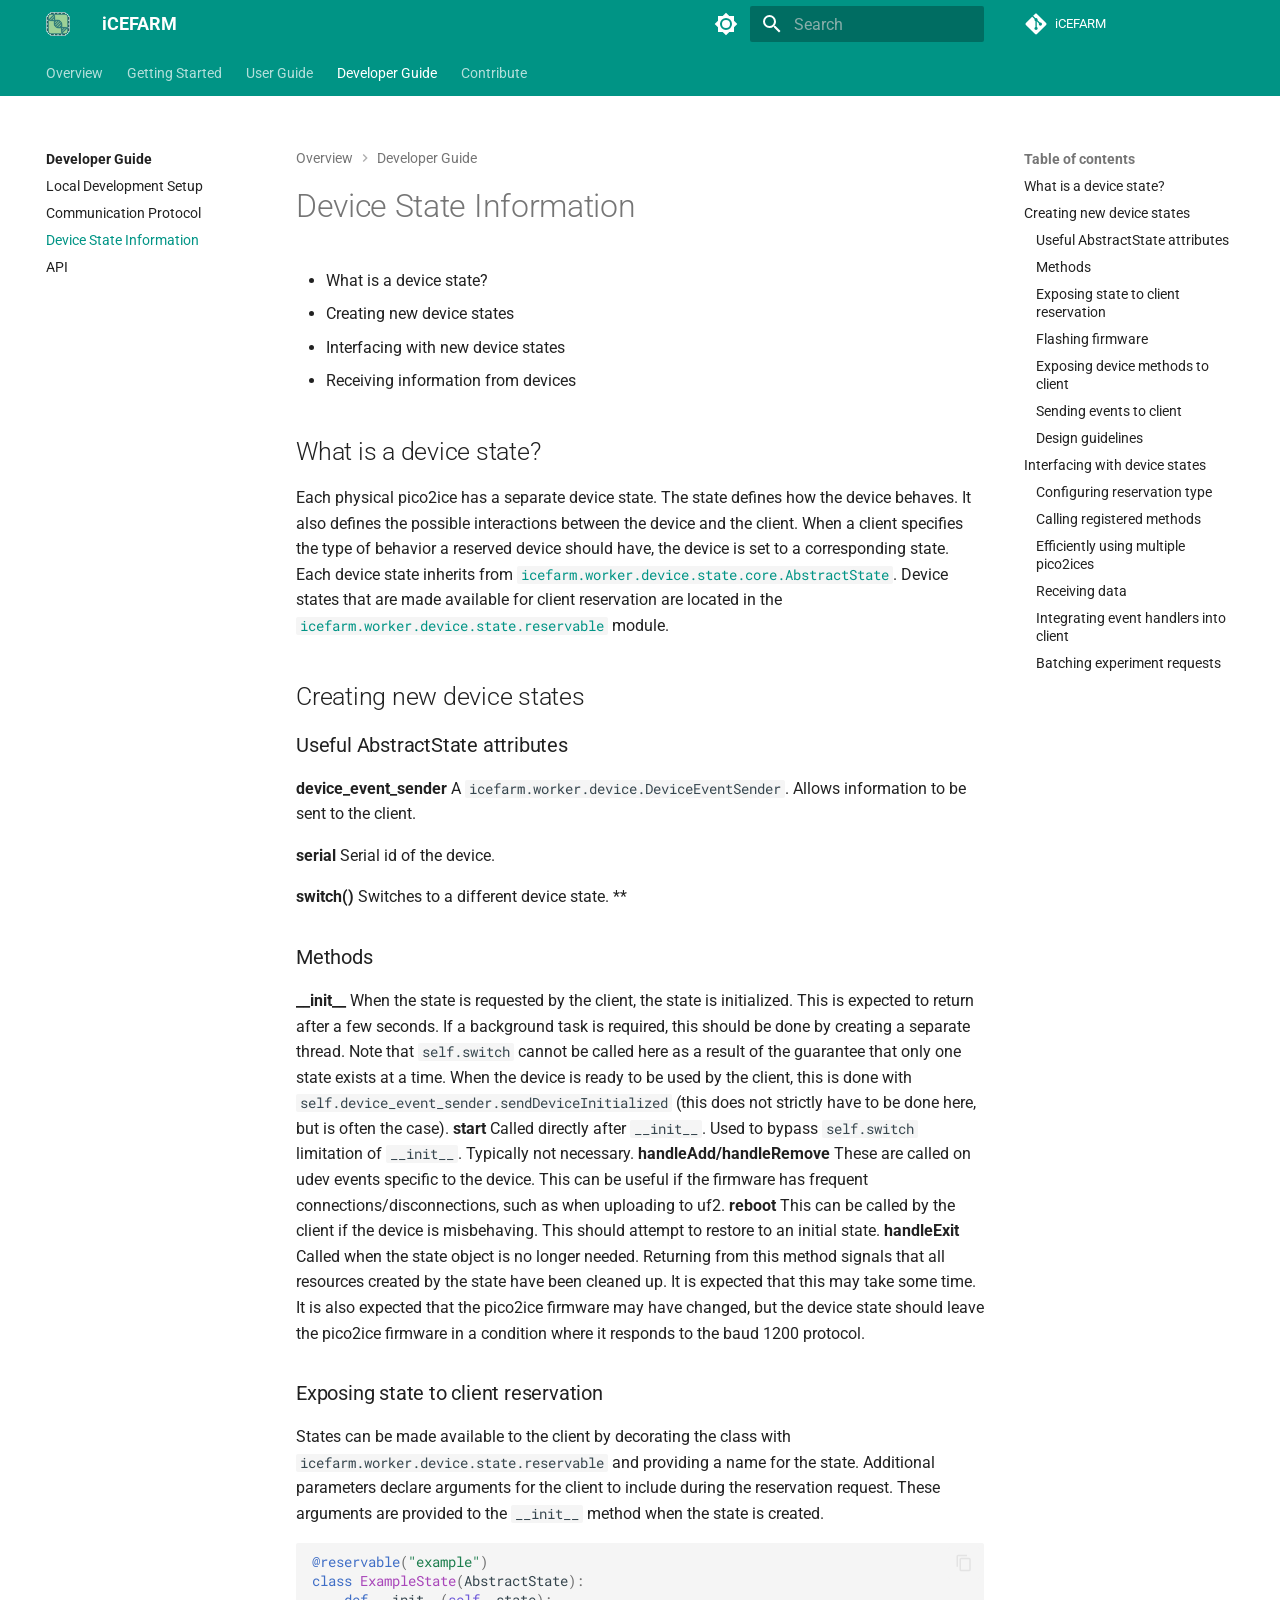
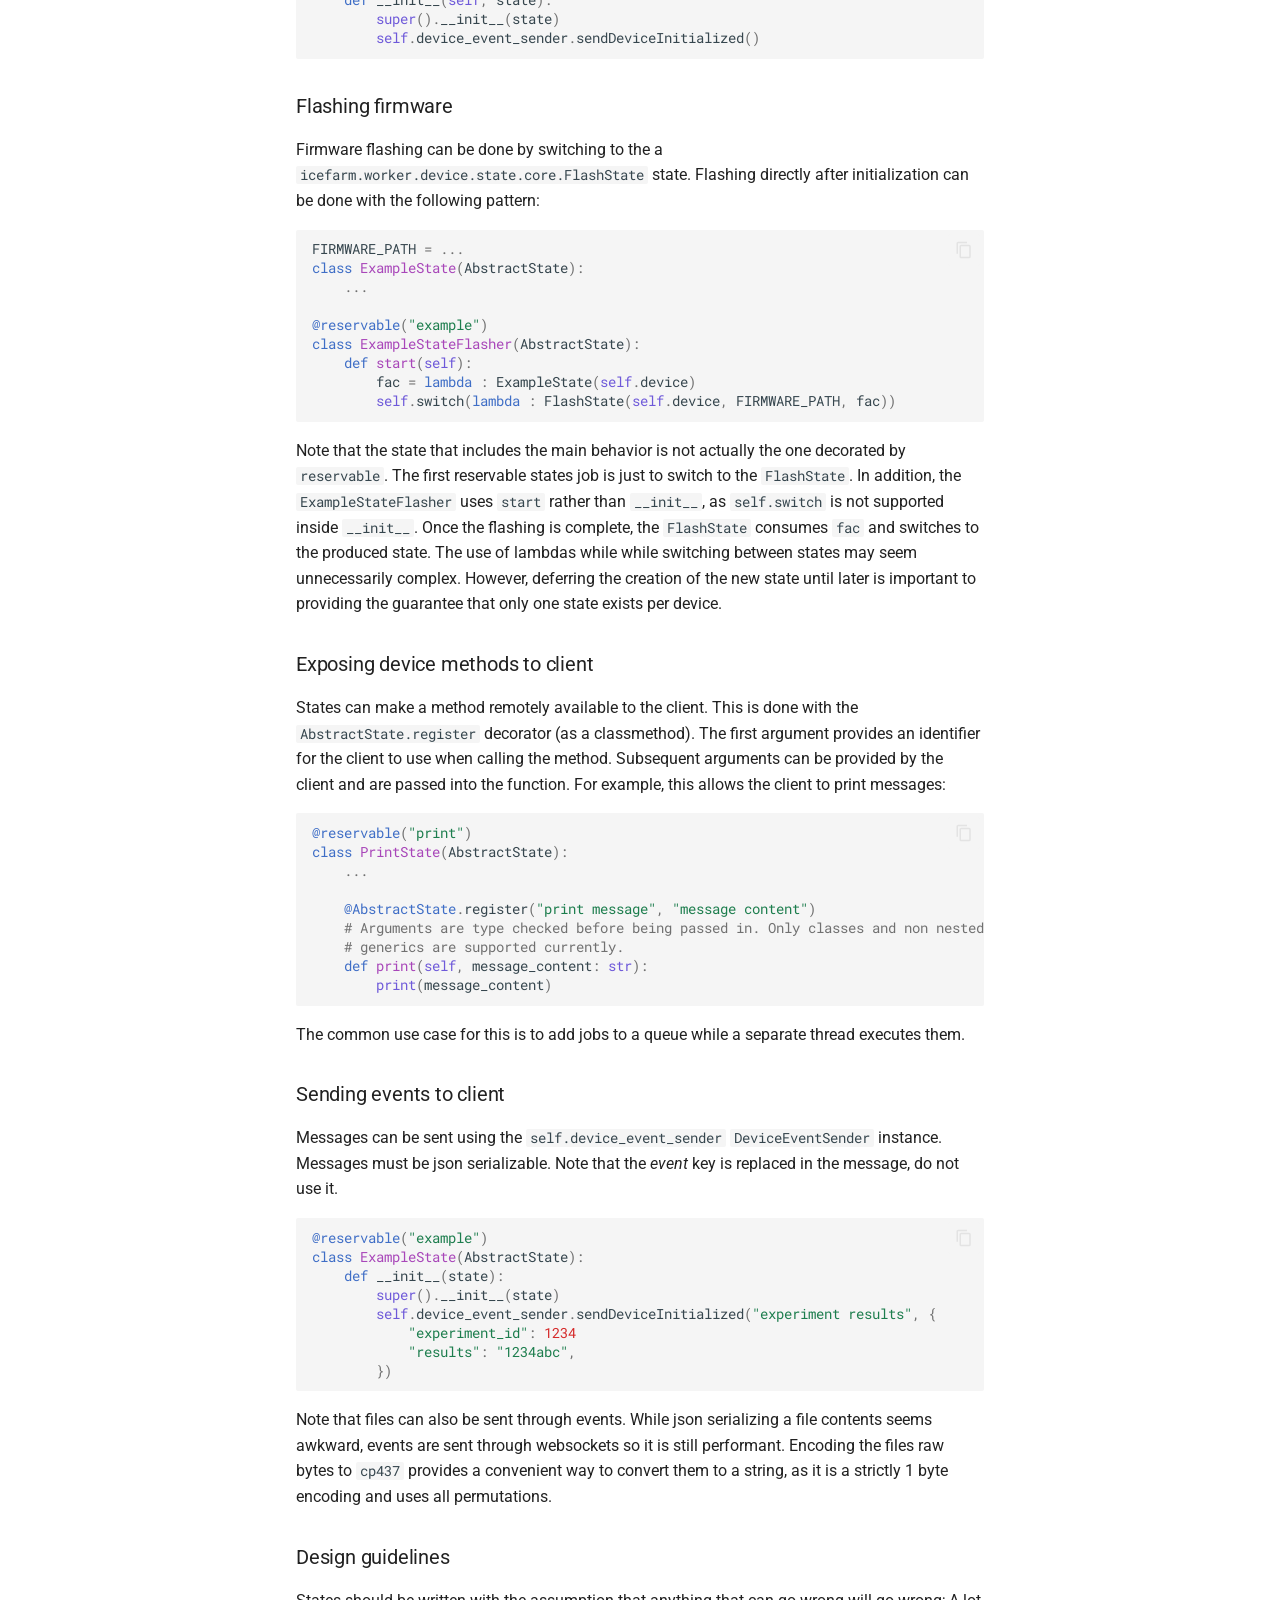
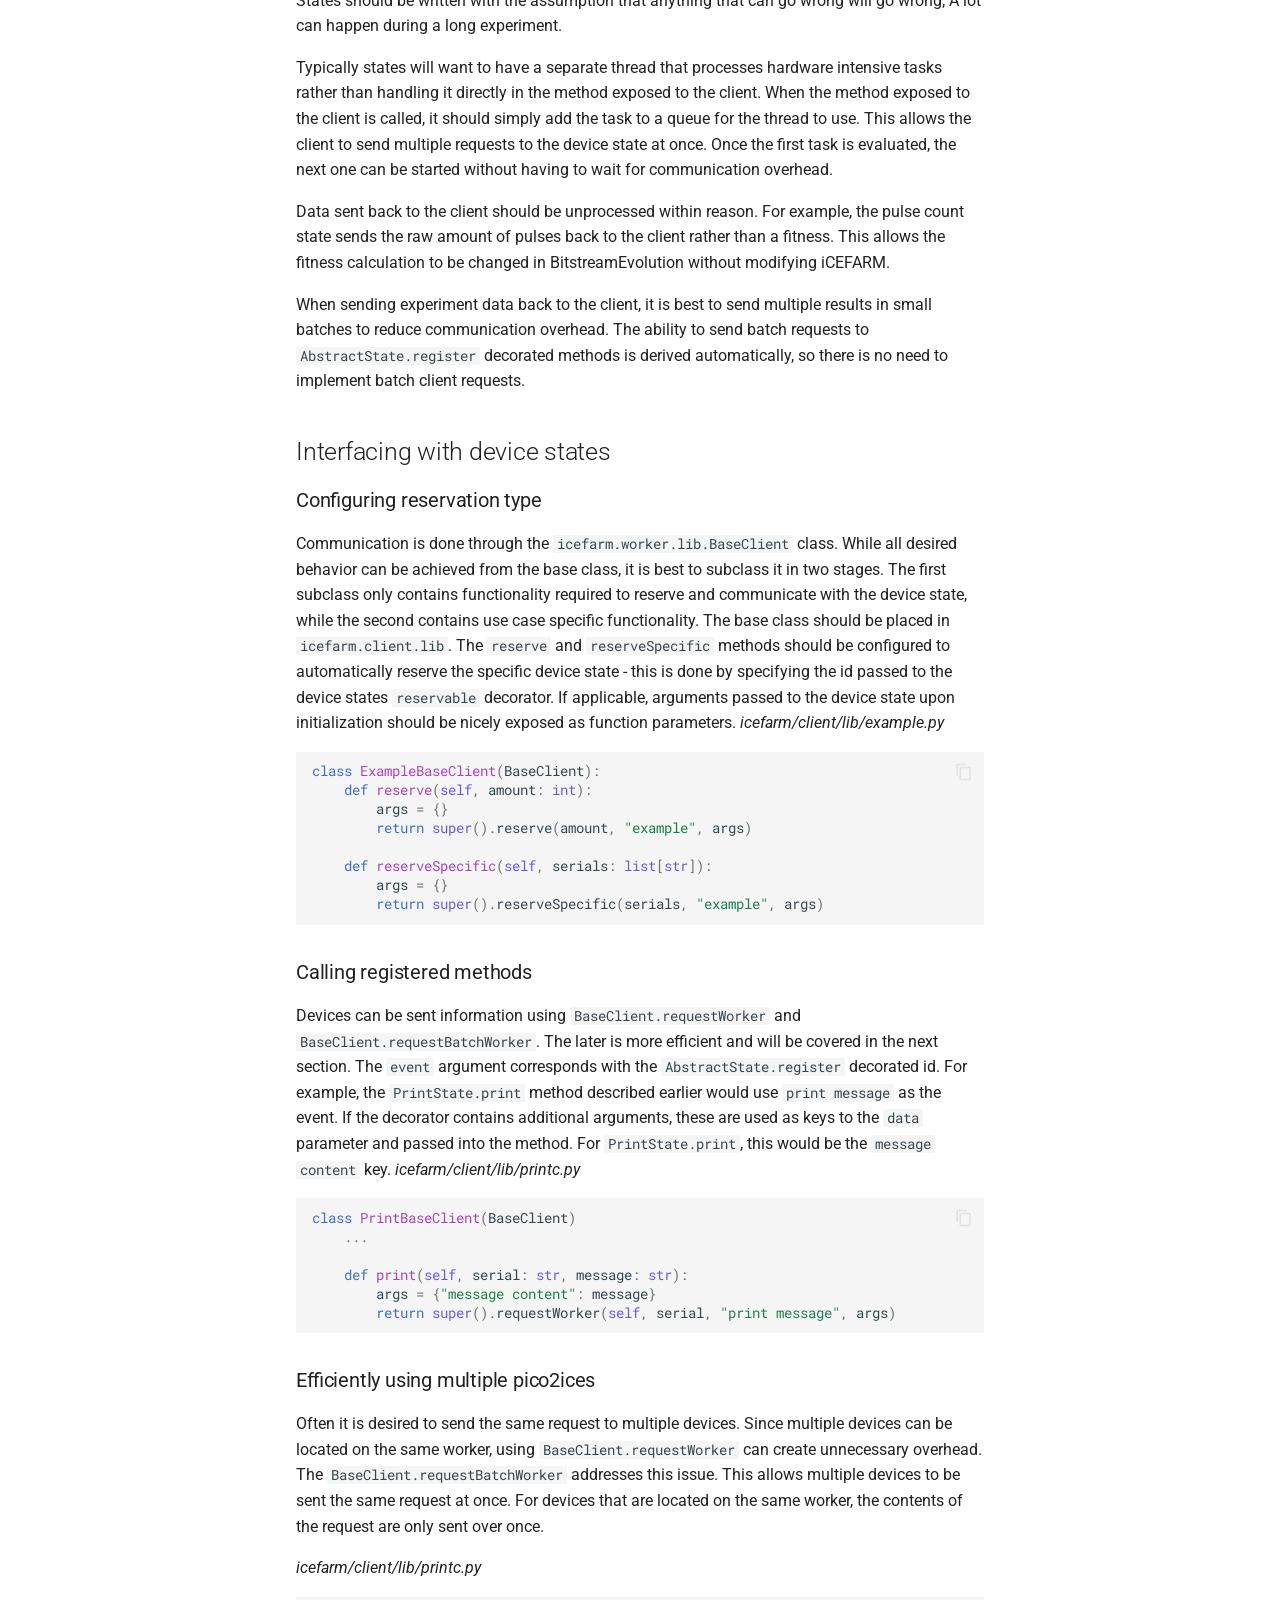
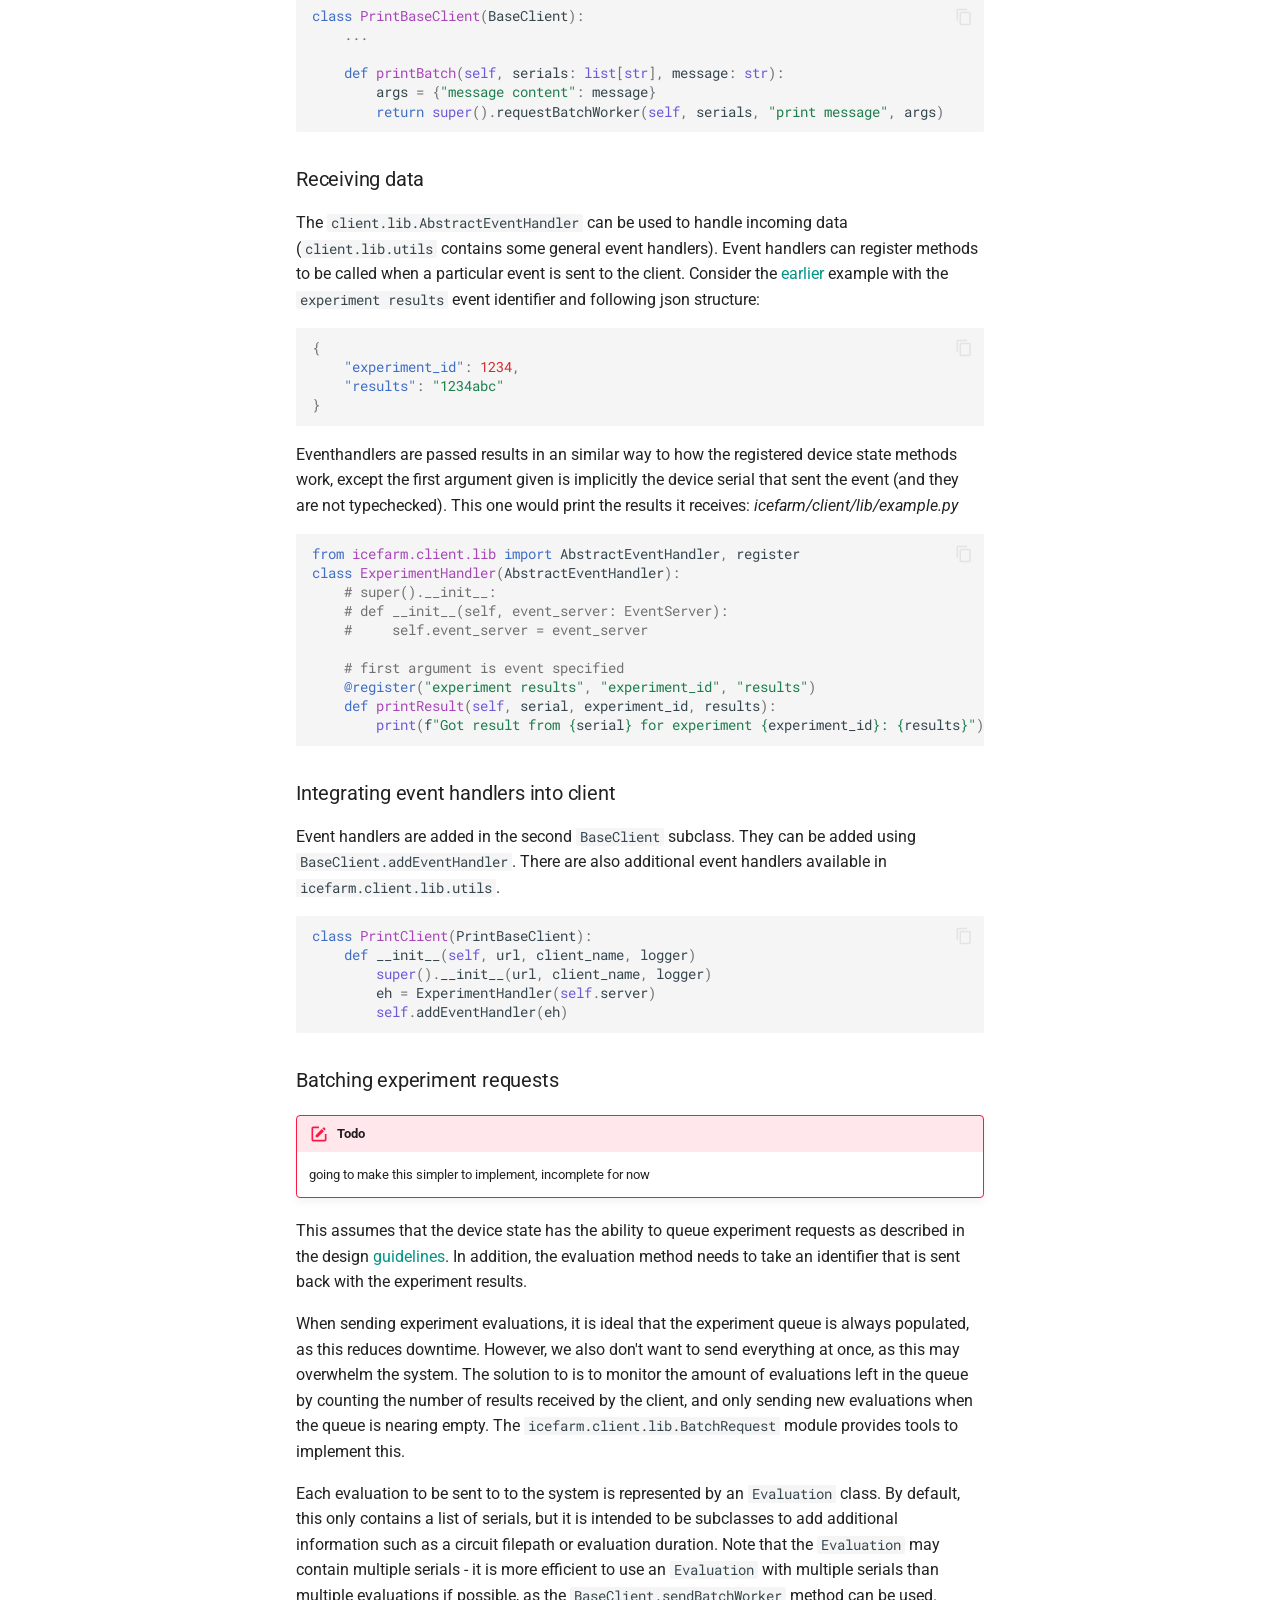
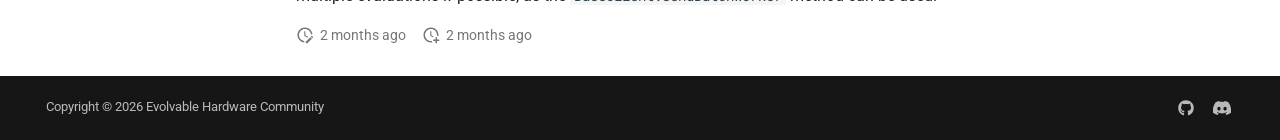
<file: Developer_Guide/states/index.html>
<!doctype html><html lang=en class=no-js> <head><meta charset=utf-8><meta name=viewport content="width=device-width,initial-scale=1"><meta name=description content="A tool to run evolution experiments on multiple ice40 FPGAs. (Currently only support pico2ice boards.)"><meta name=author content="Evolvable Hardware Community"><link href=../communication/ rel=prev><link href=../API/ rel=next><link rel=icon href=../../assets/favicon.png><meta name=generator content="mkdocs-1.6.1, mkdocs-material-9.7.7"><title>Device State Information - iCEFARM</title><link rel=stylesheet href=../../assets/stylesheets/main.ec1eaa64.min.css><link rel=stylesheet href=../../assets/stylesheets/palette.ab4e12ef.min.css><link rel=preconnect href=https://fonts.gstatic.com crossorigin><link rel=stylesheet href="https://fonts.googleapis.com/css?family=Roboto:300,300i,400,400i,700,700i%7CRoboto+Mono:400,400i,700,700i&display=fallback"><style>:root{--md-text-font:"Roboto";--md-code-font:"Roboto Mono"}</style><link rel=stylesheet href=../../css/timeago.css><link rel=stylesheet href=../../stylesheets/extra.css><script>__md_scope=new URL("../..",location),__md_hash=e=>[...e].reduce(((e,_)=>(e<<5)-e+_.charCodeAt(0)),0),__md_get=(e,_=localStorage,t=__md_scope)=>JSON.parse(_.getItem(t.pathname+"."+e)),__md_set=(e,_,t=localStorage,a=__md_scope)=>{try{t.setItem(a.pathname+"."+e,JSON.stringify(_))}catch(e){}}</script></head> <body dir=ltr data-md-color-scheme=default data-md-color-primary=teal data-md-color-accent=teal> <input class=md-toggle data-md-toggle=drawer type=checkbox id=__drawer autocomplete=off> <input class=md-toggle data-md-toggle=search type=checkbox id=__search autocomplete=off> <label class=md-overlay for=__drawer></label> <div data-md-component=skip> <a href=#device-state-information class=md-skip> Skip to content </a> </div> <div data-md-component=announce> </div> <header class=md-header data-md-component=header> <nav class="md-header__inner md-grid" aria-label=Header> <a href=../.. title=iCEFARM class="md-header__button md-logo" aria-label=iCEFARM data-md-component=logo> <img src=../../assets/favicon.png alt=logo> </a> <label class="md-header__button md-icon" for=__drawer> <svg xmlns=http://www.w3.org/2000/svg viewbox="0 0 24 24"><path d="M3 6h18v2H3zm0 5h18v2H3zm0 5h18v2H3z"/></svg> </label> <div class=md-header__title data-md-component=header-title> <div class=md-header__ellipsis> <div class=md-header__topic> <span class=md-ellipsis> iCEFARM </span> </div> <div class=md-header__topic data-md-component=header-topic> <span class=md-ellipsis> Device State Information </span> </div> </div> </div> <form class=md-header__option data-md-component=palette> <input class=md-option data-md-color-media data-md-color-scheme=default data-md-color-primary=teal data-md-color-accent=teal aria-label="Switch to dark mode" type=radio name=__palette id=__palette_0> <label class="md-header__button md-icon" title="Switch to dark mode" for=__palette_1 hidden> <svg xmlns=http://www.w3.org/2000/svg viewbox="0 0 24 24"><path d="M12 8a4 4 0 0 0-4 4 4 4 0 0 0 4 4 4 4 0 0 0 4-4 4 4 0 0 0-4-4m0 10a6 6 0 0 1-6-6 6 6 0 0 1 6-6 6 6 0 0 1 6 6 6 6 0 0 1-6 6m8-9.31V4h-4.69L12 .69 8.69 4H4v4.69L.69 12 4 15.31V20h4.69L12 23.31 15.31 20H20v-4.69L23.31 12z"/></svg> </label> <input class=md-option data-md-color-media data-md-color-scheme=slate data-md-color-primary=teal data-md-color-accent=teal aria-label="Switch to light mode" type=radio name=__palette id=__palette_1> <label class="md-header__button md-icon" title="Switch to light mode" for=__palette_0 hidden> <svg xmlns=http://www.w3.org/2000/svg viewbox="0 0 24 24"><path d="M12 18c-.89 0-1.74-.2-2.5-.55C11.56 16.5 13 14.42 13 12s-1.44-4.5-3.5-5.45C10.26 6.2 11.11 6 12 6a6 6 0 0 1 6 6 6 6 0 0 1-6 6m8-9.31V4h-4.69L12 .69 8.69 4H4v4.69L.69 12 4 15.31V20h4.69L12 23.31 15.31 20H20v-4.69L23.31 12z"/></svg> </label> </form> <script>var palette=__md_get("__palette");if(palette&&palette.color){if("(prefers-color-scheme)"===palette.color.media){var media=matchMedia("(prefers-color-scheme: light)"),input=document.querySelector(media.matches?"[data-md-color-media='(prefers-color-scheme: light)']":"[data-md-color-media='(prefers-color-scheme: dark)']");palette.color.media=input.getAttribute("data-md-color-media"),palette.color.scheme=input.getAttribute("data-md-color-scheme"),palette.color.primary=input.getAttribute("data-md-color-primary"),palette.color.accent=input.getAttribute("data-md-color-accent")}for(var[key,value]of Object.entries(palette.color))document.body.setAttribute("data-md-color-"+key,value)}</script> <label class="md-header__button md-icon" for=__search> <svg xmlns=http://www.w3.org/2000/svg viewbox="0 0 24 24"><path d="M9.5 3A6.5 6.5 0 0 1 16 9.5c0 1.61-.59 3.09-1.56 4.23l.27.27h.79l5 5-1.5 1.5-5-5v-.79l-.27-.27A6.52 6.52 0 0 1 9.5 16 6.5 6.5 0 0 1 3 9.5 6.5 6.5 0 0 1 9.5 3m0 2C7 5 5 7 5 9.5S7 14 9.5 14 14 12 14 9.5 12 5 9.5 5"/></svg> </label> <div class=md-search data-md-component=search role=dialog> <label class=md-search__overlay for=__search></label> <div class=md-search__inner role=search> <form class=md-search__form name=search> <input type=text class=md-search__input name=query aria-label=Search placeholder=Search autocapitalize=off autocorrect=off autocomplete=off spellcheck=false data-md-component=search-query required> <label class="md-search__icon md-icon" for=__search> <svg xmlns=http://www.w3.org/2000/svg viewbox="0 0 24 24"><path d="M9.5 3A6.5 6.5 0 0 1 16 9.5c0 1.61-.59 3.09-1.56 4.23l.27.27h.79l5 5-1.5 1.5-5-5v-.79l-.27-.27A6.52 6.52 0 0 1 9.5 16 6.5 6.5 0 0 1 3 9.5 6.5 6.5 0 0 1 9.5 3m0 2C7 5 5 7 5 9.5S7 14 9.5 14 14 12 14 9.5 12 5 9.5 5"/></svg> <svg xmlns=http://www.w3.org/2000/svg viewbox="0 0 24 24"><path d="M20 11v2H8l5.5 5.5-1.42 1.42L4.16 12l7.92-7.92L13.5 5.5 8 11z"/></svg> </label> <nav class=md-search__options aria-label=Search> <a href=javascript:void(0) class="md-search__icon md-icon" title=Share aria-label=Share data-clipboard data-clipboard-text data-md-component=search-share tabindex=-1> <svg xmlns=http://www.w3.org/2000/svg viewbox="0 0 24 24"><path d="M18 16.08c-.76 0-1.44.3-1.96.77L8.91 12.7c.05-.23.09-.46.09-.7s-.04-.47-.09-.7l7.05-4.11c.54.5 1.25.81 2.04.81a3 3 0 0 0 3-3 3 3 0 0 0-3-3 3 3 0 0 0-3 3c0 .24.04.47.09.7L8.04 9.81C7.5 9.31 6.79 9 6 9a3 3 0 0 0-3 3 3 3 0 0 0 3 3c.79 0 1.5-.31 2.04-.81l7.12 4.15c-.05.21-.08.43-.08.66 0 1.61 1.31 2.91 2.92 2.91s2.92-1.3 2.92-2.91A2.92 2.92 0 0 0 18 16.08"/></svg> </a> <button type=reset class="md-search__icon md-icon" title=Clear aria-label=Clear tabindex=-1> <svg xmlns=http://www.w3.org/2000/svg viewbox="0 0 24 24"><path d="M19 6.41 17.59 5 12 10.59 6.41 5 5 6.41 10.59 12 5 17.59 6.41 19 12 13.41 17.59 19 19 17.59 13.41 12z"/></svg> </button> </nav> <div class=md-search__suggest data-md-component=search-suggest></div> </form> <div class=md-search__output> <div class=md-search__scrollwrap tabindex=0 data-md-scrollfix> <div class=md-search-result data-md-component=search-result> <div class=md-search-result__meta> Initializing search </div> <ol class=md-search-result__list role=presentation></ol> </div> </div> </div> </div> </div> <div class=md-header__source> <a href=https://github.com/evolvablehardware/iCEFARM title="Go to repository" class=md-source data-md-component=source> <div class="md-source__icon md-icon"> <svg xmlns=http://www.w3.org/2000/svg viewbox="0 0 448 512"><!-- Font Awesome Free 7.1.0 by @fontawesome - https://fontawesome.com License - https://fontawesome.com/license/free (Icons: CC BY 4.0, Fonts: SIL OFL 1.1, Code: MIT License) Copyright 2025 Fonticons, Inc.--><path d="M439.6 236.1 244 40.5c-5.4-5.5-12.8-8.5-20.4-8.5s-15 3-20.4 8.4L162.5 81l51.5 51.5c27.1-9.1 52.7 16.8 43.4 43.7l49.7 49.7c34.2-11.8 61.2 31 35.5 56.7-26.5 26.5-70.2-2.9-56-37.3L240.3 199v121.9c25.3 12.5 22.3 41.8 9.1 55-6.4 6.4-15.2 10.1-24.3 10.1s-17.8-3.6-24.3-10.1c-17.6-17.6-11.1-46.9 11.2-56v-123c-20.8-8.5-24.6-30.7-18.6-45L142.6 101 8.5 235.1C3 240.6 0 247.9 0 255.5s3 15 8.5 20.4l195.6 195.7c5.4 5.4 12.7 8.4 20.4 8.4s15-3 20.4-8.4l194.7-194.7c5.4-5.4 8.4-12.8 8.4-20.4s-3-15-8.4-20.4"/></svg> </div> <div class=md-source__repository> iCEFARM </div> </a> </div> </nav> </header> <div class=md-container data-md-component=container> <nav class=md-tabs aria-label=Tabs data-md-component=tabs> <div class=md-grid> <ul class=md-tabs__list> <li class=md-tabs__item> <a href=../.. class=md-tabs__link> Overview </a> </li> <li class=md-tabs__item> <a href=../../getting_started/ class=md-tabs__link> Getting Started </a> </li> <li class=md-tabs__item> <a href=../../User_Guide/ class=md-tabs__link> User Guide </a> </li> <li class="md-tabs__item md-tabs__item--active"> <a href=../ class=md-tabs__link> Developer Guide </a> </li> <li class=md-tabs__item> <a href=../../Contributing/ class=md-tabs__link> Contribute </a> </li> </ul> </div> </nav> <main class=md-main data-md-component=main> <div class="md-main__inner md-grid"> <div class="md-sidebar md-sidebar--primary" data-md-component=sidebar data-md-type=navigation> <div class=md-sidebar__scrollwrap> <div class=md-sidebar__inner> <nav class="md-nav md-nav--primary md-nav--lifted" aria-label=Navigation data-md-level=0> <label class=md-nav__title for=__drawer> <a href=../.. title=iCEFARM class="md-nav__button md-logo" aria-label=iCEFARM data-md-component=logo> <img src=../../assets/favicon.png alt=logo> </a> iCEFARM </label> <div class=md-nav__source> <a href=https://github.com/evolvablehardware/iCEFARM title="Go to repository" class=md-source data-md-component=source> <div class="md-source__icon md-icon"> <svg xmlns=http://www.w3.org/2000/svg viewbox="0 0 448 512"><!-- Font Awesome Free 7.1.0 by @fontawesome - https://fontawesome.com License - https://fontawesome.com/license/free (Icons: CC BY 4.0, Fonts: SIL OFL 1.1, Code: MIT License) Copyright 2025 Fonticons, Inc.--><path d="M439.6 236.1 244 40.5c-5.4-5.5-12.8-8.5-20.4-8.5s-15 3-20.4 8.4L162.5 81l51.5 51.5c27.1-9.1 52.7 16.8 43.4 43.7l49.7 49.7c34.2-11.8 61.2 31 35.5 56.7-26.5 26.5-70.2-2.9-56-37.3L240.3 199v121.9c25.3 12.5 22.3 41.8 9.1 55-6.4 6.4-15.2 10.1-24.3 10.1s-17.8-3.6-24.3-10.1c-17.6-17.6-11.1-46.9 11.2-56v-123c-20.8-8.5-24.6-30.7-18.6-45L142.6 101 8.5 235.1C3 240.6 0 247.9 0 255.5s3 15 8.5 20.4l195.6 195.7c5.4 5.4 12.7 8.4 20.4 8.4s15-3 20.4-8.4l194.7-194.7c5.4-5.4 8.4-12.8 8.4-20.4s-3-15-8.4-20.4"/></svg> </div> <div class=md-source__repository> iCEFARM </div> </a> </div> <ul class=md-nav__list data-md-scrollfix> <li class=md-nav__item> <a href=../.. class=md-nav__link> <span class=md-ellipsis> Overview </span> </a> </li> <li class=md-nav__item> <a href=../../getting_started/ class=md-nav__link> <span class=md-ellipsis> Getting Started </span> </a> </li> <li class="md-nav__item md-nav__item--nested"> <input class="md-nav__toggle md-toggle " type=checkbox id=__nav_3> <div class="md-nav__link md-nav__container"> <a href=../../User_Guide/ class="md-nav__link "> <span class=md-ellipsis> User Guide </span> </a> <label class="md-nav__link " for=__nav_3 id=__nav_3_label tabindex=0> <span class="md-nav__icon md-icon"></span> </label> </div> <nav class=md-nav data-md-level=1 aria-labelledby=__nav_3_label aria-expanded=false> <label class=md-nav__title for=__nav_3> <span class="md-nav__icon md-icon"></span> User Guide </label> <ul class=md-nav__list data-md-scrollfix> <li class=md-nav__item> <a href=../../User_Guide/overview/ class=md-nav__link> <span class=md-ellipsis> Overview </span> </a> </li> <li class=md-nav__item> <a href=../../User_Guide/distribution/ class=md-nav__link> <span class=md-ellipsis> Distribution </span> </a> </li> </ul> </nav> </li> <li class="md-nav__item md-nav__item--active md-nav__item--section md-nav__item--nested"> <input class="md-nav__toggle md-toggle " type=checkbox id=__nav_4 checked> <div class="md-nav__link md-nav__container"> <a href=../ class="md-nav__link "> <span class=md-ellipsis> Developer Guide </span> </a> <label class="md-nav__link " for=__nav_4 id=__nav_4_label tabindex> <span class="md-nav__icon md-icon"></span> </label> </div> <nav class=md-nav data-md-level=1 aria-labelledby=__nav_4_label aria-expanded=true> <label class=md-nav__title for=__nav_4> <span class="md-nav__icon md-icon"></span> Developer Guide </label> <ul class=md-nav__list data-md-scrollfix> <li class=md-nav__item> <a href=../development_setup/ class=md-nav__link> <span class=md-ellipsis> Local Development Setup </span> </a> </li> <li class=md-nav__item> <a href=../communication/ class=md-nav__link> <span class=md-ellipsis> Communication Protocol </span> </a> </li> <li class="md-nav__item md-nav__item--active"> <input class="md-nav__toggle md-toggle" type=checkbox id=__toc> <label class="md-nav__link md-nav__link--active" for=__toc> <span class=md-ellipsis> Device State Information </span> <span class="md-nav__icon md-icon"></span> </label> <a href=./ class="md-nav__link md-nav__link--active"> <span class=md-ellipsis> Device State Information </span> </a> <nav class="md-nav md-nav--secondary" aria-label="Table of contents"> <label class=md-nav__title for=__toc> <span class="md-nav__icon md-icon"></span> Table of contents </label> <ul class=md-nav__list data-md-component=toc data-md-scrollfix> <li class=md-nav__item> <a href=#what-is-a-device-state class=md-nav__link> <span class=md-ellipsis> What is a device state? </span> </a> </li> <li class=md-nav__item> <a href=#creating-new-device-states class=md-nav__link> <span class=md-ellipsis> Creating new device states </span> </a> <nav class=md-nav aria-label="Creating new device states"> <ul class=md-nav__list> <li class=md-nav__item> <a href=#useful-abstractstate-attributes class=md-nav__link> <span class=md-ellipsis> Useful AbstractState attributes </span> </a> </li> <li class=md-nav__item> <a href=#methods class=md-nav__link> <span class=md-ellipsis> Methods </span> </a> </li> <li class=md-nav__item> <a href=#exposing-state-to-client-reservation class=md-nav__link> <span class=md-ellipsis> Exposing state to client reservation </span> </a> </li> <li class=md-nav__item> <a href=#flashing-firmware class=md-nav__link> <span class=md-ellipsis> Flashing firmware </span> </a> </li> <li class=md-nav__item> <a href=#exposing-device-methods-to-client class=md-nav__link> <span class=md-ellipsis> Exposing device methods to client </span> </a> </li> <li class=md-nav__item> <a href=#sending-events-to-client class=md-nav__link> <span class=md-ellipsis> Sending events to client </span> </a> </li> <li class=md-nav__item> <a href=#design-guidelines class=md-nav__link> <span class=md-ellipsis> Design guidelines </span> </a> </li> </ul> </nav> </li> <li class=md-nav__item> <a href=#interfacing-with-device-states class=md-nav__link> <span class=md-ellipsis> Interfacing with device states </span> </a> <nav class=md-nav aria-label="Interfacing with device states"> <ul class=md-nav__list> <li class=md-nav__item> <a href=#configuring-reservation-type class=md-nav__link> <span class=md-ellipsis> Configuring reservation type </span> </a> </li> <li class=md-nav__item> <a href=#calling-registered-methods class=md-nav__link> <span class=md-ellipsis> Calling registered methods </span> </a> </li> <li class=md-nav__item> <a href=#efficiently-using-multiple-pico2ices class=md-nav__link> <span class=md-ellipsis> Efficiently using multiple pico2ices </span> </a> </li> <li class=md-nav__item> <a href=#receiving-data class=md-nav__link> <span class=md-ellipsis> Receiving data </span> </a> </li> <li class=md-nav__item> <a href=#integrating-event-handlers-into-client class=md-nav__link> <span class=md-ellipsis> Integrating event handlers into client </span> </a> </li> <li class=md-nav__item> <a href=#batching-experiment-requests class=md-nav__link> <span class=md-ellipsis> Batching experiment requests </span> </a> </li> </ul> </nav> </li> </ul> </nav> </li> <li class="md-nav__item md-nav__item--nested"> <input class="md-nav__toggle md-toggle " type=checkbox id=__nav_4_5> <div class="md-nav__link md-nav__container"> <a href=../API/ class="md-nav__link "> <span class=md-ellipsis> API </span> </a> </div> <nav class=md-nav data-md-level=2 aria-labelledby=__nav_4_5_label aria-expanded=false> <label class=md-nav__title for=__nav_4_5> <span class="md-nav__icon md-icon"></span> API </label> <ul class=md-nav__list data-md-scrollfix> </ul> </nav> </li> </ul> </nav> </li> <li class="md-nav__item md-nav__item--nested"> <input class="md-nav__toggle md-toggle " type=checkbox id=__nav_5> <div class="md-nav__link md-nav__container"> <a href=../../Contributing/ class="md-nav__link "> <span class=md-ellipsis> Contribute </span> </a> <label class="md-nav__link " for=__nav_5 id=__nav_5_label tabindex=0> <span class="md-nav__icon md-icon"></span> </label> </div> <nav class=md-nav data-md-level=1 aria-labelledby=__nav_5_label aria-expanded=false> <label class=md-nav__title for=__nav_5> <span class="md-nav__icon md-icon"></span> Contribute </label> <ul class=md-nav__list data-md-scrollfix> <li class=md-nav__item> <a href=../../Contributing/editing_website/ class=md-nav__link> <span class=md-ellipsis> Editing This Website </span> </a> </li> </ul> </nav> </li> </ul> </nav> </div> </div> </div> <div class="md-sidebar md-sidebar--secondary" data-md-component=sidebar data-md-type=toc> <div class=md-sidebar__scrollwrap> <div class=md-sidebar__inner> <nav class="md-nav md-nav--secondary" aria-label="Table of contents"> <label class=md-nav__title for=__toc> <span class="md-nav__icon md-icon"></span> Table of contents </label> <ul class=md-nav__list data-md-component=toc data-md-scrollfix> <li class=md-nav__item> <a href=#what-is-a-device-state class=md-nav__link> <span class=md-ellipsis> What is a device state? </span> </a> </li> <li class=md-nav__item> <a href=#creating-new-device-states class=md-nav__link> <span class=md-ellipsis> Creating new device states </span> </a> <nav class=md-nav aria-label="Creating new device states"> <ul class=md-nav__list> <li class=md-nav__item> <a href=#useful-abstractstate-attributes class=md-nav__link> <span class=md-ellipsis> Useful AbstractState attributes </span> </a> </li> <li class=md-nav__item> <a href=#methods class=md-nav__link> <span class=md-ellipsis> Methods </span> </a> </li> <li class=md-nav__item> <a href=#exposing-state-to-client-reservation class=md-nav__link> <span class=md-ellipsis> Exposing state to client reservation </span> </a> </li> <li class=md-nav__item> <a href=#flashing-firmware class=md-nav__link> <span class=md-ellipsis> Flashing firmware </span> </a> </li> <li class=md-nav__item> <a href=#exposing-device-methods-to-client class=md-nav__link> <span class=md-ellipsis> Exposing device methods to client </span> </a> </li> <li class=md-nav__item> <a href=#sending-events-to-client class=md-nav__link> <span class=md-ellipsis> Sending events to client </span> </a> </li> <li class=md-nav__item> <a href=#design-guidelines class=md-nav__link> <span class=md-ellipsis> Design guidelines </span> </a> </li> </ul> </nav> </li> <li class=md-nav__item> <a href=#interfacing-with-device-states class=md-nav__link> <span class=md-ellipsis> Interfacing with device states </span> </a> <nav class=md-nav aria-label="Interfacing with device states"> <ul class=md-nav__list> <li class=md-nav__item> <a href=#configuring-reservation-type class=md-nav__link> <span class=md-ellipsis> Configuring reservation type </span> </a> </li> <li class=md-nav__item> <a href=#calling-registered-methods class=md-nav__link> <span class=md-ellipsis> Calling registered methods </span> </a> </li> <li class=md-nav__item> <a href=#efficiently-using-multiple-pico2ices class=md-nav__link> <span class=md-ellipsis> Efficiently using multiple pico2ices </span> </a> </li> <li class=md-nav__item> <a href=#receiving-data class=md-nav__link> <span class=md-ellipsis> Receiving data </span> </a> </li> <li class=md-nav__item> <a href=#integrating-event-handlers-into-client class=md-nav__link> <span class=md-ellipsis> Integrating event handlers into client </span> </a> </li> <li class=md-nav__item> <a href=#batching-experiment-requests class=md-nav__link> <span class=md-ellipsis> Batching experiment requests </span> </a> </li> </ul> </nav> </li> </ul> </nav> </div> </div> </div> <div class=md-content data-md-component=content> <nav class=md-path aria-label=Navigation> <ol class=md-path__list> <li class=md-path__item> <a href=../.. class=md-path__link> <span class=md-ellipsis> Overview </span> </a> </li> <li class=md-path__item> <a href=../ class=md-path__link> <span class=md-ellipsis> Developer Guide </span> </a> </li> </ol> </nav> <article class="md-content__inner md-typeset"> <h1 id=device-state-information>Device State Information<a class=headerlink href=#device-state-information title="Permanent link">&para;</a></h1> <ul> <li>What is a device state?</li> <li>Creating new device states</li> <li>Interfacing with new device states</li> <li>Receiving information from devices</li> </ul> <h2 id=what-is-a-device-state>What is a device state?<a class=headerlink href=#what-is-a-device-state title="Permanent link">&para;</a></h2> <p>Each physical pico2ice has a separate device state. The state defines how the device behaves. It also defines the possible interactions between the device and the client. When a client specifies the type of behavior a reserved device should have, the device is set to a corresponding state. Each device state inherits from <a href=../src/icefarm/worker/device/state/core/AbstractState.py><code>icefarm.worker.device.state.core.AbstractState</code></a>. Device states that are made available for client reservation are located in the <a href=../src/icefarm/worker/device/state/reservable/ ><code>icefarm.worker.device.state.reservable</code></a> module.</p> <h2 id=creating-new-device-states>Creating new device states<a class=headerlink href=#creating-new-device-states title="Permanent link">&para;</a></h2> <h3 id=useful-abstractstate-attributes>Useful AbstractState attributes<a class=headerlink href=#useful-abstractstate-attributes title="Permanent link">&para;</a></h3> <p><strong>device_event_sender</strong> A <code>icefarm.worker.device.DeviceEventSender</code>. Allows information to be sent to the client.</p> <p><strong>serial</strong> Serial id of the device.</p> <p><strong>switch()</strong> Switches to a different device state. **</p> <h3 id=methods>Methods<a class=headerlink href=#methods title="Permanent link">&para;</a></h3> <p><strong>__init__</strong> When the state is requested by the client, the state is initialized. This is expected to return after a few seconds. If a background task is required, this should be done by creating a separate thread. Note that <code>self.switch</code> cannot be called here as a result of the guarantee that only one state exists at a time. When the device is ready to be used by the client, this is done with <code>self.device_event_sender.sendDeviceInitialized</code> (this does not strictly have to be done here, but is often the case). <strong>start</strong> Called directly after <code>__init__</code>. Used to bypass <code>self.switch</code> limitation of <code>__init__</code>. Typically not necessary. <strong>handleAdd/handleRemove</strong> These are called on udev events specific to the device. This can be useful if the firmware has frequent connections/disconnections, such as when uploading to uf2. <strong>reboot</strong> This can be called by the client if the device is misbehaving. This should attempt to restore to an initial state. <strong>handleExit</strong> Called when the state object is no longer needed. Returning from this method signals that all resources created by the state have been cleaned up. It is expected that this may take some time. It is also expected that the pico2ice firmware may have changed, but the device state should leave the pico2ice firmware in a condition where it responds to the baud 1200 protocol.</p> <h3 id=exposing-state-to-client-reservation>Exposing state to client reservation<a class=headerlink href=#exposing-state-to-client-reservation title="Permanent link">&para;</a></h3> <p>States can be made available to the client by decorating the class with <code>icefarm.worker.device.state.reservable</code> and providing a name for the state. Additional parameters declare arguments for the client to include during the reservation request. These arguments are provided to the <code>__init__</code> method when the state is created. <div class="language-python highlight"><pre><span></span><code><span id=__span-0-1><a id=__codelineno-0-1 name=__codelineno-0-1 href=#__codelineno-0-1></a><span class=nd>@reservable</span><span class=p>(</span><span class=s2>"example"</span><span class=p>)</span>
</span><span id=__span-0-2><a id=__codelineno-0-2 name=__codelineno-0-2 href=#__codelineno-0-2></a><span class=k>class</span><span class=w> </span><span class=nc>ExampleState</span><span class=p>(</span><span class=n>AbstractState</span><span class=p>):</span>
</span><span id=__span-0-3><a id=__codelineno-0-3 name=__codelineno-0-3 href=#__codelineno-0-3></a>    <span class=k>def</span><span class=w> </span><span class=fm>__init__</span><span class=p>(</span><span class=bp>self</span><span class=p>,</span> <span class=n>state</span><span class=p>):</span>
</span><span id=__span-0-4><a id=__codelineno-0-4 name=__codelineno-0-4 href=#__codelineno-0-4></a>        <span class=nb>super</span><span class=p>()</span><span class=o>.</span><span class=fm>__init__</span><span class=p>(</span><span class=n>state</span><span class=p>)</span>
</span><span id=__span-0-5><a id=__codelineno-0-5 name=__codelineno-0-5 href=#__codelineno-0-5></a>        <span class=bp>self</span><span class=o>.</span><span class=n>device_event_sender</span><span class=o>.</span><span class=n>sendDeviceInitialized</span><span class=p>()</span>
</span></code></pre></div></p> <h3 id=flashing-firmware>Flashing firmware<a class=headerlink href=#flashing-firmware title="Permanent link">&para;</a></h3> <p>Firmware flashing can be done by switching to the a <code>icefarm.worker.device.state.core.FlashState</code> state. Flashing directly after initialization can be done with the following pattern: <div class="language-python highlight"><pre><span></span><code><span id=__span-1-1><a id=__codelineno-1-1 name=__codelineno-1-1 href=#__codelineno-1-1></a><span class=n>FIRMWARE_PATH</span> <span class=o>=</span> <span class=o>...</span>
</span><span id=__span-1-2><a id=__codelineno-1-2 name=__codelineno-1-2 href=#__codelineno-1-2></a><span class=k>class</span><span class=w> </span><span class=nc>ExampleState</span><span class=p>(</span><span class=n>AbstractState</span><span class=p>):</span>
</span><span id=__span-1-3><a id=__codelineno-1-3 name=__codelineno-1-3 href=#__codelineno-1-3></a>    <span class=o>...</span>
</span><span id=__span-1-4><a id=__codelineno-1-4 name=__codelineno-1-4 href=#__codelineno-1-4></a>
</span><span id=__span-1-5><a id=__codelineno-1-5 name=__codelineno-1-5 href=#__codelineno-1-5></a><span class=nd>@reservable</span><span class=p>(</span><span class=s2>"example"</span><span class=p>)</span>
</span><span id=__span-1-6><a id=__codelineno-1-6 name=__codelineno-1-6 href=#__codelineno-1-6></a><span class=k>class</span><span class=w> </span><span class=nc>ExampleStateFlasher</span><span class=p>(</span><span class=n>AbstractState</span><span class=p>):</span>
</span><span id=__span-1-7><a id=__codelineno-1-7 name=__codelineno-1-7 href=#__codelineno-1-7></a>    <span class=k>def</span><span class=w> </span><span class=nf>start</span><span class=p>(</span><span class=bp>self</span><span class=p>):</span>
</span><span id=__span-1-8><a id=__codelineno-1-8 name=__codelineno-1-8 href=#__codelineno-1-8></a>        <span class=n>fac</span> <span class=o>=</span> <span class=k>lambda</span> <span class=p>:</span> <span class=n>ExampleState</span><span class=p>(</span><span class=bp>self</span><span class=o>.</span><span class=n>device</span><span class=p>)</span>
</span><span id=__span-1-9><a id=__codelineno-1-9 name=__codelineno-1-9 href=#__codelineno-1-9></a>        <span class=bp>self</span><span class=o>.</span><span class=n>switch</span><span class=p>(</span><span class=k>lambda</span> <span class=p>:</span> <span class=n>FlashState</span><span class=p>(</span><span class=bp>self</span><span class=o>.</span><span class=n>device</span><span class=p>,</span> <span class=n>FIRMWARE_PATH</span><span class=p>,</span> <span class=n>fac</span><span class=p>))</span>
</span></code></pre></div> Note that the state that includes the main behavior is not actually the one decorated by <code>reservable</code>. The first reservable states job is just to switch to the <code>FlashState</code>. In addition, the <code>ExampleStateFlasher</code> uses <code>start</code> rather than <code>__init__</code>, as <code>self.switch</code> is not supported inside <code>__init__</code>. Once the flashing is complete, the <code>FlashState</code> consumes <code>fac</code> and switches to the produced state. The use of lambdas while while switching between states may seem unnecessarily complex. However, deferring the creation of the new state until later is important to providing the guarantee that only one state exists per device.</p> <h3 id=exposing-device-methods-to-client>Exposing device methods to client<a class=headerlink href=#exposing-device-methods-to-client title="Permanent link">&para;</a></h3> <p>States can make a method remotely available to the client. This is done with the <code>AbstractState.register</code> decorator (as a classmethod). The first argument provides an identifier for the client to use when calling the method. Subsequent arguments can be provided by the client and are passed into the function. For example, this allows the client to print messages: <div class="language-python highlight"><pre><span></span><code><span id=__span-2-1><a id=__codelineno-2-1 name=__codelineno-2-1 href=#__codelineno-2-1></a><span class=nd>@reservable</span><span class=p>(</span><span class=s2>"print"</span><span class=p>)</span>
</span><span id=__span-2-2><a id=__codelineno-2-2 name=__codelineno-2-2 href=#__codelineno-2-2></a><span class=k>class</span><span class=w> </span><span class=nc>PrintState</span><span class=p>(</span><span class=n>AbstractState</span><span class=p>):</span>
</span><span id=__span-2-3><a id=__codelineno-2-3 name=__codelineno-2-3 href=#__codelineno-2-3></a>    <span class=o>...</span>
</span><span id=__span-2-4><a id=__codelineno-2-4 name=__codelineno-2-4 href=#__codelineno-2-4></a>
</span><span id=__span-2-5><a id=__codelineno-2-5 name=__codelineno-2-5 href=#__codelineno-2-5></a>    <span class=nd>@AbstractState</span><span class=o>.</span><span class=n>register</span><span class=p>(</span><span class=s2>"print message"</span><span class=p>,</span> <span class=s2>"message content"</span><span class=p>)</span>
</span><span id=__span-2-6><a id=__codelineno-2-6 name=__codelineno-2-6 href=#__codelineno-2-6></a>    <span class=c1># Arguments are type checked before being passed in. Only classes and non nested list</span>
</span><span id=__span-2-7><a id=__codelineno-2-7 name=__codelineno-2-7 href=#__codelineno-2-7></a>    <span class=c1># generics are supported currently.</span>
</span><span id=__span-2-8><a id=__codelineno-2-8 name=__codelineno-2-8 href=#__codelineno-2-8></a>    <span class=k>def</span><span class=w> </span><span class=nf>print</span><span class=p>(</span><span class=bp>self</span><span class=p>,</span> <span class=n>message_content</span><span class=p>:</span> <span class=nb>str</span><span class=p>):</span>
</span><span id=__span-2-9><a id=__codelineno-2-9 name=__codelineno-2-9 href=#__codelineno-2-9></a>        <span class=nb>print</span><span class=p>(</span><span class=n>message_content</span><span class=p>)</span>
</span></code></pre></div> The common use case for this is to add jobs to a queue while a separate thread executes them.</p> <h3 id=sending-events-to-client>Sending events to client<a class=headerlink href=#sending-events-to-client title="Permanent link">&para;</a></h3> <p>Messages can be sent using the <code>self.device_event_sender</code> <code>DeviceEventSender</code> instance. Messages must be json serializable. Note that the <em>event</em> key is replaced in the message, do not use it. <div class="language-python highlight"><pre><span></span><code><span id=__span-3-1><a id=__codelineno-3-1 name=__codelineno-3-1 href=#__codelineno-3-1></a><span class=nd>@reservable</span><span class=p>(</span><span class=s2>"example"</span><span class=p>)</span>
</span><span id=__span-3-2><a id=__codelineno-3-2 name=__codelineno-3-2 href=#__codelineno-3-2></a><span class=k>class</span><span class=w> </span><span class=nc>ExampleState</span><span class=p>(</span><span class=n>AbstractState</span><span class=p>):</span>
</span><span id=__span-3-3><a id=__codelineno-3-3 name=__codelineno-3-3 href=#__codelineno-3-3></a>    <span class=k>def</span><span class=w> </span><span class=fm>__init__</span><span class=p>(</span><span class=n>state</span><span class=p>):</span>
</span><span id=__span-3-4><a id=__codelineno-3-4 name=__codelineno-3-4 href=#__codelineno-3-4></a>        <span class=nb>super</span><span class=p>()</span><span class=o>.</span><span class=fm>__init__</span><span class=p>(</span><span class=n>state</span><span class=p>)</span>
</span><span id=__span-3-5><a id=__codelineno-3-5 name=__codelineno-3-5 href=#__codelineno-3-5></a>        <span class=bp>self</span><span class=o>.</span><span class=n>device_event_sender</span><span class=o>.</span><span class=n>sendDeviceInitialized</span><span class=p>(</span><span class=s2>"experiment results"</span><span class=p>,</span> <span class=p>{</span>
</span><span id=__span-3-6><a id=__codelineno-3-6 name=__codelineno-3-6 href=#__codelineno-3-6></a>            <span class=s2>"experiment_id"</span><span class=p>:</span> <span class=mi>1234</span>
</span><span id=__span-3-7><a id=__codelineno-3-7 name=__codelineno-3-7 href=#__codelineno-3-7></a>            <span class=s2>"results"</span><span class=p>:</span> <span class=s2>"1234abc"</span><span class=p>,</span>
</span><span id=__span-3-8><a id=__codelineno-3-8 name=__codelineno-3-8 href=#__codelineno-3-8></a>        <span class=p>})</span>
</span></code></pre></div> Note that files can also be sent through events. While json serializing a file contents seems awkward, events are sent through websockets so it is still performant. Encoding the files raw bytes to <code>cp437</code> provides a convenient way to convert them to a string, as it is a strictly 1 byte encoding and uses all permutations.</p> <h3 id=design-guidelines>Design guidelines<a class=headerlink href=#design-guidelines title="Permanent link">&para;</a></h3> <p>States should be written with the assumption that anything that can go wrong will go wrong; A lot can happen during a long experiment.</p> <p>Typically states will want to have a separate thread that processes hardware intensive tasks rather than handling it directly in the method exposed to the client. When the method exposed to the client is called, it should simply add the task to a queue for the thread to use. This allows the client to send multiple requests to the device state at once. Once the first task is evaluated, the next one can be started without having to wait for communication overhead.</p> <p>Data sent back to the client should be unprocessed within reason. For example, the pulse count state sends the raw amount of pulses back to the client rather than a fitness. This allows the fitness calculation to be changed in BitstreamEvolution without modifying iCEFARM.</p> <p>When sending experiment data back to the client, it is best to send multiple results in small batches to reduce communication overhead. The ability to send batch requests to <code>AbstractState.register</code> decorated methods is derived automatically, so there is no need to implement batch client requests.</p> <h2 id=interfacing-with-device-states>Interfacing with device states<a class=headerlink href=#interfacing-with-device-states title="Permanent link">&para;</a></h2> <h3 id=configuring-reservation-type>Configuring reservation type<a class=headerlink href=#configuring-reservation-type title="Permanent link">&para;</a></h3> <p>Communication is done through the <code>icefarm.worker.lib.BaseClient</code> class. While all desired behavior can be achieved from the base class, it is best to subclass it in two stages. The first subclass only contains functionality required to reserve and communicate with the device state, while the second contains use case specific functionality. The base class should be placed in <code>icefarm.client.lib</code>. The <code>reserve</code> and <code>reserveSpecific</code> methods should be configured to automatically reserve the specific device state - this is done by specifying the id passed to the device states <code>reservable</code> decorator. If applicable, arguments passed to the device state upon initialization should be nicely exposed as function parameters. <em>icefarm/client/lib/example.py</em> <div class="language-python highlight"><pre><span></span><code><span id=__span-4-1><a id=__codelineno-4-1 name=__codelineno-4-1 href=#__codelineno-4-1></a><span class=k>class</span><span class=w> </span><span class=nc>ExampleBaseClient</span><span class=p>(</span><span class=n>BaseClient</span><span class=p>):</span>
</span><span id=__span-4-2><a id=__codelineno-4-2 name=__codelineno-4-2 href=#__codelineno-4-2></a>    <span class=k>def</span><span class=w> </span><span class=nf>reserve</span><span class=p>(</span><span class=bp>self</span><span class=p>,</span> <span class=n>amount</span><span class=p>:</span> <span class=nb>int</span><span class=p>):</span>
</span><span id=__span-4-3><a id=__codelineno-4-3 name=__codelineno-4-3 href=#__codelineno-4-3></a>        <span class=n>args</span> <span class=o>=</span> <span class=p>{}</span>
</span><span id=__span-4-4><a id=__codelineno-4-4 name=__codelineno-4-4 href=#__codelineno-4-4></a>        <span class=k>return</span> <span class=nb>super</span><span class=p>()</span><span class=o>.</span><span class=n>reserve</span><span class=p>(</span><span class=n>amount</span><span class=p>,</span> <span class=s2>"example"</span><span class=p>,</span> <span class=n>args</span><span class=p>)</span>
</span><span id=__span-4-5><a id=__codelineno-4-5 name=__codelineno-4-5 href=#__codelineno-4-5></a>
</span><span id=__span-4-6><a id=__codelineno-4-6 name=__codelineno-4-6 href=#__codelineno-4-6></a>    <span class=k>def</span><span class=w> </span><span class=nf>reserveSpecific</span><span class=p>(</span><span class=bp>self</span><span class=p>,</span> <span class=n>serials</span><span class=p>:</span> <span class=nb>list</span><span class=p>[</span><span class=nb>str</span><span class=p>]):</span>
</span><span id=__span-4-7><a id=__codelineno-4-7 name=__codelineno-4-7 href=#__codelineno-4-7></a>        <span class=n>args</span> <span class=o>=</span> <span class=p>{}</span>
</span><span id=__span-4-8><a id=__codelineno-4-8 name=__codelineno-4-8 href=#__codelineno-4-8></a>        <span class=k>return</span> <span class=nb>super</span><span class=p>()</span><span class=o>.</span><span class=n>reserveSpecific</span><span class=p>(</span><span class=n>serials</span><span class=p>,</span> <span class=s2>"example"</span><span class=p>,</span> <span class=n>args</span><span class=p>)</span>
</span></code></pre></div></p> <h3 id=calling-registered-methods>Calling registered methods<a class=headerlink href=#calling-registered-methods title="Permanent link">&para;</a></h3> <p>Devices can be sent information using <code>BaseClient.requestWorker</code> and <code>BaseClient.requestBatchWorker</code>. The later is more efficient and will be covered in the next section. The <code>event</code> argument corresponds with the <code>AbstractState.register</code> decorated id. For example, the <code>PrintState.print</code> method described earlier would use <code>print message</code> as the event. If the decorator contains additional arguments, these are used as keys to the <code>data</code> parameter and passed into the method. For <code>PrintState.print</code>, this would be the <code>message content</code> key. <em>icefarm/client/lib/printc.py</em> <div class="language-python highlight"><pre><span></span><code><span id=__span-5-1><a id=__codelineno-5-1 name=__codelineno-5-1 href=#__codelineno-5-1></a><span class=k>class</span><span class=w> </span><span class=nc>PrintBaseClient</span><span class=p>(</span><span class=n>BaseClient</span><span class=p>)</span>
</span><span id=__span-5-2><a id=__codelineno-5-2 name=__codelineno-5-2 href=#__codelineno-5-2></a>    <span class=o>...</span>
</span><span id=__span-5-3><a id=__codelineno-5-3 name=__codelineno-5-3 href=#__codelineno-5-3></a>
</span><span id=__span-5-4><a id=__codelineno-5-4 name=__codelineno-5-4 href=#__codelineno-5-4></a>    <span class=k>def</span><span class=w> </span><span class=nf>print</span><span class=p>(</span><span class=bp>self</span><span class=p>,</span> <span class=n>serial</span><span class=p>:</span> <span class=nb>str</span><span class=p>,</span> <span class=n>message</span><span class=p>:</span> <span class=nb>str</span><span class=p>):</span>
</span><span id=__span-5-5><a id=__codelineno-5-5 name=__codelineno-5-5 href=#__codelineno-5-5></a>        <span class=n>args</span> <span class=o>=</span> <span class=p>{</span><span class=s2>"message content"</span><span class=p>:</span> <span class=n>message</span><span class=p>}</span>
</span><span id=__span-5-6><a id=__codelineno-5-6 name=__codelineno-5-6 href=#__codelineno-5-6></a>        <span class=k>return</span> <span class=nb>super</span><span class=p>()</span><span class=o>.</span><span class=n>requestWorker</span><span class=p>(</span><span class=bp>self</span><span class=p>,</span> <span class=n>serial</span><span class=p>,</span> <span class=s2>"print message"</span><span class=p>,</span> <span class=n>args</span><span class=p>)</span>
</span></code></pre></div></p> <h3 id=efficiently-using-multiple-pico2ices>Efficiently using multiple pico2ices<a class=headerlink href=#efficiently-using-multiple-pico2ices title="Permanent link">&para;</a></h3> <p>Often it is desired to send the same request to multiple devices. Since multiple devices can be located on the same worker, using <code>BaseClient.requestWorker</code> can create unnecessary overhead. The <code>BaseClient.requestBatchWorker</code> addresses this issue. This allows multiple devices to be sent the same request at once. For devices that are located on the same worker, the contents of the request are only sent over once.</p> <p><em>icefarm/client/lib/printc.py</em> <div class="language-python highlight"><pre><span></span><code><span id=__span-6-1><a id=__codelineno-6-1 name=__codelineno-6-1 href=#__codelineno-6-1></a><span class=k>class</span><span class=w> </span><span class=nc>PrintBaseClient</span><span class=p>(</span><span class=n>BaseClient</span><span class=p>):</span>
</span><span id=__span-6-2><a id=__codelineno-6-2 name=__codelineno-6-2 href=#__codelineno-6-2></a>    <span class=o>...</span>
</span><span id=__span-6-3><a id=__codelineno-6-3 name=__codelineno-6-3 href=#__codelineno-6-3></a>
</span><span id=__span-6-4><a id=__codelineno-6-4 name=__codelineno-6-4 href=#__codelineno-6-4></a>    <span class=k>def</span><span class=w> </span><span class=nf>printBatch</span><span class=p>(</span><span class=bp>self</span><span class=p>,</span> <span class=n>serials</span><span class=p>:</span> <span class=nb>list</span><span class=p>[</span><span class=nb>str</span><span class=p>],</span> <span class=n>message</span><span class=p>:</span> <span class=nb>str</span><span class=p>):</span>
</span><span id=__span-6-5><a id=__codelineno-6-5 name=__codelineno-6-5 href=#__codelineno-6-5></a>        <span class=n>args</span> <span class=o>=</span> <span class=p>{</span><span class=s2>"message content"</span><span class=p>:</span> <span class=n>message</span><span class=p>}</span>
</span><span id=__span-6-6><a id=__codelineno-6-6 name=__codelineno-6-6 href=#__codelineno-6-6></a>        <span class=k>return</span> <span class=nb>super</span><span class=p>()</span><span class=o>.</span><span class=n>requestBatchWorker</span><span class=p>(</span><span class=bp>self</span><span class=p>,</span> <span class=n>serials</span><span class=p>,</span> <span class=s2>"print message"</span><span class=p>,</span> <span class=n>args</span><span class=p>)</span>
</span></code></pre></div></p> <h3 id=receiving-data>Receiving data<a class=headerlink href=#receiving-data title="Permanent link">&para;</a></h3> <p>The <code>client.lib.AbstractEventHandler</code> can be used to handle incoming data (<code>client.lib.utils</code> contains some general event handlers). Event handlers can register methods to be called when a particular event is sent to the client. Consider the <a href=#sending-events-to-client>earlier</a> example with the <code>experiment results</code> event identifier and following json structure: <div class="language-json highlight"><pre><span></span><code><span id=__span-7-1><a id=__codelineno-7-1 name=__codelineno-7-1 href=#__codelineno-7-1></a><span class=p>{</span>
</span><span id=__span-7-2><a id=__codelineno-7-2 name=__codelineno-7-2 href=#__codelineno-7-2></a><span class=w>    </span><span class=nt>"experiment_id"</span><span class=p>:</span><span class=w> </span><span class=mi>1234</span><span class=p>,</span>
</span><span id=__span-7-3><a id=__codelineno-7-3 name=__codelineno-7-3 href=#__codelineno-7-3></a><span class=w>    </span><span class=nt>"results"</span><span class=p>:</span><span class=w> </span><span class=s2>"1234abc"</span>
</span><span id=__span-7-4><a id=__codelineno-7-4 name=__codelineno-7-4 href=#__codelineno-7-4></a><span class=p>}</span>
</span></code></pre></div> Eventhandlers are passed results in an similar way to how the registered device state methods work, except the first argument given is implicitly the device serial that sent the event (and they are not typechecked). This one would print the results it receives: <em>icefarm/client/lib/example.py</em> <div class="language-python highlight"><pre><span></span><code><span id=__span-8-1><a id=__codelineno-8-1 name=__codelineno-8-1 href=#__codelineno-8-1></a><span class=kn>from</span><span class=w> </span><span class=nn>icefarm.client.lib</span><span class=w> </span><span class=kn>import</span> <span class=n>AbstractEventHandler</span><span class=p>,</span> <span class=n>register</span>
</span><span id=__span-8-2><a id=__codelineno-8-2 name=__codelineno-8-2 href=#__codelineno-8-2></a><span class=k>class</span><span class=w> </span><span class=nc>ExperimentHandler</span><span class=p>(</span><span class=n>AbstractEventHandler</span><span class=p>):</span>
</span><span id=__span-8-3><a id=__codelineno-8-3 name=__codelineno-8-3 href=#__codelineno-8-3></a>    <span class=c1># super().__init__:</span>
</span><span id=__span-8-4><a id=__codelineno-8-4 name=__codelineno-8-4 href=#__codelineno-8-4></a>    <span class=c1># def __init__(self, event_server: EventServer):</span>
</span><span id=__span-8-5><a id=__codelineno-8-5 name=__codelineno-8-5 href=#__codelineno-8-5></a>    <span class=c1>#     self.event_server = event_server</span>
</span><span id=__span-8-6><a id=__codelineno-8-6 name=__codelineno-8-6 href=#__codelineno-8-6></a>
</span><span id=__span-8-7><a id=__codelineno-8-7 name=__codelineno-8-7 href=#__codelineno-8-7></a>    <span class=c1># first argument is event specified</span>
</span><span id=__span-8-8><a id=__codelineno-8-8 name=__codelineno-8-8 href=#__codelineno-8-8></a>    <span class=nd>@register</span><span class=p>(</span><span class=s2>"experiment results"</span><span class=p>,</span> <span class=s2>"experiment_id"</span><span class=p>,</span> <span class=s2>"results"</span><span class=p>)</span>
</span><span id=__span-8-9><a id=__codelineno-8-9 name=__codelineno-8-9 href=#__codelineno-8-9></a>    <span class=k>def</span><span class=w> </span><span class=nf>printResult</span><span class=p>(</span><span class=bp>self</span><span class=p>,</span> <span class=n>serial</span><span class=p>,</span> <span class=n>experiment_id</span><span class=p>,</span> <span class=n>results</span><span class=p>):</span>
</span><span id=__span-8-10><a id=__codelineno-8-10 name=__codelineno-8-10 href=#__codelineno-8-10></a>        <span class=nb>print</span><span class=p>(</span><span class=sa>f</span><span class=s2>"Got result from </span><span class=si>{</span><span class=n>serial</span><span class=si>}</span><span class=s2> for experiment </span><span class=si>{</span><span class=n>experiment_id</span><span class=si>}</span><span class=s2>: </span><span class=si>{</span><span class=n>results</span><span class=si>}</span><span class=s2>"</span><span class=p>)</span>
</span></code></pre></div></p> <h3 id=integrating-event-handlers-into-client>Integrating event handlers into client<a class=headerlink href=#integrating-event-handlers-into-client title="Permanent link">&para;</a></h3> <p>Event handlers are added in the second <code>BaseClient</code> subclass. They can be added using <code>BaseClient.addEventHandler</code>. There are also additional event handlers available in <code>icefarm.client.lib.utils</code>. <div class="language-python highlight"><pre><span></span><code><span id=__span-9-1><a id=__codelineno-9-1 name=__codelineno-9-1 href=#__codelineno-9-1></a><span class=k>class</span><span class=w> </span><span class=nc>PrintClient</span><span class=p>(</span><span class=n>PrintBaseClient</span><span class=p>):</span>
</span><span id=__span-9-2><a id=__codelineno-9-2 name=__codelineno-9-2 href=#__codelineno-9-2></a>    <span class=k>def</span><span class=w> </span><span class=fm>__init__</span><span class=p>(</span><span class=bp>self</span><span class=p>,</span> <span class=n>url</span><span class=p>,</span> <span class=n>client_name</span><span class=p>,</span> <span class=n>logger</span><span class=p>)</span>
</span><span id=__span-9-3><a id=__codelineno-9-3 name=__codelineno-9-3 href=#__codelineno-9-3></a>        <span class=nb>super</span><span class=p>()</span><span class=o>.</span><span class=fm>__init__</span><span class=p>(</span><span class=n>url</span><span class=p>,</span> <span class=n>client_name</span><span class=p>,</span> <span class=n>logger</span><span class=p>)</span>
</span><span id=__span-9-4><a id=__codelineno-9-4 name=__codelineno-9-4 href=#__codelineno-9-4></a>        <span class=n>eh</span> <span class=o>=</span> <span class=n>ExperimentHandler</span><span class=p>(</span><span class=bp>self</span><span class=o>.</span><span class=n>server</span><span class=p>)</span>
</span><span id=__span-9-5><a id=__codelineno-9-5 name=__codelineno-9-5 href=#__codelineno-9-5></a>        <span class=bp>self</span><span class=o>.</span><span class=n>addEventHandler</span><span class=p>(</span><span class=n>eh</span><span class=p>)</span>
</span></code></pre></div></p> <h3 id=batching-experiment-requests>Batching experiment requests<a class=headerlink href=#batching-experiment-requests title="Permanent link">&para;</a></h3> <div class="admonition todo"> <p class=admonition-title>Todo</p> <p>going to make this simpler to implement, incomplete for now</p> </div> <p>This assumes that the device state has the ability to queue experiment requests as described in the design <a href=#design-guidelines>guidelines</a>. In addition, the evaluation method needs to take an identifier that is sent back with the experiment results.</p> <p>When sending experiment evaluations, it is ideal that the experiment queue is always populated, as this reduces downtime. However, we also don't want to send everything at once, as this may overwhelm the system. The solution to is to monitor the amount of evaluations left in the queue by counting the number of results received by the client, and only sending new evaluations when the queue is nearing empty. The <code>icefarm.client.lib.BatchRequest</code> module provides tools to implement this.</p> <p>Each evaluation to be sent to to the system is represented by an <code>Evaluation</code> class. By default, this only contains a list of serials, but it is intended to be subclasses to add additional information such as a circuit filepath or evaluation duration. Note that the <code>Evaluation</code> may contain multiple serials - it is more efficient to use an <code>Evaluation</code> with multiple serials than multiple evaluations if possible, as the <code>BaseClient.sendBatchWorker</code> method can be used.</p> <aside class=md-source-file> <span class=md-source-file__fact> <span class=md-icon title="Last update"> <svg xmlns=http://www.w3.org/2000/svg viewbox="0 0 24 24"><path d="M21 13.1c-.1 0-.3.1-.4.2l-1 1 2.1 2.1 1-1c.2-.2.2-.6 0-.8l-1.3-1.3c-.1-.1-.2-.2-.4-.2m-1.9 1.8-6.1 6V23h2.1l6.1-6.1zM12.5 7v5.2l4 2.4-1 1L11 13V7zM11 21.9c-5.1-.5-9-4.8-9-9.9C2 6.5 6.5 2 12 2c5.3 0 9.6 4.1 10 9.3-.3-.1-.6-.2-1-.2s-.7.1-1 .2C19.6 7.2 16.2 4 12 4c-4.4 0-8 3.6-8 8 0 4.1 3.1 7.5 7.1 7.9l-.1.2z"/></svg> </span> <span class="git-revision-date-localized-plugin git-revision-date-localized-plugin-timeago" title="September 21, 2026 18:52:41 UTC"><span class=timeago datetime=2026-09-21T18:52:41+00:00 locale=en></span></span><span class="git-revision-date-localized-plugin git-revision-date-localized-plugin-iso_date" title="September 21, 2026 18:52:41 UTC">2026-09-21</span> </span> <span class=md-source-file__fact> <span class=md-icon title=Created> <svg xmlns=http://www.w3.org/2000/svg viewbox="0 0 24 24"><path d="M14.47 15.08 11 13V7h1.5v5.25l3.08 1.83c-.41.28-.79.62-1.11 1m-1.39 4.84c-.36.05-.71.08-1.08.08-4.42 0-8-3.58-8-8s3.58-8 8-8 8 3.58 8 8c0 .37-.03.72-.08 1.08.69.1 1.33.32 1.92.64.1-.56.16-1.13.16-1.72 0-5.5-4.5-10-10-10S2 6.5 2 12s4.47 10 10 10c.59 0 1.16-.06 1.72-.16-.32-.59-.54-1.23-.64-1.92M18 15v3h-3v2h3v3h2v-3h3v-2h-3v-3z"/></svg> </span> <span class="git-revision-date-localized-plugin git-revision-date-localized-plugin-timeago" title="September 21, 2026 18:52:41 UTC"><span class=timeago datetime=2026-09-21T18:52:41+00:00 locale=en></span></span><span class="git-revision-date-localized-plugin git-revision-date-localized-plugin-iso_date" title="September 21, 2026 18:52:41 UTC">2026-09-21</span> </span> </aside> </article> </div> <script>var tabs=__md_get("__tabs");if(Array.isArray(tabs))e:for(var set of document.querySelectorAll(".tabbed-set")){var labels=set.querySelector(".tabbed-labels");for(var tab of tabs)for(var label of labels.getElementsByTagName("label"))if(label.innerText.trim()===tab){var input=document.getElementById(label.htmlFor);input.checked=!0;continue e}}</script> <script>var target=document.getElementById(location.hash.slice(1));target&&target.name&&(target.checked=target.name.startsWith("__tabbed_"))</script> </div> </main> <footer class=md-footer> <div class="md-footer-meta md-typeset"> <div class="md-footer-meta__inner md-grid"> <div class=md-copyright> <div class=md-copyright__highlight> Copyright &copy; 2026 Evolvable Hardware Community </div> </div> <div class=md-social> <a href=https://github.com/evolvablehardware/iCEFARM target=_blank rel=noopener title="Evolvable Hardware GitHub" class=md-social__link> <svg xmlns=http://www.w3.org/2000/svg viewbox="0 0 512 512"><!-- Font Awesome Free 7.1.0 by @fontawesome - https://fontawesome.com License - https://fontawesome.com/license/free (Icons: CC BY 4.0, Fonts: SIL OFL 1.1, Code: MIT License) Copyright 2025 Fonticons, Inc.--><path d="M173.9 397.4c0 2-2.3 3.6-5.2 3.6-3.3.3-5.6-1.3-5.6-3.6 0-2 2.3-3.6 5.2-3.6 3-.3 5.6 1.3 5.6 3.6m-31.1-4.5c-.7 2 1.3 4.3 4.3 4.9 2.6 1 5.6 0 6.2-2s-1.3-4.3-4.3-5.2c-2.6-.7-5.5.3-6.2 2.3m44.2-1.7c-2.9.7-4.9 2.6-4.6 4.9.3 2 2.9 3.3 5.9 2.6 2.9-.7 4.9-2.6 4.6-4.6-.3-1.9-3-3.2-5.9-2.9M252.8 8C114.1 8 8 113.3 8 252c0 110.9 69.8 205.8 169.5 239.2 12.8 2.3 17.3-5.6 17.3-12.1 0-6.2-.3-40.4-.3-61.4 0 0-70 15-84.7-29.8 0 0-11.4-29.1-27.8-36.6 0 0-22.9-15.7 1.6-15.4 0 0 24.9 2 38.6 25.8 21.9 38.6 58.6 27.5 72.9 20.9 2.3-16 8.8-27.1 16-33.7-55.9-6.2-112.3-14.3-112.3-110.5 0-27.5 7.6-41.3 23.6-58.9-2.6-6.5-11.1-33.3 2.6-67.9 20.9-6.5 69 27 69 27 20-5.6 41.5-8.5 62.8-8.5s42.8 2.9 62.8 8.5c0 0 48.1-33.6 69-27 13.7 34.7 5.2 61.4 2.6 67.9 16 17.7 25.8 31.5 25.8 58.9 0 96.5-58.9 104.2-114.8 110.5 9.2 7.9 17 22.9 17 46.4 0 33.7-.3 75.4-.3 83.6 0 6.5 4.6 14.4 17.3 12.1C436.2 457.8 504 362.9 504 252 504 113.3 391.5 8 252.8 8M105.2 352.9c-1.3 1-1 3.3.7 5.2 1.6 1.6 3.9 2.3 5.2 1 1.3-1 1-3.3-.7-5.2-1.6-1.6-3.9-2.3-5.2-1m-10.8-8.1c-.7 1.3.3 2.9 2.3 3.9 1.6 1 3.6.7 4.3-.7.7-1.3-.3-2.9-2.3-3.9-2-.6-3.6-.3-4.3.7m32.4 35.6c-1.6 1.3-1 4.3 1.3 6.2 2.3 2.3 5.2 2.6 6.5 1 1.3-1.3.7-4.3-1.3-6.2-2.2-2.3-5.2-2.6-6.5-1m-11.4-14.7c-1.6 1-1.6 3.6 0 5.9s4.3 3.3 5.6 2.3c1.6-1.3 1.6-3.9 0-6.2-1.4-2.3-4-3.3-5.6-2"/></svg> </a> <a href=https://discord.gg/q7xKAfKm6m target=_blank rel=noopener title="Join the EHW Discord!" class=md-social__link> <svg xmlns=http://www.w3.org/2000/svg viewbox="0 0 576 512"><!-- Font Awesome Free 7.1.0 by @fontawesome - https://fontawesome.com License - https://fontawesome.com/license/free (Icons: CC BY 4.0, Fonts: SIL OFL 1.1, Code: MIT License) Copyright 2025 Fonticons, Inc.--><path d="M492.5 69.8c-.2-.3-.4-.6-.8-.7-38.1-17.5-78.4-30-119.7-37.1-.4-.1-.8 0-1.1.1s-.6.4-.8.8c-5.5 9.9-10.5 20.2-14.9 30.6-44.6-6.8-89.9-6.8-134.4 0-4.5-10.5-9.5-20.7-15.1-30.6-.2-.3-.5-.6-.8-.8s-.7-.2-1.1-.2C162.5 39 122.2 51.5 84.1 69c-.3.1-.6.4-.8.7C7.1 183.5-13.8 294.6-3.6 404.2c0 .3.1.5.2.8s.3.4.5.6c44.4 32.9 94 58 146.8 74.2.4.1.8.1 1.1 0s.7-.4.9-.7c11.3-15.4 21.4-31.8 30-48.8.1-.2.2-.5.2-.8s0-.5-.1-.8-.2-.5-.4-.6-.4-.3-.7-.4c-15.8-6.1-31.2-13.4-45.9-21.9-.3-.2-.5-.4-.7-.6s-.3-.6-.3-.9 0-.6.2-.9.3-.5.6-.7c3.1-2.3 6.2-4.7 9.1-7.1.3-.2.6-.4.9-.4s.7 0 1 .1c96.2 43.9 200.4 43.9 295.5 0 .3-.1.7-.2 1-.2s.7.2.9.4c2.9 2.4 6 4.9 9.1 7.2.2.2.4.4.6.7s.2.6.2.9-.1.6-.3.9-.4.5-.6.6c-14.7 8.6-30 15.9-45.9 21.8-.2.1-.5.2-.7.4s-.3.4-.4.7-.1.5-.1.8.1.5.2.8c8.8 17 18.8 33.3 30 48.8.2.3.6.6.9.7s.8.1 1.1 0c52.9-16.2 102.6-41.3 147.1-74.2.2-.2.4-.4.5-.6s.2-.5.2-.8c12.3-126.8-20.5-236.9-86.9-334.5zm-302 267.7c-29 0-52.8-26.6-52.8-59.2s23.4-59.2 52.8-59.2c29.7 0 53.3 26.8 52.8 59.2 0 32.7-23.4 59.2-52.8 59.2m195.4 0c-29 0-52.8-26.6-52.8-59.2s23.4-59.2 52.8-59.2c29.7 0 53.3 26.8 52.8 59.2 0 32.7-23.2 59.2-52.8 59.2"/></svg> </a> </div> </div> </div> </footer> </div> <div class=md-dialog data-md-component=dialog> <div class="md-dialog__inner md-typeset"></div> </div> <script id=__config type=application/json>{"annotate": null, "base": "../..", "features": ["navigation.tabs", "toc.follow", "navigation.indexes", "navigation.instant", "navigation.path", "search.highlight", "search.share", "search.suggest", "content.code.annotate", "content.code.copy", "content.tabs.link"], "search": "../../assets/javascripts/workers/search.2c215733.min.js", "tags": null, "translations": {"clipboard.copied": "Copied to clipboard", "clipboard.copy": "Copy to clipboard", "search.result.more.one": "1 more on this page", "search.result.more.other": "# more on this page", "search.result.none": "No matching documents", "search.result.one": "1 matching document", "search.result.other": "# matching documents", "search.result.placeholder": "Type to start searching", "search.result.term.missing": "Missing", "select.version": "Select version"}, "version": null}</script> <script src=../../assets/javascripts/bundle.d7400e89.min.js></script> <script src=../../js/timeago.min.js></script> <script src=../../js/timeago_mkdocs_material.js></script> </body> </html>
</file>
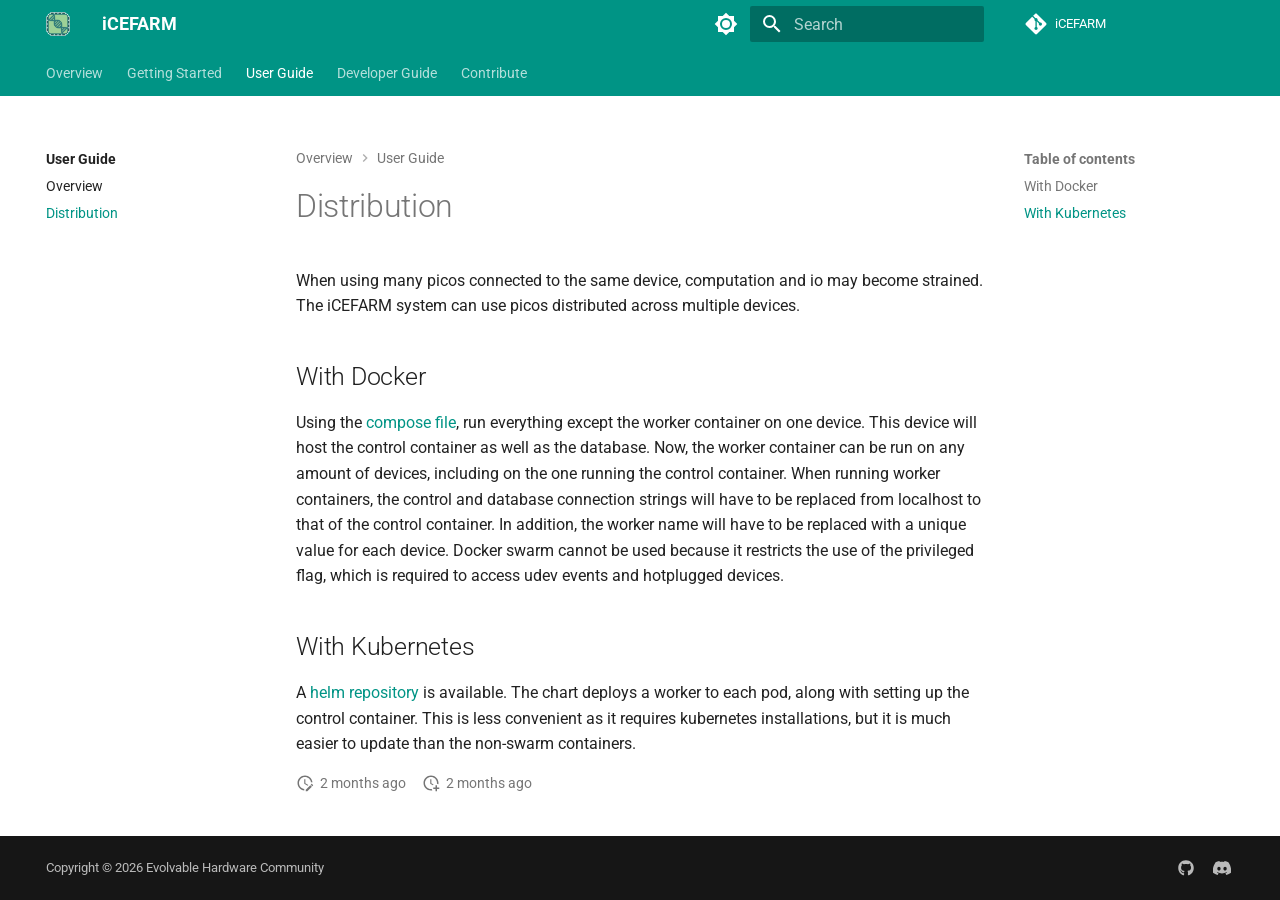
<file: User_Guide/distribution/index.html>
<!doctype html><html lang=en class=no-js> <head><meta charset=utf-8><meta name=viewport content="width=device-width,initial-scale=1"><meta name=description content="A tool to run evolution experiments on multiple ice40 FPGAs. (Currently only support pico2ice boards.)"><meta name=author content="Evolvable Hardware Community"><link href=../overview/ rel=prev><link href=../../Developer_Guide/ rel=next><link rel=icon href=../../assets/favicon.png><meta name=generator content="mkdocs-1.6.1, mkdocs-material-9.7.7"><title>Distribution - iCEFARM</title><link rel=stylesheet href=../../assets/stylesheets/main.ec1eaa64.min.css><link rel=stylesheet href=../../assets/stylesheets/palette.ab4e12ef.min.css><link rel=preconnect href=https://fonts.gstatic.com crossorigin><link rel=stylesheet href="https://fonts.googleapis.com/css?family=Roboto:300,300i,400,400i,700,700i%7CRoboto+Mono:400,400i,700,700i&display=fallback"><style>:root{--md-text-font:"Roboto";--md-code-font:"Roboto Mono"}</style><link rel=stylesheet href=../../css/timeago.css><link rel=stylesheet href=../../stylesheets/extra.css><script>__md_scope=new URL("../..",location),__md_hash=e=>[...e].reduce(((e,_)=>(e<<5)-e+_.charCodeAt(0)),0),__md_get=(e,_=localStorage,t=__md_scope)=>JSON.parse(_.getItem(t.pathname+"."+e)),__md_set=(e,_,t=localStorage,a=__md_scope)=>{try{t.setItem(a.pathname+"."+e,JSON.stringify(_))}catch(e){}}</script></head> <body dir=ltr data-md-color-scheme=default data-md-color-primary=teal data-md-color-accent=teal> <input class=md-toggle data-md-toggle=drawer type=checkbox id=__drawer autocomplete=off> <input class=md-toggle data-md-toggle=search type=checkbox id=__search autocomplete=off> <label class=md-overlay for=__drawer></label> <div data-md-component=skip> <a href=#distribution class=md-skip> Skip to content </a> </div> <div data-md-component=announce> </div> <header class=md-header data-md-component=header> <nav class="md-header__inner md-grid" aria-label=Header> <a href=../.. title=iCEFARM class="md-header__button md-logo" aria-label=iCEFARM data-md-component=logo> <img src=../../assets/favicon.png alt=logo> </a> <label class="md-header__button md-icon" for=__drawer> <svg xmlns=http://www.w3.org/2000/svg viewbox="0 0 24 24"><path d="M3 6h18v2H3zm0 5h18v2H3zm0 5h18v2H3z"/></svg> </label> <div class=md-header__title data-md-component=header-title> <div class=md-header__ellipsis> <div class=md-header__topic> <span class=md-ellipsis> iCEFARM </span> </div> <div class=md-header__topic data-md-component=header-topic> <span class=md-ellipsis> Distribution </span> </div> </div> </div> <form class=md-header__option data-md-component=palette> <input class=md-option data-md-color-media data-md-color-scheme=default data-md-color-primary=teal data-md-color-accent=teal aria-label="Switch to dark mode" type=radio name=__palette id=__palette_0> <label class="md-header__button md-icon" title="Switch to dark mode" for=__palette_1 hidden> <svg xmlns=http://www.w3.org/2000/svg viewbox="0 0 24 24"><path d="M12 8a4 4 0 0 0-4 4 4 4 0 0 0 4 4 4 4 0 0 0 4-4 4 4 0 0 0-4-4m0 10a6 6 0 0 1-6-6 6 6 0 0 1 6-6 6 6 0 0 1 6 6 6 6 0 0 1-6 6m8-9.31V4h-4.69L12 .69 8.69 4H4v4.69L.69 12 4 15.31V20h4.69L12 23.31 15.31 20H20v-4.69L23.31 12z"/></svg> </label> <input class=md-option data-md-color-media data-md-color-scheme=slate data-md-color-primary=teal data-md-color-accent=teal aria-label="Switch to light mode" type=radio name=__palette id=__palette_1> <label class="md-header__button md-icon" title="Switch to light mode" for=__palette_0 hidden> <svg xmlns=http://www.w3.org/2000/svg viewbox="0 0 24 24"><path d="M12 18c-.89 0-1.74-.2-2.5-.55C11.56 16.5 13 14.42 13 12s-1.44-4.5-3.5-5.45C10.26 6.2 11.11 6 12 6a6 6 0 0 1 6 6 6 6 0 0 1-6 6m8-9.31V4h-4.69L12 .69 8.69 4H4v4.69L.69 12 4 15.31V20h4.69L12 23.31 15.31 20H20v-4.69L23.31 12z"/></svg> </label> </form> <script>var palette=__md_get("__palette");if(palette&&palette.color){if("(prefers-color-scheme)"===palette.color.media){var media=matchMedia("(prefers-color-scheme: light)"),input=document.querySelector(media.matches?"[data-md-color-media='(prefers-color-scheme: light)']":"[data-md-color-media='(prefers-color-scheme: dark)']");palette.color.media=input.getAttribute("data-md-color-media"),palette.color.scheme=input.getAttribute("data-md-color-scheme"),palette.color.primary=input.getAttribute("data-md-color-primary"),palette.color.accent=input.getAttribute("data-md-color-accent")}for(var[key,value]of Object.entries(palette.color))document.body.setAttribute("data-md-color-"+key,value)}</script> <label class="md-header__button md-icon" for=__search> <svg xmlns=http://www.w3.org/2000/svg viewbox="0 0 24 24"><path d="M9.5 3A6.5 6.5 0 0 1 16 9.5c0 1.61-.59 3.09-1.56 4.23l.27.27h.79l5 5-1.5 1.5-5-5v-.79l-.27-.27A6.52 6.52 0 0 1 9.5 16 6.5 6.5 0 0 1 3 9.5 6.5 6.5 0 0 1 9.5 3m0 2C7 5 5 7 5 9.5S7 14 9.5 14 14 12 14 9.5 12 5 9.5 5"/></svg> </label> <div class=md-search data-md-component=search role=dialog> <label class=md-search__overlay for=__search></label> <div class=md-search__inner role=search> <form class=md-search__form name=search> <input type=text class=md-search__input name=query aria-label=Search placeholder=Search autocapitalize=off autocorrect=off autocomplete=off spellcheck=false data-md-component=search-query required> <label class="md-search__icon md-icon" for=__search> <svg xmlns=http://www.w3.org/2000/svg viewbox="0 0 24 24"><path d="M9.5 3A6.5 6.5 0 0 1 16 9.5c0 1.61-.59 3.09-1.56 4.23l.27.27h.79l5 5-1.5 1.5-5-5v-.79l-.27-.27A6.52 6.52 0 0 1 9.5 16 6.5 6.5 0 0 1 3 9.5 6.5 6.5 0 0 1 9.5 3m0 2C7 5 5 7 5 9.5S7 14 9.5 14 14 12 14 9.5 12 5 9.5 5"/></svg> <svg xmlns=http://www.w3.org/2000/svg viewbox="0 0 24 24"><path d="M20 11v2H8l5.5 5.5-1.42 1.42L4.16 12l7.92-7.92L13.5 5.5 8 11z"/></svg> </label> <nav class=md-search__options aria-label=Search> <a href=javascript:void(0) class="md-search__icon md-icon" title=Share aria-label=Share data-clipboard data-clipboard-text data-md-component=search-share tabindex=-1> <svg xmlns=http://www.w3.org/2000/svg viewbox="0 0 24 24"><path d="M18 16.08c-.76 0-1.44.3-1.96.77L8.91 12.7c.05-.23.09-.46.09-.7s-.04-.47-.09-.7l7.05-4.11c.54.5 1.25.81 2.04.81a3 3 0 0 0 3-3 3 3 0 0 0-3-3 3 3 0 0 0-3 3c0 .24.04.47.09.7L8.04 9.81C7.5 9.31 6.79 9 6 9a3 3 0 0 0-3 3 3 3 0 0 0 3 3c.79 0 1.5-.31 2.04-.81l7.12 4.15c-.05.21-.08.43-.08.66 0 1.61 1.31 2.91 2.92 2.91s2.92-1.3 2.92-2.91A2.92 2.92 0 0 0 18 16.08"/></svg> </a> <button type=reset class="md-search__icon md-icon" title=Clear aria-label=Clear tabindex=-1> <svg xmlns=http://www.w3.org/2000/svg viewbox="0 0 24 24"><path d="M19 6.41 17.59 5 12 10.59 6.41 5 5 6.41 10.59 12 5 17.59 6.41 19 12 13.41 17.59 19 19 17.59 13.41 12z"/></svg> </button> </nav> <div class=md-search__suggest data-md-component=search-suggest></div> </form> <div class=md-search__output> <div class=md-search__scrollwrap tabindex=0 data-md-scrollfix> <div class=md-search-result data-md-component=search-result> <div class=md-search-result__meta> Initializing search </div> <ol class=md-search-result__list role=presentation></ol> </div> </div> </div> </div> </div> <div class=md-header__source> <a href=https://github.com/evolvablehardware/iCEFARM title="Go to repository" class=md-source data-md-component=source> <div class="md-source__icon md-icon"> <svg xmlns=http://www.w3.org/2000/svg viewbox="0 0 448 512"><!-- Font Awesome Free 7.1.0 by @fontawesome - https://fontawesome.com License - https://fontawesome.com/license/free (Icons: CC BY 4.0, Fonts: SIL OFL 1.1, Code: MIT License) Copyright 2025 Fonticons, Inc.--><path d="M439.6 236.1 244 40.5c-5.4-5.5-12.8-8.5-20.4-8.5s-15 3-20.4 8.4L162.5 81l51.5 51.5c27.1-9.1 52.7 16.8 43.4 43.7l49.7 49.7c34.2-11.8 61.2 31 35.5 56.7-26.5 26.5-70.2-2.9-56-37.3L240.3 199v121.9c25.3 12.5 22.3 41.8 9.1 55-6.4 6.4-15.2 10.1-24.3 10.1s-17.8-3.6-24.3-10.1c-17.6-17.6-11.1-46.9 11.2-56v-123c-20.8-8.5-24.6-30.7-18.6-45L142.6 101 8.5 235.1C3 240.6 0 247.9 0 255.5s3 15 8.5 20.4l195.6 195.7c5.4 5.4 12.7 8.4 20.4 8.4s15-3 20.4-8.4l194.7-194.7c5.4-5.4 8.4-12.8 8.4-20.4s-3-15-8.4-20.4"/></svg> </div> <div class=md-source__repository> iCEFARM </div> </a> </div> </nav> </header> <div class=md-container data-md-component=container> <nav class=md-tabs aria-label=Tabs data-md-component=tabs> <div class=md-grid> <ul class=md-tabs__list> <li class=md-tabs__item> <a href=../.. class=md-tabs__link> Overview </a> </li> <li class=md-tabs__item> <a href=../../getting_started/ class=md-tabs__link> Getting Started </a> </li> <li class="md-tabs__item md-tabs__item--active"> <a href=../ class=md-tabs__link> User Guide </a> </li> <li class=md-tabs__item> <a href=../../Developer_Guide/ class=md-tabs__link> Developer Guide </a> </li> <li class=md-tabs__item> <a href=../../Contributing/ class=md-tabs__link> Contribute </a> </li> </ul> </div> </nav> <main class=md-main data-md-component=main> <div class="md-main__inner md-grid"> <div class="md-sidebar md-sidebar--primary" data-md-component=sidebar data-md-type=navigation> <div class=md-sidebar__scrollwrap> <div class=md-sidebar__inner> <nav class="md-nav md-nav--primary md-nav--lifted" aria-label=Navigation data-md-level=0> <label class=md-nav__title for=__drawer> <a href=../.. title=iCEFARM class="md-nav__button md-logo" aria-label=iCEFARM data-md-component=logo> <img src=../../assets/favicon.png alt=logo> </a> iCEFARM </label> <div class=md-nav__source> <a href=https://github.com/evolvablehardware/iCEFARM title="Go to repository" class=md-source data-md-component=source> <div class="md-source__icon md-icon"> <svg xmlns=http://www.w3.org/2000/svg viewbox="0 0 448 512"><!-- Font Awesome Free 7.1.0 by @fontawesome - https://fontawesome.com License - https://fontawesome.com/license/free (Icons: CC BY 4.0, Fonts: SIL OFL 1.1, Code: MIT License) Copyright 2025 Fonticons, Inc.--><path d="M439.6 236.1 244 40.5c-5.4-5.5-12.8-8.5-20.4-8.5s-15 3-20.4 8.4L162.5 81l51.5 51.5c27.1-9.1 52.7 16.8 43.4 43.7l49.7 49.7c34.2-11.8 61.2 31 35.5 56.7-26.5 26.5-70.2-2.9-56-37.3L240.3 199v121.9c25.3 12.5 22.3 41.8 9.1 55-6.4 6.4-15.2 10.1-24.3 10.1s-17.8-3.6-24.3-10.1c-17.6-17.6-11.1-46.9 11.2-56v-123c-20.8-8.5-24.6-30.7-18.6-45L142.6 101 8.5 235.1C3 240.6 0 247.9 0 255.5s3 15 8.5 20.4l195.6 195.7c5.4 5.4 12.7 8.4 20.4 8.4s15-3 20.4-8.4l194.7-194.7c5.4-5.4 8.4-12.8 8.4-20.4s-3-15-8.4-20.4"/></svg> </div> <div class=md-source__repository> iCEFARM </div> </a> </div> <ul class=md-nav__list data-md-scrollfix> <li class=md-nav__item> <a href=../.. class=md-nav__link> <span class=md-ellipsis> Overview </span> </a> </li> <li class=md-nav__item> <a href=../../getting_started/ class=md-nav__link> <span class=md-ellipsis> Getting Started </span> </a> </li> <li class="md-nav__item md-nav__item--active md-nav__item--section md-nav__item--nested"> <input class="md-nav__toggle md-toggle " type=checkbox id=__nav_3 checked> <div class="md-nav__link md-nav__container"> <a href=../ class="md-nav__link "> <span class=md-ellipsis> User Guide </span> </a> <label class="md-nav__link " for=__nav_3 id=__nav_3_label tabindex> <span class="md-nav__icon md-icon"></span> </label> </div> <nav class=md-nav data-md-level=1 aria-labelledby=__nav_3_label aria-expanded=true> <label class=md-nav__title for=__nav_3> <span class="md-nav__icon md-icon"></span> User Guide </label> <ul class=md-nav__list data-md-scrollfix> <li class=md-nav__item> <a href=../overview/ class=md-nav__link> <span class=md-ellipsis> Overview </span> </a> </li> <li class="md-nav__item md-nav__item--active"> <input class="md-nav__toggle md-toggle" type=checkbox id=__toc> <label class="md-nav__link md-nav__link--active" for=__toc> <span class=md-ellipsis> Distribution </span> <span class="md-nav__icon md-icon"></span> </label> <a href=./ class="md-nav__link md-nav__link--active"> <span class=md-ellipsis> Distribution </span> </a> <nav class="md-nav md-nav--secondary" aria-label="Table of contents"> <label class=md-nav__title for=__toc> <span class="md-nav__icon md-icon"></span> Table of contents </label> <ul class=md-nav__list data-md-component=toc data-md-scrollfix> <li class=md-nav__item> <a href=#with-docker class=md-nav__link> <span class=md-ellipsis> With Docker </span> </a> </li> <li class=md-nav__item> <a href=#with-kubernetes class=md-nav__link> <span class=md-ellipsis> With Kubernetes </span> </a> </li> </ul> </nav> </li> </ul> </nav> </li> <li class="md-nav__item md-nav__item--nested"> <input class="md-nav__toggle md-toggle " type=checkbox id=__nav_4> <div class="md-nav__link md-nav__container"> <a href=../../Developer_Guide/ class="md-nav__link "> <span class=md-ellipsis> Developer Guide </span> </a> <label class="md-nav__link " for=__nav_4 id=__nav_4_label tabindex=0> <span class="md-nav__icon md-icon"></span> </label> </div> <nav class=md-nav data-md-level=1 aria-labelledby=__nav_4_label aria-expanded=false> <label class=md-nav__title for=__nav_4> <span class="md-nav__icon md-icon"></span> Developer Guide </label> <ul class=md-nav__list data-md-scrollfix> <li class=md-nav__item> <a href=../../Developer_Guide/development_setup/ class=md-nav__link> <span class=md-ellipsis> Local Development Setup </span> </a> </li> <li class=md-nav__item> <a href=../../Developer_Guide/communication/ class=md-nav__link> <span class=md-ellipsis> Communication Protocol </span> </a> </li> <li class=md-nav__item> <a href=../../Developer_Guide/states/ class=md-nav__link> <span class=md-ellipsis> Device State Information </span> </a> </li> <li class="md-nav__item md-nav__item--nested"> <input class="md-nav__toggle md-toggle " type=checkbox id=__nav_4_5> <div class="md-nav__link md-nav__container"> <a href=../../Developer_Guide/API/ class="md-nav__link "> <span class=md-ellipsis> API </span> </a> </div> <nav class=md-nav data-md-level=2 aria-labelledby=__nav_4_5_label aria-expanded=false> <label class=md-nav__title for=__nav_4_5> <span class="md-nav__icon md-icon"></span> API </label> <ul class=md-nav__list data-md-scrollfix> </ul> </nav> </li> </ul> </nav> </li> <li class="md-nav__item md-nav__item--nested"> <input class="md-nav__toggle md-toggle " type=checkbox id=__nav_5> <div class="md-nav__link md-nav__container"> <a href=../../Contributing/ class="md-nav__link "> <span class=md-ellipsis> Contribute </span> </a> <label class="md-nav__link " for=__nav_5 id=__nav_5_label tabindex=0> <span class="md-nav__icon md-icon"></span> </label> </div> <nav class=md-nav data-md-level=1 aria-labelledby=__nav_5_label aria-expanded=false> <label class=md-nav__title for=__nav_5> <span class="md-nav__icon md-icon"></span> Contribute </label> <ul class=md-nav__list data-md-scrollfix> <li class=md-nav__item> <a href=../../Contributing/editing_website/ class=md-nav__link> <span class=md-ellipsis> Editing This Website </span> </a> </li> </ul> </nav> </li> </ul> </nav> </div> </div> </div> <div class="md-sidebar md-sidebar--secondary" data-md-component=sidebar data-md-type=toc> <div class=md-sidebar__scrollwrap> <div class=md-sidebar__inner> <nav class="md-nav md-nav--secondary" aria-label="Table of contents"> <label class=md-nav__title for=__toc> <span class="md-nav__icon md-icon"></span> Table of contents </label> <ul class=md-nav__list data-md-component=toc data-md-scrollfix> <li class=md-nav__item> <a href=#with-docker class=md-nav__link> <span class=md-ellipsis> With Docker </span> </a> </li> <li class=md-nav__item> <a href=#with-kubernetes class=md-nav__link> <span class=md-ellipsis> With Kubernetes </span> </a> </li> </ul> </nav> </div> </div> </div> <div class=md-content data-md-component=content> <nav class=md-path aria-label=Navigation> <ol class=md-path__list> <li class=md-path__item> <a href=../.. class=md-path__link> <span class=md-ellipsis> Overview </span> </a> </li> <li class=md-path__item> <a href=../ class=md-path__link> <span class=md-ellipsis> User Guide </span> </a> </li> </ol> </nav> <article class="md-content__inner md-typeset"> <h1 id=distribution>Distribution<a class=headerlink href=#distribution title="Permanent link">&para;</a></h1> <p>When using many picos connected to the same device, computation and io may become strained. The iCEFARM system can use picos distributed across multiple devices.</p> <h2 id=with-docker>With Docker<a class=headerlink href=#with-docker title="Permanent link">&para;</a></h2> <p>Using the <a href=../docker/compose.yml>compose file</a>, run everything except the worker container on one device. This device will host the control container as well as the database. Now, the worker container can be run on any amount of devices, including on the one running the control container. When running worker containers, the control and database connection strings will have to be replaced from localhost to that of the control container. In addition, the worker name will have to be replaced with a unique value for each device. Docker swarm cannot be used because it restricts the use of the privileged flag, which is required to access udev events and hotplugged devices.</p> <h2 id=with-kubernetes>With Kubernetes<a class=headerlink href=#with-kubernetes title="Permanent link">&para;</a></h2> <p>A <a href=https://github.com/evolvablehardware/iCEFARM-helm>helm repository</a> is available. The chart deploys a worker to each pod, along with setting up the control container. This is less convenient as it requires kubernetes installations, but it is much easier to update than the non-swarm containers.</p> <aside class=md-source-file> <span class=md-source-file__fact> <span class=md-icon title="Last update"> <svg xmlns=http://www.w3.org/2000/svg viewbox="0 0 24 24"><path d="M21 13.1c-.1 0-.3.1-.4.2l-1 1 2.1 2.1 1-1c.2-.2.2-.6 0-.8l-1.3-1.3c-.1-.1-.2-.2-.4-.2m-1.9 1.8-6.1 6V23h2.1l6.1-6.1zM12.5 7v5.2l4 2.4-1 1L11 13V7zM11 21.9c-5.1-.5-9-4.8-9-9.9C2 6.5 6.5 2 12 2c5.3 0 9.6 4.1 10 9.3-.3-.1-.6-.2-1-.2s-.7.1-1 .2C19.6 7.2 16.2 4 12 4c-4.4 0-8 3.6-8 8 0 4.1 3.1 7.5 7.1 7.9l-.1.2z"/></svg> </span> <span class="git-revision-date-localized-plugin git-revision-date-localized-plugin-timeago" title="September 21, 2026 18:52:41 UTC"><span class=timeago datetime=2026-09-21T18:52:41+00:00 locale=en></span></span><span class="git-revision-date-localized-plugin git-revision-date-localized-plugin-iso_date" title="September 21, 2026 18:52:41 UTC">2026-09-21</span> </span> <span class=md-source-file__fact> <span class=md-icon title=Created> <svg xmlns=http://www.w3.org/2000/svg viewbox="0 0 24 24"><path d="M14.47 15.08 11 13V7h1.5v5.25l3.08 1.83c-.41.28-.79.62-1.11 1m-1.39 4.84c-.36.05-.71.08-1.08.08-4.42 0-8-3.58-8-8s3.58-8 8-8 8 3.58 8 8c0 .37-.03.72-.08 1.08.69.1 1.33.32 1.92.64.1-.56.16-1.13.16-1.72 0-5.5-4.5-10-10-10S2 6.5 2 12s4.47 10 10 10c.59 0 1.16-.06 1.72-.16-.32-.59-.54-1.23-.64-1.92M18 15v3h-3v2h3v3h2v-3h3v-2h-3v-3z"/></svg> </span> <span class="git-revision-date-localized-plugin git-revision-date-localized-plugin-timeago" title="September 21, 2026 18:52:41 UTC"><span class=timeago datetime=2026-09-21T18:52:41+00:00 locale=en></span></span><span class="git-revision-date-localized-plugin git-revision-date-localized-plugin-iso_date" title="September 21, 2026 18:52:41 UTC">2026-09-21</span> </span> </aside> </article> </div> <script>var tabs=__md_get("__tabs");if(Array.isArray(tabs))e:for(var set of document.querySelectorAll(".tabbed-set")){var labels=set.querySelector(".tabbed-labels");for(var tab of tabs)for(var label of labels.getElementsByTagName("label"))if(label.innerText.trim()===tab){var input=document.getElementById(label.htmlFor);input.checked=!0;continue e}}</script> <script>var target=document.getElementById(location.hash.slice(1));target&&target.name&&(target.checked=target.name.startsWith("__tabbed_"))</script> </div> </main> <footer class=md-footer> <div class="md-footer-meta md-typeset"> <div class="md-footer-meta__inner md-grid"> <div class=md-copyright> <div class=md-copyright__highlight> Copyright &copy; 2026 Evolvable Hardware Community </div> </div> <div class=md-social> <a href=https://github.com/evolvablehardware/iCEFARM target=_blank rel=noopener title="Evolvable Hardware GitHub" class=md-social__link> <svg xmlns=http://www.w3.org/2000/svg viewbox="0 0 512 512"><!-- Font Awesome Free 7.1.0 by @fontawesome - https://fontawesome.com License - https://fontawesome.com/license/free (Icons: CC BY 4.0, Fonts: SIL OFL 1.1, Code: MIT License) Copyright 2025 Fonticons, Inc.--><path d="M173.9 397.4c0 2-2.3 3.6-5.2 3.6-3.3.3-5.6-1.3-5.6-3.6 0-2 2.3-3.6 5.2-3.6 3-.3 5.6 1.3 5.6 3.6m-31.1-4.5c-.7 2 1.3 4.3 4.3 4.9 2.6 1 5.6 0 6.2-2s-1.3-4.3-4.3-5.2c-2.6-.7-5.5.3-6.2 2.3m44.2-1.7c-2.9.7-4.9 2.6-4.6 4.9.3 2 2.9 3.3 5.9 2.6 2.9-.7 4.9-2.6 4.6-4.6-.3-1.9-3-3.2-5.9-2.9M252.8 8C114.1 8 8 113.3 8 252c0 110.9 69.8 205.8 169.5 239.2 12.8 2.3 17.3-5.6 17.3-12.1 0-6.2-.3-40.4-.3-61.4 0 0-70 15-84.7-29.8 0 0-11.4-29.1-27.8-36.6 0 0-22.9-15.7 1.6-15.4 0 0 24.9 2 38.6 25.8 21.9 38.6 58.6 27.5 72.9 20.9 2.3-16 8.8-27.1 16-33.7-55.9-6.2-112.3-14.3-112.3-110.5 0-27.5 7.6-41.3 23.6-58.9-2.6-6.5-11.1-33.3 2.6-67.9 20.9-6.5 69 27 69 27 20-5.6 41.5-8.5 62.8-8.5s42.8 2.9 62.8 8.5c0 0 48.1-33.6 69-27 13.7 34.7 5.2 61.4 2.6 67.9 16 17.7 25.8 31.5 25.8 58.9 0 96.5-58.9 104.2-114.8 110.5 9.2 7.9 17 22.9 17 46.4 0 33.7-.3 75.4-.3 83.6 0 6.5 4.6 14.4 17.3 12.1C436.2 457.8 504 362.9 504 252 504 113.3 391.5 8 252.8 8M105.2 352.9c-1.3 1-1 3.3.7 5.2 1.6 1.6 3.9 2.3 5.2 1 1.3-1 1-3.3-.7-5.2-1.6-1.6-3.9-2.3-5.2-1m-10.8-8.1c-.7 1.3.3 2.9 2.3 3.9 1.6 1 3.6.7 4.3-.7.7-1.3-.3-2.9-2.3-3.9-2-.6-3.6-.3-4.3.7m32.4 35.6c-1.6 1.3-1 4.3 1.3 6.2 2.3 2.3 5.2 2.6 6.5 1 1.3-1.3.7-4.3-1.3-6.2-2.2-2.3-5.2-2.6-6.5-1m-11.4-14.7c-1.6 1-1.6 3.6 0 5.9s4.3 3.3 5.6 2.3c1.6-1.3 1.6-3.9 0-6.2-1.4-2.3-4-3.3-5.6-2"/></svg> </a> <a href=https://discord.gg/q7xKAfKm6m target=_blank rel=noopener title="Join the EHW Discord!" class=md-social__link> <svg xmlns=http://www.w3.org/2000/svg viewbox="0 0 576 512"><!-- Font Awesome Free 7.1.0 by @fontawesome - https://fontawesome.com License - https://fontawesome.com/license/free (Icons: CC BY 4.0, Fonts: SIL OFL 1.1, Code: MIT License) Copyright 2025 Fonticons, Inc.--><path d="M492.5 69.8c-.2-.3-.4-.6-.8-.7-38.1-17.5-78.4-30-119.7-37.1-.4-.1-.8 0-1.1.1s-.6.4-.8.8c-5.5 9.9-10.5 20.2-14.9 30.6-44.6-6.8-89.9-6.8-134.4 0-4.5-10.5-9.5-20.7-15.1-30.6-.2-.3-.5-.6-.8-.8s-.7-.2-1.1-.2C162.5 39 122.2 51.5 84.1 69c-.3.1-.6.4-.8.7C7.1 183.5-13.8 294.6-3.6 404.2c0 .3.1.5.2.8s.3.4.5.6c44.4 32.9 94 58 146.8 74.2.4.1.8.1 1.1 0s.7-.4.9-.7c11.3-15.4 21.4-31.8 30-48.8.1-.2.2-.5.2-.8s0-.5-.1-.8-.2-.5-.4-.6-.4-.3-.7-.4c-15.8-6.1-31.2-13.4-45.9-21.9-.3-.2-.5-.4-.7-.6s-.3-.6-.3-.9 0-.6.2-.9.3-.5.6-.7c3.1-2.3 6.2-4.7 9.1-7.1.3-.2.6-.4.9-.4s.7 0 1 .1c96.2 43.9 200.4 43.9 295.5 0 .3-.1.7-.2 1-.2s.7.2.9.4c2.9 2.4 6 4.9 9.1 7.2.2.2.4.4.6.7s.2.6.2.9-.1.6-.3.9-.4.5-.6.6c-14.7 8.6-30 15.9-45.9 21.8-.2.1-.5.2-.7.4s-.3.4-.4.7-.1.5-.1.8.1.5.2.8c8.8 17 18.8 33.3 30 48.8.2.3.6.6.9.7s.8.1 1.1 0c52.9-16.2 102.6-41.3 147.1-74.2.2-.2.4-.4.5-.6s.2-.5.2-.8c12.3-126.8-20.5-236.9-86.9-334.5zm-302 267.7c-29 0-52.8-26.6-52.8-59.2s23.4-59.2 52.8-59.2c29.7 0 53.3 26.8 52.8 59.2 0 32.7-23.4 59.2-52.8 59.2m195.4 0c-29 0-52.8-26.6-52.8-59.2s23.4-59.2 52.8-59.2c29.7 0 53.3 26.8 52.8 59.2 0 32.7-23.2 59.2-52.8 59.2"/></svg> </a> </div> </div> </div> </footer> </div> <div class=md-dialog data-md-component=dialog> <div class="md-dialog__inner md-typeset"></div> </div> <script id=__config type=application/json>{"annotate": null, "base": "../..", "features": ["navigation.tabs", "toc.follow", "navigation.indexes", "navigation.instant", "navigation.path", "search.highlight", "search.share", "search.suggest", "content.code.annotate", "content.code.copy", "content.tabs.link"], "search": "../../assets/javascripts/workers/search.2c215733.min.js", "tags": null, "translations": {"clipboard.copied": "Copied to clipboard", "clipboard.copy": "Copy to clipboard", "search.result.more.one": "1 more on this page", "search.result.more.other": "# more on this page", "search.result.none": "No matching documents", "search.result.one": "1 matching document", "search.result.other": "# matching documents", "search.result.placeholder": "Type to start searching", "search.result.term.missing": "Missing", "select.version": "Select version"}, "version": null}</script> <script src=../../assets/javascripts/bundle.d7400e89.min.js></script> <script src=../../js/timeago.min.js></script> <script src=../../js/timeago_mkdocs_material.js></script> </body> </html>
</file>
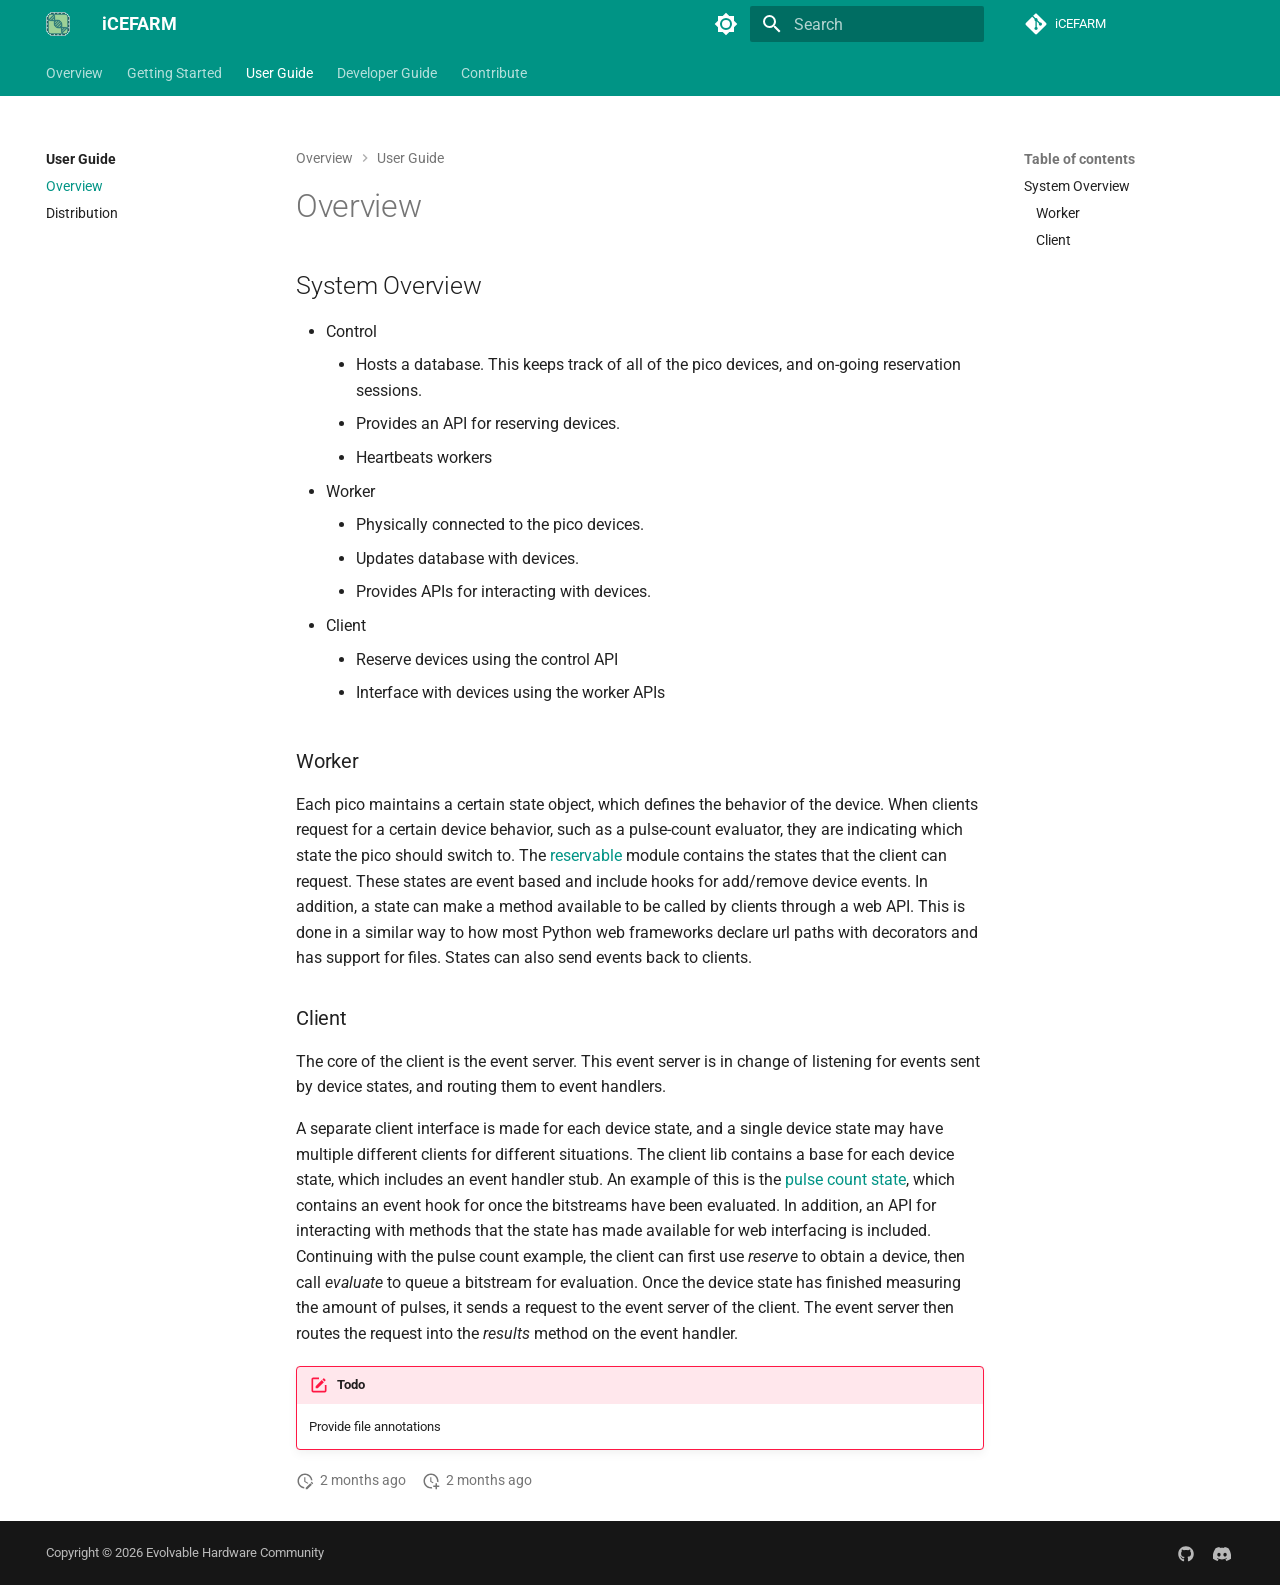
<file: User_Guide/overview/index.html>
<!doctype html><html lang=en class=no-js> <head><meta charset=utf-8><meta name=viewport content="width=device-width,initial-scale=1"><meta name=description content="A tool to run evolution experiments on multiple ice40 FPGAs. (Currently only support pico2ice boards.)"><meta name=author content="Evolvable Hardware Community"><link href=../ rel=prev><link href=../distribution/ rel=next><link rel=icon href=../../assets/favicon.png><meta name=generator content="mkdocs-1.6.1, mkdocs-material-9.7.7"><title>Overview - iCEFARM</title><link rel=stylesheet href=../../assets/stylesheets/main.ec1eaa64.min.css><link rel=stylesheet href=../../assets/stylesheets/palette.ab4e12ef.min.css><link rel=preconnect href=https://fonts.gstatic.com crossorigin><link rel=stylesheet href="https://fonts.googleapis.com/css?family=Roboto:300,300i,400,400i,700,700i%7CRoboto+Mono:400,400i,700,700i&display=fallback"><style>:root{--md-text-font:"Roboto";--md-code-font:"Roboto Mono"}</style><link rel=stylesheet href=../../css/timeago.css><link rel=stylesheet href=../../stylesheets/extra.css><script>__md_scope=new URL("../..",location),__md_hash=e=>[...e].reduce(((e,_)=>(e<<5)-e+_.charCodeAt(0)),0),__md_get=(e,_=localStorage,t=__md_scope)=>JSON.parse(_.getItem(t.pathname+"."+e)),__md_set=(e,_,t=localStorage,a=__md_scope)=>{try{t.setItem(a.pathname+"."+e,JSON.stringify(_))}catch(e){}}</script></head> <body dir=ltr data-md-color-scheme=default data-md-color-primary=teal data-md-color-accent=teal> <input class=md-toggle data-md-toggle=drawer type=checkbox id=__drawer autocomplete=off> <input class=md-toggle data-md-toggle=search type=checkbox id=__search autocomplete=off> <label class=md-overlay for=__drawer></label> <div data-md-component=skip> <a href=#system-overview class=md-skip> Skip to content </a> </div> <div data-md-component=announce> </div> <header class=md-header data-md-component=header> <nav class="md-header__inner md-grid" aria-label=Header> <a href=../.. title=iCEFARM class="md-header__button md-logo" aria-label=iCEFARM data-md-component=logo> <img src=../../assets/favicon.png alt=logo> </a> <label class="md-header__button md-icon" for=__drawer> <svg xmlns=http://www.w3.org/2000/svg viewbox="0 0 24 24"><path d="M3 6h18v2H3zm0 5h18v2H3zm0 5h18v2H3z"/></svg> </label> <div class=md-header__title data-md-component=header-title> <div class=md-header__ellipsis> <div class=md-header__topic> <span class=md-ellipsis> iCEFARM </span> </div> <div class=md-header__topic data-md-component=header-topic> <span class=md-ellipsis> Overview </span> </div> </div> </div> <form class=md-header__option data-md-component=palette> <input class=md-option data-md-color-media data-md-color-scheme=default data-md-color-primary=teal data-md-color-accent=teal aria-label="Switch to dark mode" type=radio name=__palette id=__palette_0> <label class="md-header__button md-icon" title="Switch to dark mode" for=__palette_1 hidden> <svg xmlns=http://www.w3.org/2000/svg viewbox="0 0 24 24"><path d="M12 8a4 4 0 0 0-4 4 4 4 0 0 0 4 4 4 4 0 0 0 4-4 4 4 0 0 0-4-4m0 10a6 6 0 0 1-6-6 6 6 0 0 1 6-6 6 6 0 0 1 6 6 6 6 0 0 1-6 6m8-9.31V4h-4.69L12 .69 8.69 4H4v4.69L.69 12 4 15.31V20h4.69L12 23.31 15.31 20H20v-4.69L23.31 12z"/></svg> </label> <input class=md-option data-md-color-media data-md-color-scheme=slate data-md-color-primary=teal data-md-color-accent=teal aria-label="Switch to light mode" type=radio name=__palette id=__palette_1> <label class="md-header__button md-icon" title="Switch to light mode" for=__palette_0 hidden> <svg xmlns=http://www.w3.org/2000/svg viewbox="0 0 24 24"><path d="M12 18c-.89 0-1.74-.2-2.5-.55C11.56 16.5 13 14.42 13 12s-1.44-4.5-3.5-5.45C10.26 6.2 11.11 6 12 6a6 6 0 0 1 6 6 6 6 0 0 1-6 6m8-9.31V4h-4.69L12 .69 8.69 4H4v4.69L.69 12 4 15.31V20h4.69L12 23.31 15.31 20H20v-4.69L23.31 12z"/></svg> </label> </form> <script>var palette=__md_get("__palette");if(palette&&palette.color){if("(prefers-color-scheme)"===palette.color.media){var media=matchMedia("(prefers-color-scheme: light)"),input=document.querySelector(media.matches?"[data-md-color-media='(prefers-color-scheme: light)']":"[data-md-color-media='(prefers-color-scheme: dark)']");palette.color.media=input.getAttribute("data-md-color-media"),palette.color.scheme=input.getAttribute("data-md-color-scheme"),palette.color.primary=input.getAttribute("data-md-color-primary"),palette.color.accent=input.getAttribute("data-md-color-accent")}for(var[key,value]of Object.entries(palette.color))document.body.setAttribute("data-md-color-"+key,value)}</script> <label class="md-header__button md-icon" for=__search> <svg xmlns=http://www.w3.org/2000/svg viewbox="0 0 24 24"><path d="M9.5 3A6.5 6.5 0 0 1 16 9.5c0 1.61-.59 3.09-1.56 4.23l.27.27h.79l5 5-1.5 1.5-5-5v-.79l-.27-.27A6.52 6.52 0 0 1 9.5 16 6.5 6.5 0 0 1 3 9.5 6.5 6.5 0 0 1 9.5 3m0 2C7 5 5 7 5 9.5S7 14 9.5 14 14 12 14 9.5 12 5 9.5 5"/></svg> </label> <div class=md-search data-md-component=search role=dialog> <label class=md-search__overlay for=__search></label> <div class=md-search__inner role=search> <form class=md-search__form name=search> <input type=text class=md-search__input name=query aria-label=Search placeholder=Search autocapitalize=off autocorrect=off autocomplete=off spellcheck=false data-md-component=search-query required> <label class="md-search__icon md-icon" for=__search> <svg xmlns=http://www.w3.org/2000/svg viewbox="0 0 24 24"><path d="M9.5 3A6.5 6.5 0 0 1 16 9.5c0 1.61-.59 3.09-1.56 4.23l.27.27h.79l5 5-1.5 1.5-5-5v-.79l-.27-.27A6.52 6.52 0 0 1 9.5 16 6.5 6.5 0 0 1 3 9.5 6.5 6.5 0 0 1 9.5 3m0 2C7 5 5 7 5 9.5S7 14 9.5 14 14 12 14 9.5 12 5 9.5 5"/></svg> <svg xmlns=http://www.w3.org/2000/svg viewbox="0 0 24 24"><path d="M20 11v2H8l5.5 5.5-1.42 1.42L4.16 12l7.92-7.92L13.5 5.5 8 11z"/></svg> </label> <nav class=md-search__options aria-label=Search> <a href=javascript:void(0) class="md-search__icon md-icon" title=Share aria-label=Share data-clipboard data-clipboard-text data-md-component=search-share tabindex=-1> <svg xmlns=http://www.w3.org/2000/svg viewbox="0 0 24 24"><path d="M18 16.08c-.76 0-1.44.3-1.96.77L8.91 12.7c.05-.23.09-.46.09-.7s-.04-.47-.09-.7l7.05-4.11c.54.5 1.25.81 2.04.81a3 3 0 0 0 3-3 3 3 0 0 0-3-3 3 3 0 0 0-3 3c0 .24.04.47.09.7L8.04 9.81C7.5 9.31 6.79 9 6 9a3 3 0 0 0-3 3 3 3 0 0 0 3 3c.79 0 1.5-.31 2.04-.81l7.12 4.15c-.05.21-.08.43-.08.66 0 1.61 1.31 2.91 2.92 2.91s2.92-1.3 2.92-2.91A2.92 2.92 0 0 0 18 16.08"/></svg> </a> <button type=reset class="md-search__icon md-icon" title=Clear aria-label=Clear tabindex=-1> <svg xmlns=http://www.w3.org/2000/svg viewbox="0 0 24 24"><path d="M19 6.41 17.59 5 12 10.59 6.41 5 5 6.41 10.59 12 5 17.59 6.41 19 12 13.41 17.59 19 19 17.59 13.41 12z"/></svg> </button> </nav> <div class=md-search__suggest data-md-component=search-suggest></div> </form> <div class=md-search__output> <div class=md-search__scrollwrap tabindex=0 data-md-scrollfix> <div class=md-search-result data-md-component=search-result> <div class=md-search-result__meta> Initializing search </div> <ol class=md-search-result__list role=presentation></ol> </div> </div> </div> </div> </div> <div class=md-header__source> <a href=https://github.com/evolvablehardware/iCEFARM title="Go to repository" class=md-source data-md-component=source> <div class="md-source__icon md-icon"> <svg xmlns=http://www.w3.org/2000/svg viewbox="0 0 448 512"><!-- Font Awesome Free 7.1.0 by @fontawesome - https://fontawesome.com License - https://fontawesome.com/license/free (Icons: CC BY 4.0, Fonts: SIL OFL 1.1, Code: MIT License) Copyright 2025 Fonticons, Inc.--><path d="M439.6 236.1 244 40.5c-5.4-5.5-12.8-8.5-20.4-8.5s-15 3-20.4 8.4L162.5 81l51.5 51.5c27.1-9.1 52.7 16.8 43.4 43.7l49.7 49.7c34.2-11.8 61.2 31 35.5 56.7-26.5 26.5-70.2-2.9-56-37.3L240.3 199v121.9c25.3 12.5 22.3 41.8 9.1 55-6.4 6.4-15.2 10.1-24.3 10.1s-17.8-3.6-24.3-10.1c-17.6-17.6-11.1-46.9 11.2-56v-123c-20.8-8.5-24.6-30.7-18.6-45L142.6 101 8.5 235.1C3 240.6 0 247.9 0 255.5s3 15 8.5 20.4l195.6 195.7c5.4 5.4 12.7 8.4 20.4 8.4s15-3 20.4-8.4l194.7-194.7c5.4-5.4 8.4-12.8 8.4-20.4s-3-15-8.4-20.4"/></svg> </div> <div class=md-source__repository> iCEFARM </div> </a> </div> </nav> </header> <div class=md-container data-md-component=container> <nav class=md-tabs aria-label=Tabs data-md-component=tabs> <div class=md-grid> <ul class=md-tabs__list> <li class=md-tabs__item> <a href=../.. class=md-tabs__link> Overview </a> </li> <li class=md-tabs__item> <a href=../../getting_started/ class=md-tabs__link> Getting Started </a> </li> <li class="md-tabs__item md-tabs__item--active"> <a href=../ class=md-tabs__link> User Guide </a> </li> <li class=md-tabs__item> <a href=../../Developer_Guide/ class=md-tabs__link> Developer Guide </a> </li> <li class=md-tabs__item> <a href=../../Contributing/ class=md-tabs__link> Contribute </a> </li> </ul> </div> </nav> <main class=md-main data-md-component=main> <div class="md-main__inner md-grid"> <div class="md-sidebar md-sidebar--primary" data-md-component=sidebar data-md-type=navigation> <div class=md-sidebar__scrollwrap> <div class=md-sidebar__inner> <nav class="md-nav md-nav--primary md-nav--lifted" aria-label=Navigation data-md-level=0> <label class=md-nav__title for=__drawer> <a href=../.. title=iCEFARM class="md-nav__button md-logo" aria-label=iCEFARM data-md-component=logo> <img src=../../assets/favicon.png alt=logo> </a> iCEFARM </label> <div class=md-nav__source> <a href=https://github.com/evolvablehardware/iCEFARM title="Go to repository" class=md-source data-md-component=source> <div class="md-source__icon md-icon"> <svg xmlns=http://www.w3.org/2000/svg viewbox="0 0 448 512"><!-- Font Awesome Free 7.1.0 by @fontawesome - https://fontawesome.com License - https://fontawesome.com/license/free (Icons: CC BY 4.0, Fonts: SIL OFL 1.1, Code: MIT License) Copyright 2025 Fonticons, Inc.--><path d="M439.6 236.1 244 40.5c-5.4-5.5-12.8-8.5-20.4-8.5s-15 3-20.4 8.4L162.5 81l51.5 51.5c27.1-9.1 52.7 16.8 43.4 43.7l49.7 49.7c34.2-11.8 61.2 31 35.5 56.7-26.5 26.5-70.2-2.9-56-37.3L240.3 199v121.9c25.3 12.5 22.3 41.8 9.1 55-6.4 6.4-15.2 10.1-24.3 10.1s-17.8-3.6-24.3-10.1c-17.6-17.6-11.1-46.9 11.2-56v-123c-20.8-8.5-24.6-30.7-18.6-45L142.6 101 8.5 235.1C3 240.6 0 247.9 0 255.5s3 15 8.5 20.4l195.6 195.7c5.4 5.4 12.7 8.4 20.4 8.4s15-3 20.4-8.4l194.7-194.7c5.4-5.4 8.4-12.8 8.4-20.4s-3-15-8.4-20.4"/></svg> </div> <div class=md-source__repository> iCEFARM </div> </a> </div> <ul class=md-nav__list data-md-scrollfix> <li class=md-nav__item> <a href=../.. class=md-nav__link> <span class=md-ellipsis> Overview </span> </a> </li> <li class=md-nav__item> <a href=../../getting_started/ class=md-nav__link> <span class=md-ellipsis> Getting Started </span> </a> </li> <li class="md-nav__item md-nav__item--active md-nav__item--section md-nav__item--nested"> <input class="md-nav__toggle md-toggle " type=checkbox id=__nav_3 checked> <div class="md-nav__link md-nav__container"> <a href=../ class="md-nav__link "> <span class=md-ellipsis> User Guide </span> </a> <label class="md-nav__link " for=__nav_3 id=__nav_3_label tabindex> <span class="md-nav__icon md-icon"></span> </label> </div> <nav class=md-nav data-md-level=1 aria-labelledby=__nav_3_label aria-expanded=true> <label class=md-nav__title for=__nav_3> <span class="md-nav__icon md-icon"></span> User Guide </label> <ul class=md-nav__list data-md-scrollfix> <li class="md-nav__item md-nav__item--active"> <input class="md-nav__toggle md-toggle" type=checkbox id=__toc> <label class="md-nav__link md-nav__link--active" for=__toc> <span class=md-ellipsis> Overview </span> <span class="md-nav__icon md-icon"></span> </label> <a href=./ class="md-nav__link md-nav__link--active"> <span class=md-ellipsis> Overview </span> </a> <nav class="md-nav md-nav--secondary" aria-label="Table of contents"> <label class=md-nav__title for=__toc> <span class="md-nav__icon md-icon"></span> Table of contents </label> <ul class=md-nav__list data-md-component=toc data-md-scrollfix> <li class=md-nav__item> <a href=#system-overview class=md-nav__link> <span class=md-ellipsis> System Overview </span> </a> <nav class=md-nav aria-label="System Overview"> <ul class=md-nav__list> <li class=md-nav__item> <a href=#worker class=md-nav__link> <span class=md-ellipsis> Worker </span> </a> </li> <li class=md-nav__item> <a href=#client class=md-nav__link> <span class=md-ellipsis> Client </span> </a> </li> </ul> </nav> </li> </ul> </nav> </li> <li class=md-nav__item> <a href=../distribution/ class=md-nav__link> <span class=md-ellipsis> Distribution </span> </a> </li> </ul> </nav> </li> <li class="md-nav__item md-nav__item--nested"> <input class="md-nav__toggle md-toggle " type=checkbox id=__nav_4> <div class="md-nav__link md-nav__container"> <a href=../../Developer_Guide/ class="md-nav__link "> <span class=md-ellipsis> Developer Guide </span> </a> <label class="md-nav__link " for=__nav_4 id=__nav_4_label tabindex=0> <span class="md-nav__icon md-icon"></span> </label> </div> <nav class=md-nav data-md-level=1 aria-labelledby=__nav_4_label aria-expanded=false> <label class=md-nav__title for=__nav_4> <span class="md-nav__icon md-icon"></span> Developer Guide </label> <ul class=md-nav__list data-md-scrollfix> <li class=md-nav__item> <a href=../../Developer_Guide/development_setup/ class=md-nav__link> <span class=md-ellipsis> Local Development Setup </span> </a> </li> <li class=md-nav__item> <a href=../../Developer_Guide/communication/ class=md-nav__link> <span class=md-ellipsis> Communication Protocol </span> </a> </li> <li class=md-nav__item> <a href=../../Developer_Guide/states/ class=md-nav__link> <span class=md-ellipsis> Device State Information </span> </a> </li> <li class="md-nav__item md-nav__item--nested"> <input class="md-nav__toggle md-toggle " type=checkbox id=__nav_4_5> <div class="md-nav__link md-nav__container"> <a href=../../Developer_Guide/API/ class="md-nav__link "> <span class=md-ellipsis> API </span> </a> </div> <nav class=md-nav data-md-level=2 aria-labelledby=__nav_4_5_label aria-expanded=false> <label class=md-nav__title for=__nav_4_5> <span class="md-nav__icon md-icon"></span> API </label> <ul class=md-nav__list data-md-scrollfix> </ul> </nav> </li> </ul> </nav> </li> <li class="md-nav__item md-nav__item--nested"> <input class="md-nav__toggle md-toggle " type=checkbox id=__nav_5> <div class="md-nav__link md-nav__container"> <a href=../../Contributing/ class="md-nav__link "> <span class=md-ellipsis> Contribute </span> </a> <label class="md-nav__link " for=__nav_5 id=__nav_5_label tabindex=0> <span class="md-nav__icon md-icon"></span> </label> </div> <nav class=md-nav data-md-level=1 aria-labelledby=__nav_5_label aria-expanded=false> <label class=md-nav__title for=__nav_5> <span class="md-nav__icon md-icon"></span> Contribute </label> <ul class=md-nav__list data-md-scrollfix> <li class=md-nav__item> <a href=../../Contributing/editing_website/ class=md-nav__link> <span class=md-ellipsis> Editing This Website </span> </a> </li> </ul> </nav> </li> </ul> </nav> </div> </div> </div> <div class="md-sidebar md-sidebar--secondary" data-md-component=sidebar data-md-type=toc> <div class=md-sidebar__scrollwrap> <div class=md-sidebar__inner> <nav class="md-nav md-nav--secondary" aria-label="Table of contents"> <label class=md-nav__title for=__toc> <span class="md-nav__icon md-icon"></span> Table of contents </label> <ul class=md-nav__list data-md-component=toc data-md-scrollfix> <li class=md-nav__item> <a href=#system-overview class=md-nav__link> <span class=md-ellipsis> System Overview </span> </a> <nav class=md-nav aria-label="System Overview"> <ul class=md-nav__list> <li class=md-nav__item> <a href=#worker class=md-nav__link> <span class=md-ellipsis> Worker </span> </a> </li> <li class=md-nav__item> <a href=#client class=md-nav__link> <span class=md-ellipsis> Client </span> </a> </li> </ul> </nav> </li> </ul> </nav> </div> </div> </div> <div class=md-content data-md-component=content> <nav class=md-path aria-label=Navigation> <ol class=md-path__list> <li class=md-path__item> <a href=../.. class=md-path__link> <span class=md-ellipsis> Overview </span> </a> </li> <li class=md-path__item> <a href=../ class=md-path__link> <span class=md-ellipsis> User Guide </span> </a> </li> </ol> </nav> <article class="md-content__inner md-typeset"> <h1>Overview</h1> <h2 id=system-overview>System Overview<a class=headerlink href=#system-overview title="Permanent link">&para;</a></h2> <ul> <li>Control<ul> <li>Hosts a database. This keeps track of all of the pico devices, and on-going reservation sessions.</li> <li>Provides an API for reserving devices.</li> <li>Heartbeats workers</li> </ul> </li> <li>Worker<ul> <li>Physically connected to the pico devices.</li> <li>Updates database with devices.</li> <li>Provides APIs for interacting with devices.</li> </ul> </li> <li>Client<ul> <li>Reserve devices using the control API</li> <li>Interface with devices using the worker APIs</li> </ul> </li> </ul> <h3 id=worker>Worker<a class=headerlink href=#worker title="Permanent link">&para;</a></h3> <p>Each pico maintains a certain state object, which defines the behavior of the device. When clients request for a certain device behavior, such as a pulse-count evaluator, they are indicating which state the pico should switch to. The <a href=./src/icefarm/worker/device/state/reservable/ >reservable</a> module contains the states that the client can request. These states are event based and include hooks for add/remove device events. In addition, a state can make a method available to be called by clients through a web API. This is done in a similar way to how most Python web frameworks declare url paths with decorators and has support for files. States can also send events back to clients.</p> <h3 id=client>Client<a class=headerlink href=#client title="Permanent link">&para;</a></h3> <p>The core of the client is the event server. This event server is in change of listening for events sent by device states, and routing them to event handlers.</p> <p>A separate client interface is made for each device state, and a single device state may have multiple different clients for different situations. The client lib contains a base for each device state, which includes an event handler stub. An example of this is the <a href=./src/icefarm/client/lib/pulsecount.py>pulse count state</a>, which contains an event hook for once the bitstreams have been evaluated. In addition, an API for interacting with methods that the state has made available for web interfacing is included. Continuing with the pulse count example, the client can first use <em>reserve</em> to obtain a device, then call <em>evaluate</em> to queue a bitstream for evaluation. Once the device state has finished measuring the amount of pulses, it sends a request to the event server of the client. The event server then routes the request into the <em>results</em> method on the event handler.</p> <div class="admonition todo"> <p class=admonition-title>Todo</p> <p>Provide file annotations</p> </div> <aside class=md-source-file> <span class=md-source-file__fact> <span class=md-icon title="Last update"> <svg xmlns=http://www.w3.org/2000/svg viewbox="0 0 24 24"><path d="M21 13.1c-.1 0-.3.1-.4.2l-1 1 2.1 2.1 1-1c.2-.2.2-.6 0-.8l-1.3-1.3c-.1-.1-.2-.2-.4-.2m-1.9 1.8-6.1 6V23h2.1l6.1-6.1zM12.5 7v5.2l4 2.4-1 1L11 13V7zM11 21.9c-5.1-.5-9-4.8-9-9.9C2 6.5 6.5 2 12 2c5.3 0 9.6 4.1 10 9.3-.3-.1-.6-.2-1-.2s-.7.1-1 .2C19.6 7.2 16.2 4 12 4c-4.4 0-8 3.6-8 8 0 4.1 3.1 7.5 7.1 7.9l-.1.2z"/></svg> </span> <span class="git-revision-date-localized-plugin git-revision-date-localized-plugin-timeago" title="September 21, 2026 18:52:41 UTC"><span class=timeago datetime=2026-09-21T18:52:41+00:00 locale=en></span></span><span class="git-revision-date-localized-plugin git-revision-date-localized-plugin-iso_date" title="September 21, 2026 18:52:41 UTC">2026-09-21</span> </span> <span class=md-source-file__fact> <span class=md-icon title=Created> <svg xmlns=http://www.w3.org/2000/svg viewbox="0 0 24 24"><path d="M14.47 15.08 11 13V7h1.5v5.25l3.08 1.83c-.41.28-.79.62-1.11 1m-1.39 4.84c-.36.05-.71.08-1.08.08-4.42 0-8-3.58-8-8s3.58-8 8-8 8 3.58 8 8c0 .37-.03.72-.08 1.08.69.1 1.33.32 1.92.64.1-.56.16-1.13.16-1.72 0-5.5-4.5-10-10-10S2 6.5 2 12s4.47 10 10 10c.59 0 1.16-.06 1.72-.16-.32-.59-.54-1.23-.64-1.92M18 15v3h-3v2h3v3h2v-3h3v-2h-3v-3z"/></svg> </span> <span class="git-revision-date-localized-plugin git-revision-date-localized-plugin-timeago" title="September 21, 2026 18:52:41 UTC"><span class=timeago datetime=2026-09-21T18:52:41+00:00 locale=en></span></span><span class="git-revision-date-localized-plugin git-revision-date-localized-plugin-iso_date" title="September 21, 2026 18:52:41 UTC">2026-09-21</span> </span> </aside> </article> </div> <script>var tabs=__md_get("__tabs");if(Array.isArray(tabs))e:for(var set of document.querySelectorAll(".tabbed-set")){var labels=set.querySelector(".tabbed-labels");for(var tab of tabs)for(var label of labels.getElementsByTagName("label"))if(label.innerText.trim()===tab){var input=document.getElementById(label.htmlFor);input.checked=!0;continue e}}</script> <script>var target=document.getElementById(location.hash.slice(1));target&&target.name&&(target.checked=target.name.startsWith("__tabbed_"))</script> </div> </main> <footer class=md-footer> <div class="md-footer-meta md-typeset"> <div class="md-footer-meta__inner md-grid"> <div class=md-copyright> <div class=md-copyright__highlight> Copyright &copy; 2026 Evolvable Hardware Community </div> </div> <div class=md-social> <a href=https://github.com/evolvablehardware/iCEFARM target=_blank rel=noopener title="Evolvable Hardware GitHub" class=md-social__link> <svg xmlns=http://www.w3.org/2000/svg viewbox="0 0 512 512"><!-- Font Awesome Free 7.1.0 by @fontawesome - https://fontawesome.com License - https://fontawesome.com/license/free (Icons: CC BY 4.0, Fonts: SIL OFL 1.1, Code: MIT License) Copyright 2025 Fonticons, Inc.--><path d="M173.9 397.4c0 2-2.3 3.6-5.2 3.6-3.3.3-5.6-1.3-5.6-3.6 0-2 2.3-3.6 5.2-3.6 3-.3 5.6 1.3 5.6 3.6m-31.1-4.5c-.7 2 1.3 4.3 4.3 4.9 2.6 1 5.6 0 6.2-2s-1.3-4.3-4.3-5.2c-2.6-.7-5.5.3-6.2 2.3m44.2-1.7c-2.9.7-4.9 2.6-4.6 4.9.3 2 2.9 3.3 5.9 2.6 2.9-.7 4.9-2.6 4.6-4.6-.3-1.9-3-3.2-5.9-2.9M252.8 8C114.1 8 8 113.3 8 252c0 110.9 69.8 205.8 169.5 239.2 12.8 2.3 17.3-5.6 17.3-12.1 0-6.2-.3-40.4-.3-61.4 0 0-70 15-84.7-29.8 0 0-11.4-29.1-27.8-36.6 0 0-22.9-15.7 1.6-15.4 0 0 24.9 2 38.6 25.8 21.9 38.6 58.6 27.5 72.9 20.9 2.3-16 8.8-27.1 16-33.7-55.9-6.2-112.3-14.3-112.3-110.5 0-27.5 7.6-41.3 23.6-58.9-2.6-6.5-11.1-33.3 2.6-67.9 20.9-6.5 69 27 69 27 20-5.6 41.5-8.5 62.8-8.5s42.8 2.9 62.8 8.5c0 0 48.1-33.6 69-27 13.7 34.7 5.2 61.4 2.6 67.9 16 17.7 25.8 31.5 25.8 58.9 0 96.5-58.9 104.2-114.8 110.5 9.2 7.9 17 22.9 17 46.4 0 33.7-.3 75.4-.3 83.6 0 6.5 4.6 14.4 17.3 12.1C436.2 457.8 504 362.9 504 252 504 113.3 391.5 8 252.8 8M105.2 352.9c-1.3 1-1 3.3.7 5.2 1.6 1.6 3.9 2.3 5.2 1 1.3-1 1-3.3-.7-5.2-1.6-1.6-3.9-2.3-5.2-1m-10.8-8.1c-.7 1.3.3 2.9 2.3 3.9 1.6 1 3.6.7 4.3-.7.7-1.3-.3-2.9-2.3-3.9-2-.6-3.6-.3-4.3.7m32.4 35.6c-1.6 1.3-1 4.3 1.3 6.2 2.3 2.3 5.2 2.6 6.5 1 1.3-1.3.7-4.3-1.3-6.2-2.2-2.3-5.2-2.6-6.5-1m-11.4-14.7c-1.6 1-1.6 3.6 0 5.9s4.3 3.3 5.6 2.3c1.6-1.3 1.6-3.9 0-6.2-1.4-2.3-4-3.3-5.6-2"/></svg> </a> <a href=https://discord.gg/q7xKAfKm6m target=_blank rel=noopener title="Join the EHW Discord!" class=md-social__link> <svg xmlns=http://www.w3.org/2000/svg viewbox="0 0 576 512"><!-- Font Awesome Free 7.1.0 by @fontawesome - https://fontawesome.com License - https://fontawesome.com/license/free (Icons: CC BY 4.0, Fonts: SIL OFL 1.1, Code: MIT License) Copyright 2025 Fonticons, Inc.--><path d="M492.5 69.8c-.2-.3-.4-.6-.8-.7-38.1-17.5-78.4-30-119.7-37.1-.4-.1-.8 0-1.1.1s-.6.4-.8.8c-5.5 9.9-10.5 20.2-14.9 30.6-44.6-6.8-89.9-6.8-134.4 0-4.5-10.5-9.5-20.7-15.1-30.6-.2-.3-.5-.6-.8-.8s-.7-.2-1.1-.2C162.5 39 122.2 51.5 84.1 69c-.3.1-.6.4-.8.7C7.1 183.5-13.8 294.6-3.6 404.2c0 .3.1.5.2.8s.3.4.5.6c44.4 32.9 94 58 146.8 74.2.4.1.8.1 1.1 0s.7-.4.9-.7c11.3-15.4 21.4-31.8 30-48.8.1-.2.2-.5.2-.8s0-.5-.1-.8-.2-.5-.4-.6-.4-.3-.7-.4c-15.8-6.1-31.2-13.4-45.9-21.9-.3-.2-.5-.4-.7-.6s-.3-.6-.3-.9 0-.6.2-.9.3-.5.6-.7c3.1-2.3 6.2-4.7 9.1-7.1.3-.2.6-.4.9-.4s.7 0 1 .1c96.2 43.9 200.4 43.9 295.5 0 .3-.1.7-.2 1-.2s.7.2.9.4c2.9 2.4 6 4.9 9.1 7.2.2.2.4.4.6.7s.2.6.2.9-.1.6-.3.9-.4.5-.6.6c-14.7 8.6-30 15.9-45.9 21.8-.2.1-.5.2-.7.4s-.3.4-.4.7-.1.5-.1.8.1.5.2.8c8.8 17 18.8 33.3 30 48.8.2.3.6.6.9.7s.8.1 1.1 0c52.9-16.2 102.6-41.3 147.1-74.2.2-.2.4-.4.5-.6s.2-.5.2-.8c12.3-126.8-20.5-236.9-86.9-334.5zm-302 267.7c-29 0-52.8-26.6-52.8-59.2s23.4-59.2 52.8-59.2c29.7 0 53.3 26.8 52.8 59.2 0 32.7-23.4 59.2-52.8 59.2m195.4 0c-29 0-52.8-26.6-52.8-59.2s23.4-59.2 52.8-59.2c29.7 0 53.3 26.8 52.8 59.2 0 32.7-23.2 59.2-52.8 59.2"/></svg> </a> </div> </div> </div> </footer> </div> <div class=md-dialog data-md-component=dialog> <div class="md-dialog__inner md-typeset"></div> </div> <script id=__config type=application/json>{"annotate": null, "base": "../..", "features": ["navigation.tabs", "toc.follow", "navigation.indexes", "navigation.instant", "navigation.path", "search.highlight", "search.share", "search.suggest", "content.code.annotate", "content.code.copy", "content.tabs.link"], "search": "../../assets/javascripts/workers/search.2c215733.min.js", "tags": null, "translations": {"clipboard.copied": "Copied to clipboard", "clipboard.copy": "Copy to clipboard", "search.result.more.one": "1 more on this page", "search.result.more.other": "# more on this page", "search.result.none": "No matching documents", "search.result.one": "1 matching document", "search.result.other": "# matching documents", "search.result.placeholder": "Type to start searching", "search.result.term.missing": "Missing", "select.version": "Select version"}, "version": null}</script> <script src=../../assets/javascripts/bundle.d7400e89.min.js></script> <script src=../../js/timeago.min.js></script> <script src=../../js/timeago_mkdocs_material.js></script> </body> </html>
</file>
